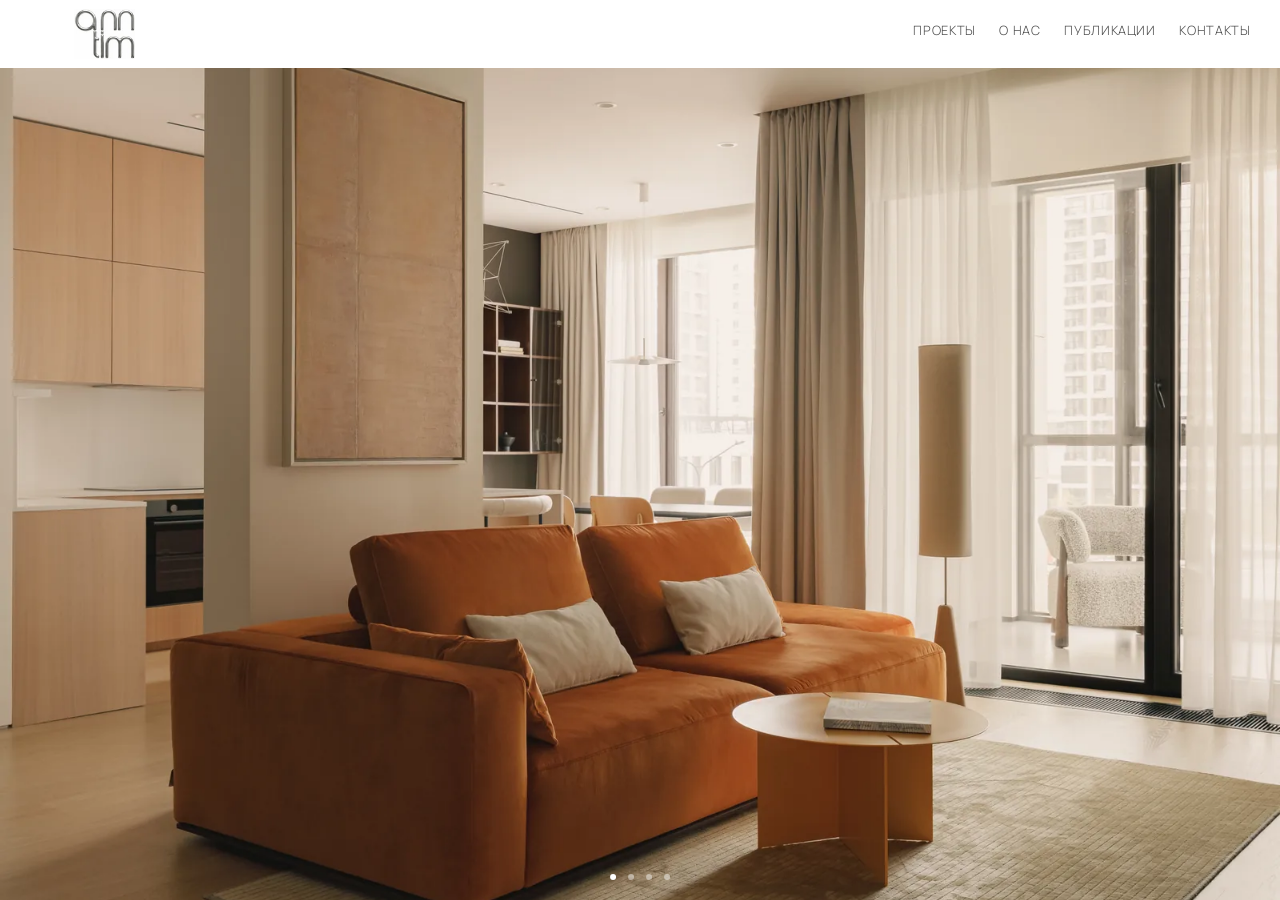
<file: index.html>
<!DOCTYPE html>
<html lang="ru">
<head>
<meta charset="utf-8">
<meta name="viewport" content="width=device-width, initial-scale=1">
<title>ann tim — студия дизайна интерьеров</title>
<meta name="description" content="Студия дизайна интерьеров ann tim: жилые и общественные пространства.">
<meta property="og:title" content="ann tim — студия дизайна интерьеров">
<meta property="og:description" content="Студия дизайна интерьеров ann tim: жилые и общественные пространства.">
<meta property="og:type" content="website">
<meta property="og:site_name" content="ann tim">
<meta property="og:url" content="https://popov-mikhail.github.io/ann-tim-site/">
<meta property="og:image" content="https://popov-mikhail.github.io/ann-tim-site/assets/img/og-cover-v3.jpg">
<meta property="og:image:width" content="1200">
<meta property="og:image:height" content="630">
<meta property="og:image:alt" content="Интерьер и логотип студии ann tim">
<meta name="twitter:card" content="summary_large_image">
<link rel="canonical" href="https://popov-mikhail.github.io/ann-tim-site/">
<link rel="preload" as="image" type="image/webp" media="(max-width: 860px)"
      href="assets/img/mobile/mobile-slide-3-1000.webp"
      imagesrcset="assets/img/mobile/mobile-slide-3-720.webp 720w,
                   assets/img/mobile/mobile-slide-3-1000.webp 1000w,
                   assets/img/mobile/mobile-slide-3-1400.webp 1400w"
      imagesizes="100vw" fetchpriority="high">
<link rel="preload" as="image" type="image/webp" media="(min-width: 861px)"
      href="assets/img/slide-1-1600.webp"
      imagesrcset="assets/img/slide-1-1000.webp 1000w,
                   assets/img/slide-1-1600.webp 1600w,
                   assets/img/slide-1-2400.webp 2400w"
      imagesizes="100vw" fetchpriority="high">
<link rel="icon" href="assets/img/favicon.png" type="image/png">
<link rel="stylesheet" href="assets/css/styles.css?v=19">
</head>
<body>
<a class="skip-link" href="#main">К основному содержанию</a>
<header class="site-header">
  <a class="logo" href="./" aria-label="ann tim — на главную">
    <picture>
      <source type="image/webp"
              srcset="assets/img/logo-100.webp 100w, assets/img/logo-200.webp 200w"
              sizes="(max-width: 860px) 50px, min(4.8vw, 92px)">
      <img src="assets/img/logo.png" alt="ann tim" width="238" height="194"
           fetchpriority="high" decoding="async">
    </picture>
  </a>

  <button class="nav-toggle" type="button" data-nav-toggle
          aria-expanded="false" aria-controls="nav" aria-label="Открыть меню"><span></span></button>

  <nav class="nav" id="nav" data-nav aria-label="Основное меню">
    <ul>
        <li><a href="projects/">ПРОЕКТЫ</a></li>
        <li><a href="about/">О НАС</a></li>
        <li><a href="publications/">ПУБЛИКАЦИИ</a></li>
        <li><a href="contacts/">КОНТАКТЫ</a></li>
    </ul>
  </nav>
</header>

<main class="hero" id="main" data-carousel>
  <h1 class="visually-hidden">ann tim — студия дизайна интерьеров</h1>
  <div class="hero__slides">
      <figure class="slide is-active" aria-hidden="false">
        <picture>
          <source media="(max-width: 860px)" type="image/webp"
                  srcset="assets/img/mobile/mobile-slide-3-720.webp 720w,
                          assets/img/mobile/mobile-slide-3-1000.webp 1000w,
                          assets/img/mobile/mobile-slide-3-1400.webp 1400w"
                  sizes="100vw">
          <source media="(max-width: 860px)" type="image/jpeg"
                  srcset="assets/img/mobile/mobile-slide-3-1000.jpg?v=2 1000w,
                          assets/img/mobile/mobile-slide-3-1400.jpg?v=2 1400w"
                  sizes="100vw">
          <source type="image/webp"
                  srcset="assets/img/slide-1-1000.webp 1000w,
                          assets/img/slide-1-1600.webp 1600w,
                          assets/img/slide-1-2400.webp 2400w"
                  sizes="100vw">
          <img style="--pos:77%" src="assets/img/slide-1-1600.jpg" alt="Интерьер проекта студии ann tim"
               width="1600" height="1200"
               fetchpriority="high"
               decoding="async">
        </picture>
      </figure>
      <figure class="slide" aria-hidden="true">
        <picture>
          <source media="(max-width: 860px)" type="image/webp"
                  srcset="assets/img/mobile/mobile-slide-7-720.webp 720w,
                          assets/img/mobile/mobile-slide-7-1000.webp 1000w,
                          assets/img/mobile/mobile-slide-7-1400.webp 1400w"
                  sizes="100vw">
          <source media="(max-width: 860px)" type="image/jpeg"
                  srcset="assets/img/mobile/mobile-slide-7-1000.jpg?v=2 1000w,
                          assets/img/mobile/mobile-slide-7-1400.jpg?v=2 1400w"
                  sizes="100vw">
          <source type="image/webp"
                  srcset="assets/img/slide-2-1000.webp 1000w,
                          assets/img/slide-2-1600.webp 1600w,
                          assets/img/slide-2-2400.webp 2400w"
                  sizes="100vw">
          <img style="--pos:68%" src="assets/img/slide-2-1600.jpg" alt="Интерьер проекта студии ann tim"
               width="1600" height="1200"
               loading="lazy"
               decoding="async">
        </picture>
      </figure>
      <figure class="slide" aria-hidden="true">
        <picture>
          <source media="(max-width: 860px)" type="image/webp"
                  srcset="assets/img/mobile/mobile-slide-4-720.webp 720w,
                          assets/img/mobile/mobile-slide-4-1000.webp 1000w,
                          assets/img/mobile/mobile-slide-4-1400.webp 1400w"
                  sizes="100vw">
          <source media="(max-width: 860px)" type="image/jpeg"
                  srcset="assets/img/mobile/mobile-slide-4-1000.jpg?v=2 1000w,
                          assets/img/mobile/mobile-slide-4-1400.jpg?v=2 1400w"
                  sizes="100vw">
          <source type="image/webp"
                  srcset="assets/img/slide-3-1000.webp 1000w,
                          assets/img/slide-3-1600.webp 1600w,
                          assets/img/slide-3-2400.webp 2400w"
                  sizes="100vw">
          <img style="--pos:55%" src="assets/img/slide-3-1600.jpg" alt="Интерьер проекта студии ann tim"
               width="1600" height="1200"
               loading="lazy"
               decoding="async">
        </picture>
      </figure>
      <figure class="slide" aria-hidden="true">
        <picture>
          <source media="(max-width: 860px)" type="image/webp"
                  srcset="assets/img/mobile/mobile-slide-6-720.webp 720w,
                          assets/img/mobile/mobile-slide-6-1000.webp 1000w,
                          assets/img/mobile/mobile-slide-6-1400.webp 1400w"
                  sizes="100vw">
          <source media="(max-width: 860px)" type="image/jpeg"
                  srcset="assets/img/mobile/mobile-slide-6-1000.jpg?v=2 1000w,
                          assets/img/mobile/mobile-slide-6-1400.jpg?v=2 1400w"
                  sizes="100vw">
          <source type="image/webp"
                  srcset="assets/img/slide-4-1000.webp 1000w,
                          assets/img/slide-4-1600.webp 1600w,
                          assets/img/slide-4-2400.webp 2400w"
                  sizes="100vw">
          <img style="--pos:65%" src="assets/img/slide-4-1600.jpg" alt="Интерьер проекта студии ann tim"
               width="1600" height="1200"
               loading="lazy"
               decoding="async">
        </picture>
      </figure>
      <figure class="slide" data-mobile-only aria-hidden="true">
        <picture>
          <source media="(max-width: 860px)" type="image/webp"
                  srcset="assets/img/mobile/mobile-slide-2-720.webp 720w,
                          assets/img/mobile/mobile-slide-2-1000.webp 1000w,
                          assets/img/mobile/mobile-slide-2-1400.webp 1400w"
                  sizes="100vw">
          <source media="(max-width: 860px)" type="image/jpeg"
                  srcset="assets/img/mobile/mobile-slide-2-1000.jpg?v=2 1000w,
                          assets/img/mobile/mobile-slide-2-1400.jpg?v=2 1400w"
                  sizes="100vw">
          <img style="--pos:50%" src="assets/img/mobile/mobile-slide-2-1000.jpg?v=2"
               alt="Интерьер проекта студии ann tim"
               width="1000" height="1333"
               loading="lazy"
               decoding="async">
        </picture>
      </figure>
      <figure class="slide" data-mobile-only aria-hidden="true">
        <picture>
          <source media="(max-width: 860px)" type="image/webp"
                  srcset="assets/img/mobile/mobile-slide-1-720.webp 720w,
                          assets/img/mobile/mobile-slide-1-1000.webp 1000w,
                          assets/img/mobile/mobile-slide-1-1400.webp 1400w"
                  sizes="100vw">
          <source media="(max-width: 860px)" type="image/jpeg"
                  srcset="assets/img/mobile/mobile-slide-1-1000.jpg?v=2 1000w,
                          assets/img/mobile/mobile-slide-1-1400.jpg?v=2 1400w"
                  sizes="100vw">
          <img style="--pos:50%" src="assets/img/mobile/mobile-slide-1-1000.jpg?v=2"
               alt="Интерьер проекта студии ann tim"
               width="1000" height="1332"
               loading="lazy"
               decoding="async">
        </picture>
      </figure>
      <figure class="slide" data-mobile-only aria-hidden="true">
        <picture>
          <source media="(max-width: 860px)" type="image/webp"
                  srcset="assets/img/mobile/mobile-slide-5-720.webp 720w,
                          assets/img/mobile/mobile-slide-5-1000.webp 1000w,
                          assets/img/mobile/mobile-slide-5-1400.webp 1400w"
                  sizes="100vw">
          <source media="(max-width: 860px)" type="image/jpeg"
                  srcset="assets/img/mobile/mobile-slide-5-1000.jpg?v=2 1000w,
                          assets/img/mobile/mobile-slide-5-1400.jpg?v=2 1400w"
                  sizes="100vw">
          <img style="--pos:50%" src="assets/img/mobile/mobile-slide-5-1000.jpg?v=2"
               alt="Интерьер проекта студии ann tim"
               width="1000" height="1333"
               loading="lazy"
               decoding="async">
        </picture>
      </figure>
  </div>

  <div class="hero__dots" role="tablist" aria-label="Кадры на главной">
      <button type="button" role="tab" aria-selected="true" tabindex="0" aria-label="Кадр 1 из 4"></button>
      <button type="button" role="tab" aria-selected="false" tabindex="-1" aria-label="Кадр 2 из 4"></button>
      <button type="button" role="tab" aria-selected="false" tabindex="-1" aria-label="Кадр 3 из 4"></button>
      <button type="button" role="tab" aria-selected="false" tabindex="-1" aria-label="Кадр 4 из 4"></button>
      <button type="button" role="tab" data-mobile-only aria-selected="false" tabindex="-1" aria-label="Кадр 5 из 7"></button>
      <button type="button" role="tab" data-mobile-only aria-selected="false" tabindex="-1" aria-label="Кадр 6 из 7"></button>
      <button type="button" role="tab" data-mobile-only aria-selected="false" tabindex="-1" aria-label="Кадр 7 из 7"></button>
  </div>
</main>

<script src="assets/js/main.js?v=6" defer></script>
</body>
</html>
</file>
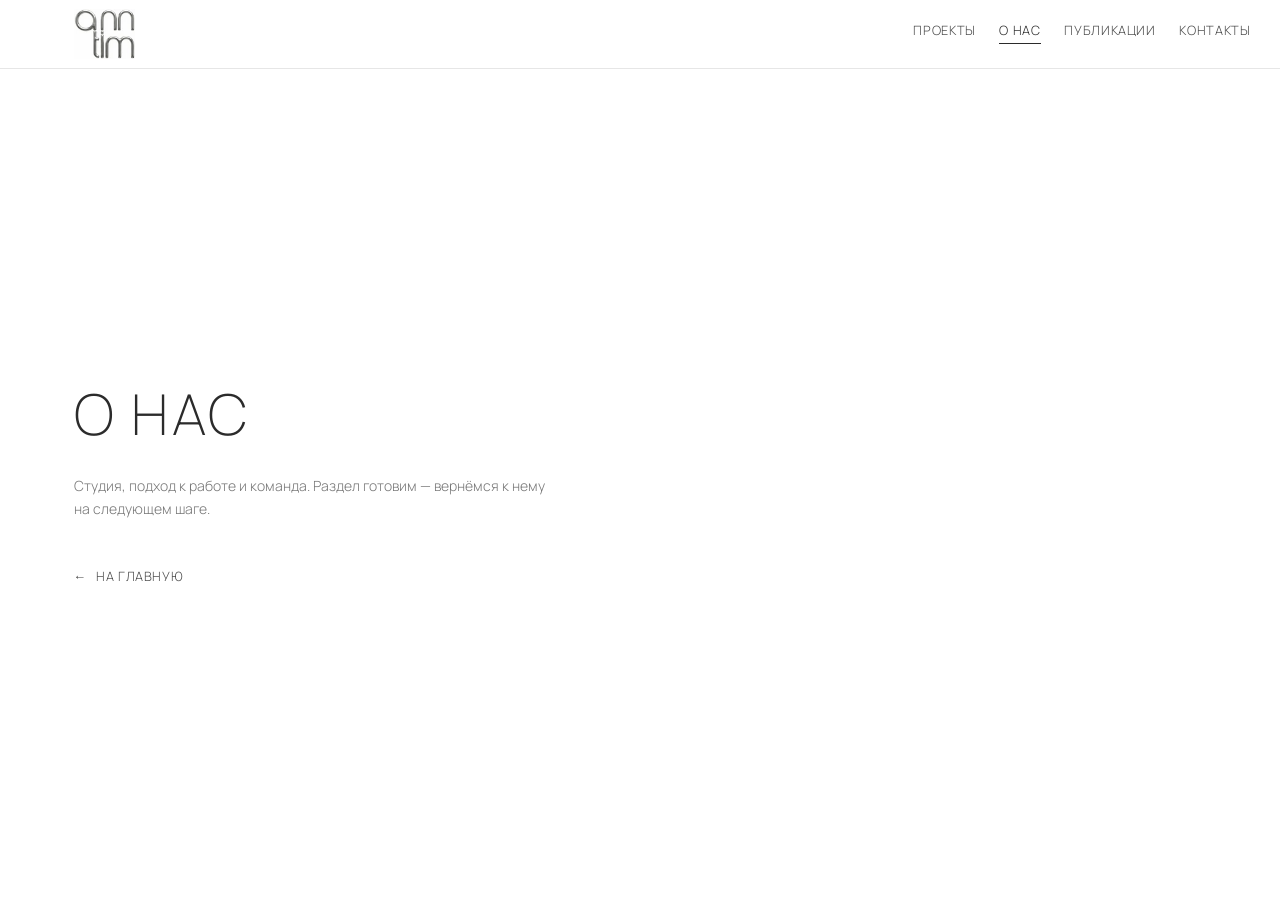
<file: about/index.html>
<!DOCTYPE html>
<html lang="ru">
<head>
<meta charset="utf-8">
<meta name="viewport" content="width=device-width, initial-scale=1">
<title>О нас — ann tim</title>
<meta name="description" content="Студия, подход к работе и команда.">
<meta property="og:title" content="О нас — ann tim">
<meta property="og:description" content="Студия, подход к работе и команда.">
<meta property="og:type" content="website">
<meta property="og:site_name" content="ann tim">
<meta property="og:url" content="https://popov-mikhail.github.io/ann-tim-site/about/">
<meta property="og:image" content="https://popov-mikhail.github.io/ann-tim-site/assets/img/og-cover-v3.jpg">
<meta property="og:image:width" content="1200">
<meta property="og:image:height" content="630">
<meta property="og:image:alt" content="Интерьер и логотип студии ann tim">
<meta name="twitter:card" content="summary_large_image">
<link rel="canonical" href="https://popov-mikhail.github.io/ann-tim-site/about/">
<link rel="icon" href="../assets/img/favicon.png" type="image/png">
<link rel="stylesheet" href="../assets/css/styles.css?v=19">
</head>
<body>
<a class="skip-link" href="#main">К основному содержанию</a>
<header class="site-header">
  <a class="logo" href="../" aria-label="ann tim — на главную">
    <picture>
      <source type="image/webp"
              srcset="../assets/img/logo-100.webp 100w, ../assets/img/logo-200.webp 200w"
              sizes="(max-width: 860px) 50px, min(4.8vw, 92px)">
      <img src="../assets/img/logo.png" alt="ann tim" width="238" height="194"
           decoding="async">
    </picture>
  </a>

  <button class="nav-toggle" type="button" data-nav-toggle
          aria-expanded="false" aria-controls="nav" aria-label="Открыть меню"><span></span></button>

  <nav class="nav" id="nav" data-nav aria-label="Основное меню">
    <ul>
        <li><a href="../projects/">ПРОЕКТЫ</a></li>
        <li><a href="../about/" aria-current="page">О НАС</a></li>
        <li><a href="../publications/">ПУБЛИКАЦИИ</a></li>
        <li><a href="../contacts/">КОНТАКТЫ</a></li>
    </ul>
  </nav>
</header>

<main class="page" id="main">
  <h1 class="page__title">О НАС</h1>
  <p class="page__note">Студия, подход к работе и команда. Раздел готовим — вернёмся к нему на следующем шаге.</p>
  <a class="page__back" href="../">На главную</a>
</main>

<script src="../assets/js/main.js?v=6" defer></script>
</body>
</html>
</file>
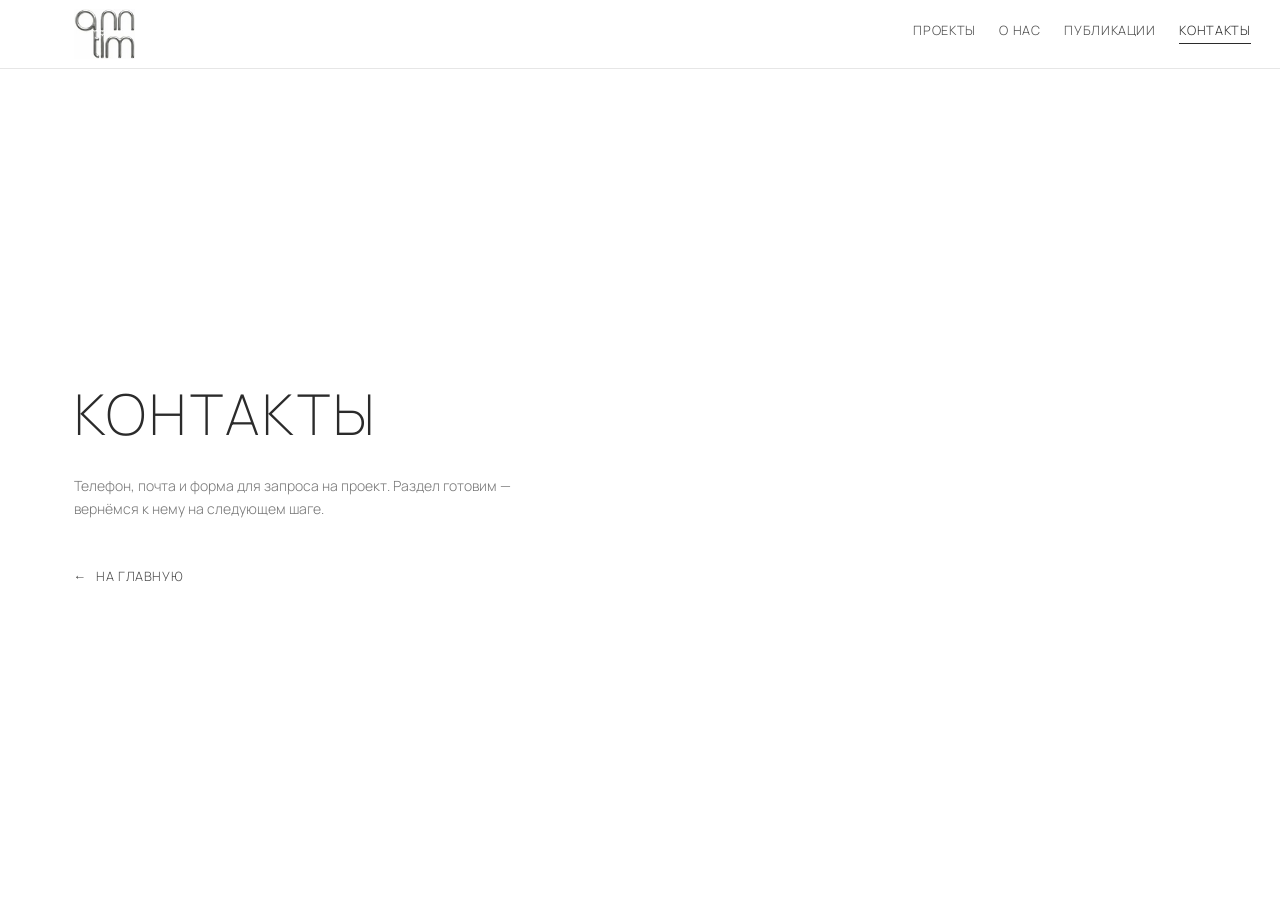
<file: contacts/index.html>
<!DOCTYPE html>
<html lang="ru">
<head>
<meta charset="utf-8">
<meta name="viewport" content="width=device-width, initial-scale=1">
<title>Контакты — ann tim</title>
<meta name="description" content="Телефон, почта и форма для запроса на проект.">
<meta property="og:title" content="Контакты — ann tim">
<meta property="og:description" content="Телефон, почта и форма для запроса на проект.">
<meta property="og:type" content="website">
<meta property="og:site_name" content="ann tim">
<meta property="og:url" content="https://popov-mikhail.github.io/ann-tim-site/contacts/">
<meta property="og:image" content="https://popov-mikhail.github.io/ann-tim-site/assets/img/og-cover-v3.jpg">
<meta property="og:image:width" content="1200">
<meta property="og:image:height" content="630">
<meta property="og:image:alt" content="Интерьер и логотип студии ann tim">
<meta name="twitter:card" content="summary_large_image">
<link rel="canonical" href="https://popov-mikhail.github.io/ann-tim-site/contacts/">
<link rel="icon" href="../assets/img/favicon.png" type="image/png">
<link rel="stylesheet" href="../assets/css/styles.css?v=19">
</head>
<body>
<a class="skip-link" href="#main">К основному содержанию</a>
<header class="site-header">
  <a class="logo" href="../" aria-label="ann tim — на главную">
    <picture>
      <source type="image/webp"
              srcset="../assets/img/logo-100.webp 100w, ../assets/img/logo-200.webp 200w"
              sizes="(max-width: 860px) 50px, min(4.8vw, 92px)">
      <img src="../assets/img/logo.png" alt="ann tim" width="238" height="194"
           decoding="async">
    </picture>
  </a>

  <button class="nav-toggle" type="button" data-nav-toggle
          aria-expanded="false" aria-controls="nav" aria-label="Открыть меню"><span></span></button>

  <nav class="nav" id="nav" data-nav aria-label="Основное меню">
    <ul>
        <li><a href="../projects/">ПРОЕКТЫ</a></li>
        <li><a href="../about/">О НАС</a></li>
        <li><a href="../publications/">ПУБЛИКАЦИИ</a></li>
        <li><a href="../contacts/" aria-current="page">КОНТАКТЫ</a></li>
    </ul>
  </nav>
</header>

<main class="page" id="main">
  <h1 class="page__title">КОНТАКТЫ</h1>
  <p class="page__note">Телефон, почта и форма для запроса на проект. Раздел готовим — вернёмся к нему на следующем шаге.</p>
  <a class="page__back" href="../">На главную</a>
</main>

<script src="../assets/js/main.js?v=6" defer></script>
</body>
</html>
</file>
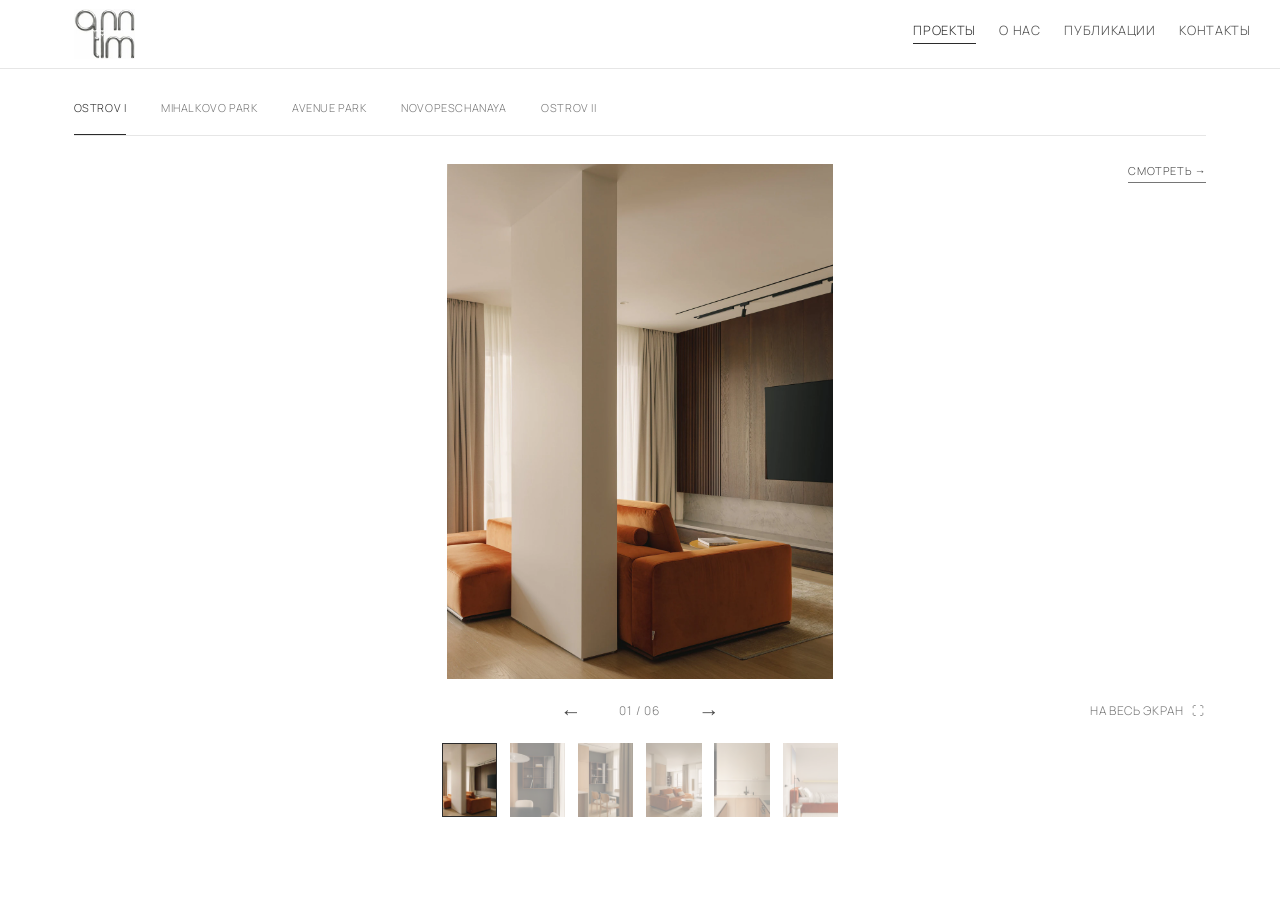
<file: projects/index.html>
<!DOCTYPE html>
<html lang="ru">
<head>
<meta charset="utf-8">
<meta name="viewport" content="width=device-width, initial-scale=1">
<title>Проекты — ann tim</title>
<meta name="description" content="Портфолио студии: реализованные интерьеры квартир, домов и общественных пространств.">
<meta property="og:title" content="Проекты — ann tim">
<meta property="og:description" content="Портфолио студии: реализованные интерьеры квартир, домов и общественных пространств.">
<meta property="og:type" content="website">
<meta property="og:site_name" content="ann tim">
<meta property="og:url" content="https://popov-mikhail.github.io/ann-tim-site/projects/">
<meta property="og:image" content="https://popov-mikhail.github.io/ann-tim-site/assets/img/og-cover-v3.jpg">
<meta property="og:image:width" content="1200">
<meta property="og:image:height" content="630">
<meta property="og:image:alt" content="Интерьер и логотип студии ann tim">
<meta name="twitter:card" content="summary_large_image">
<link rel="canonical" href="https://popov-mikhail.github.io/ann-tim-site/projects/">
<link rel="icon" href="../assets/img/favicon.png" type="image/png">
<link rel="stylesheet" href="../assets/css/styles.css?v=20">
</head>
<body>
<a class="skip-link" href="#main">К основному содержанию</a>
<header class="site-header">
  <a class="logo" href="../" aria-label="ann tim — на главную">
    <picture>
      <source type="image/webp"
              srcset="../assets/img/logo-100.webp 100w, ../assets/img/logo-200.webp 200w"
              sizes="(max-width: 860px) 50px, min(4.8vw, 92px)">
      <img src="../assets/img/logo.png" alt="ann tim" width="238" height="194"
           decoding="async">
    </picture>
  </a>

  <button class="nav-toggle" type="button" data-nav-toggle
          aria-expanded="false" aria-controls="nav" aria-label="Открыть меню"><span></span></button>

  <nav class="nav" id="nav" data-nav aria-label="Основное меню">
    <ul>
        <li><a href="../projects/" aria-current="page">ПРОЕКТЫ</a></li>
        <li><a href="../about/">О НАС</a></li>
        <li><a href="../publications/">ПУБЛИКАЦИИ</a></li>
        <li><a href="../contacts/">КОНТАКТЫ</a></li>
    </ul>
  </nav>
</header>

<main class="projects-gallery" id="main" data-project-gallery>
  <h1 class="visually-hidden">Проекты</h1>

  <div class="project-tabs-wrap">
    <div class="project-tabs" data-project-tabs role="tablist" aria-label="Выберите проект"></div>
  </div>

  <section class="project-viewer" aria-labelledby="project-title">
    <header class="project-viewer__header">
      <h2 class="visually-hidden" id="project-title" data-project-title>OSTROV I</h2>
      <a class="project-viewer__more" data-project-link
         href="./ostrov-i/">Смотреть <span aria-hidden="true">→</span></a>
    </header>

    <div class="project-stage" data-project-stage tabindex="0"
         aria-label="Фотография проекта. Нажмите, чтобы открыть на весь экран; листайте свайпом или стрелками">
      <img class="project-stage__image is-active" data-project-image-layer
           src="../assets/img/projects/ostrov-i/01.webp?v=4"
           alt="Проект OSTROV I, фотография 1 из 6"
           width="960" height="1280"
           loading="eager" fetchpriority="high" decoding="async">
      <img class="project-stage__image" data-project-image-layer
           alt="" aria-hidden="true" loading="eager" decoding="async">
      <span class="project-stage__loading" aria-hidden="true"></span>
    </div>

    <div class="project-viewer__controls">
      <button class="project-viewer__arrow" type="button" data-image-prev aria-label="Предыдущая фотография">
        <span aria-hidden="true">←</span>
      </button>
      <p class="project-viewer__counter" aria-live="polite">
        <span data-image-current>01</span><span aria-hidden="true"> / </span><span>06</span>
      </p>
      <button class="project-viewer__arrow" type="button" data-image-next aria-label="Следующая фотография">
        <span aria-hidden="true">→</span>
      </button>
      <button class="project-viewer__fullscreen" type="button" data-open-lightbox>
        <span class="project-viewer__fullscreen-label">На весь экран</span>
        <span aria-hidden="true">⛶</span>
      </button>
    </div>

    <div class="project-thumbs" data-project-thumbs role="tablist" aria-label="Фотографии выбранного проекта"></div>
  </section>
</main>

<div class="project-lightbox" data-project-lightbox role="dialog" aria-modal="true"
     aria-labelledby="lightbox-title" hidden>
  <header class="project-lightbox__header">
    <p class="project-lightbox__title" id="lightbox-title" data-lightbox-title>OSTROV I</p>
    <button class="project-lightbox__close" type="button" data-close-lightbox aria-label="Закрыть полноэкранный просмотр">
      <span aria-hidden="true"></span>
    </button>
  </header>
  <div class="project-lightbox__stage" data-lightbox-stage>
    <button class="project-lightbox__arrow project-lightbox__arrow--prev" type="button"
            data-lightbox-prev aria-label="Предыдущая фотография"><span aria-hidden="true">←</span></button>
    <div class="project-lightbox__media">
      <img class="project-lightbox__image" data-lightbox-image alt="" decoding="async">
    </div>
    <button class="project-lightbox__arrow project-lightbox__arrow--next" type="button"
            data-lightbox-next aria-label="Следующая фотография"><span aria-hidden="true">→</span></button>
  </div>
  <p class="project-lightbox__counter" aria-live="polite">
    <span data-lightbox-current>01</span><span aria-hidden="true"> / </span><span>06</span>
  </p>
</div>

<script src="../assets/js/main.js?v=6" defer></script>
<script src="../assets/js/projects.js?v=10" defer></script>
</body>
</html>
</file>
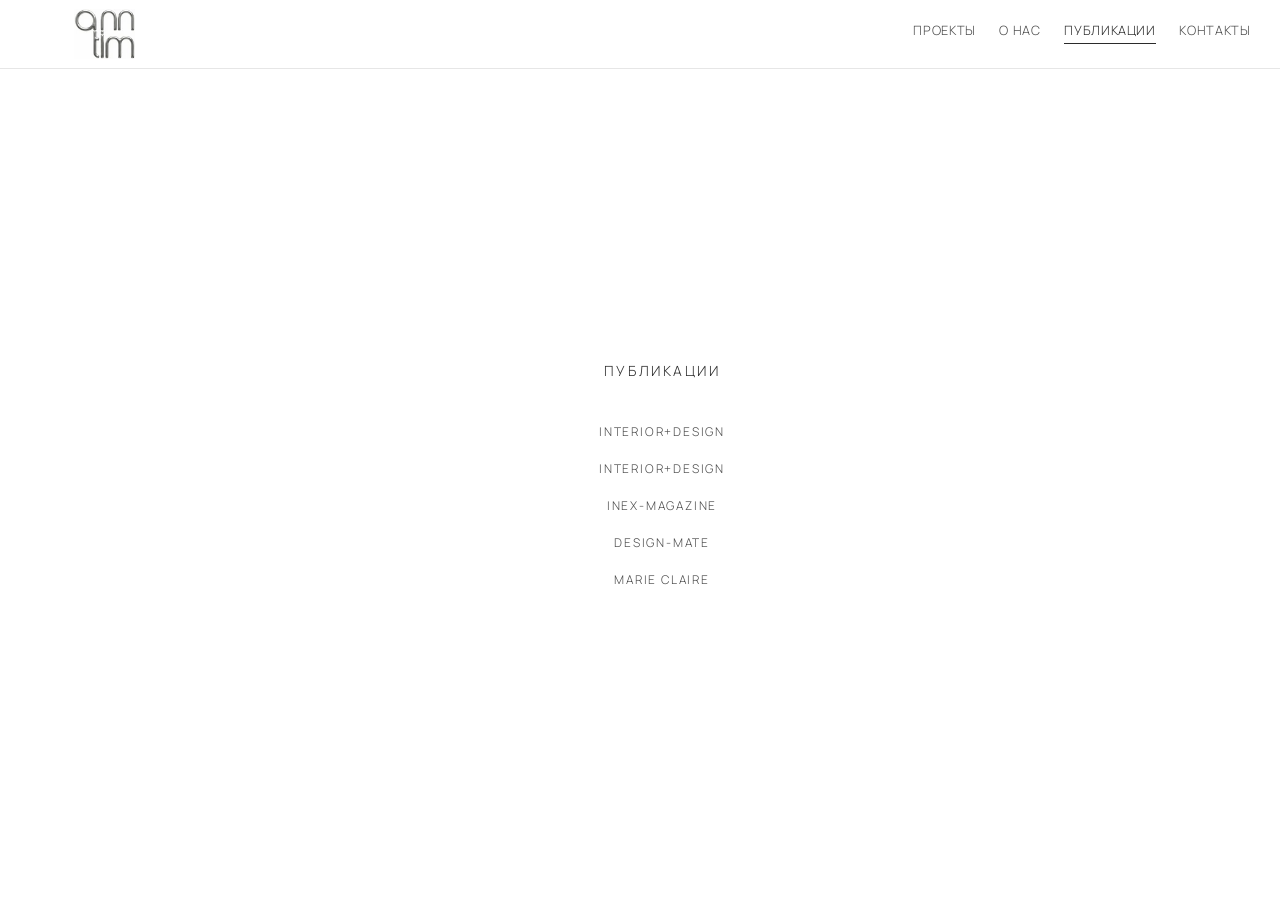
<file: publications/index.html>
<!DOCTYPE html>
<html lang="ru">
<head>
<meta charset="utf-8">
<meta name="viewport" content="width=device-width, initial-scale=1">
<title>Публикации — ann tim</title>
<meta name="description" content="Материалы о проектах студии в журналах и на профильных площадках.">
<meta property="og:title" content="Публикации — ann tim">
<meta property="og:description" content="Материалы о проектах студии в журналах и на профильных площадках.">
<meta property="og:type" content="website">
<meta property="og:site_name" content="ann tim">
<meta property="og:url" content="https://popov-mikhail.github.io/ann-tim-site/publications/">
<meta property="og:image" content="https://popov-mikhail.github.io/ann-tim-site/assets/img/og-cover-v3.jpg">
<meta property="og:image:width" content="1200">
<meta property="og:image:height" content="630">
<meta property="og:image:alt" content="Интерьер и логотип студии ann tim">
<meta name="twitter:card" content="summary_large_image">
<link rel="canonical" href="https://popov-mikhail.github.io/ann-tim-site/publications/">
<link rel="icon" href="../assets/img/favicon.png" type="image/png">
<link rel="stylesheet" href="../assets/css/styles.css?v=21">
</head>
<body>
<a class="skip-link" href="#main">К основному содержанию</a>
<header class="site-header">
  <a class="logo" href="../" aria-label="ann tim — на главную">
    <picture>
      <source type="image/webp"
              srcset="../assets/img/logo-100.webp 100w, ../assets/img/logo-200.webp 200w"
              sizes="(max-width: 860px) 50px, min(4.8vw, 92px)">
      <img src="../assets/img/logo.png" alt="ann tim" width="238" height="194"
           decoding="async">
    </picture>
  </a>

  <button class="nav-toggle" type="button" data-nav-toggle
          aria-expanded="false" aria-controls="nav" aria-label="Открыть меню"><span></span></button>

  <nav class="nav" id="nav" data-nav aria-label="Основное меню">
    <ul>
        <li><a href="../projects/">ПРОЕКТЫ</a></li>
        <li><a href="../about/">О НАС</a></li>
        <li><a href="../publications/" aria-current="page">ПУБЛИКАЦИИ</a></li>
        <li><a href="../contacts/">КОНТАКТЫ</a></li>
    </ul>
  </nav>
</header>

<main class="press-page" id="main">
  <section class="press" aria-labelledby="press-title">
    <h1 class="press__title" id="press-title">ПУБЛИКАЦИИ</h1>
    <ul class="press__list">
      <li>
        <a href="https://www.interior.ru/place/16175-anntimstudio-taunhaus-350-kv-metrov-dlya-molodoi-pari-v-podmoskovie.html"
           target="_blank" rel="noopener"
           aria-label="INTERIOR+DESIGN — публикация о таунхаусе в Подмосковье">INTERIOR+DESIGN</a>
      </li>
      <li>
        <a href="https://www.interior.ru/place/18134-derevyannii-dom-s-sovremennim-interierom-v-podmoskovie-proekt-anntimstudio.html"
           target="_blank" rel="noopener"
           aria-label="INTERIOR+DESIGN — публикация о деревянном доме в Подмосковье">INTERIOR+DESIGN</a>
      </li>
      <li>
        <a href="https://inex-magazine.ru/wp-content/uploads/2024/12/71.pdf"
           target="_blank" rel="noopener">INEX-MAGAZINE</a>
      </li>
      <li>
        <a href="https://design-mate.ru/read/objects/harmonious-and-discreet-house-interior-with-designer-details--project-by-anna-abarina-and-timofey-vorontsov"
           target="_blank" rel="noopener">DESIGN-MATE</a>
      </li>
      <li>
        <a href="https://mcmaison.ru/interior/houses/lakonichnyi-dom-350-m-v-podmoskove/"
           target="_blank" rel="noopener">MARIE CLAIRE</a>
      </li>
    </ul>
  </section>
</main>

<script src="../assets/js/main.js?v=6" defer></script>
</body>
</html>
</file>
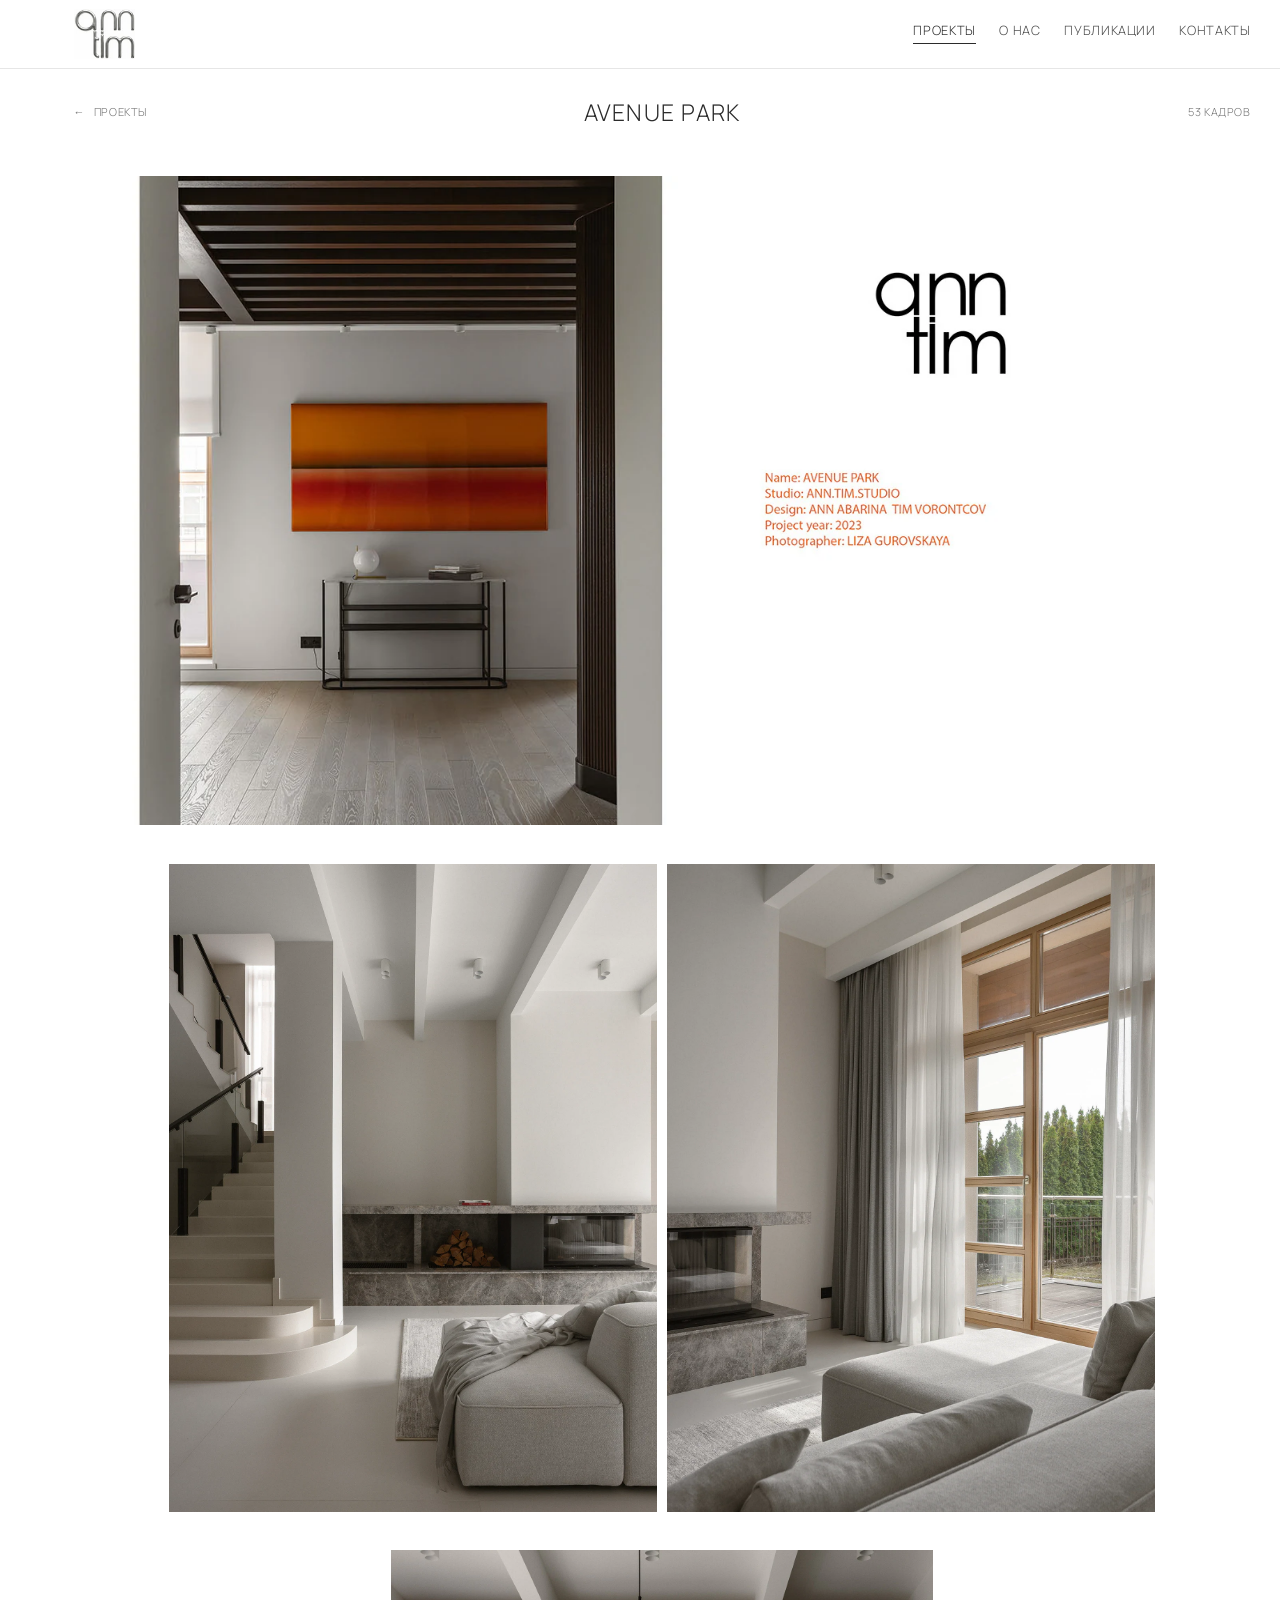
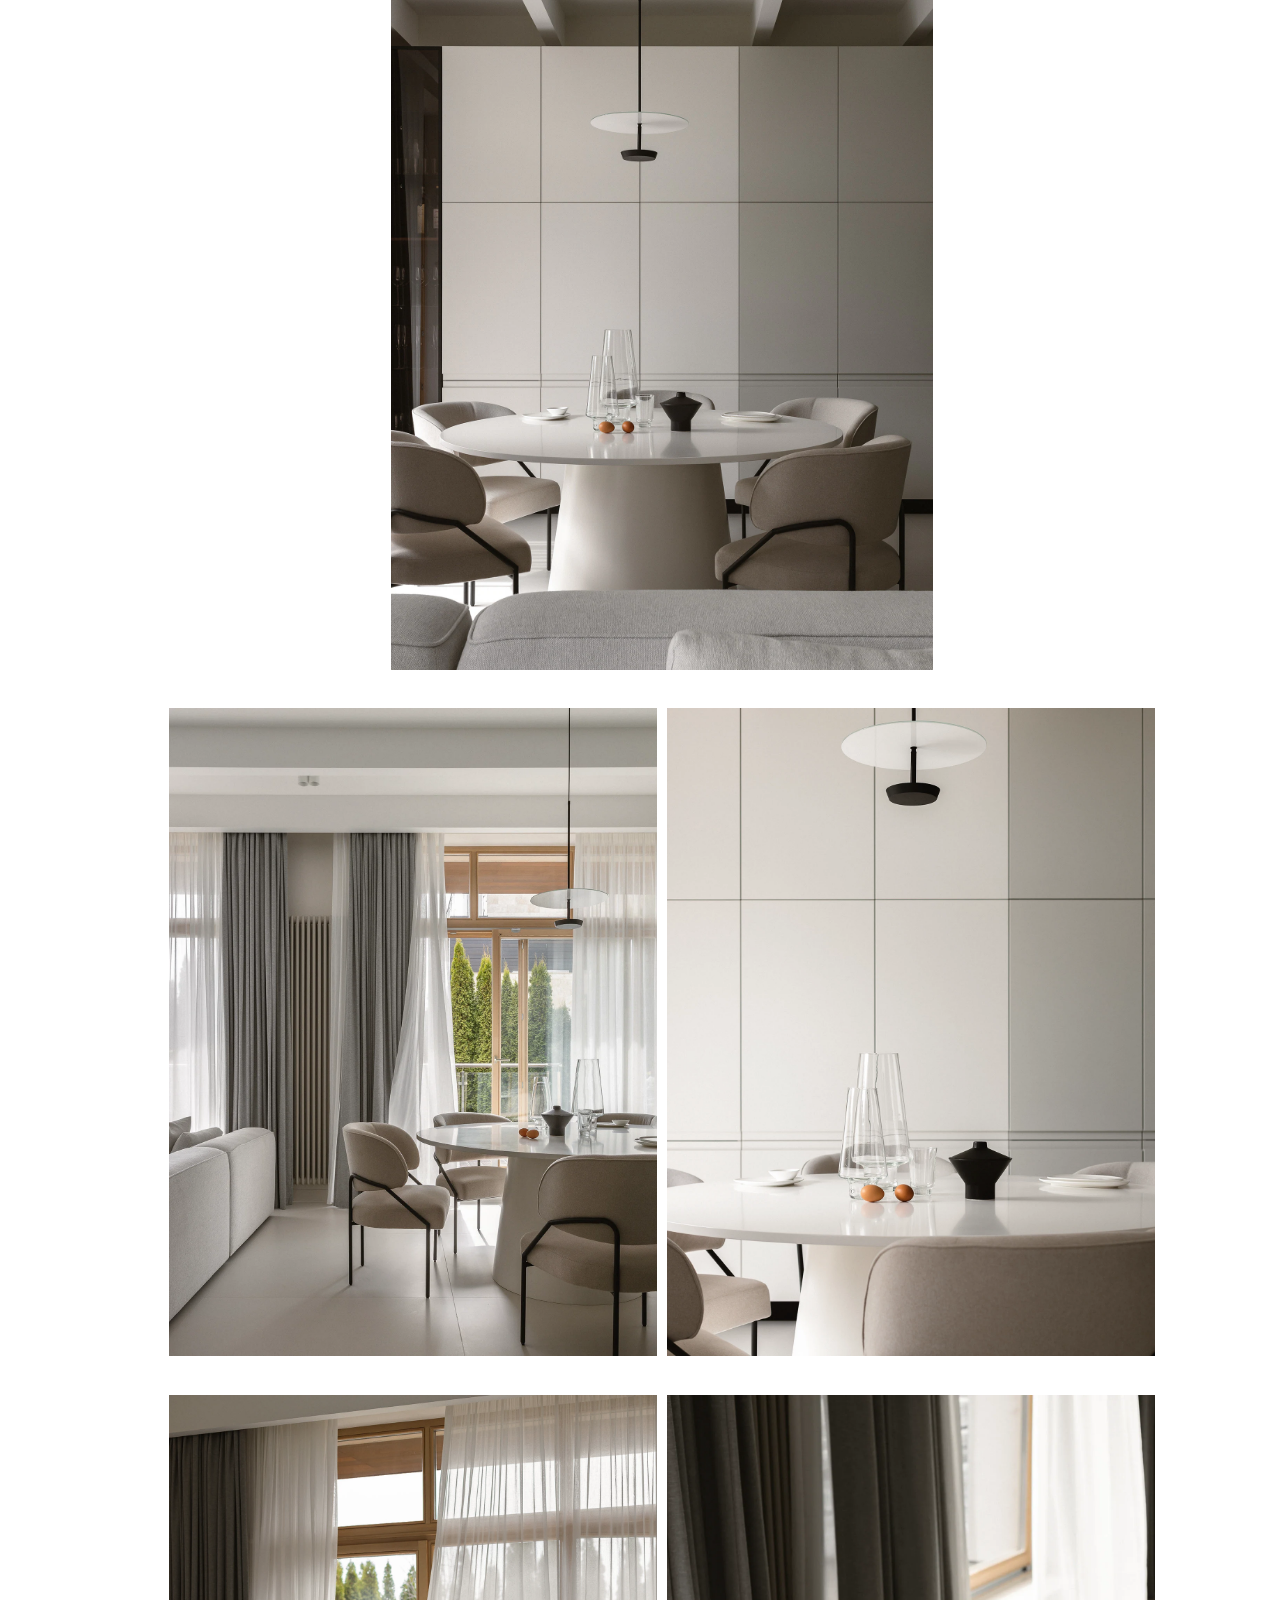
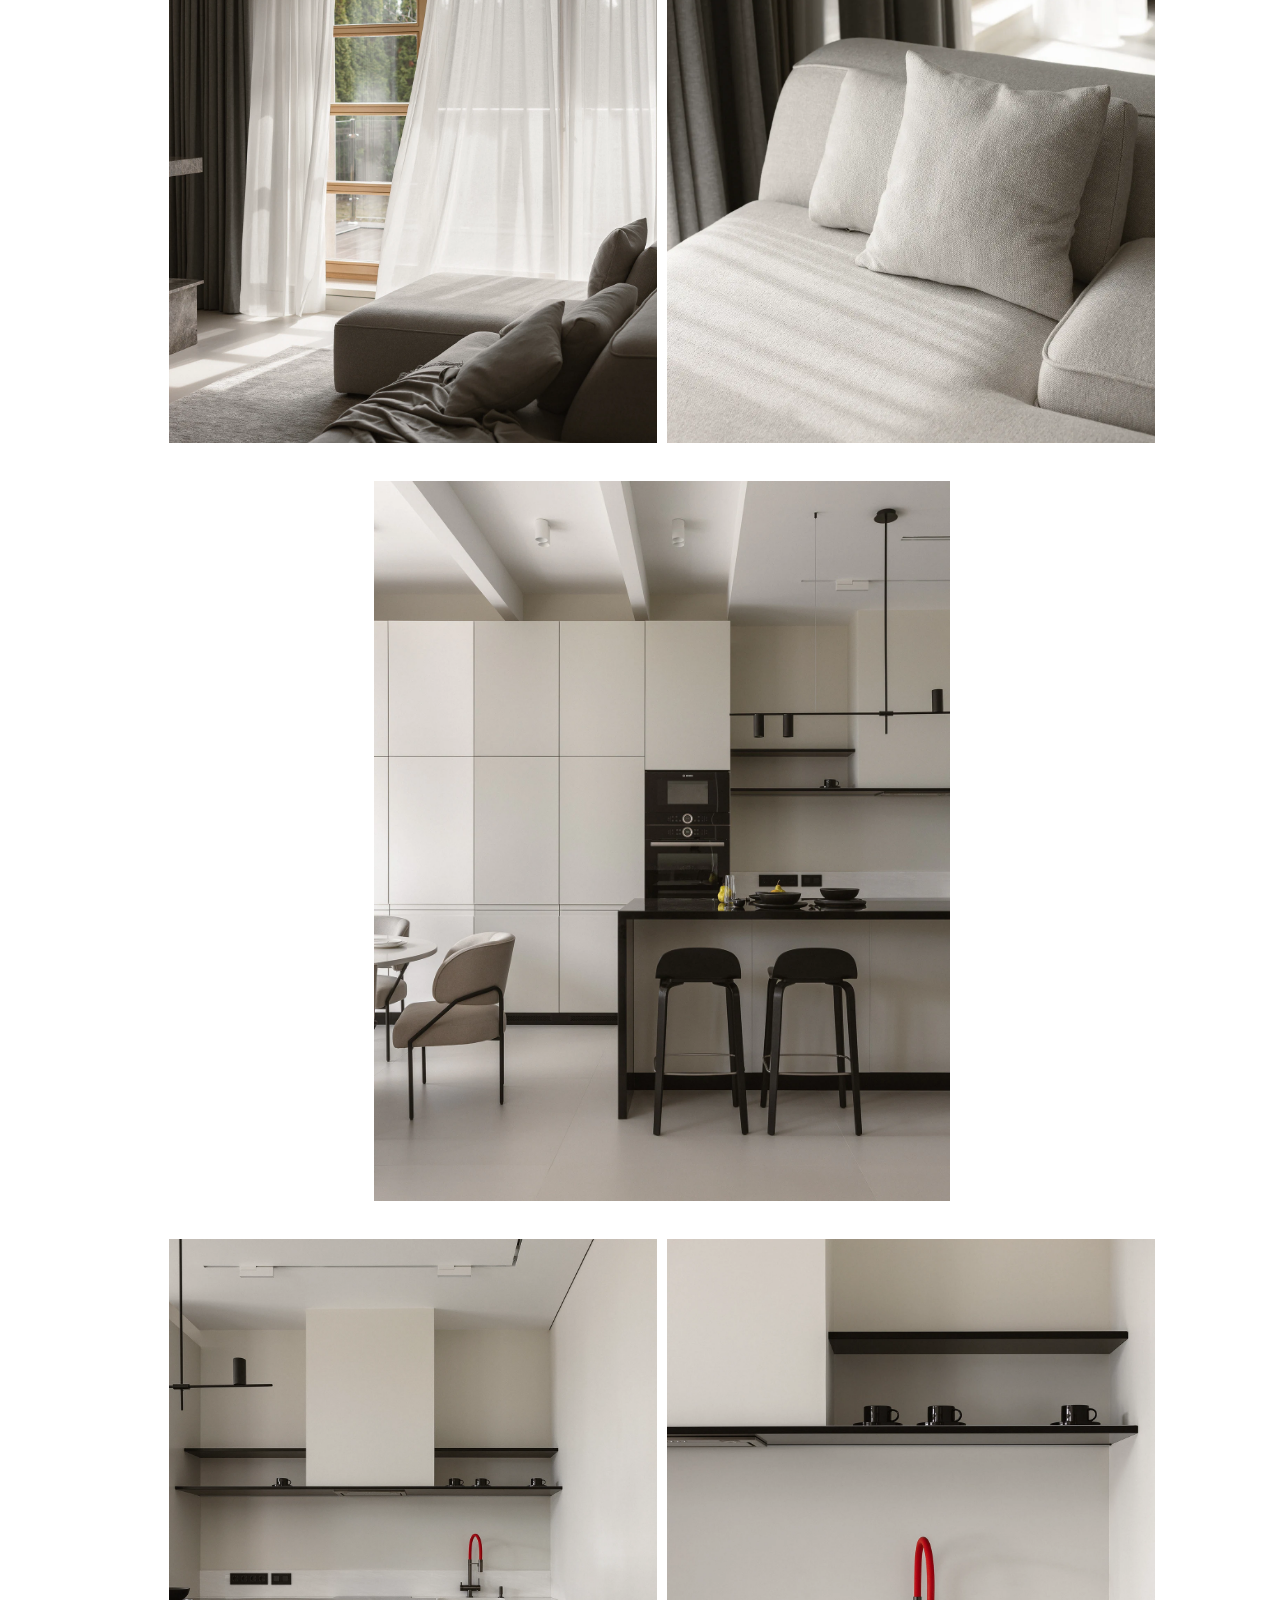
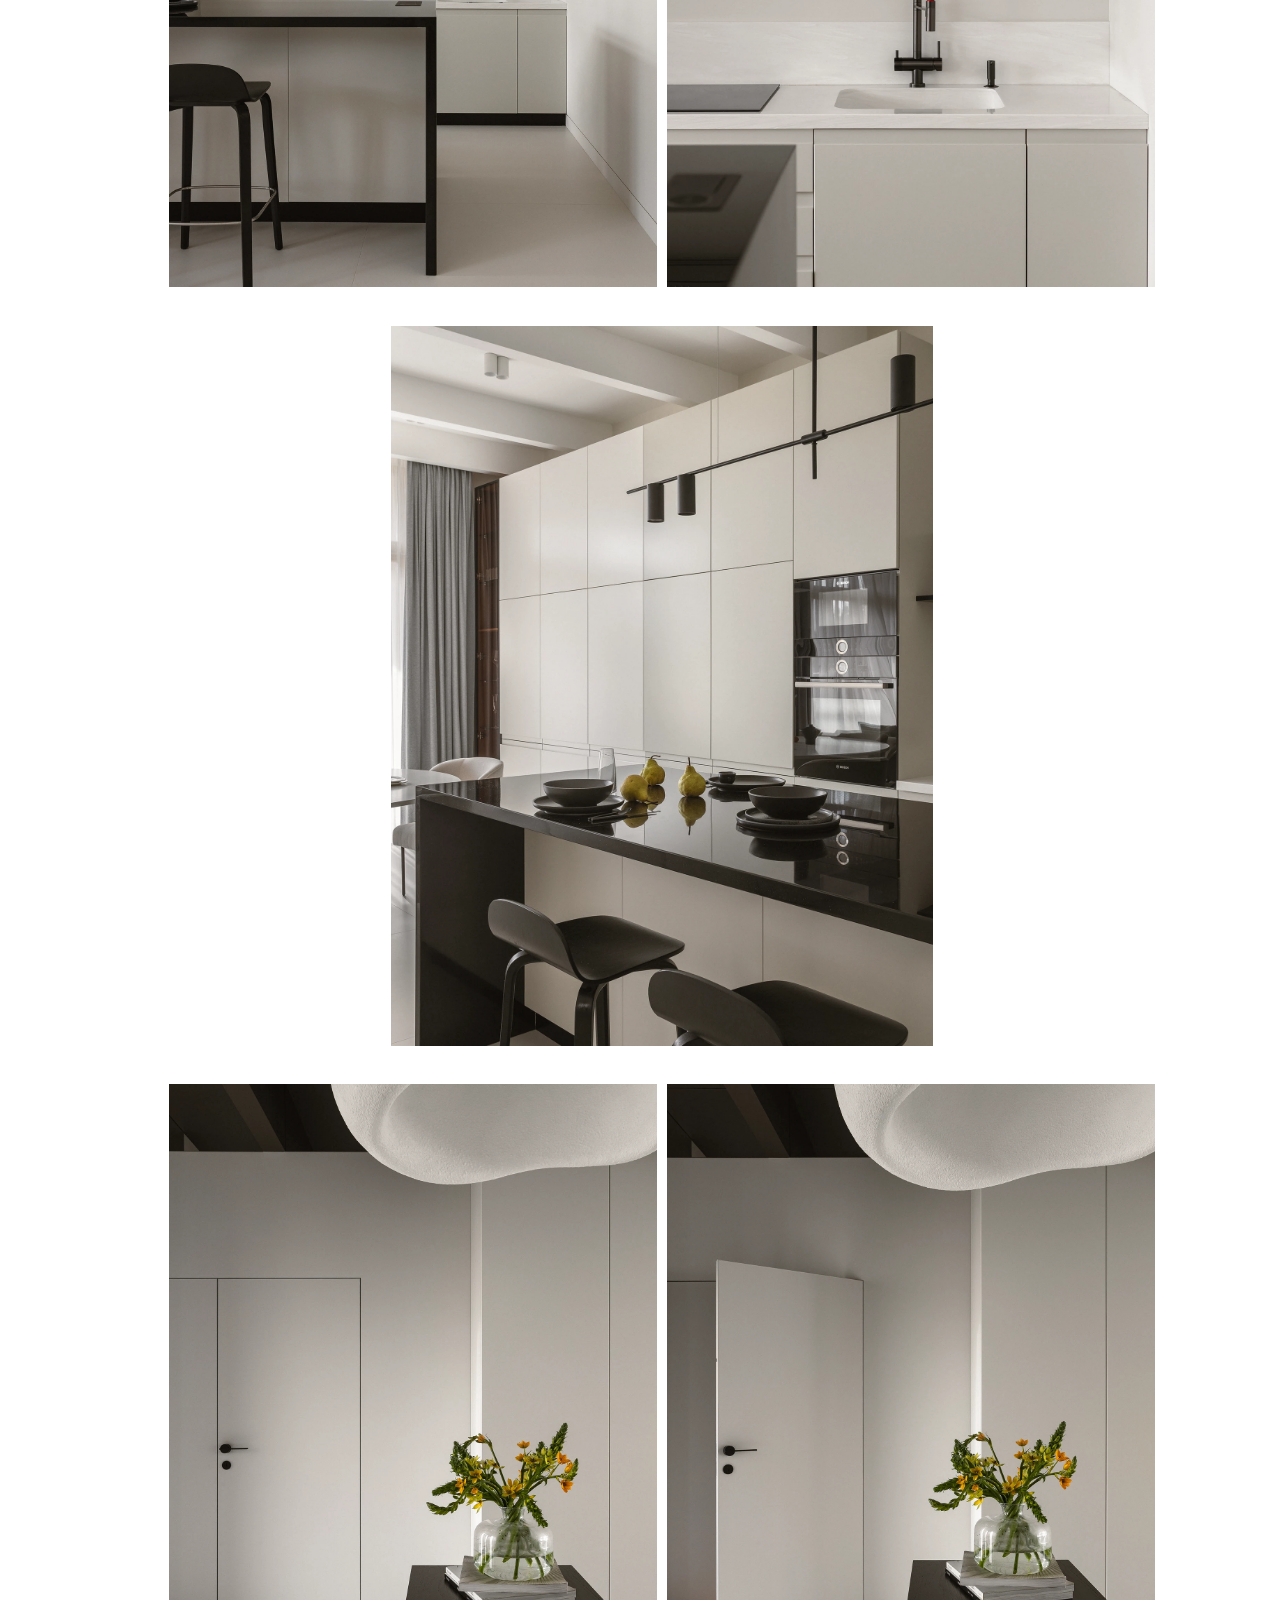
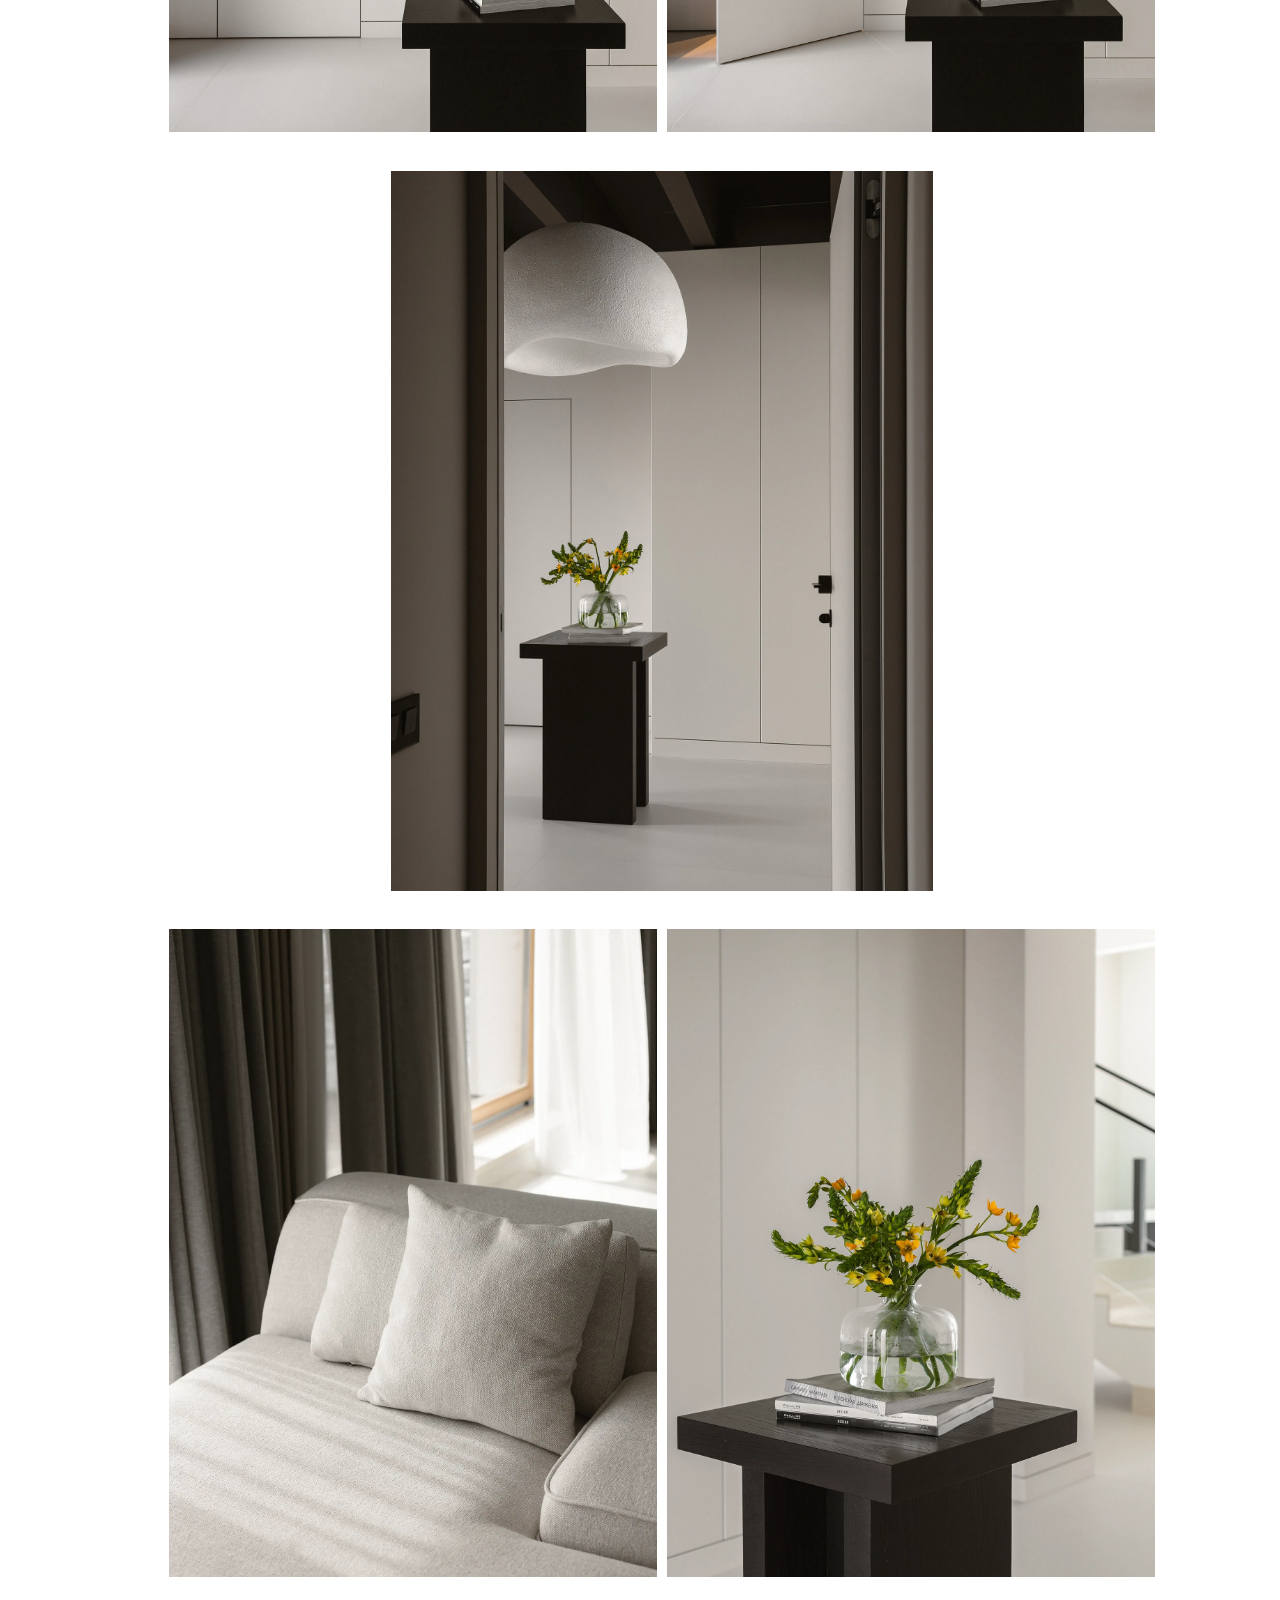
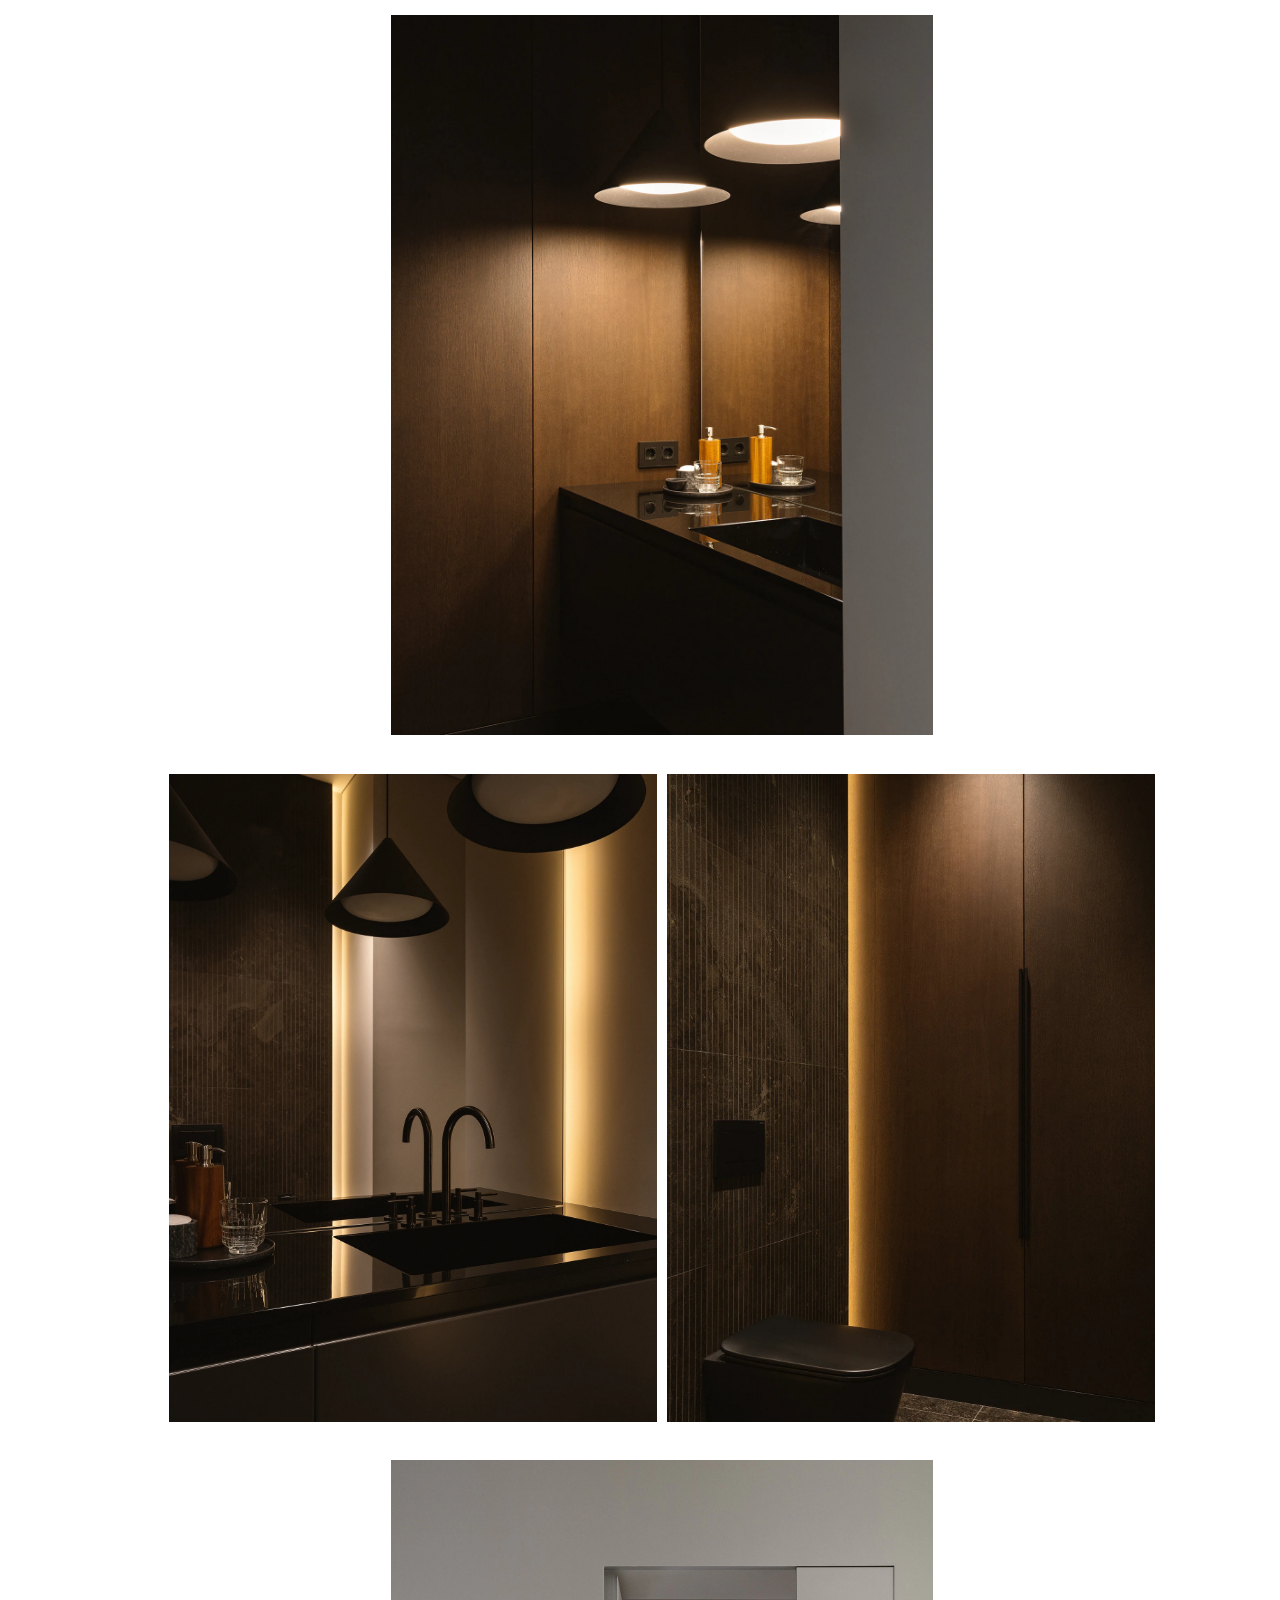
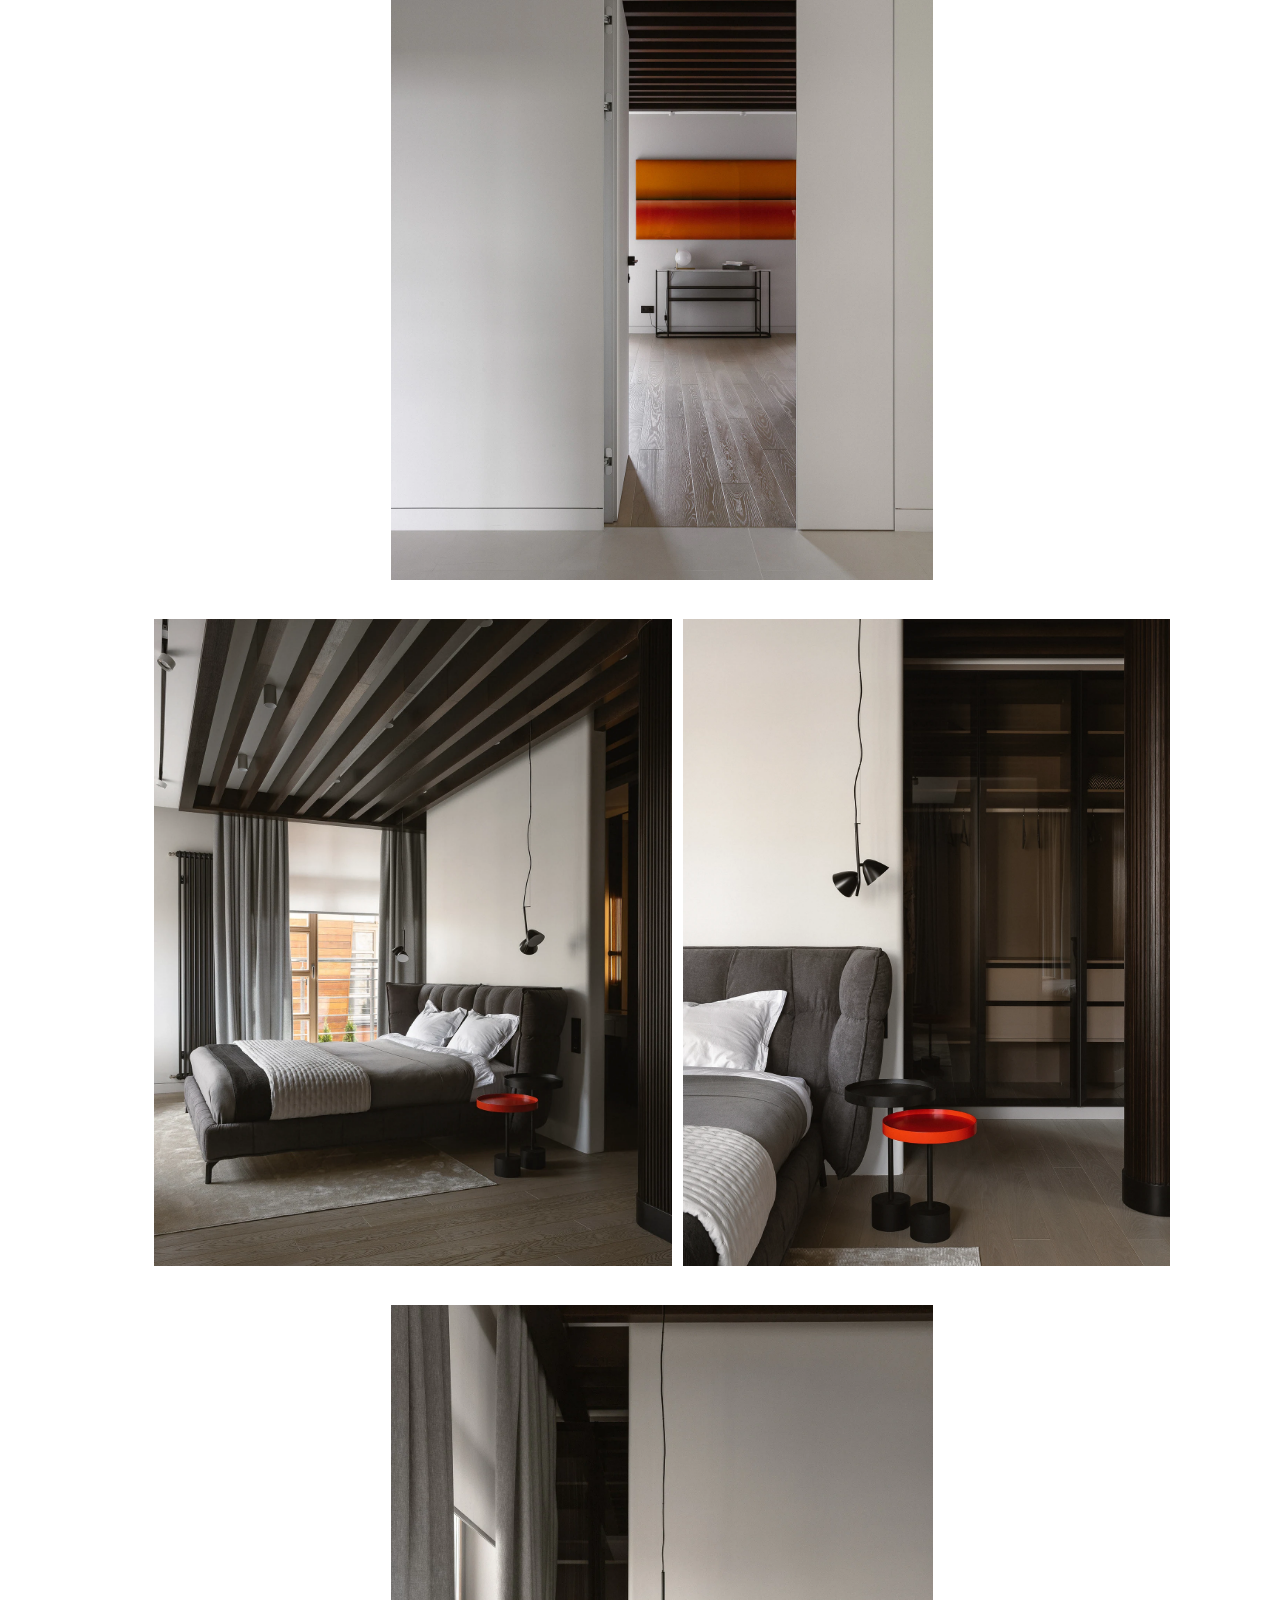
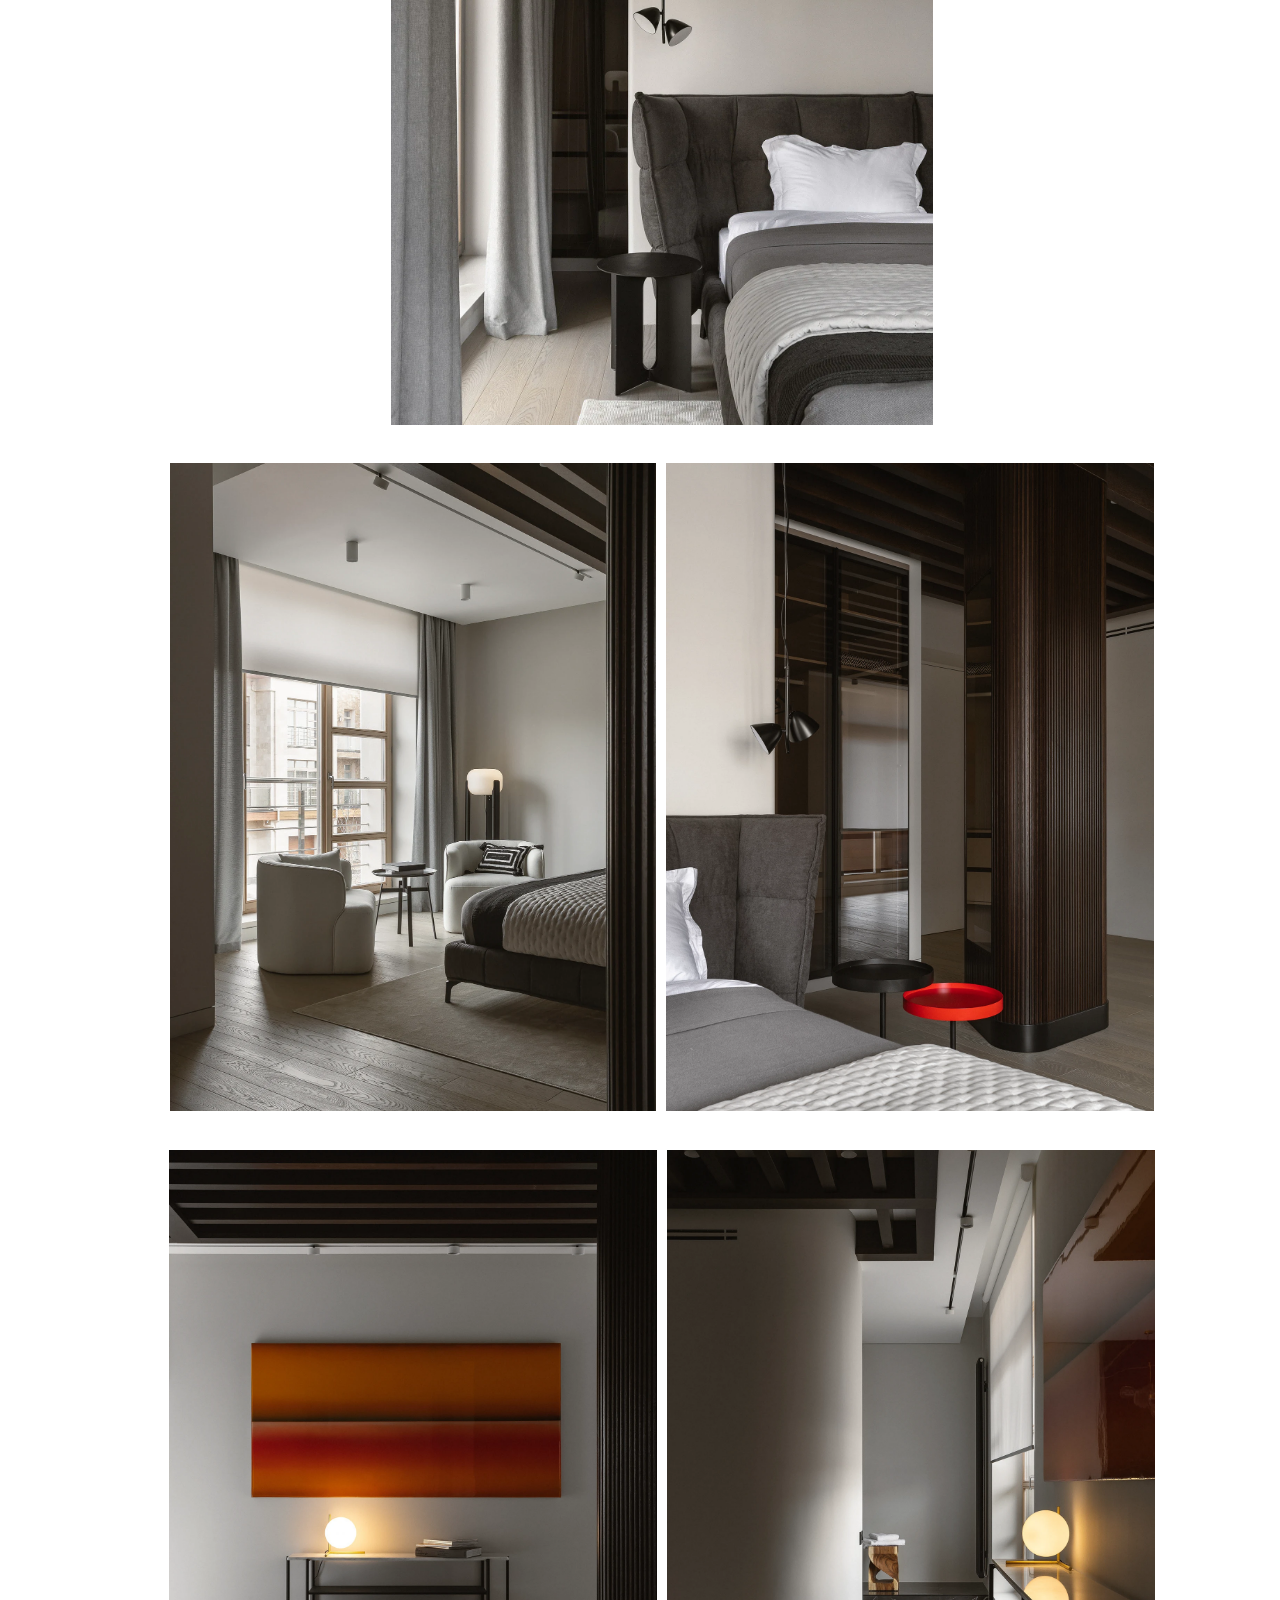
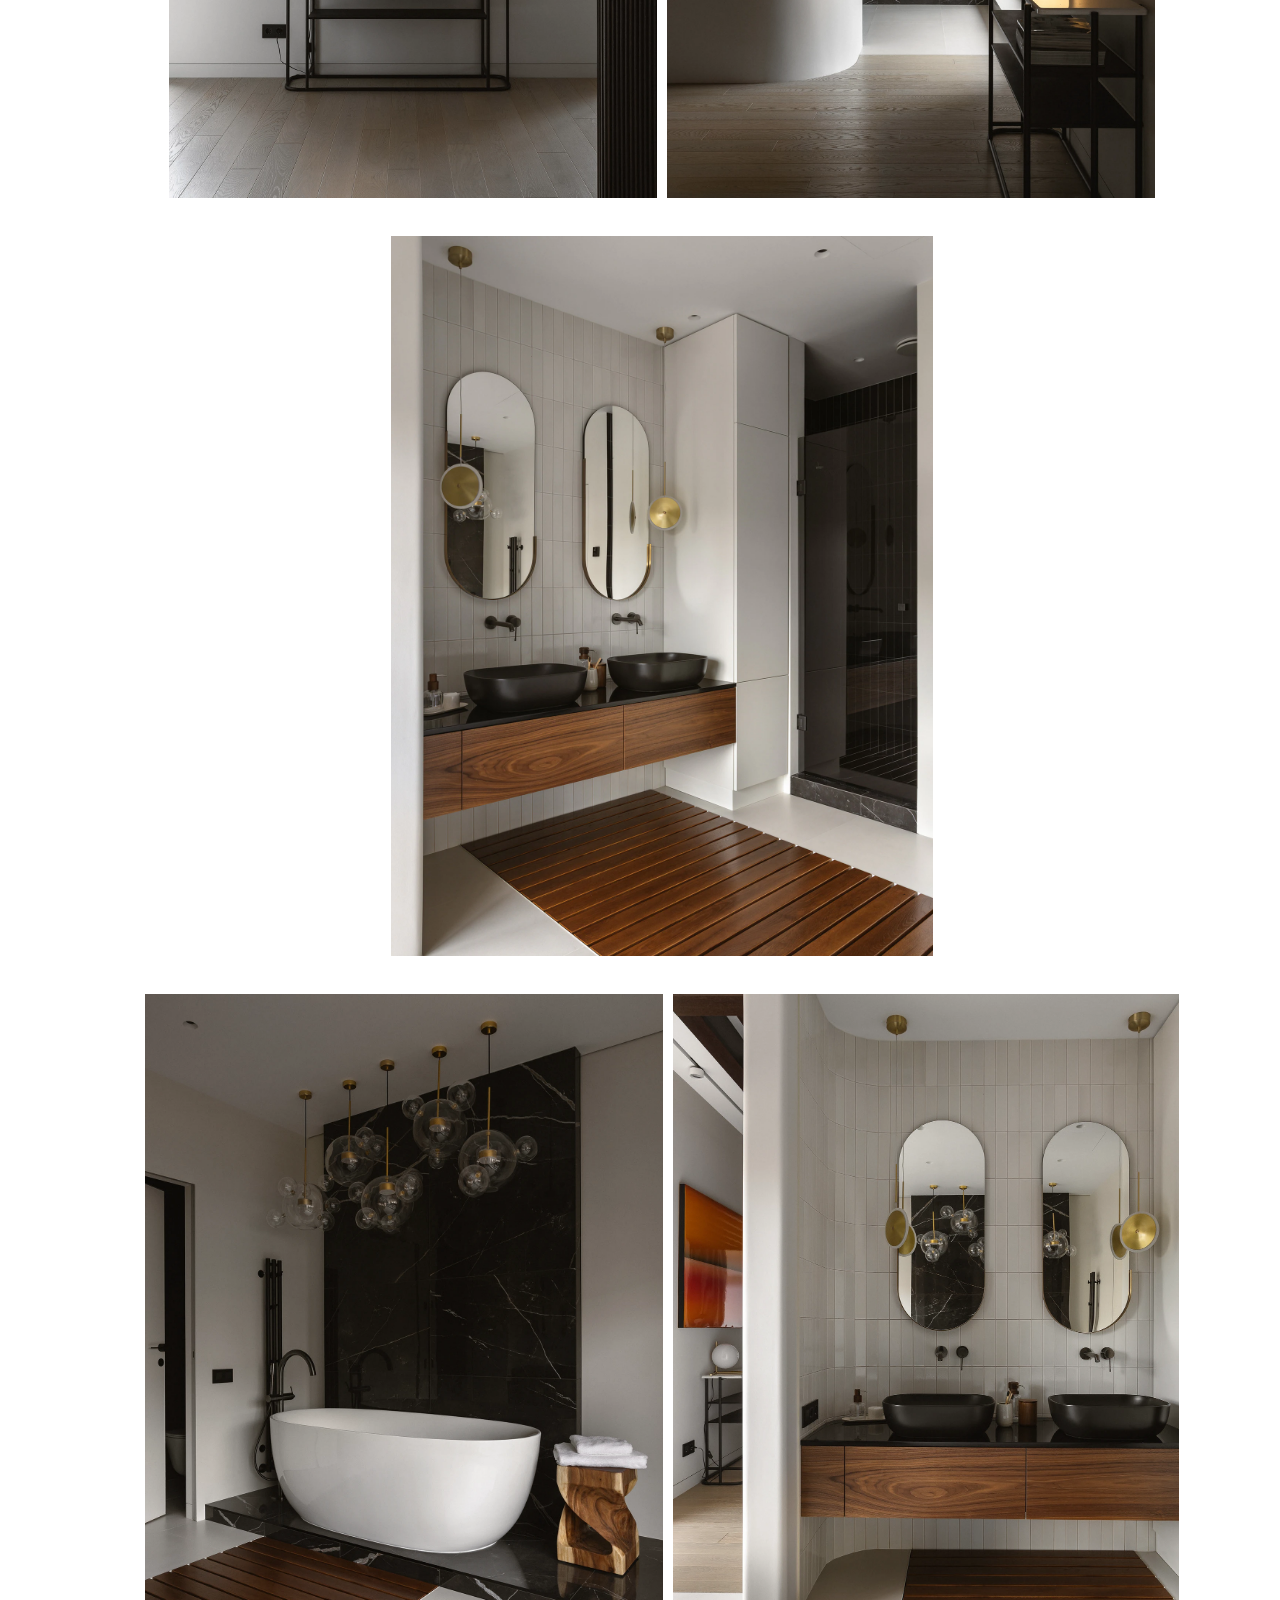
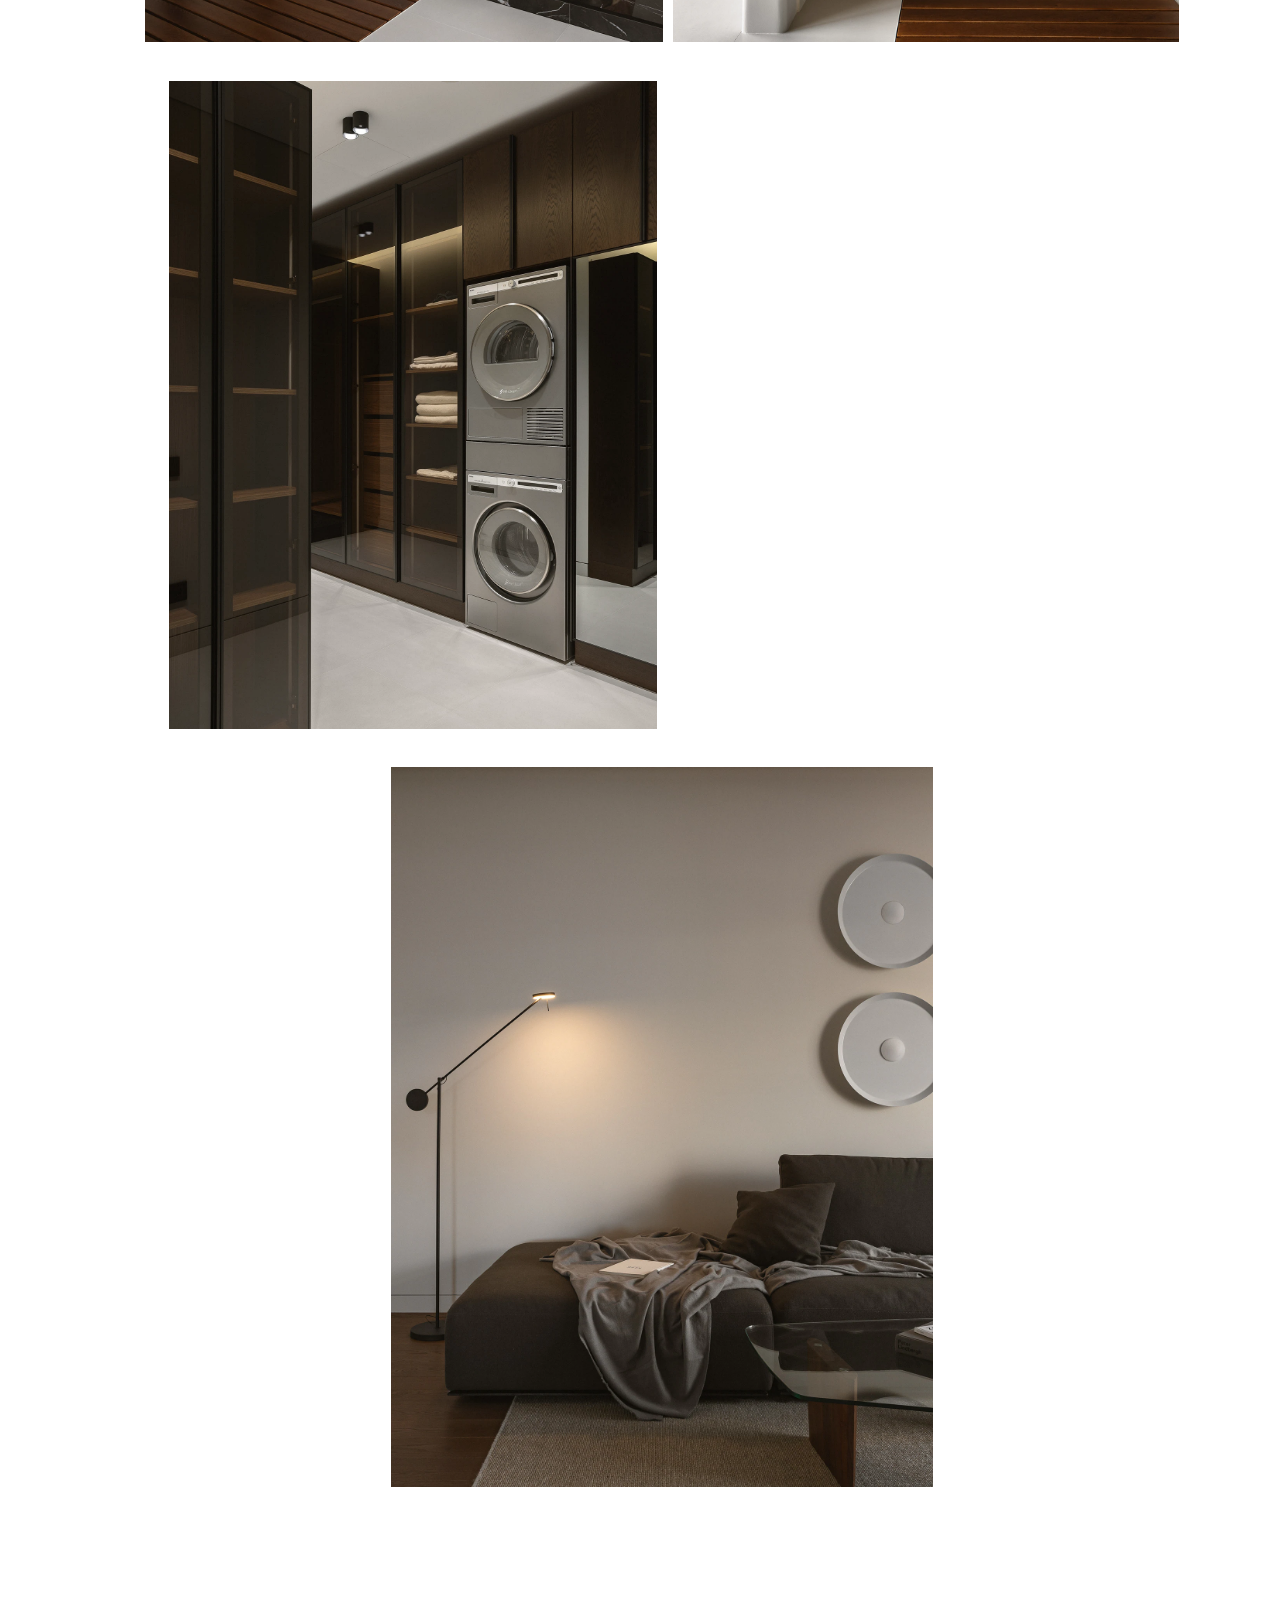
<file: projects/avenue-park/index.html>
<!DOCTYPE html>
<html lang="ru">
<head>
<meta charset="utf-8">
<meta name="viewport" content="width=device-width, initial-scale=1">
<title>AVENUE PARK — проекты ann tim</title>
<meta name="description" content="Фотографии интерьерного проекта AVENUE PARK студии ann tim.">
<meta property="og:title" content="AVENUE PARK — ann tim">
<meta property="og:description" content="Фотографии интерьерного проекта AVENUE PARK студии ann tim.">
<meta property="og:type" content="website">
<meta property="og:site_name" content="ann tim">
<meta property="og:url" content="https://popov-mikhail.github.io/ann-tim-site/projects/avenue-park/">
<meta property="og:image" content="https://popov-mikhail.github.io/ann-tim-site/assets/img/project-details/avenue-park/01.webp">
<meta property="og:image:width" content="1400">
<meta property="og:image:height" content="811">
<meta property="og:image:alt" content="Проект AVENUE PARK студии ann tim">
<meta name="twitter:card" content="summary_large_image">
<link rel="canonical" href="https://popov-mikhail.github.io/ann-tim-site/projects/avenue-park/">
<link rel="icon" href="../../assets/img/favicon.png" type="image/png">
<link rel="stylesheet" href="../../assets/css/styles.css?v=23">
</head>
<body class="project-detail-page">
<a class="skip-link" href="#main">К основному содержанию</a>
<header class="site-header">
  <a class="logo" href="../../" aria-label="ann tim — на главную">
    <picture>
      <source type="image/webp"
              srcset="../../assets/img/logo-100.webp 100w, ../../assets/img/logo-200.webp 200w"
              sizes="(max-width: 860px) 50px, min(4.8vw, 92px)">
      <img src="../../assets/img/logo.png" alt="ann tim" width="238" height="194" decoding="async">
    </picture>
  </a>

  <button class="nav-toggle" type="button" data-nav-toggle
          aria-expanded="false" aria-controls="nav" aria-label="Открыть меню"><span></span></button>

  <nav class="nav" id="nav" data-nav aria-label="Основное меню">
    <ul>
      <li><a href="../" aria-current="page">ПРОЕКТЫ</a></li>
      <li><a href="../../about/">О НАС</a></li>
      <li><a href="../../publications/">ПУБЛИКАЦИИ</a></li>
      <li><a href="../../contacts/">КОНТАКТЫ</a></li>
    </ul>
  </nav>
</header>

<main class="project-detail" id="main" data-project-detail>
  <header class="project-detail__intro">
    <a class="project-detail__back" href="../"><span aria-hidden="true">←</span> Проекты</a>
    <h1 class="project-detail__title">AVENUE PARK</h1>
    <p class="project-detail__count">53 кадров</p>
  </header>

  <div class="project-detail__stream">
    <section class="project-detail__module project-detail__module--single"
             aria-label="Фотографии 1–1">
      <figure class="project-detail__figure">
        <button class="project-detail__open" type="button" data-detail-image
                aria-label="Открыть фотографию 1 из 53 на весь экран">
          <img class="project-detail__image"
             src="../../assets/img/project-details/avenue-park/01.webp"
             alt="Проект AVENUE PARK, фотография 1 из 53"
             width="1400" height="811"
             loading="eager"
             fetchpriority="high" decoding="async">
        </button>
      </figure>
    </section>
    <section class="project-detail__module project-detail__module--pair"
             aria-label="Фотографии 2–3">
      <figure class="project-detail__figure">
        <button class="project-detail__open" type="button" data-detail-image
                aria-label="Открыть фотографию 2 из 53 на весь экран">
          <img class="project-detail__image"
             src="../../assets/img/project-details/avenue-park/02.webp"
             alt="Проект AVENUE PARK, фотография 2 из 53"
             width="1400" height="1860"
             loading="lazy"
             decoding="async">
        </button>
      </figure>
      <figure class="project-detail__figure">
        <button class="project-detail__open" type="button" data-detail-image
                aria-label="Открыть фотографию 3 из 53 на весь экран">
          <img class="project-detail__image"
             src="../../assets/img/project-details/avenue-park/03.webp"
             alt="Проект AVENUE PARK, фотография 3 из 53"
             width="1400" height="1860"
             loading="lazy"
             decoding="async">
        </button>
      </figure>
    </section>
    <section class="project-detail__module project-detail__module--single"
             aria-label="Фотографии 4–4">
      <figure class="project-detail__figure">
        <button class="project-detail__open" type="button" data-detail-image
                aria-label="Открыть фотографию 4 из 53 на весь экран">
          <img class="project-detail__image"
             src="../../assets/img/project-details/avenue-park/04.webp"
             alt="Проект AVENUE PARK, фотография 4 из 53"
             width="1400" height="1860"
             loading="lazy"
             decoding="async">
        </button>
      </figure>
    </section>
    <section class="project-detail__module project-detail__module--pair"
             aria-label="Фотографии 5–6">
      <figure class="project-detail__figure">
        <button class="project-detail__open" type="button" data-detail-image
                aria-label="Открыть фотографию 5 из 53 на весь экран">
          <img class="project-detail__image"
             src="../../assets/img/project-details/avenue-park/05.webp"
             alt="Проект AVENUE PARK, фотография 5 из 53"
             width="1400" height="1860"
             loading="lazy"
             decoding="async">
        </button>
      </figure>
      <figure class="project-detail__figure">
        <button class="project-detail__open" type="button" data-detail-image
                aria-label="Открыть фотографию 6 из 53 на весь экран">
          <img class="project-detail__image"
             src="../../assets/img/project-details/avenue-park/06.webp"
             alt="Проект AVENUE PARK, фотография 6 из 53"
             width="1400" height="1860"
             loading="lazy"
             decoding="async">
        </button>
      </figure>
    </section>
    <section class="project-detail__module project-detail__module--pair"
             aria-label="Фотографии 7–8">
      <figure class="project-detail__figure">
        <button class="project-detail__open" type="button" data-detail-image
                aria-label="Открыть фотографию 7 из 53 на весь экран">
          <img class="project-detail__image"
             src="../../assets/img/project-details/avenue-park/07.webp"
             alt="Проект AVENUE PARK, фотография 7 из 53"
             width="1400" height="1860"
             loading="lazy"
             decoding="async">
        </button>
      </figure>
      <figure class="project-detail__figure">
        <button class="project-detail__open" type="button" data-detail-image
                aria-label="Открыть фотографию 8 из 53 на весь экран">
          <img class="project-detail__image"
             src="../../assets/img/project-details/avenue-park/08.webp"
             alt="Проект AVENUE PARK, фотография 8 из 53"
             width="1400" height="1860"
             loading="lazy"
             decoding="async">
        </button>
      </figure>
    </section>
    <section class="project-detail__module project-detail__module--single"
             aria-label="Фотографии 9–9">
      <figure class="project-detail__figure">
        <button class="project-detail__open" type="button" data-detail-image
                aria-label="Открыть фотографию 9 из 53 на весь экран">
          <img class="project-detail__image"
             src="../../assets/img/project-details/avenue-park/09.webp"
             alt="Проект AVENUE PARK, фотография 9 из 53"
             width="1400" height="1750"
             loading="lazy"
             decoding="async">
        </button>
      </figure>
    </section>
    <section class="project-detail__module project-detail__module--pair"
             aria-label="Фотографии 10–11">
      <figure class="project-detail__figure">
        <button class="project-detail__open" type="button" data-detail-image
                aria-label="Открыть фотографию 10 из 53 на весь экран">
          <img class="project-detail__image"
             src="../../assets/img/project-details/avenue-park/10.webp"
             alt="Проект AVENUE PARK, фотография 10 из 53"
             width="1400" height="1860"
             loading="lazy"
             decoding="async">
        </button>
      </figure>
      <figure class="project-detail__figure">
        <button class="project-detail__open" type="button" data-detail-image
                aria-label="Открыть фотографию 11 из 53 на весь экран">
          <img class="project-detail__image"
             src="../../assets/img/project-details/avenue-park/11.webp"
             alt="Проект AVENUE PARK, фотография 11 из 53"
             width="1400" height="1860"
             loading="lazy"
             decoding="async">
        </button>
      </figure>
    </section>
    <section class="project-detail__module project-detail__module--single"
             aria-label="Фотографии 12–12">
      <figure class="project-detail__figure">
        <button class="project-detail__open" type="button" data-detail-image
                aria-label="Открыть фотографию 12 из 53 на весь экран">
          <img class="project-detail__image"
             src="../../assets/img/project-details/avenue-park/12.webp"
             alt="Проект AVENUE PARK, фотография 12 из 53"
             width="1400" height="1860"
             loading="lazy"
             decoding="async">
        </button>
      </figure>
    </section>
    <section class="project-detail__module project-detail__module--pair"
             aria-label="Фотографии 13–14">
      <figure class="project-detail__figure">
        <button class="project-detail__open" type="button" data-detail-image
                aria-label="Открыть фотографию 13 из 53 на весь экран">
          <img class="project-detail__image"
             src="../../assets/img/project-details/avenue-park/13.webp"
             alt="Проект AVENUE PARK, фотография 13 из 53"
             width="1400" height="1860"
             loading="lazy"
             decoding="async">
        </button>
      </figure>
      <figure class="project-detail__figure">
        <button class="project-detail__open" type="button" data-detail-image
                aria-label="Открыть фотографию 14 из 53 на весь экран">
          <img class="project-detail__image"
             src="../../assets/img/project-details/avenue-park/14.webp"
             alt="Проект AVENUE PARK, фотография 14 из 53"
             width="1400" height="1860"
             loading="lazy"
             decoding="async">
        </button>
      </figure>
    </section>
    <section class="project-detail__module project-detail__module--single"
             aria-label="Фотографии 15–15">
      <figure class="project-detail__figure">
        <button class="project-detail__open" type="button" data-detail-image
                aria-label="Открыть фотографию 15 из 53 на весь экран">
          <img class="project-detail__image"
             src="../../assets/img/project-details/avenue-park/15.webp"
             alt="Проект AVENUE PARK, фотография 15 из 53"
             width="1400" height="1860"
             loading="lazy"
             decoding="async">
        </button>
      </figure>
    </section>
    <section class="project-detail__module project-detail__module--pair"
             aria-label="Фотографии 16–17">
      <figure class="project-detail__figure">
        <button class="project-detail__open" type="button" data-detail-image
                aria-label="Открыть фотографию 16 из 53 на весь экран">
          <img class="project-detail__image"
             src="../../assets/img/project-details/avenue-park/16.webp"
             alt="Проект AVENUE PARK, фотография 16 из 53"
             width="1400" height="1860"
             loading="lazy"
             decoding="async">
        </button>
      </figure>
      <figure class="project-detail__figure">
        <button class="project-detail__open" type="button" data-detail-image
                aria-label="Открыть фотографию 17 из 53 на весь экран">
          <img class="project-detail__image"
             src="../../assets/img/project-details/avenue-park/17.webp"
             alt="Проект AVENUE PARK, фотография 17 из 53"
             width="1400" height="1860"
             loading="lazy"
             decoding="async">
        </button>
      </figure>
    </section>
    <section class="project-detail__module project-detail__module--single"
             aria-label="Фотографии 18–18">
      <figure class="project-detail__figure">
        <button class="project-detail__open" type="button" data-detail-image
                aria-label="Открыть фотографию 18 из 53 на весь экран">
          <img class="project-detail__image"
             src="../../assets/img/project-details/avenue-park/18.webp"
             alt="Проект AVENUE PARK, фотография 18 из 53"
             width="1200" height="1594"
             loading="lazy"
             decoding="async">
        </button>
      </figure>
    </section>
    <section class="project-detail__module project-detail__module--pair"
             aria-label="Фотографии 19–20">
      <figure class="project-detail__figure">
        <button class="project-detail__open" type="button" data-detail-image
                aria-label="Открыть фотографию 19 из 53 на весь экран">
          <img class="project-detail__image"
             src="../../assets/img/project-details/avenue-park/19.webp"
             alt="Проект AVENUE PARK, фотография 19 из 53"
             width="1400" height="1860"
             loading="lazy"
             decoding="async">
        </button>
      </figure>
      <figure class="project-detail__figure">
        <button class="project-detail__open" type="button" data-detail-image
                aria-label="Открыть фотографию 20 из 53 на весь экран">
          <img class="project-detail__image"
             src="../../assets/img/project-details/avenue-park/20.webp"
             alt="Проект AVENUE PARK, фотография 20 из 53"
             width="1400" height="1860"
             loading="lazy"
             decoding="async">
        </button>
      </figure>
    </section>
    <section class="project-detail__module project-detail__module--single"
             aria-label="Фотографии 21–21">
      <figure class="project-detail__figure">
        <button class="project-detail__open" type="button" data-detail-image
                aria-label="Открыть фотографию 21 из 53 на весь экран">
          <img class="project-detail__image"
             src="../../assets/img/project-details/avenue-park/21.webp"
             alt="Проект AVENUE PARK, фотография 21 из 53"
             width="1400" height="1860"
             loading="lazy"
             decoding="async">
        </button>
      </figure>
    </section>
    <section class="project-detail__module project-detail__module--pair"
             aria-label="Фотографии 22–23">
      <figure class="project-detail__figure">
        <button class="project-detail__open" type="button" data-detail-image
                aria-label="Открыть фотографию 22 из 53 на весь экран">
          <img class="project-detail__image"
             src="../../assets/img/project-details/avenue-park/22.webp"
             alt="Проект AVENUE PARK, фотография 22 из 53"
             width="1400" height="1750"
             loading="lazy"
             decoding="async">
        </button>
      </figure>
      <figure class="project-detail__figure">
        <button class="project-detail__open" type="button" data-detail-image
                aria-label="Открыть фотографию 23 из 53 на весь экран">
          <img class="project-detail__image"
             src="../../assets/img/project-details/avenue-park/23.webp"
             alt="Проект AVENUE PARK, фотография 23 из 53"
             width="1400" height="1860"
             loading="lazy"
             decoding="async">
        </button>
      </figure>
    </section>
    <section class="project-detail__module project-detail__module--single"
             aria-label="Фотографии 24–24">
      <figure class="project-detail__figure">
        <button class="project-detail__open" type="button" data-detail-image
                aria-label="Открыть фотографию 24 из 53 на весь экран">
          <img class="project-detail__image"
             src="../../assets/img/project-details/avenue-park/24.webp"
             alt="Проект AVENUE PARK, фотография 24 из 53"
             width="1400" height="1860"
             loading="lazy"
             decoding="async">
        </button>
      </figure>
    </section>
    <section class="project-detail__module project-detail__module--pair"
             aria-label="Фотографии 25–26">
      <figure class="project-detail__figure">
        <button class="project-detail__open" type="button" data-detail-image
                aria-label="Открыть фотографию 25 из 53 на весь экран">
          <img class="project-detail__image"
             src="../../assets/img/project-details/avenue-park/25.webp"
             alt="Проект AVENUE PARK, фотография 25 из 53"
             width="1400" height="1867"
             loading="lazy"
             decoding="async">
        </button>
      </figure>
      <figure class="project-detail__figure">
        <button class="project-detail__open" type="button" data-detail-image
                aria-label="Открыть фотографию 26 из 53 на весь экран">
          <img class="project-detail__image"
             src="../../assets/img/project-details/avenue-park/26.webp"
             alt="Проект AVENUE PARK, фотография 26 из 53"
             width="1400" height="1860"
             loading="lazy"
             decoding="async">
        </button>
      </figure>
    </section>
    <section class="project-detail__module project-detail__module--pair"
             aria-label="Фотографии 27–28">
      <figure class="project-detail__figure">
        <button class="project-detail__open" type="button" data-detail-image
                aria-label="Открыть фотографию 27 из 53 на весь экран">
          <img class="project-detail__image"
             src="../../assets/img/project-details/avenue-park/27.webp"
             alt="Проект AVENUE PARK, фотография 27 из 53"
             width="1400" height="1860"
             loading="lazy"
             decoding="async">
        </button>
      </figure>
      <figure class="project-detail__figure">
        <button class="project-detail__open" type="button" data-detail-image
                aria-label="Открыть фотографию 28 из 53 на весь экран">
          <img class="project-detail__image"
             src="../../assets/img/project-details/avenue-park/28.webp"
             alt="Проект AVENUE PARK, фотография 28 из 53"
             width="1400" height="1860"
             loading="lazy"
             decoding="async">
        </button>
      </figure>
    </section>
    <section class="project-detail__module project-detail__module--single"
             aria-label="Фотографии 29–29">
      <figure class="project-detail__figure">
        <button class="project-detail__open" type="button" data-detail-image
                aria-label="Открыть фотографию 29 из 53 на весь экран">
          <img class="project-detail__image"
             src="../../assets/img/project-details/avenue-park/29.webp"
             alt="Проект AVENUE PARK, фотография 29 из 53"
             width="1400" height="1860"
             loading="lazy"
             decoding="async">
        </button>
      </figure>
    </section>
    <section class="project-detail__module project-detail__module--pair"
             aria-label="Фотографии 30–31">
      <figure class="project-detail__figure">
        <button class="project-detail__open" type="button" data-detail-image
                aria-label="Открыть фотографию 30 из 53 на весь экран">
          <img class="project-detail__image"
             src="../../assets/img/project-details/avenue-park/30.webp"
             alt="Проект AVENUE PARK, фотография 30 из 53"
             width="1400" height="1750"
             loading="lazy"
             decoding="async">
        </button>
      </figure>
      <figure class="project-detail__figure">
        <button class="project-detail__open" type="button" data-detail-image
                aria-label="Открыть фотографию 31 из 53 на весь экран">
          <img class="project-detail__image"
             src="../../assets/img/project-details/avenue-park/31.webp"
             alt="Проект AVENUE PARK, фотография 31 из 53"
             width="1400" height="1793"
             loading="lazy"
             decoding="async">
        </button>
      </figure>
    </section>
    <section class="project-detail__module project-detail__module--pair"
             aria-label="Фотографии 32–33">
      <figure class="project-detail__figure">
        <button class="project-detail__open" type="button" data-detail-image
                aria-label="Открыть фотографию 32 из 53 на весь экран">
          <img class="project-detail__image"
             src="../../assets/img/project-details/avenue-park/32.webp"
             alt="Проект AVENUE PARK, фотография 32 из 53"
             width="1400" height="1860"
             loading="lazy"
             decoding="async">
        </button>
      </figure>
      <figure class="project-detail__figure">
        <button class="project-detail__open" type="button" data-detail-image
                aria-label="Открыть фотографию 33 из 53 на весь экран">
          <img class="project-detail__image"
             src="../../assets/img/project-details/avenue-park/33.webp"
             alt="Проект AVENUE PARK, фотография 33 из 53"
             width="1400" height="1860"
             loading="lazy"
             decoding="async">
        </button>
      </figure>
    </section>
    <section class="project-detail__module project-detail__module--single"
             aria-label="Фотографии 34–34">
      <figure class="project-detail__figure">
        <button class="project-detail__open" type="button" data-detail-image
                aria-label="Открыть фотографию 34 из 53 на весь экран">
          <img class="project-detail__image"
             src="../../assets/img/project-details/avenue-park/34.webp"
             alt="Проект AVENUE PARK, фотография 34 из 53"
             width="1400" height="1860"
             loading="lazy"
             decoding="async">
        </button>
      </figure>
    </section>
    <section class="project-detail__module project-detail__module--pair"
             aria-label="Фотографии 35–36">
      <figure class="project-detail__figure">
        <button class="project-detail__open" type="button" data-detail-image
                aria-label="Открыть фотографию 35 из 53 на весь экран">
          <img class="project-detail__image"
             src="../../assets/img/project-details/avenue-park/35.webp"
             alt="Проект AVENUE PARK, фотография 35 из 53"
             width="1400" height="1860"
             loading="lazy"
             decoding="async">
        </button>
      </figure>
      <figure class="project-detail__figure">
        <button class="project-detail__open" type="button" data-detail-image
                aria-label="Открыть фотографию 36 из 53 на весь экран">
          <img class="project-detail__image"
             src="../../assets/img/project-details/avenue-park/36.webp"
             alt="Проект AVENUE PARK, фотография 36 из 53"
             width="1400" height="1867"
             loading="lazy"
             decoding="async">
        </button>
      </figure>
    </section>
    <section class="project-detail__module project-detail__module--single"
             aria-label="Фотографии 37–37">
      <figure class="project-detail__figure">
        <button class="project-detail__open" type="button" data-detail-image
                aria-label="Открыть фотографию 37 из 53 на весь экран">
          <img class="project-detail__image"
             src="../../assets/img/project-details/avenue-park/37.webp"
             alt="Проект AVENUE PARK, фотография 37 из 53"
             width="1400" height="1783"
             loading="lazy"
             decoding="async">
        </button>
      </figure>
    </section>
    <section class="project-detail__module project-detail__module--pair"
             aria-label="Фотографии 38–39">
      <figure class="project-detail__figure">
        <button class="project-detail__open" type="button" data-detail-image
                aria-label="Открыть фотографию 38 из 53 на весь экран">
          <img class="project-detail__image"
             src="../../assets/img/project-details/avenue-park/38.webp"
             alt="Проект AVENUE PARK, фотография 38 из 53"
             width="1400" height="1867"
             loading="lazy"
             decoding="async">
        </button>
      </figure>
      <figure class="project-detail__figure">
        <button class="project-detail__open" type="button" data-detail-image
                aria-label="Открыть фотографию 39 из 53 на весь экран">
          <img class="project-detail__image"
             src="../../assets/img/project-details/avenue-park/39.webp"
             alt="Проект AVENUE PARK, фотография 39 из 53"
             width="1400" height="1860"
             loading="lazy"
             decoding="async">
        </button>
      </figure>
    </section>
    <section class="project-detail__module project-detail__module--single"
             aria-label="Фотографии 40–40">
      <figure class="project-detail__figure">
        <button class="project-detail__open" type="button" data-detail-image
                aria-label="Открыть фотографию 40 из 53 на весь экран">
          <img class="project-detail__image"
             src="../../assets/img/project-details/avenue-park/40.webp"
             alt="Проект AVENUE PARK, фотография 40 из 53"
             width="1400" height="1860"
             loading="lazy"
             decoding="async">
        </button>
      </figure>
    </section>
    <section class="project-detail__module project-detail__module--pair"
             aria-label="Фотографии 41–42">
      <figure class="project-detail__figure">
        <button class="project-detail__open" type="button" data-detail-image
                aria-label="Открыть фотографию 41 из 53 на весь экран">
          <img class="project-detail__image"
             src="../../assets/img/project-details/avenue-park/41.webp"
             alt="Проект AVENUE PARK, фотография 41 из 53"
             width="1400" height="1860"
             loading="lazy"
             decoding="async">
        </button>
      </figure>
      <figure class="project-detail__figure">
        <button class="project-detail__open" type="button" data-detail-image
                aria-label="Открыть фотографию 42 из 53 на весь экран">
          <img class="project-detail__image"
             src="../../assets/img/project-details/avenue-park/42.webp"
             alt="Проект AVENUE PARK, фотография 42 из 53"
             width="1400" height="1860"
             loading="lazy"
             decoding="async">
        </button>
      </figure>
    </section>
    <section class="project-detail__module project-detail__module--single"
             aria-label="Фотографии 43–43">
      <figure class="project-detail__figure">
        <button class="project-detail__open" type="button" data-detail-image
                aria-label="Открыть фотографию 43 из 53 на весь экран">
          <img class="project-detail__image"
             src="../../assets/img/project-details/avenue-park/43.webp"
             alt="Проект AVENUE PARK, фотография 43 из 53"
             width="1400" height="1860"
             loading="lazy"
             decoding="async">
        </button>
      </figure>
    </section>
    <section class="project-detail__module project-detail__module--pair"
             aria-label="Фотографии 44–45">
      <figure class="project-detail__figure">
        <button class="project-detail__open" type="button" data-detail-image
                aria-label="Открыть фотографию 44 из 53 на весь экран">
          <img class="project-detail__image"
             src="../../assets/img/project-details/avenue-park/44.webp"
             alt="Проект AVENUE PARK, фотография 44 из 53"
             width="1400" height="1860"
             loading="lazy"
             decoding="async">
        </button>
      </figure>
      <figure class="project-detail__figure">
        <button class="project-detail__open" type="button" data-detail-image
                aria-label="Открыть фотографию 45 из 53 на весь экран">
          <img class="project-detail__image"
             src="../../assets/img/project-details/avenue-park/45.webp"
             alt="Проект AVENUE PARK, фотография 45 из 53"
             width="1400" height="1867"
             loading="lazy"
             decoding="async">
        </button>
      </figure>
    </section>
    <section class="project-detail__module project-detail__module--single"
             aria-label="Фотографии 46–46">
      <figure class="project-detail__figure">
        <button class="project-detail__open" type="button" data-detail-image
                aria-label="Открыть фотографию 46 из 53 на весь экран">
          <img class="project-detail__image"
             src="../../assets/img/project-details/avenue-park/46.webp"
             alt="Проект AVENUE PARK, фотография 46 из 53"
             width="1400" height="1860"
             loading="lazy"
             decoding="async">
        </button>
      </figure>
    </section>
    <section class="project-detail__module project-detail__module--pair"
             aria-label="Фотографии 47–48">
      <figure class="project-detail__figure">
        <button class="project-detail__open" type="button" data-detail-image
                aria-label="Открыть фотографию 47 из 53 на весь экран">
          <img class="project-detail__image"
             src="../../assets/img/project-details/avenue-park/47.webp"
             alt="Проект AVENUE PARK, фотография 47 из 53"
             width="1400" height="1860"
             loading="lazy"
             decoding="async">
        </button>
      </figure>
      <figure class="project-detail__figure">
        <button class="project-detail__open" type="button" data-detail-image
                aria-label="Открыть фотографию 48 из 53 на весь экран">
          <img class="project-detail__image"
             src="../../assets/img/project-details/avenue-park/48.webp"
             alt="Проект AVENUE PARK, фотография 48 из 53"
             width="1400" height="1860"
             loading="lazy"
             decoding="async">
        </button>
      </figure>
    </section>
    <section class="project-detail__module project-detail__module--single"
             aria-label="Фотографии 49–49">
      <figure class="project-detail__figure">
        <button class="project-detail__open" type="button" data-detail-image
                aria-label="Открыть фотографию 49 из 53 на весь экран">
          <img class="project-detail__image"
             src="../../assets/img/project-details/avenue-park/49.webp"
             alt="Проект AVENUE PARK, фотография 49 из 53"
             width="1400" height="1860"
             loading="lazy"
             decoding="async">
        </button>
      </figure>
    </section>
    <section class="project-detail__module project-detail__module--pair"
             aria-label="Фотографии 50–51">
      <figure class="project-detail__figure">
        <button class="project-detail__open" type="button" data-detail-image
                aria-label="Открыть фотографию 50 из 53 на весь экран">
          <img class="project-detail__image"
             src="../../assets/img/project-details/avenue-park/50.webp"
             alt="Проект AVENUE PARK, фотография 50 из 53"
             width="1400" height="1860"
             loading="lazy"
             decoding="async">
        </button>
      </figure>
      <figure class="project-detail__figure">
        <button class="project-detail__open" type="button" data-detail-image
                aria-label="Открыть фотографию 51 из 53 на весь экран">
          <img class="project-detail__image"
             src="../../assets/img/project-details/avenue-park/51.webp"
             alt="Проект AVENUE PARK, фотография 51 из 53"
             width="1400" height="1860"
             loading="lazy"
             decoding="async">
        </button>
      </figure>
    </section>
    <section class="project-detail__module project-detail__module--pair"
             aria-label="Фотографии 52–53">
      <figure class="project-detail__figure">
        <button class="project-detail__open" type="button" data-detail-image
                aria-label="Открыть фотографию 52 из 53 на весь экран">
          <img class="project-detail__image"
             src="../../assets/img/project-details/avenue-park/52.webp"
             alt="Проект AVENUE PARK, фотография 52 из 53"
             width="1400" height="1860"
             loading="lazy"
             decoding="async">
        </button>
      </figure>
      <figure class="project-detail__figure">
        <button class="project-detail__open" type="button" data-detail-image
                aria-label="Открыть фотографию 53 из 53 на весь экран">
          <img class="project-detail__image"
             src="../../assets/img/project-details/avenue-park/53.webp"
             alt="Проект AVENUE PARK, фотография 53 из 53"
             width="1400" height="1860"
             loading="lazy"
             decoding="async">
        </button>
      </figure>
    </section>
  </div>

  <nav class="project-detail__navigation" aria-label="Навигация между проектами">
    <a href="../"><span aria-hidden="true">←</span> Все проекты</a>
    <a href="../novopeshchanaya/">Следующий: NOVOPESCHANAYA <span aria-hidden="true">→</span></a>
  </nav>
</main>

<div class="project-lightbox" data-detail-lightbox role="dialog" aria-modal="true"
     aria-labelledby="project-detail-lightbox-title" hidden>
  <header class="project-lightbox__header">
    <p class="project-lightbox__title" id="project-detail-lightbox-title">AVENUE PARK</p>
    <button class="project-lightbox__close" type="button" data-close-detail-lightbox
            aria-label="Закрыть полноэкранный просмотр"><span aria-hidden="true"></span></button>
  </header>
  <div class="project-lightbox__stage" data-detail-lightbox-stage>
    <button class="project-lightbox__arrow project-lightbox__arrow--prev" type="button"
            data-detail-lightbox-prev aria-label="Предыдущая фотография"><span aria-hidden="true">←</span></button>
    <div class="project-lightbox__media">
      <img class="project-lightbox__image" data-detail-lightbox-image alt="" decoding="async">
    </div>
    <button class="project-lightbox__arrow project-lightbox__arrow--next" type="button"
            data-detail-lightbox-next aria-label="Следующая фотография"><span aria-hidden="true">→</span></button>
  </div>
  <p class="project-lightbox__counter" aria-live="polite">
    <span data-detail-lightbox-current>01</span><span aria-hidden="true"> / </span><span>53</span>
  </p>
</div>

<script src="../../assets/js/main.js?v=6" defer></script>
<script src="../../assets/js/project-detail.js?v=1" defer></script>
</body>
</html>
</file>
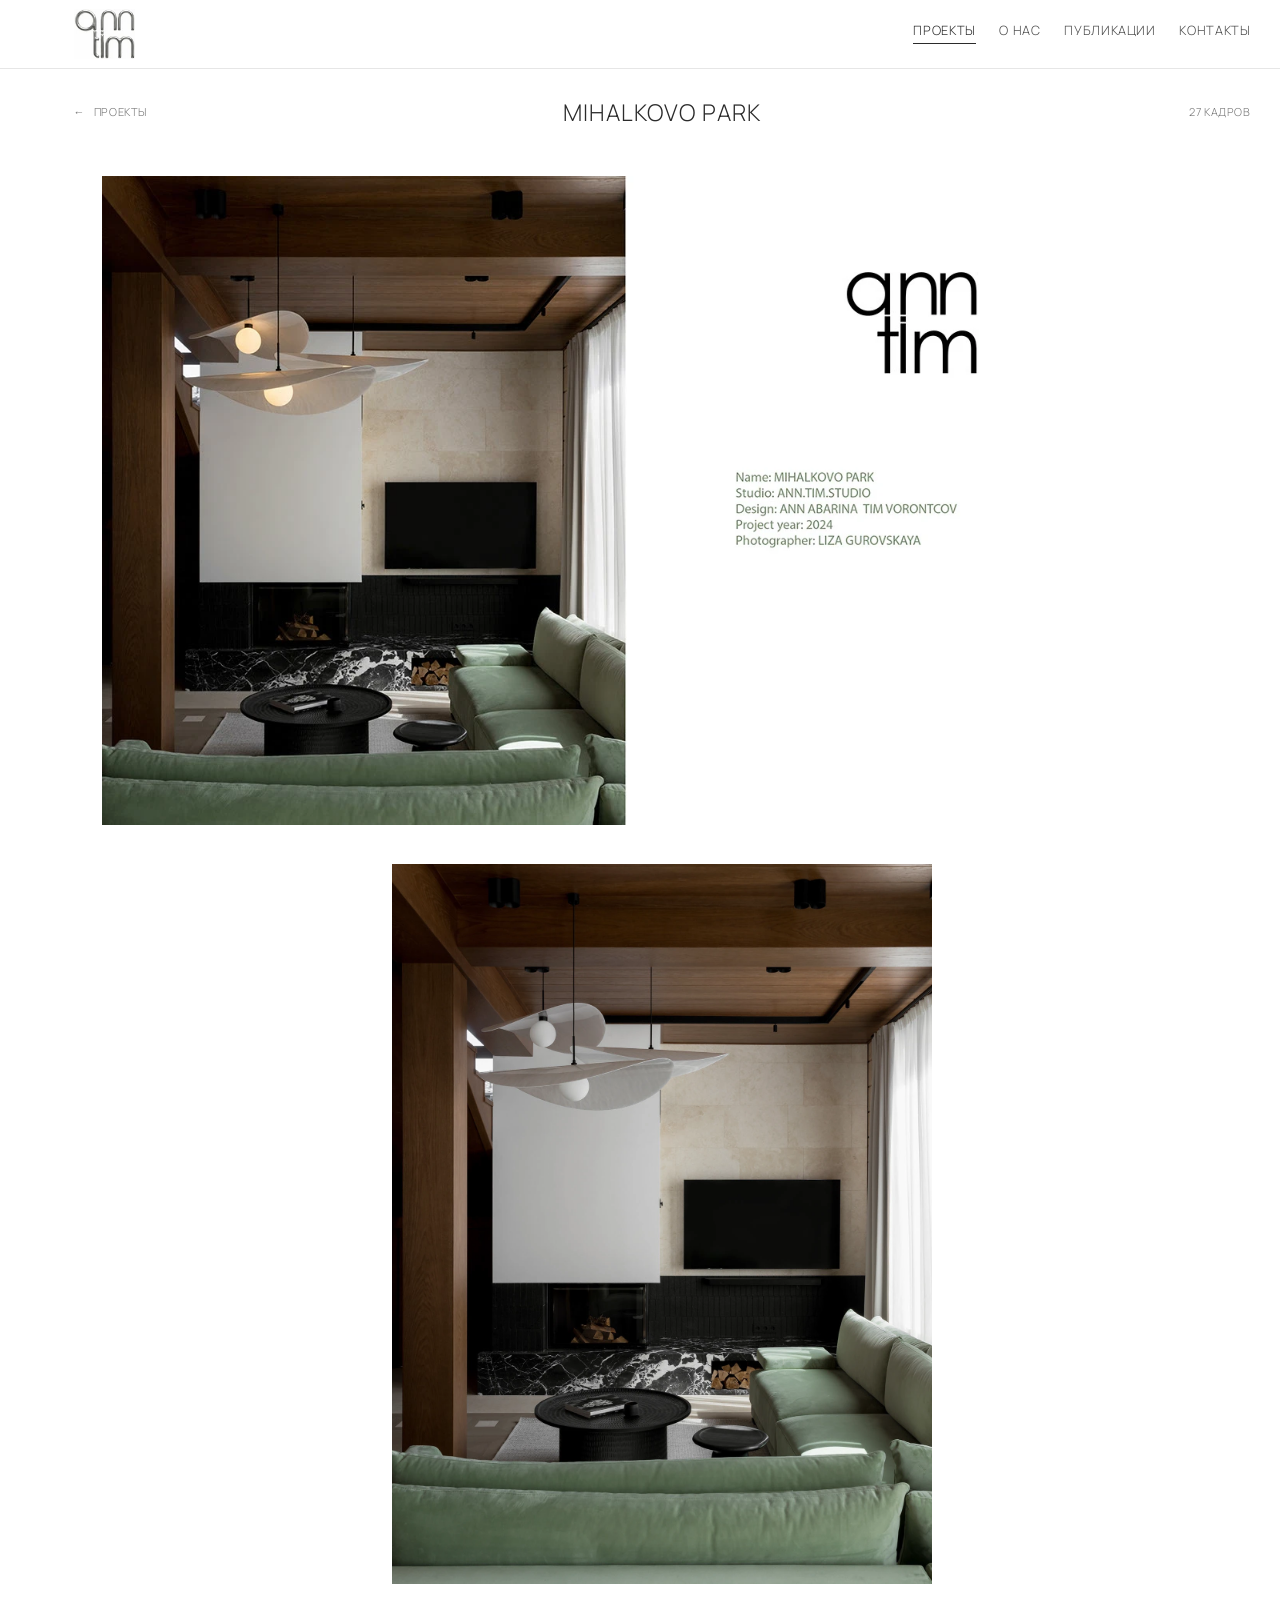
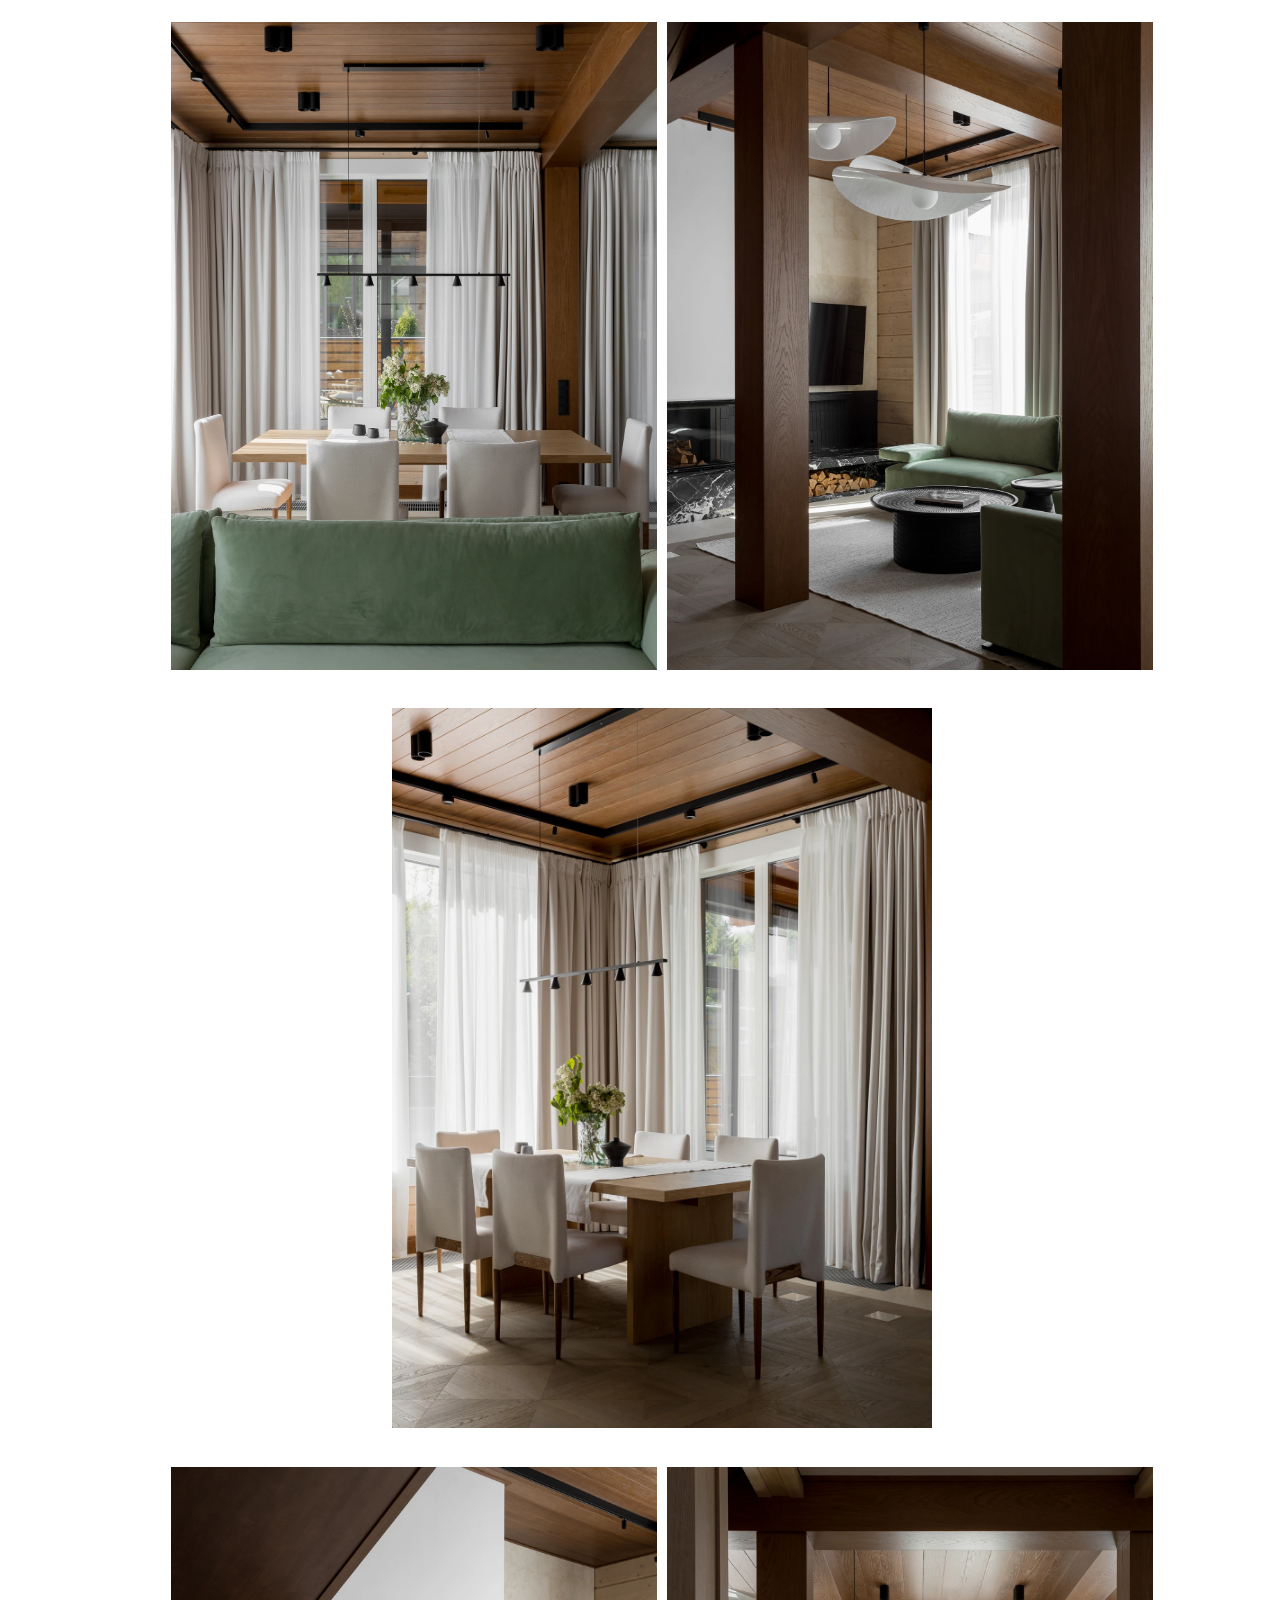
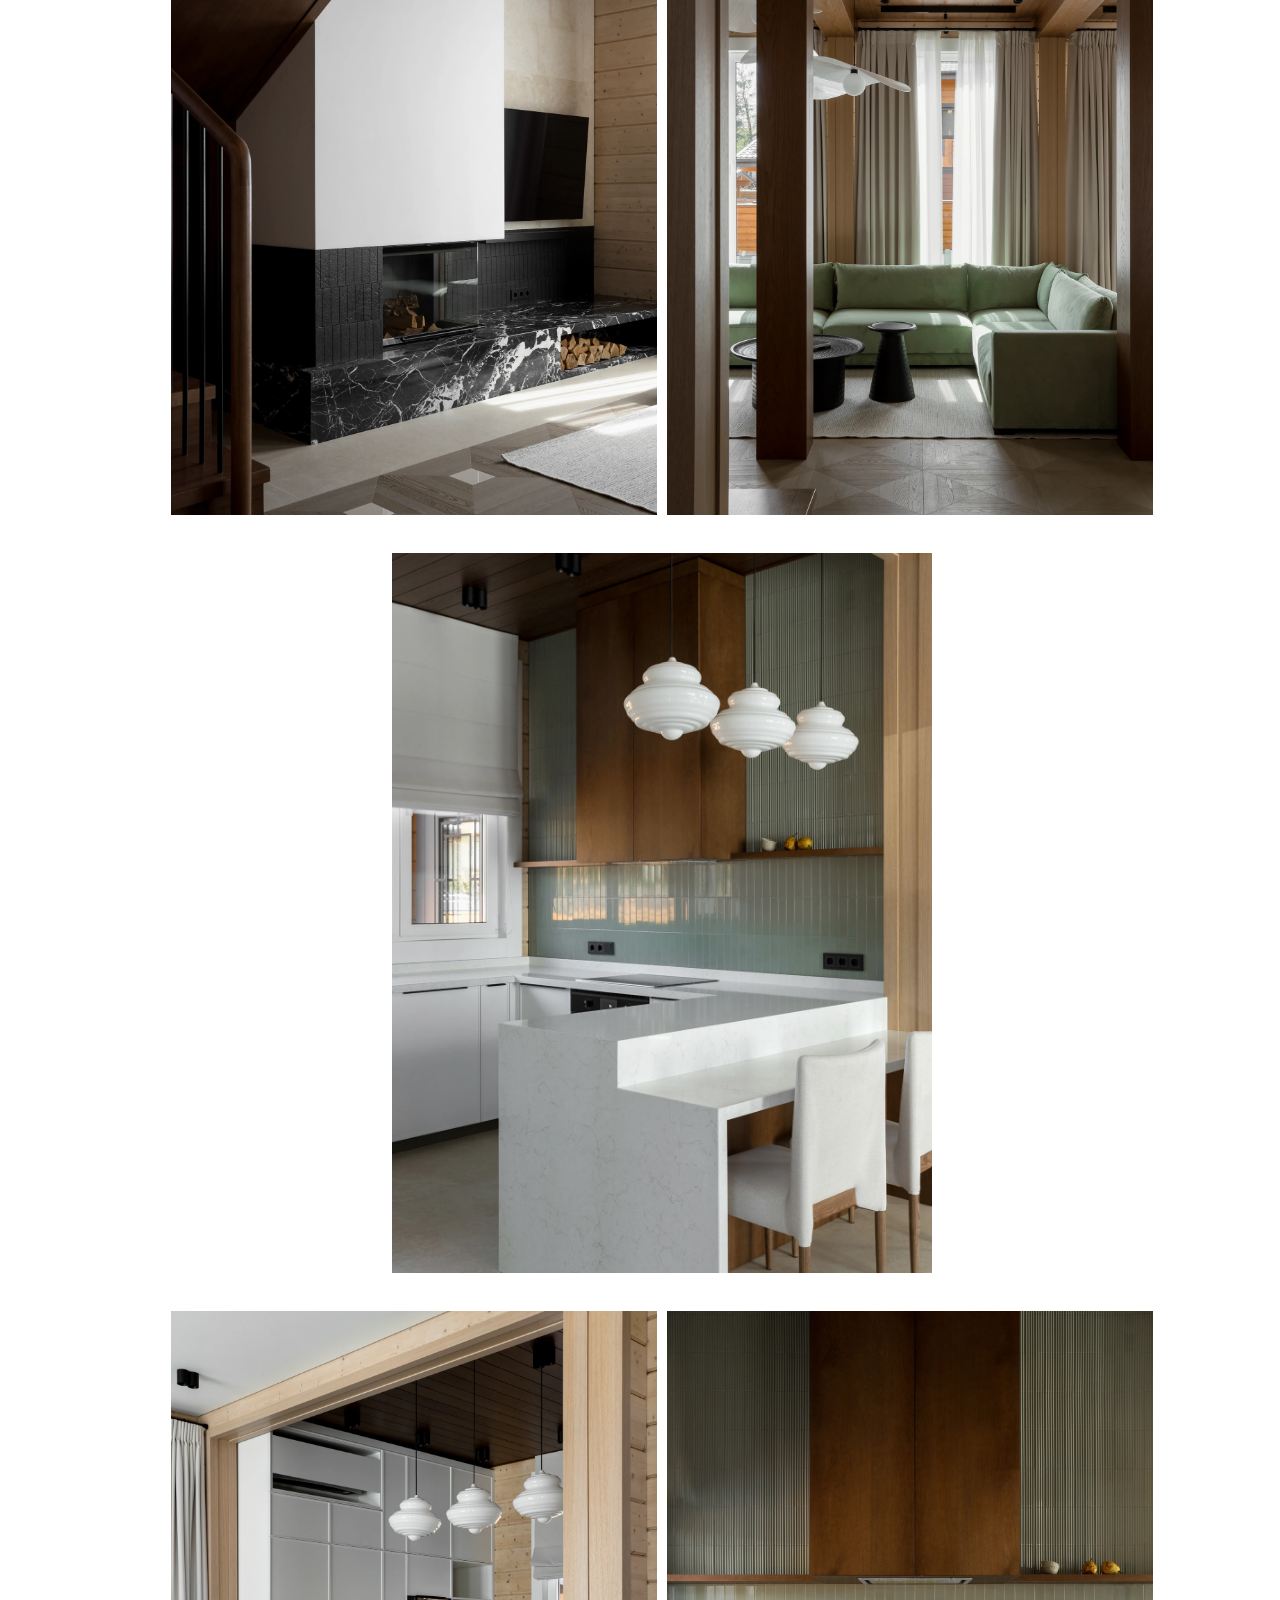
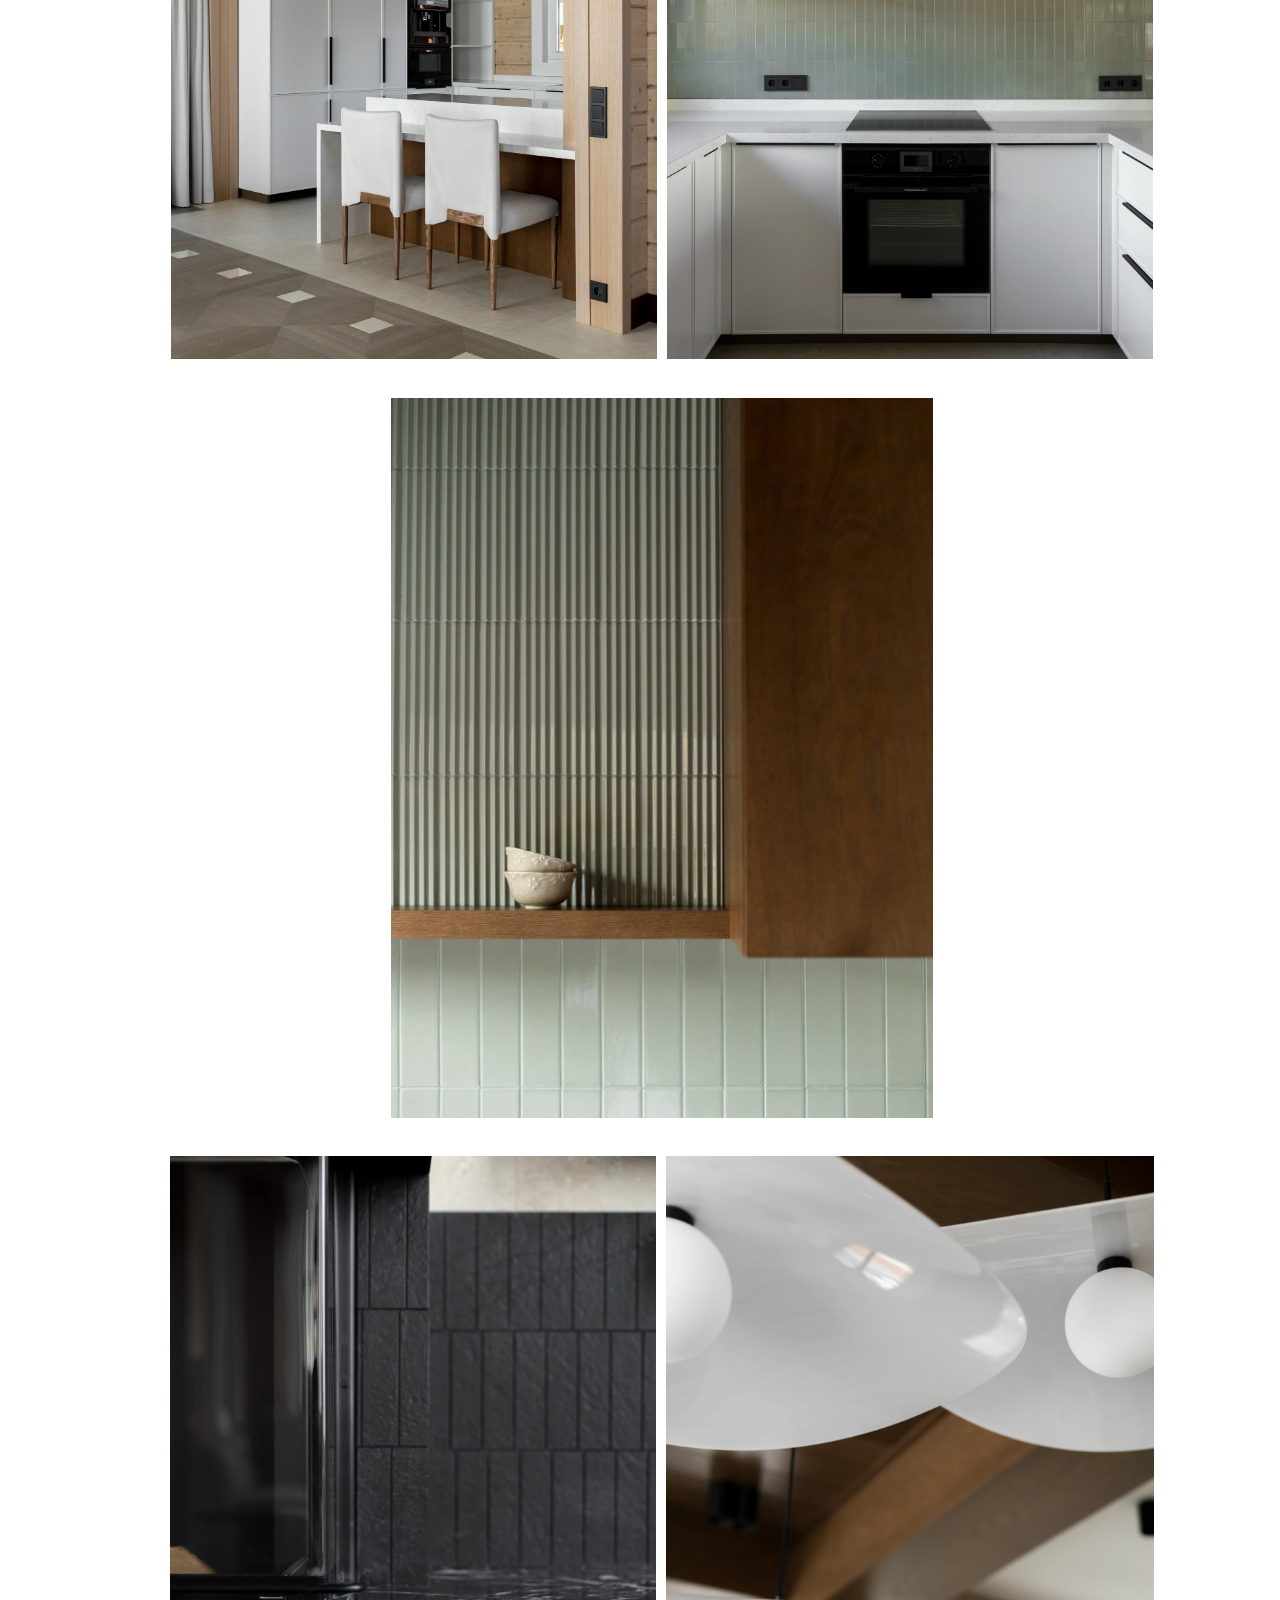
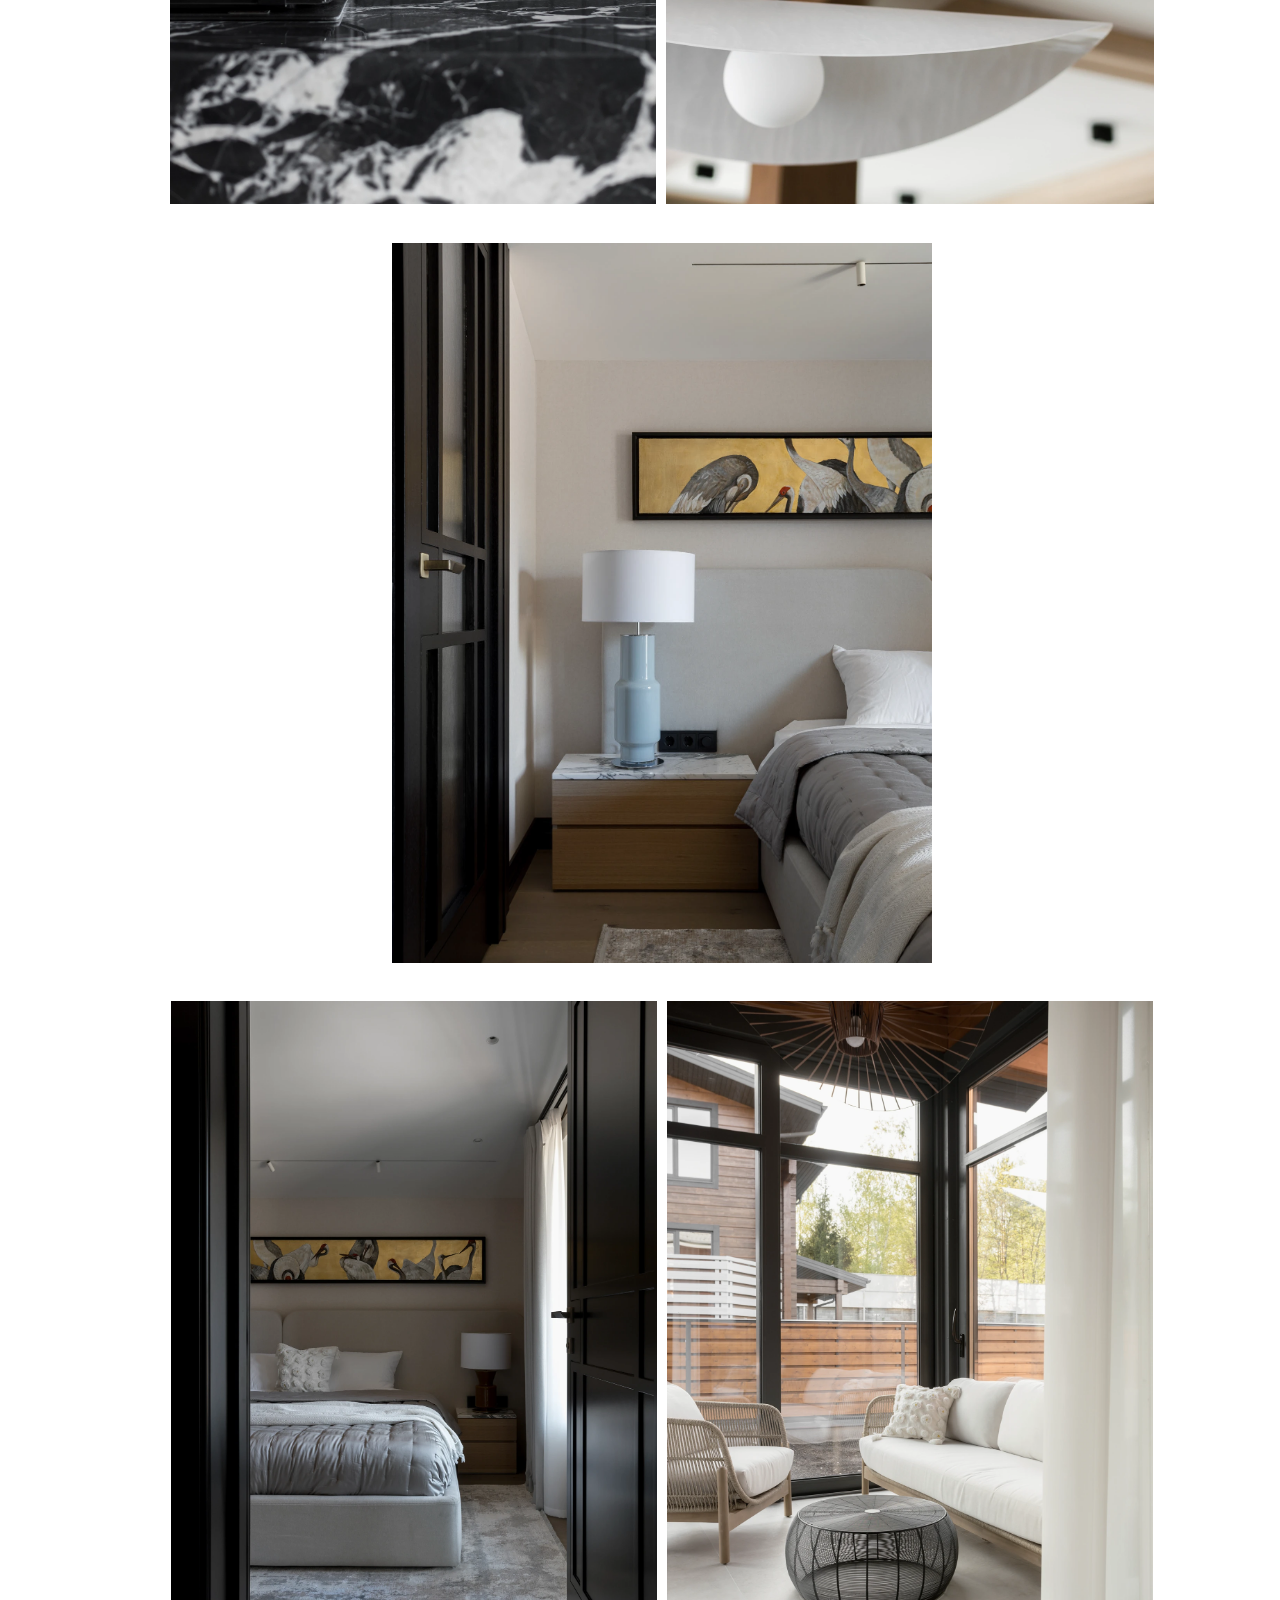
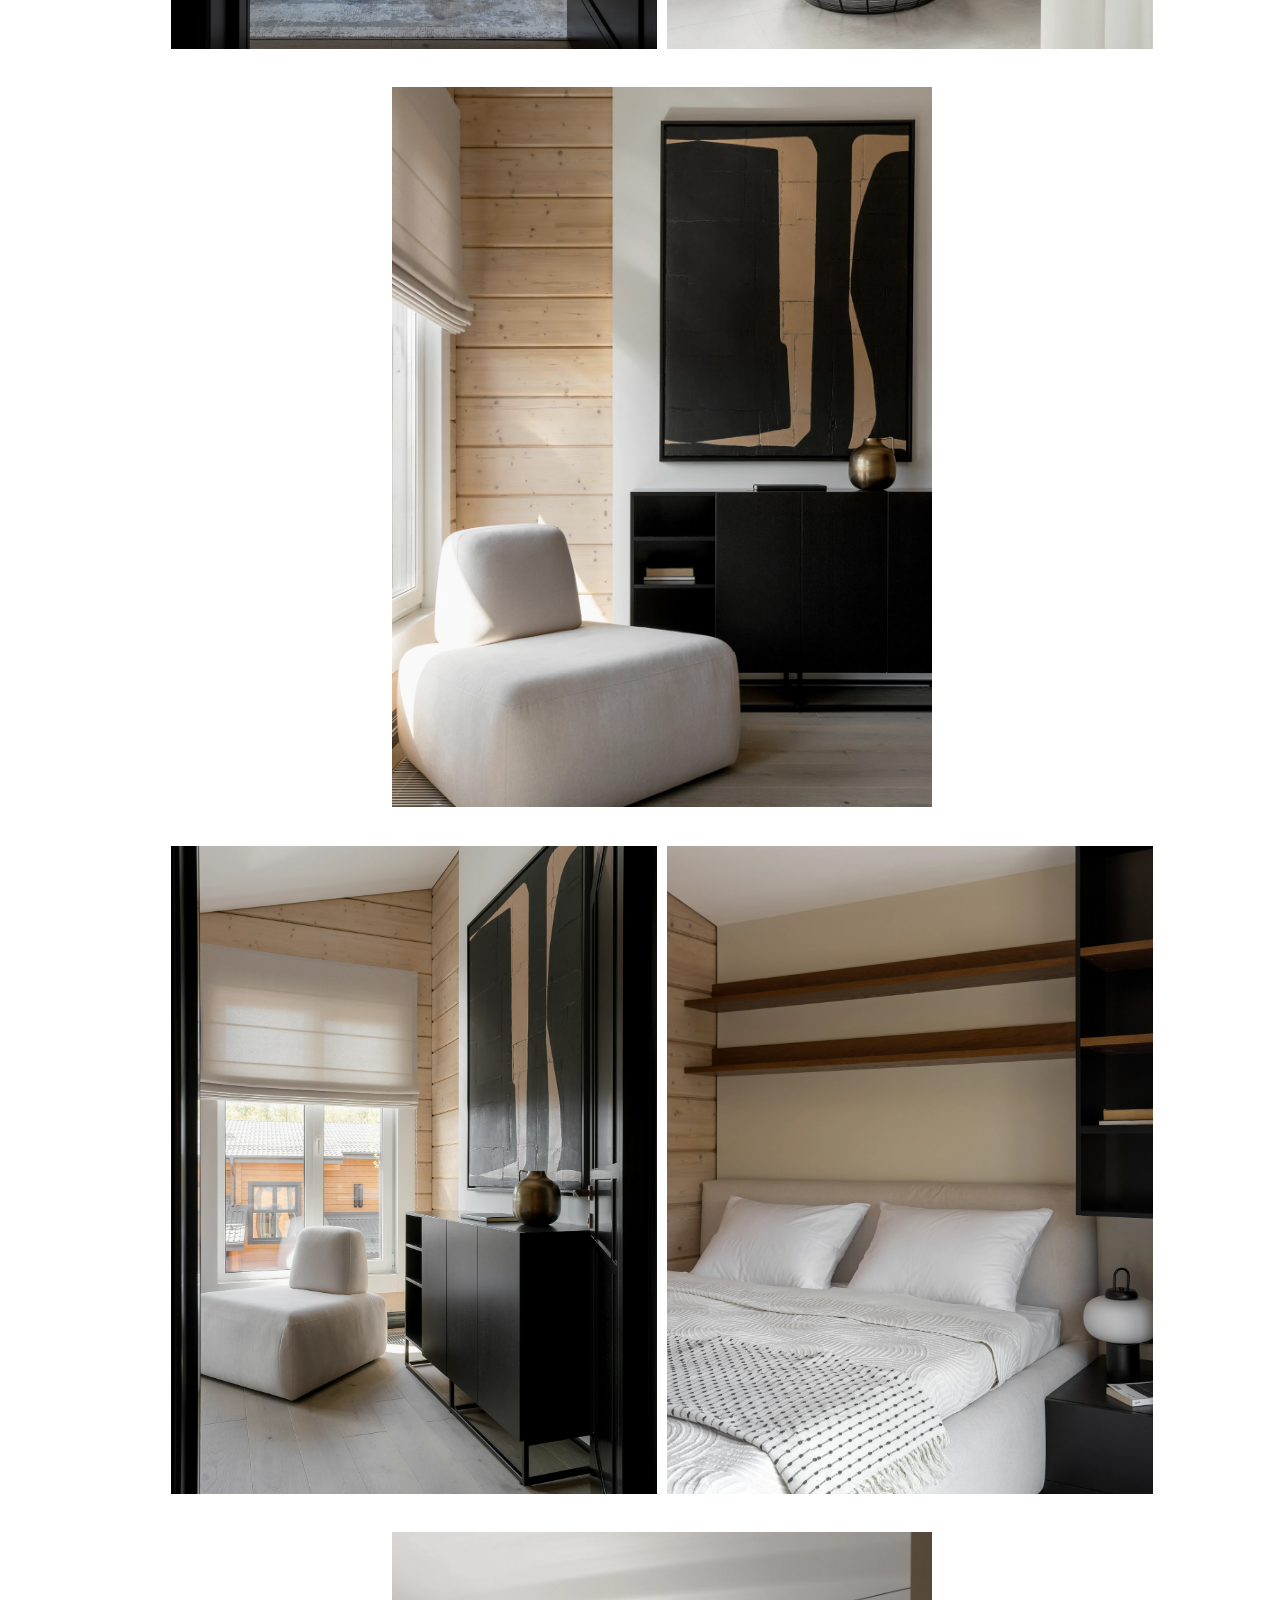
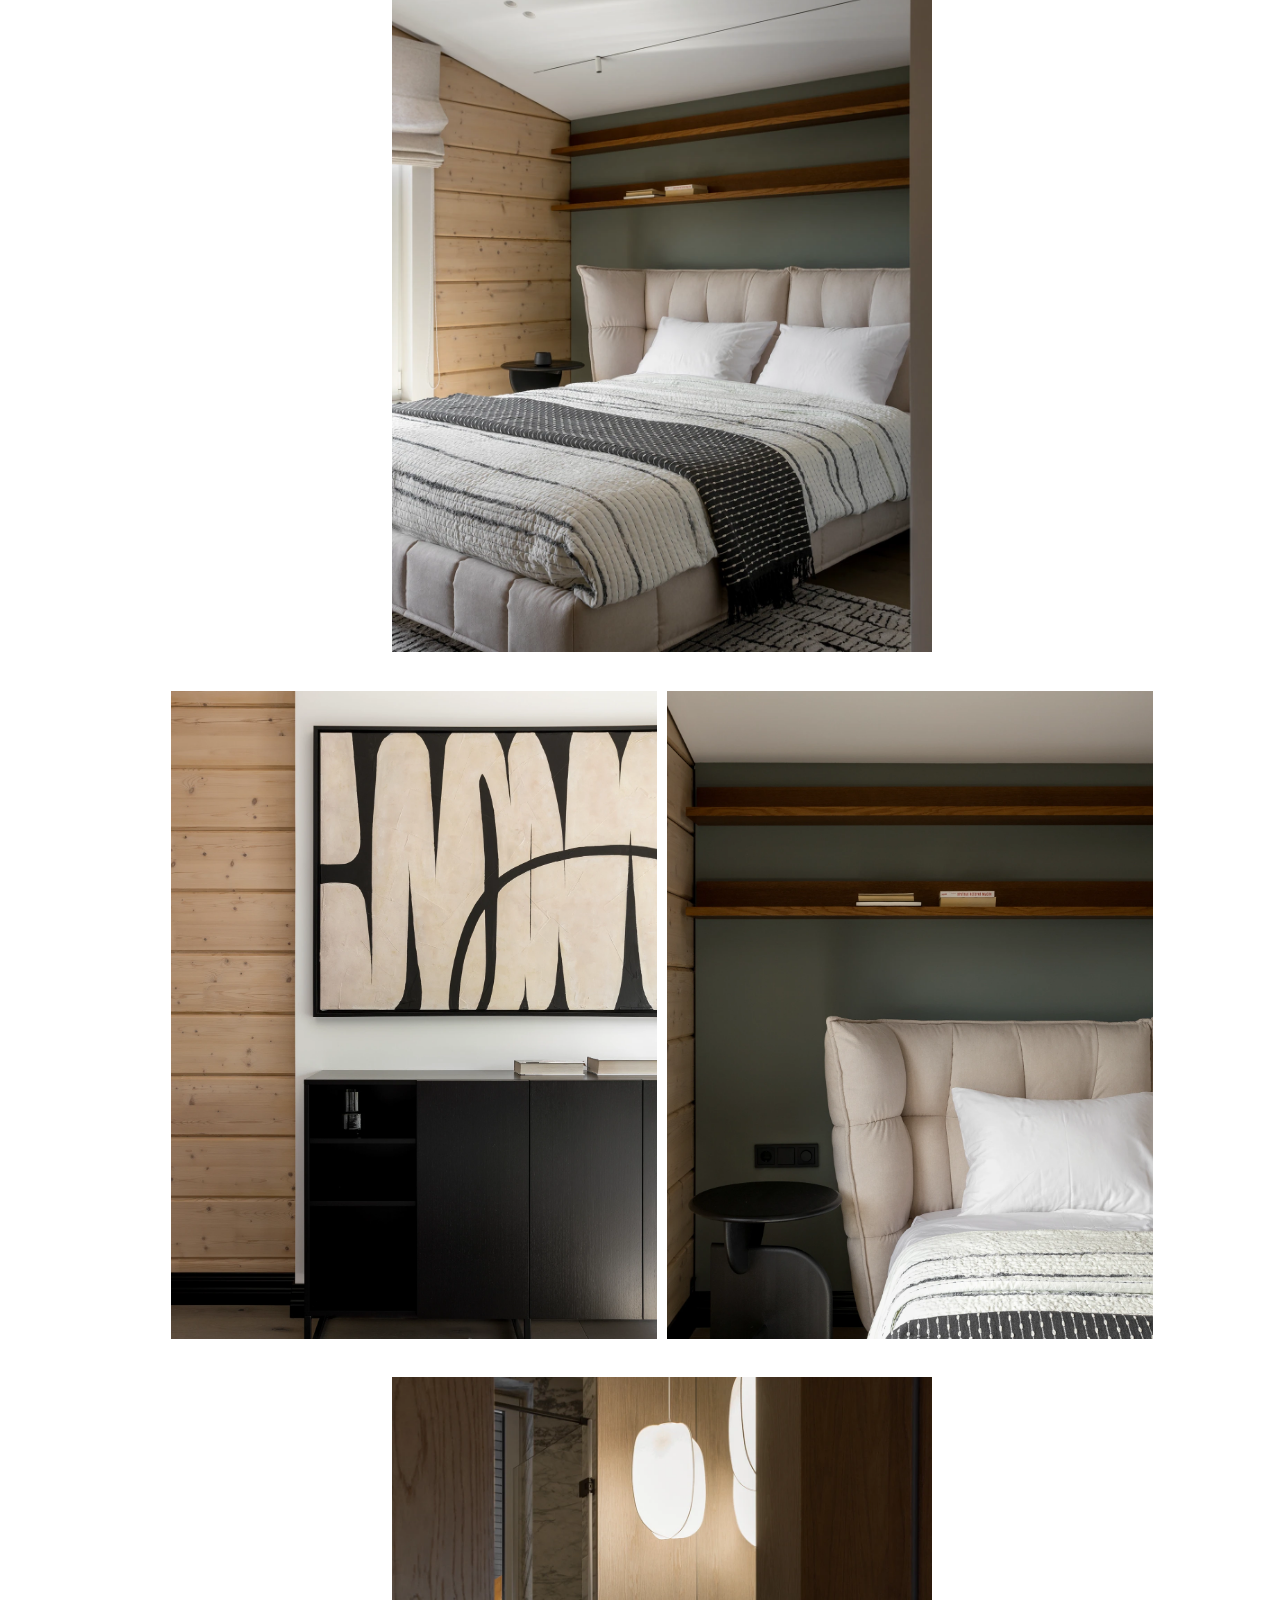
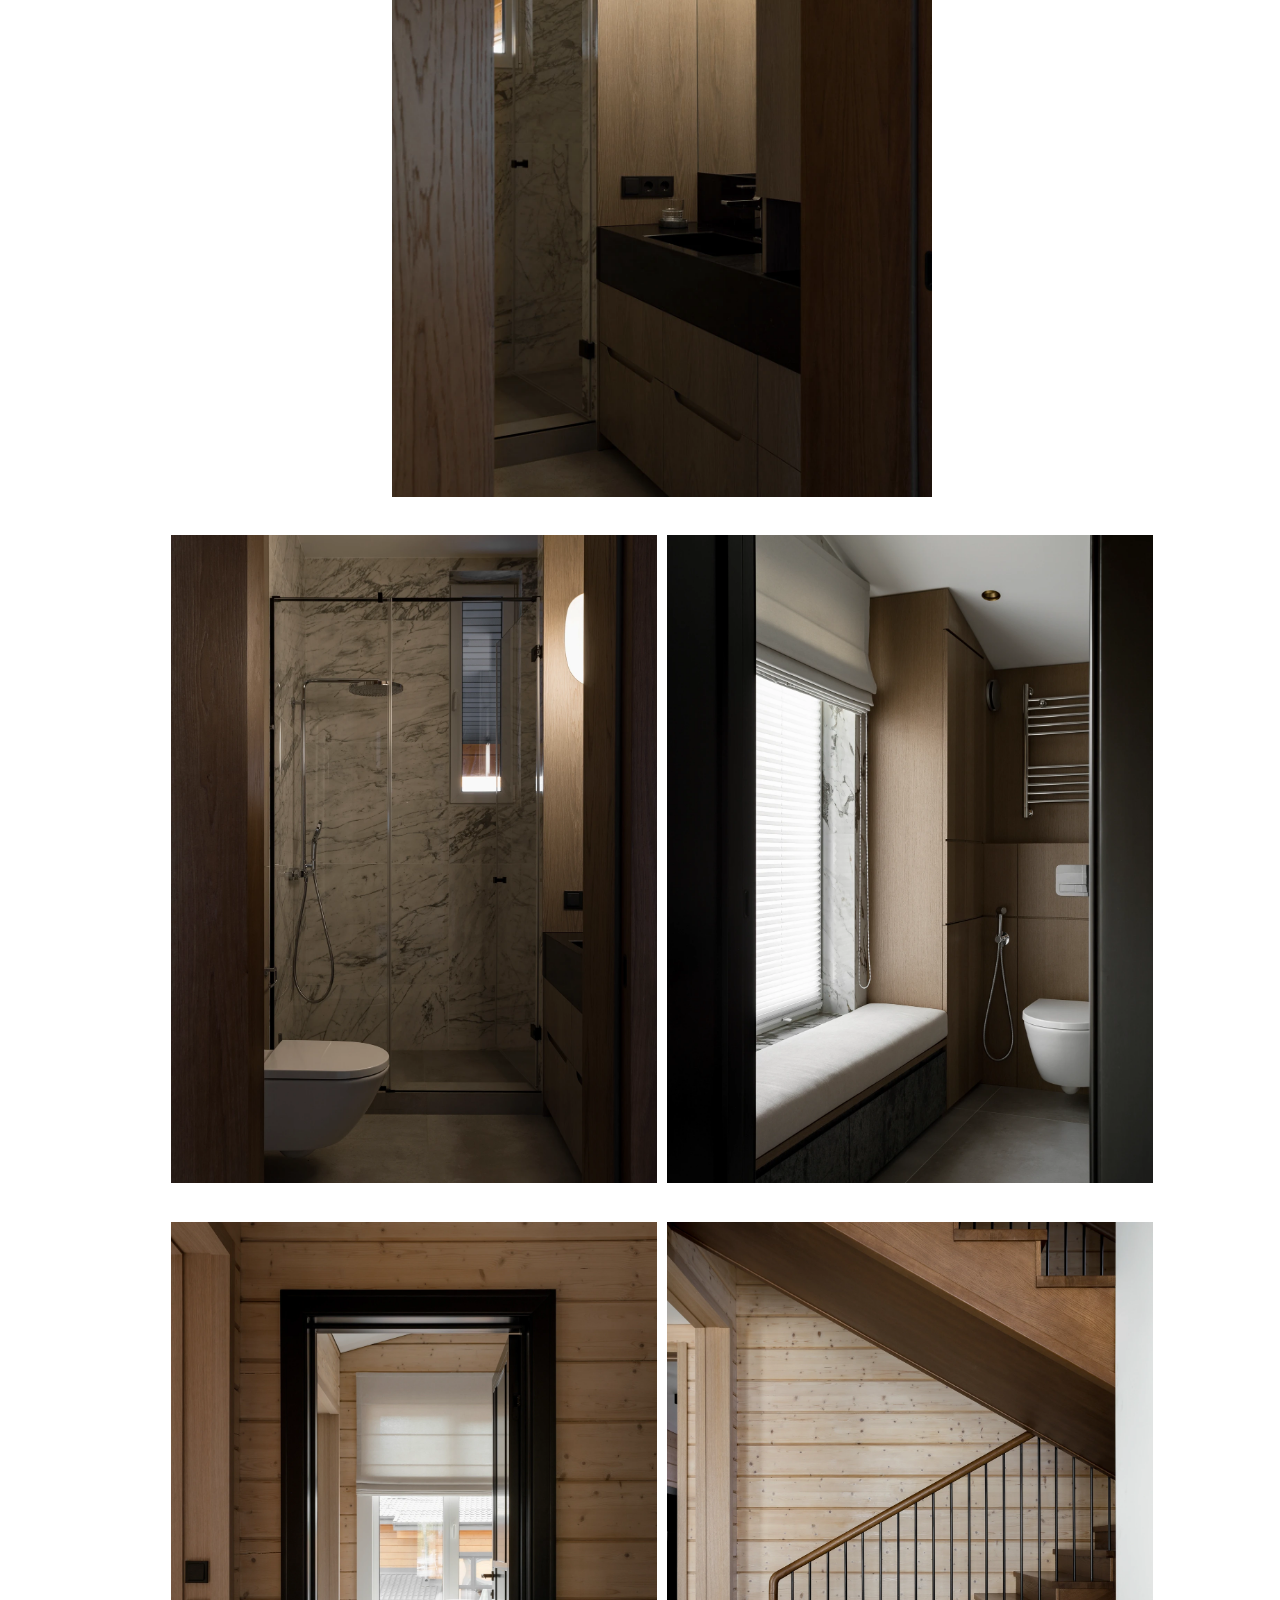
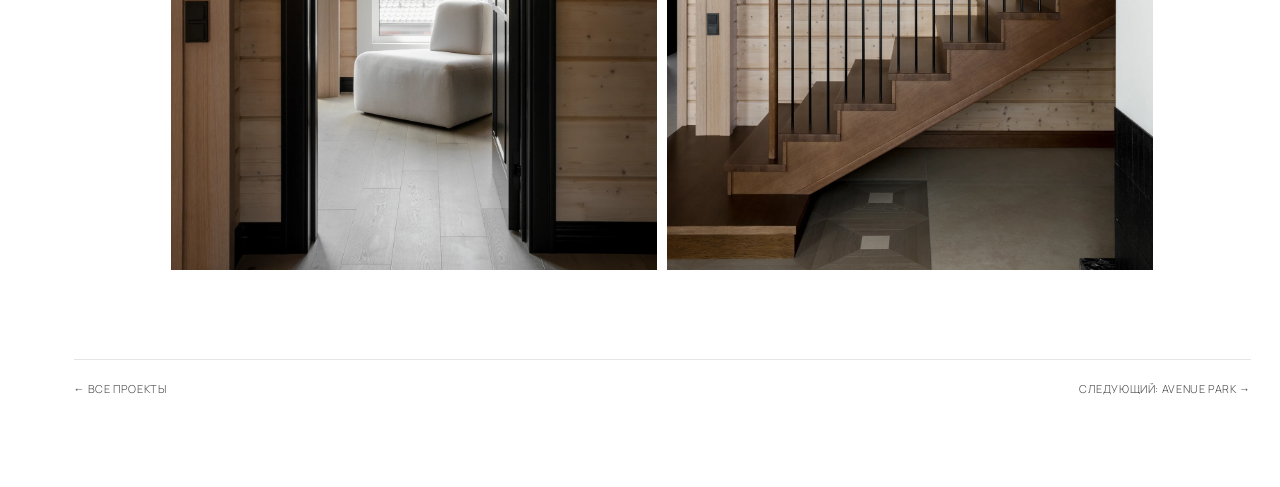
<file: projects/mihalkovo-park/index.html>
<!DOCTYPE html>
<html lang="ru">
<head>
<meta charset="utf-8">
<meta name="viewport" content="width=device-width, initial-scale=1">
<title>MIHALKOVO PARK — проекты ann tim</title>
<meta name="description" content="Фотографии интерьерного проекта MIHALKOVO PARK студии ann tim.">
<meta property="og:title" content="MIHALKOVO PARK — ann tim">
<meta property="og:description" content="Фотографии интерьерного проекта MIHALKOVO PARK студии ann tim.">
<meta property="og:type" content="website">
<meta property="og:site_name" content="ann tim">
<meta property="og:url" content="https://popov-mikhail.github.io/ann-tim-site/projects/mihalkovo-park/">
<meta property="og:image" content="https://popov-mikhail.github.io/ann-tim-site/assets/img/project-details/mihalkovo-park/01.webp">
<meta property="og:image:width" content="1400">
<meta property="og:image:height" content="811">
<meta property="og:image:alt" content="Проект MIHALKOVO PARK студии ann tim">
<meta name="twitter:card" content="summary_large_image">
<link rel="canonical" href="https://popov-mikhail.github.io/ann-tim-site/projects/mihalkovo-park/">
<link rel="icon" href="../../assets/img/favicon.png" type="image/png">
<link rel="stylesheet" href="../../assets/css/styles.css?v=23">
</head>
<body class="project-detail-page">
<a class="skip-link" href="#main">К основному содержанию</a>
<header class="site-header">
  <a class="logo" href="../../" aria-label="ann tim — на главную">
    <picture>
      <source type="image/webp"
              srcset="../../assets/img/logo-100.webp 100w, ../../assets/img/logo-200.webp 200w"
              sizes="(max-width: 860px) 50px, min(4.8vw, 92px)">
      <img src="../../assets/img/logo.png" alt="ann tim" width="238" height="194" decoding="async">
    </picture>
  </a>

  <button class="nav-toggle" type="button" data-nav-toggle
          aria-expanded="false" aria-controls="nav" aria-label="Открыть меню"><span></span></button>

  <nav class="nav" id="nav" data-nav aria-label="Основное меню">
    <ul>
      <li><a href="../" aria-current="page">ПРОЕКТЫ</a></li>
      <li><a href="../../about/">О НАС</a></li>
      <li><a href="../../publications/">ПУБЛИКАЦИИ</a></li>
      <li><a href="../../contacts/">КОНТАКТЫ</a></li>
    </ul>
  </nav>
</header>

<main class="project-detail" id="main" data-project-detail>
  <header class="project-detail__intro">
    <a class="project-detail__back" href="../"><span aria-hidden="true">←</span> Проекты</a>
    <h1 class="project-detail__title">MIHALKOVO PARK</h1>
    <p class="project-detail__count">27 кадров</p>
  </header>

  <div class="project-detail__stream">
    <section class="project-detail__module project-detail__module--single"
             aria-label="Фотографии 1–1">
      <figure class="project-detail__figure">
        <button class="project-detail__open" type="button" data-detail-image
                aria-label="Открыть фотографию 1 из 27 на весь экран">
          <img class="project-detail__image"
             src="../../assets/img/project-details/mihalkovo-park/01.webp"
             alt="Проект MIHALKOVO PARK, фотография 1 из 27"
             width="1400" height="811"
             loading="eager"
             fetchpriority="high" decoding="async">
        </button>
      </figure>
    </section>
    <section class="project-detail__module project-detail__module--single"
             aria-label="Фотографии 2–2">
      <figure class="project-detail__figure">
        <button class="project-detail__open" type="button" data-detail-image
                aria-label="Открыть фотографию 2 из 27 на весь экран">
          <img class="project-detail__image"
             src="../../assets/img/project-details/mihalkovo-park/02.webp"
             alt="Проект MIHALKOVO PARK, фотография 2 из 27"
             width="1400" height="1867"
             loading="lazy"
             decoding="async">
        </button>
      </figure>
    </section>
    <section class="project-detail__module project-detail__module--pair"
             aria-label="Фотографии 3–4">
      <figure class="project-detail__figure">
        <button class="project-detail__open" type="button" data-detail-image
                aria-label="Открыть фотографию 3 из 27 на весь экран">
          <img class="project-detail__image"
             src="../../assets/img/project-details/mihalkovo-park/03.webp"
             alt="Проект MIHALKOVO PARK, фотография 3 из 27"
             width="1400" height="1867"
             loading="lazy"
             decoding="async">
        </button>
      </figure>
      <figure class="project-detail__figure">
        <button class="project-detail__open" type="button" data-detail-image
                aria-label="Открыть фотографию 4 из 27 на весь экран">
          <img class="project-detail__image"
             src="../../assets/img/project-details/mihalkovo-park/04.webp"
             alt="Проект MIHALKOVO PARK, фотография 4 из 27"
             width="1400" height="1867"
             loading="lazy"
             decoding="async">
        </button>
      </figure>
    </section>
    <section class="project-detail__module project-detail__module--single"
             aria-label="Фотографии 5–5">
      <figure class="project-detail__figure">
        <button class="project-detail__open" type="button" data-detail-image
                aria-label="Открыть фотографию 5 из 27 на весь экран">
          <img class="project-detail__image"
             src="../../assets/img/project-details/mihalkovo-park/05.webp"
             alt="Проект MIHALKOVO PARK, фотография 5 из 27"
             width="1200" height="1600"
             loading="lazy"
             decoding="async">
        </button>
      </figure>
    </section>
    <section class="project-detail__module project-detail__module--pair"
             aria-label="Фотографии 6–7">
      <figure class="project-detail__figure">
        <button class="project-detail__open" type="button" data-detail-image
                aria-label="Открыть фотографию 6 из 27 на весь экран">
          <img class="project-detail__image"
             src="../../assets/img/project-details/mihalkovo-park/06.webp"
             alt="Проект MIHALKOVO PARK, фотография 6 из 27"
             width="1400" height="1867"
             loading="lazy"
             decoding="async">
        </button>
      </figure>
      <figure class="project-detail__figure">
        <button class="project-detail__open" type="button" data-detail-image
                aria-label="Открыть фотографию 7 из 27 на весь экран">
          <img class="project-detail__image"
             src="../../assets/img/project-details/mihalkovo-park/07.webp"
             alt="Проект MIHALKOVO PARK, фотография 7 из 27"
             width="1400" height="1867"
             loading="lazy"
             decoding="async">
        </button>
      </figure>
    </section>
    <section class="project-detail__module project-detail__module--single"
             aria-label="Фотографии 8–8">
      <figure class="project-detail__figure">
        <button class="project-detail__open" type="button" data-detail-image
                aria-label="Открыть фотографию 8 из 27 на весь экран">
          <img class="project-detail__image"
             src="../../assets/img/project-details/mihalkovo-park/08.webp"
             alt="Проект MIHALKOVO PARK, фотография 8 из 27"
             width="1200" height="1600"
             loading="lazy"
             decoding="async">
        </button>
      </figure>
    </section>
    <section class="project-detail__module project-detail__module--pair"
             aria-label="Фотографии 9–10">
      <figure class="project-detail__figure">
        <button class="project-detail__open" type="button" data-detail-image
                aria-label="Открыть фотографию 9 из 27 на весь экран">
          <img class="project-detail__image"
             src="../../assets/img/project-details/mihalkovo-park/09.webp"
             alt="Проект MIHALKOVO PARK, фотография 9 из 27"
             width="1400" height="1867"
             loading="lazy"
             decoding="async">
        </button>
      </figure>
      <figure class="project-detail__figure">
        <button class="project-detail__open" type="button" data-detail-image
                aria-label="Открыть фотографию 10 из 27 на весь экран">
          <img class="project-detail__image"
             src="../../assets/img/project-details/mihalkovo-park/10.webp"
             alt="Проект MIHALKOVO PARK, фотография 10 из 27"
             width="1400" height="1867"
             loading="lazy"
             decoding="async">
        </button>
      </figure>
    </section>
    <section class="project-detail__module project-detail__module--single"
             aria-label="Фотографии 11–11">
      <figure class="project-detail__figure">
        <button class="project-detail__open" type="button" data-detail-image
                aria-label="Открыть фотографию 11 из 27 на весь экран">
          <img class="project-detail__image"
             src="../../assets/img/project-details/mihalkovo-park/11.webp"
             alt="Проект MIHALKOVO PARK, фотография 11 из 27"
             width="1200" height="1595"
             loading="lazy"
             decoding="async">
        </button>
      </figure>
    </section>
    <section class="project-detail__module project-detail__module--pair"
             aria-label="Фотографии 12–13">
      <figure class="project-detail__figure">
        <button class="project-detail__open" type="button" data-detail-image
                aria-label="Открыть фотографию 12 из 27 на весь экран">
          <img class="project-detail__image"
             src="../../assets/img/project-details/mihalkovo-park/12.webp"
             alt="Проект MIHALKOVO PARK, фотография 12 из 27"
             width="1400" height="1867"
             loading="lazy"
             decoding="async">
        </button>
      </figure>
      <figure class="project-detail__figure">
        <button class="project-detail__open" type="button" data-detail-image
                aria-label="Открыть фотографию 13 из 27 на весь экран">
          <img class="project-detail__image"
             src="../../assets/img/project-details/mihalkovo-park/13.webp"
             alt="Проект MIHALKOVO PARK, фотография 13 из 27"
             width="1400" height="1860"
             loading="lazy"
             decoding="async">
        </button>
      </figure>
    </section>
    <section class="project-detail__module project-detail__module--single"
             aria-label="Фотографии 14–14">
      <figure class="project-detail__figure">
        <button class="project-detail__open" type="button" data-detail-image
                aria-label="Открыть фотографию 14 из 27 на весь экран">
          <img class="project-detail__image"
             src="../../assets/img/project-details/mihalkovo-park/14.webp"
             alt="Проект MIHALKOVO PARK, фотография 14 из 27"
             width="1400" height="1867"
             loading="lazy"
             decoding="async">
        </button>
      </figure>
    </section>
    <section class="project-detail__module project-detail__module--pair"
             aria-label="Фотографии 15–16">
      <figure class="project-detail__figure">
        <button class="project-detail__open" type="button" data-detail-image
                aria-label="Открыть фотографию 15 из 27 на весь экран">
          <img class="project-detail__image"
             src="../../assets/img/project-details/mihalkovo-park/15.webp"
             alt="Проект MIHALKOVO PARK, фотография 15 из 27"
             width="1400" height="1867"
             loading="lazy"
             decoding="async">
        </button>
      </figure>
      <figure class="project-detail__figure">
        <button class="project-detail__open" type="button" data-detail-image
                aria-label="Открыть фотографию 16 из 27 на весь экран">
          <img class="project-detail__image"
             src="../../assets/img/project-details/mihalkovo-park/16.webp"
             alt="Проект MIHALKOVO PARK, фотография 16 из 27"
             width="1400" height="1867"
             loading="lazy"
             decoding="async">
        </button>
      </figure>
    </section>
    <section class="project-detail__module project-detail__module--single"
             aria-label="Фотографии 17–17">
      <figure class="project-detail__figure">
        <button class="project-detail__open" type="button" data-detail-image
                aria-label="Открыть фотографию 17 из 27 на весь экран">
          <img class="project-detail__image"
             src="../../assets/img/project-details/mihalkovo-park/17.webp"
             alt="Проект MIHALKOVO PARK, фотография 17 из 27"
             width="1200" height="1600"
             loading="lazy"
             decoding="async">
        </button>
      </figure>
    </section>
    <section class="project-detail__module project-detail__module--pair"
             aria-label="Фотографии 18–19">
      <figure class="project-detail__figure">
        <button class="project-detail__open" type="button" data-detail-image
                aria-label="Открыть фотографию 18 из 27 на весь экран">
          <img class="project-detail__image"
             src="../../assets/img/project-details/mihalkovo-park/18.webp"
             alt="Проект MIHALKOVO PARK, фотография 18 из 27"
             width="1400" height="1867"
             loading="lazy"
             decoding="async">
        </button>
      </figure>
      <figure class="project-detail__figure">
        <button class="project-detail__open" type="button" data-detail-image
                aria-label="Открыть фотографию 19 из 27 на весь экран">
          <img class="project-detail__image"
             src="../../assets/img/project-details/mihalkovo-park/19.webp"
             alt="Проект MIHALKOVO PARK, фотография 19 из 27"
             width="1400" height="1867"
             loading="lazy"
             decoding="async">
        </button>
      </figure>
    </section>
    <section class="project-detail__module project-detail__module--single"
             aria-label="Фотографии 20–20">
      <figure class="project-detail__figure">
        <button class="project-detail__open" type="button" data-detail-image
                aria-label="Открыть фотографию 20 из 27 на весь экран">
          <img class="project-detail__image"
             src="../../assets/img/project-details/mihalkovo-park/20.webp"
             alt="Проект MIHALKOVO PARK, фотография 20 из 27"
             width="1200" height="1600"
             loading="lazy"
             decoding="async">
        </button>
      </figure>
    </section>
    <section class="project-detail__module project-detail__module--pair"
             aria-label="Фотографии 21–22">
      <figure class="project-detail__figure">
        <button class="project-detail__open" type="button" data-detail-image
                aria-label="Открыть фотографию 21 из 27 на весь экран">
          <img class="project-detail__image"
             src="../../assets/img/project-details/mihalkovo-park/21.webp"
             alt="Проект MIHALKOVO PARK, фотография 21 из 27"
             width="1400" height="1867"
             loading="lazy"
             decoding="async">
        </button>
      </figure>
      <figure class="project-detail__figure">
        <button class="project-detail__open" type="button" data-detail-image
                aria-label="Открыть фотографию 22 из 27 на весь экран">
          <img class="project-detail__image"
             src="../../assets/img/project-details/mihalkovo-park/22.webp"
             alt="Проект MIHALKOVO PARK, фотография 22 из 27"
             width="1400" height="1867"
             loading="lazy"
             decoding="async">
        </button>
      </figure>
    </section>
    <section class="project-detail__module project-detail__module--single"
             aria-label="Фотографии 23–23">
      <figure class="project-detail__figure">
        <button class="project-detail__open" type="button" data-detail-image
                aria-label="Открыть фотографию 23 из 27 на весь экран">
          <img class="project-detail__image"
             src="../../assets/img/project-details/mihalkovo-park/23.webp"
             alt="Проект MIHALKOVO PARK, фотография 23 из 27"
             width="1200" height="1600"
             loading="lazy"
             decoding="async">
        </button>
      </figure>
    </section>
    <section class="project-detail__module project-detail__module--pair"
             aria-label="Фотографии 24–25">
      <figure class="project-detail__figure">
        <button class="project-detail__open" type="button" data-detail-image
                aria-label="Открыть фотографию 24 из 27 на весь экран">
          <img class="project-detail__image"
             src="../../assets/img/project-details/mihalkovo-park/24.webp"
             alt="Проект MIHALKOVO PARK, фотография 24 из 27"
             width="1400" height="1867"
             loading="lazy"
             decoding="async">
        </button>
      </figure>
      <figure class="project-detail__figure">
        <button class="project-detail__open" type="button" data-detail-image
                aria-label="Открыть фотографию 25 из 27 на весь экран">
          <img class="project-detail__image"
             src="../../assets/img/project-details/mihalkovo-park/25.webp"
             alt="Проект MIHALKOVO PARK, фотография 25 из 27"
             width="1400" height="1867"
             loading="lazy"
             decoding="async">
        </button>
      </figure>
    </section>
    <section class="project-detail__module project-detail__module--pair"
             aria-label="Фотографии 26–27">
      <figure class="project-detail__figure">
        <button class="project-detail__open" type="button" data-detail-image
                aria-label="Открыть фотографию 26 из 27 на весь экран">
          <img class="project-detail__image"
             src="../../assets/img/project-details/mihalkovo-park/26.webp"
             alt="Проект MIHALKOVO PARK, фотография 26 из 27"
             width="1400" height="1867"
             loading="lazy"
             decoding="async">
        </button>
      </figure>
      <figure class="project-detail__figure">
        <button class="project-detail__open" type="button" data-detail-image
                aria-label="Открыть фотографию 27 из 27 на весь экран">
          <img class="project-detail__image"
             src="../../assets/img/project-details/mihalkovo-park/27.webp"
             alt="Проект MIHALKOVO PARK, фотография 27 из 27"
             width="1400" height="1867"
             loading="lazy"
             decoding="async">
        </button>
      </figure>
    </section>
  </div>

  <nav class="project-detail__navigation" aria-label="Навигация между проектами">
    <a href="../"><span aria-hidden="true">←</span> Все проекты</a>
    <a href="../avenue-park/">Следующий: AVENUE PARK <span aria-hidden="true">→</span></a>
  </nav>
</main>

<div class="project-lightbox" data-detail-lightbox role="dialog" aria-modal="true"
     aria-labelledby="project-detail-lightbox-title" hidden>
  <header class="project-lightbox__header">
    <p class="project-lightbox__title" id="project-detail-lightbox-title">MIHALKOVO PARK</p>
    <button class="project-lightbox__close" type="button" data-close-detail-lightbox
            aria-label="Закрыть полноэкранный просмотр"><span aria-hidden="true"></span></button>
  </header>
  <div class="project-lightbox__stage" data-detail-lightbox-stage>
    <button class="project-lightbox__arrow project-lightbox__arrow--prev" type="button"
            data-detail-lightbox-prev aria-label="Предыдущая фотография"><span aria-hidden="true">←</span></button>
    <div class="project-lightbox__media">
      <img class="project-lightbox__image" data-detail-lightbox-image alt="" decoding="async">
    </div>
    <button class="project-lightbox__arrow project-lightbox__arrow--next" type="button"
            data-detail-lightbox-next aria-label="Следующая фотография"><span aria-hidden="true">→</span></button>
  </div>
  <p class="project-lightbox__counter" aria-live="polite">
    <span data-detail-lightbox-current>01</span><span aria-hidden="true"> / </span><span>27</span>
  </p>
</div>

<script src="../../assets/js/main.js?v=6" defer></script>
<script src="../../assets/js/project-detail.js?v=1" defer></script>
</body>
</html>
</file>
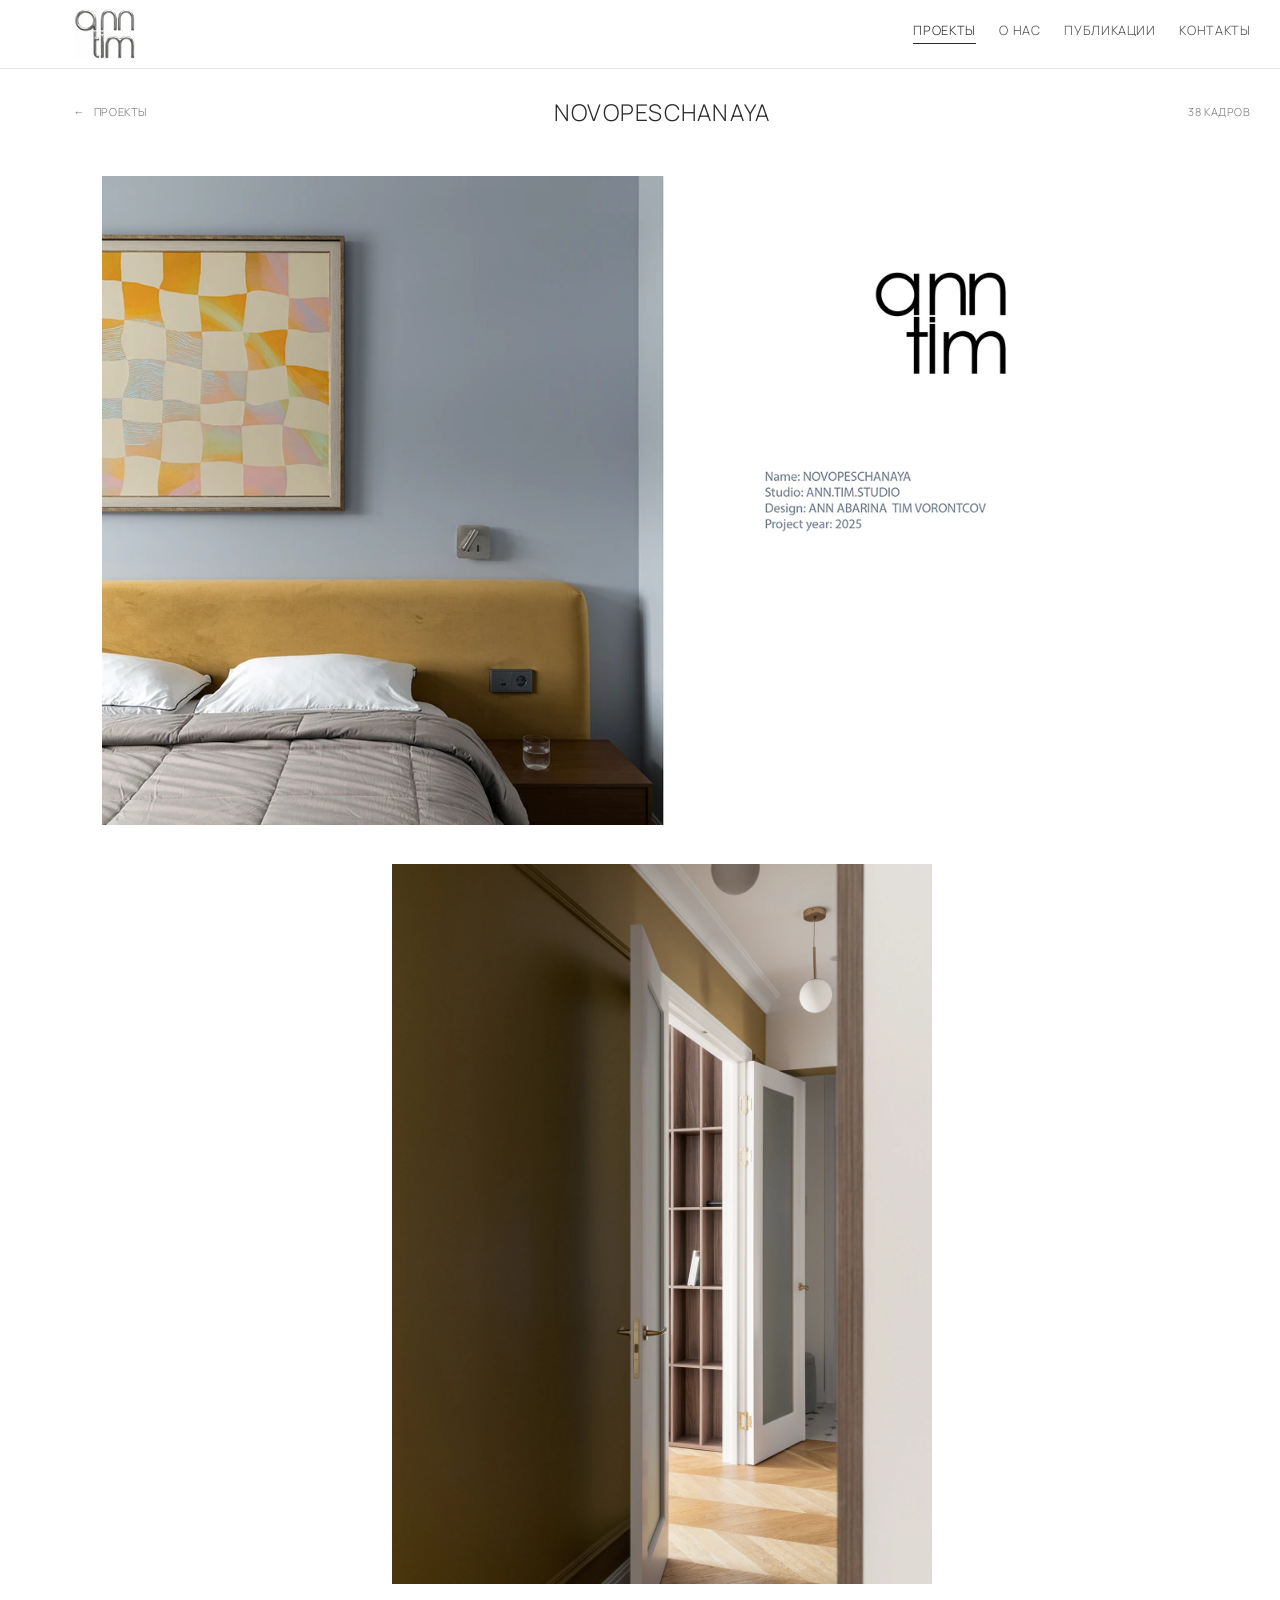
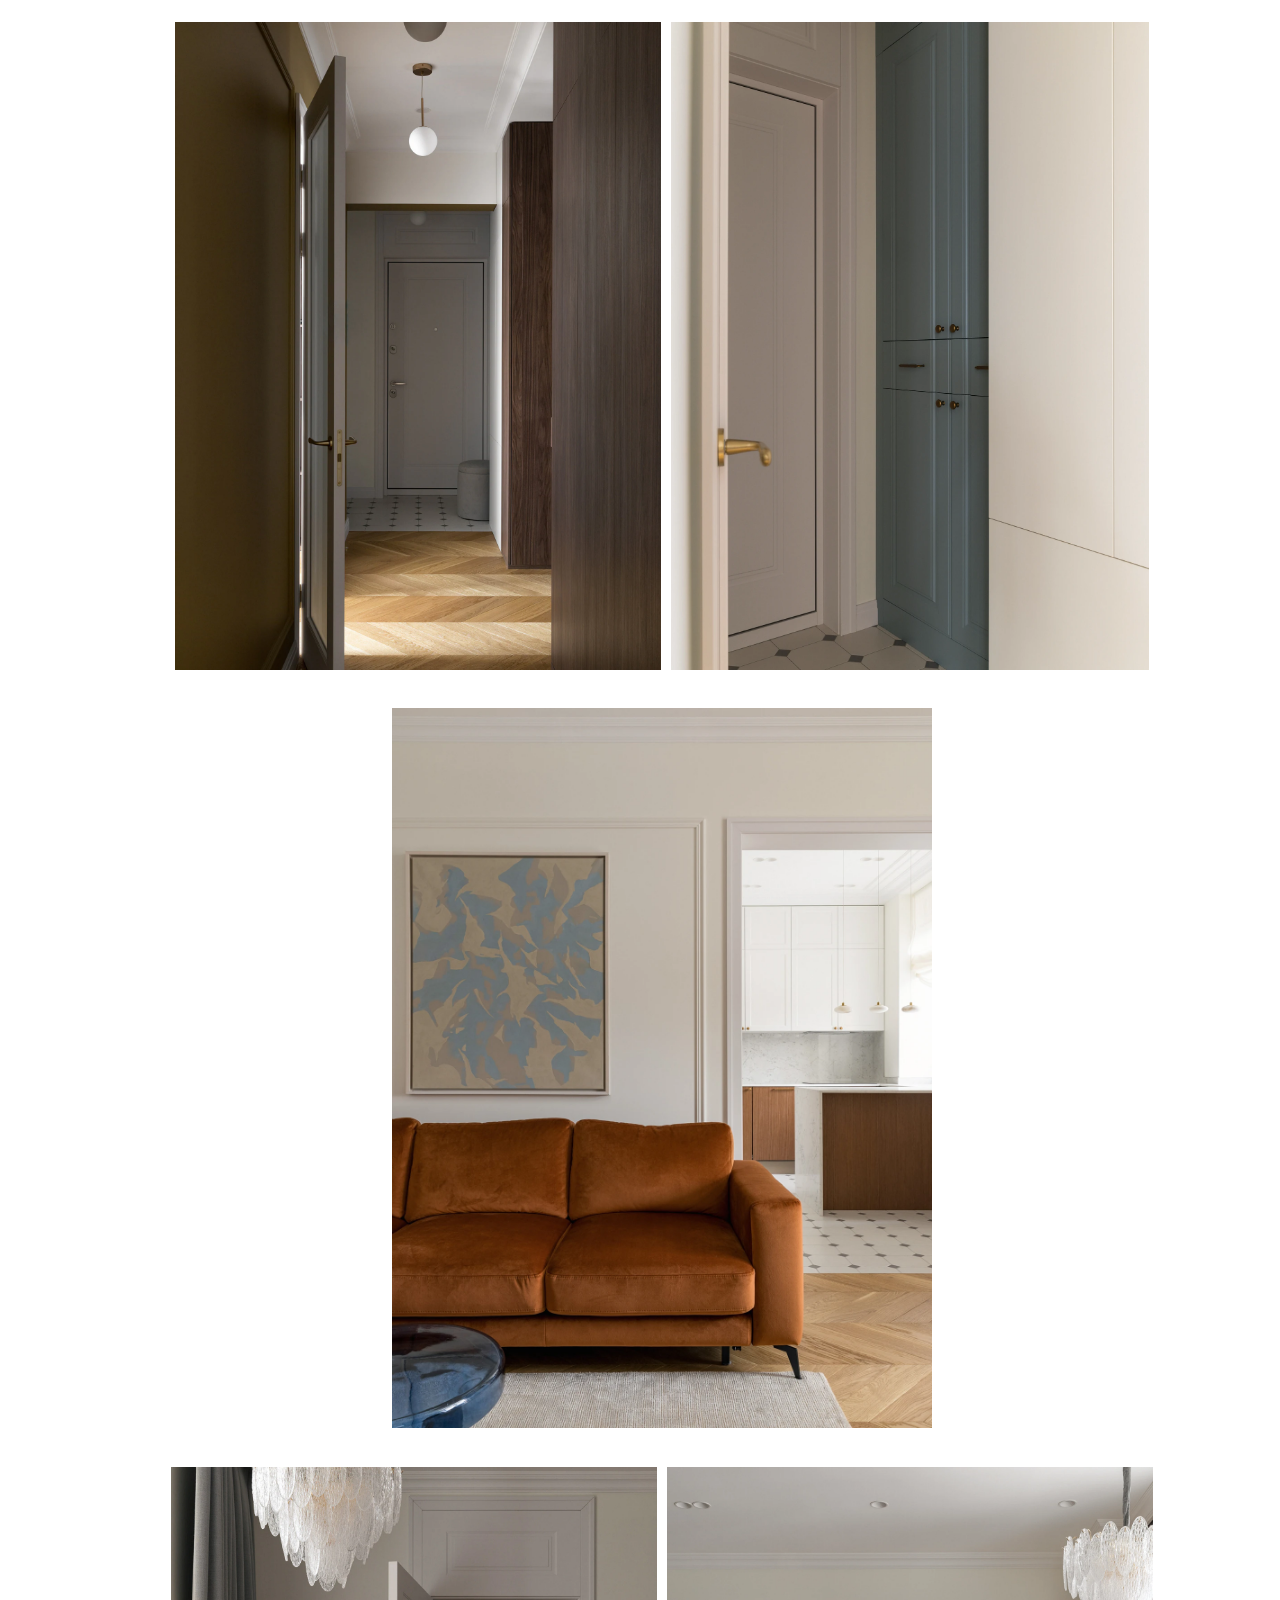
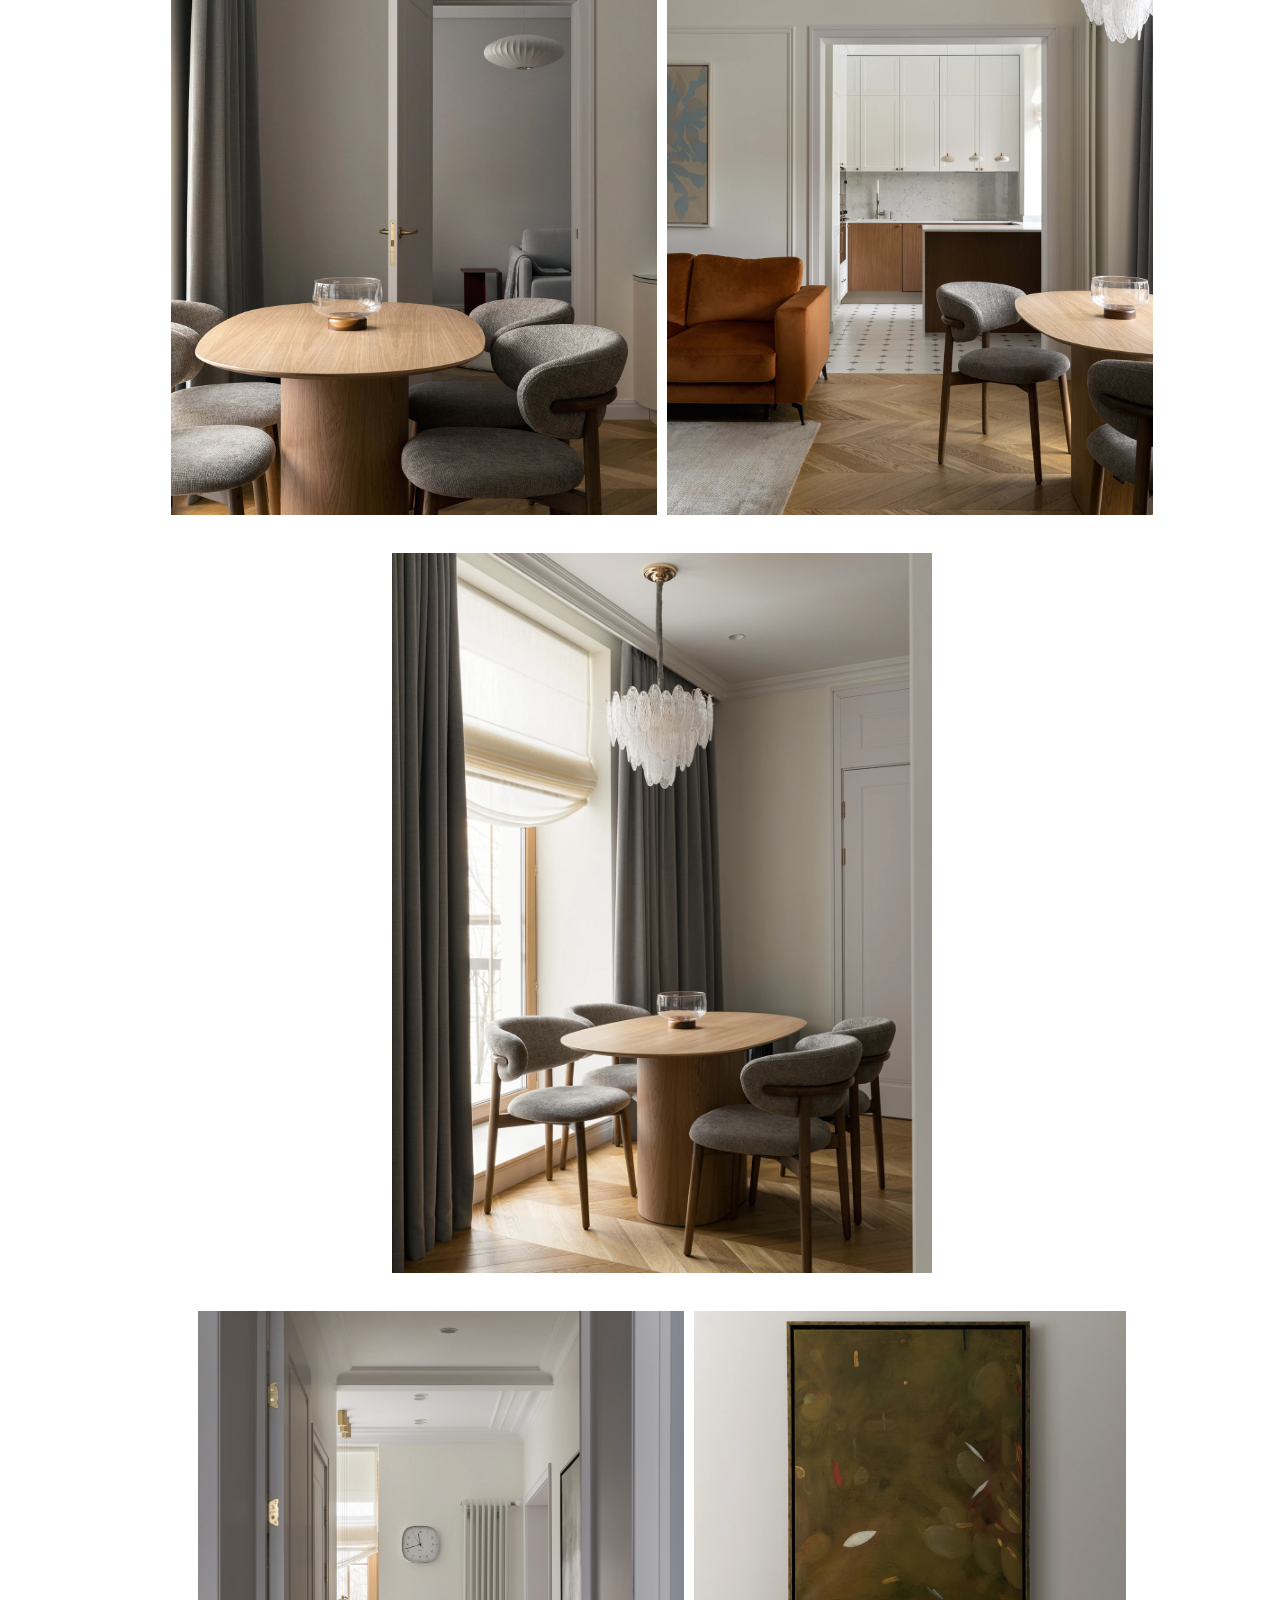
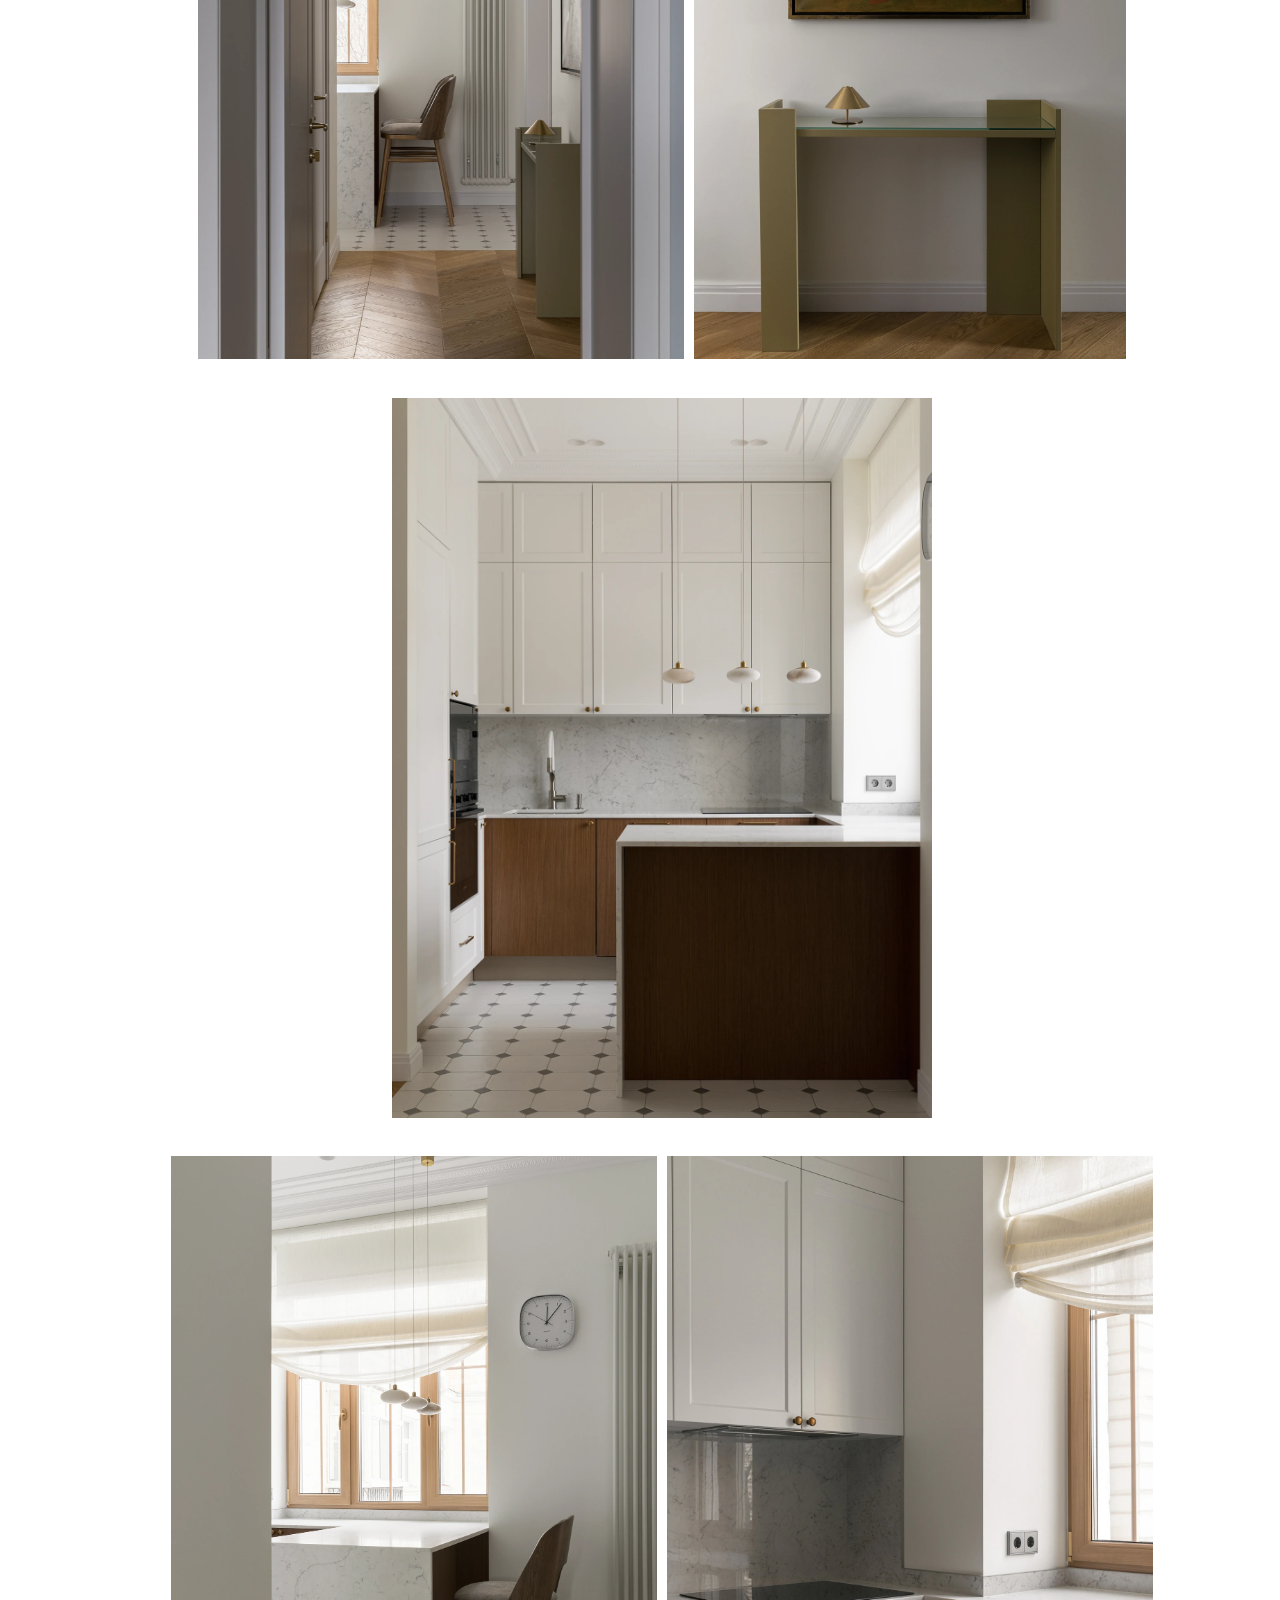
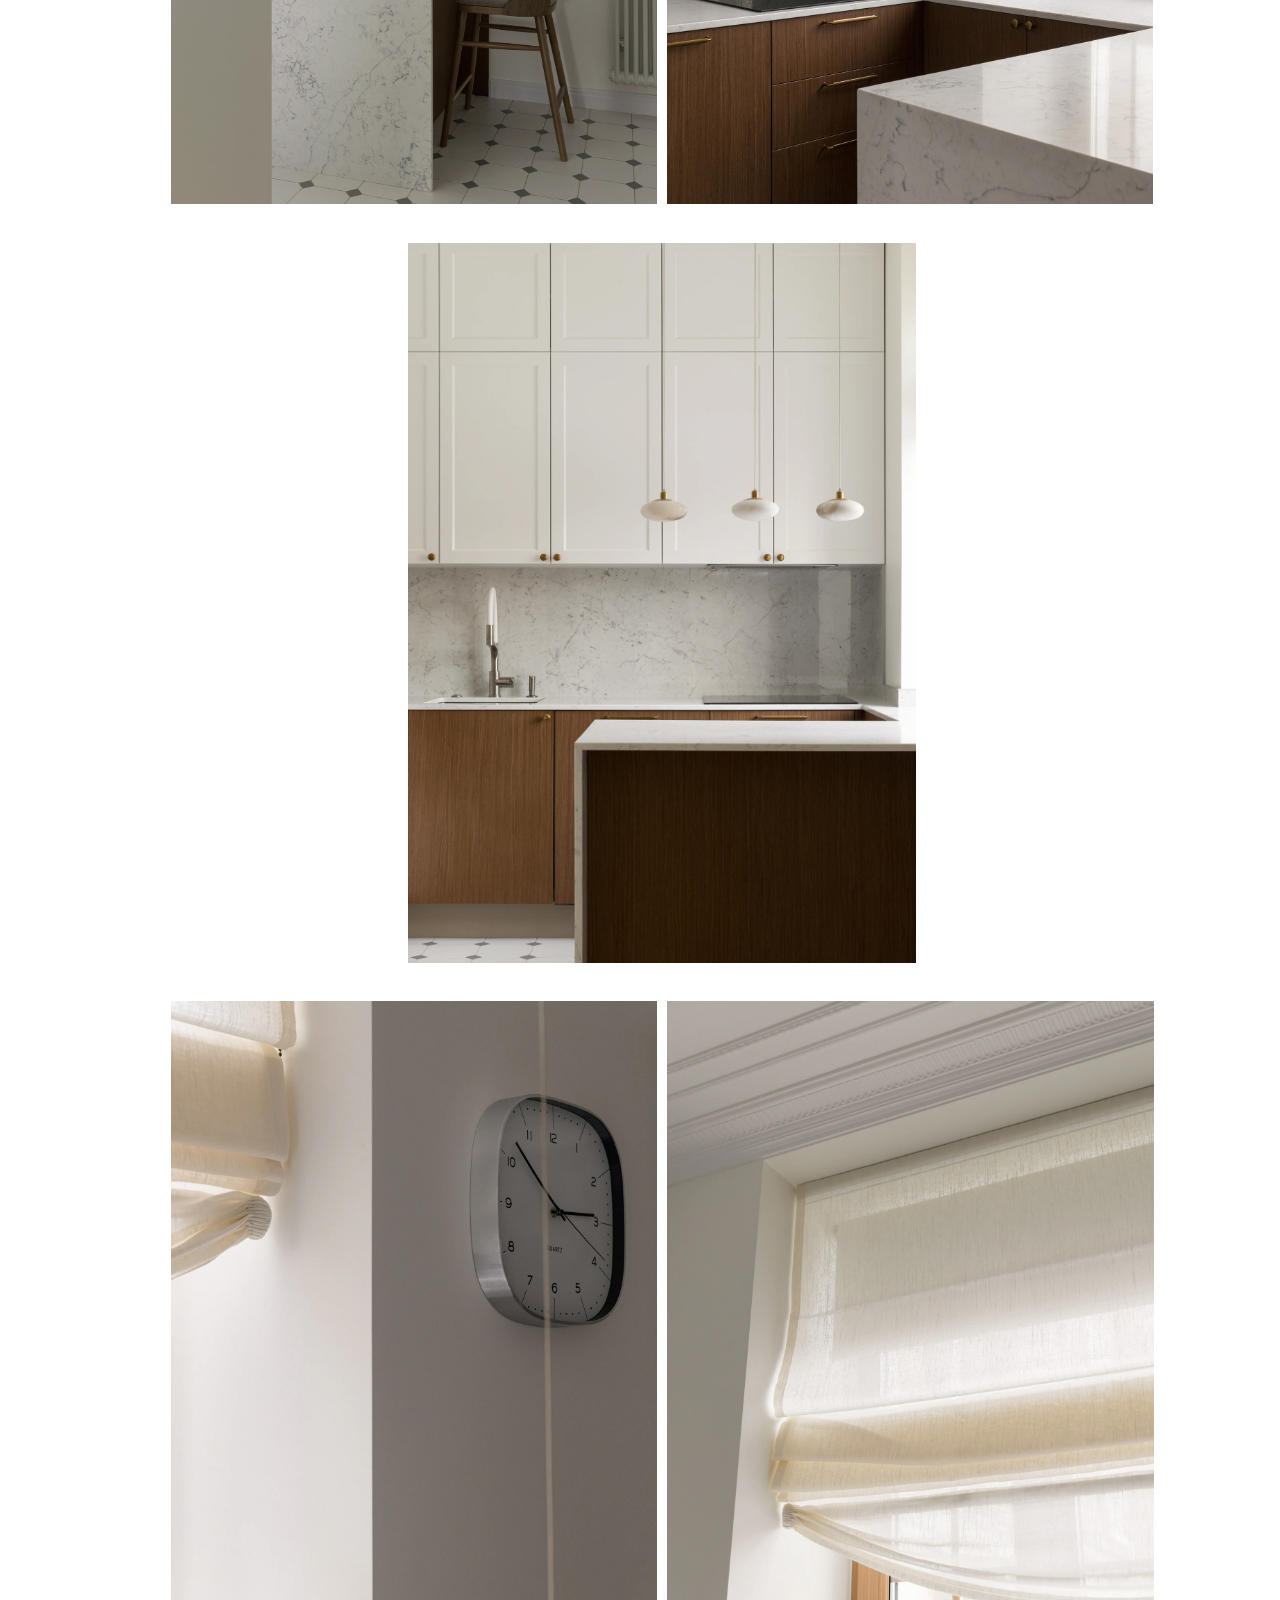
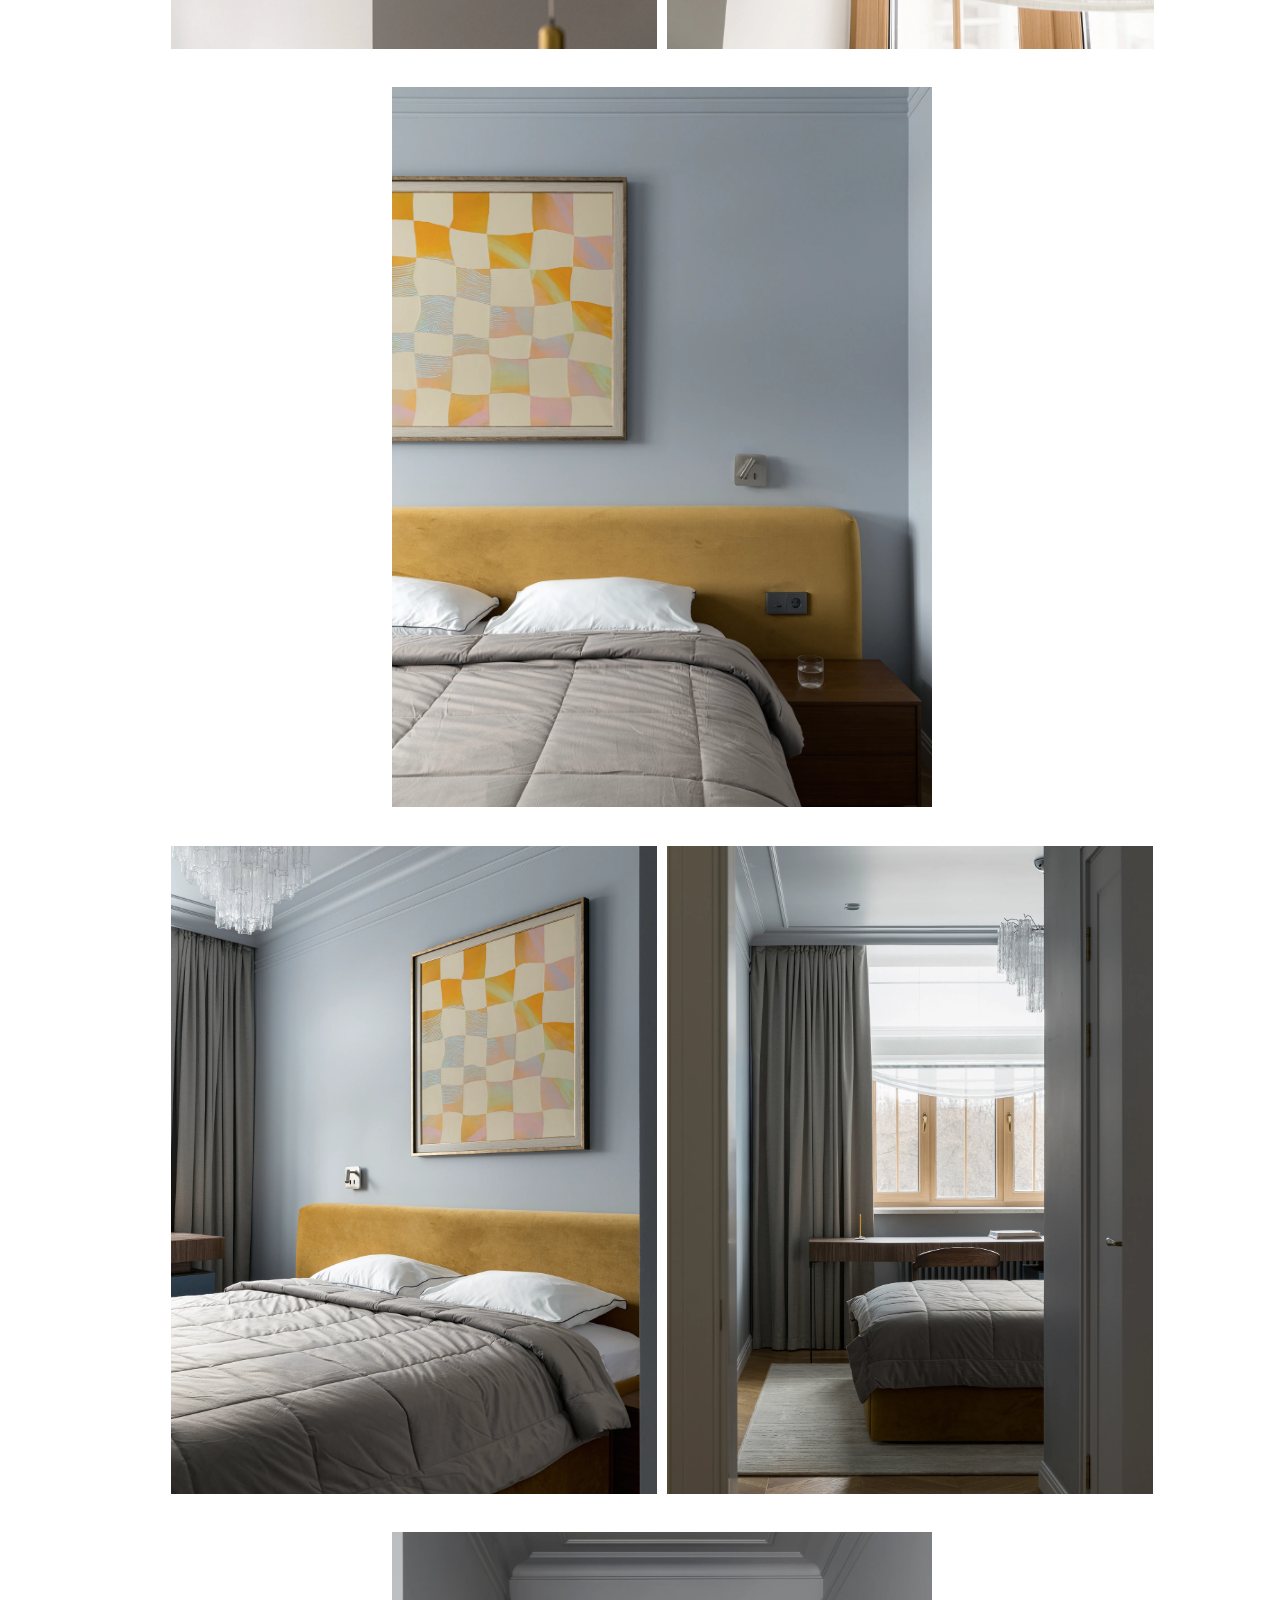
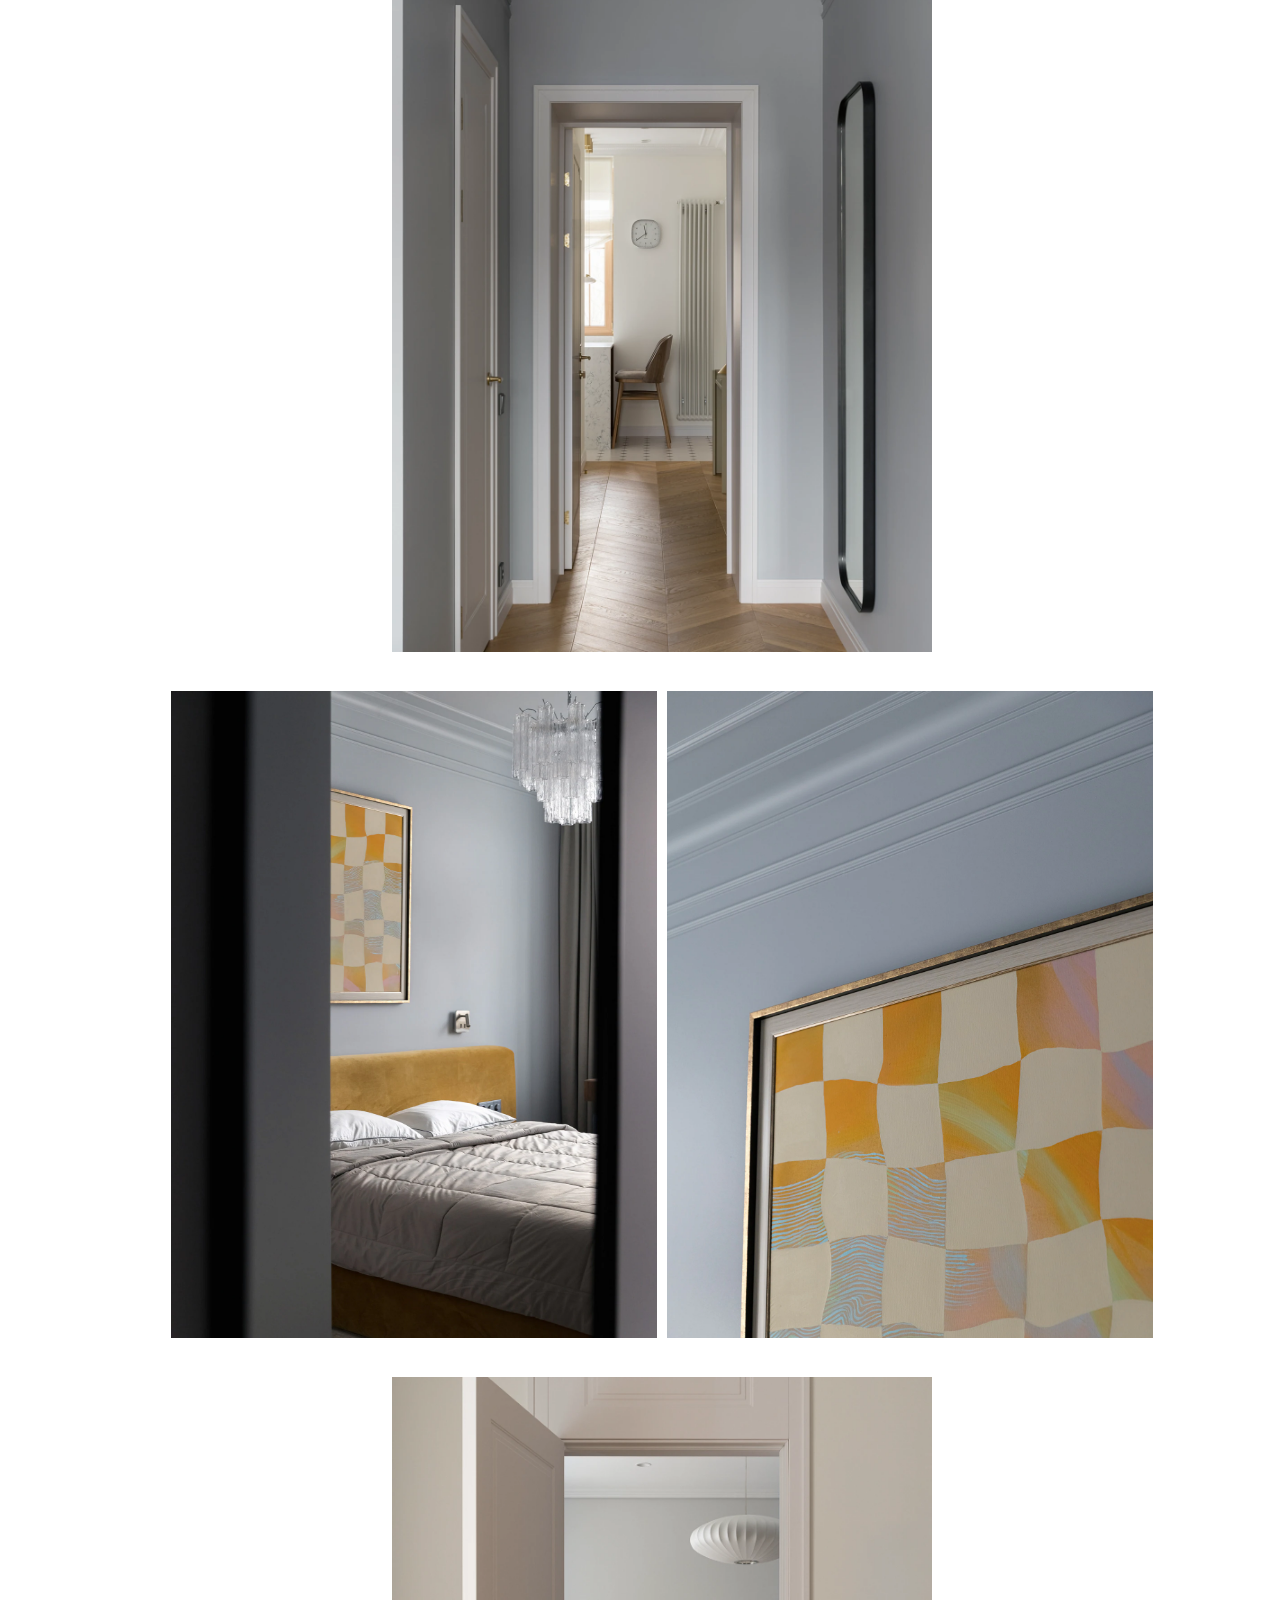
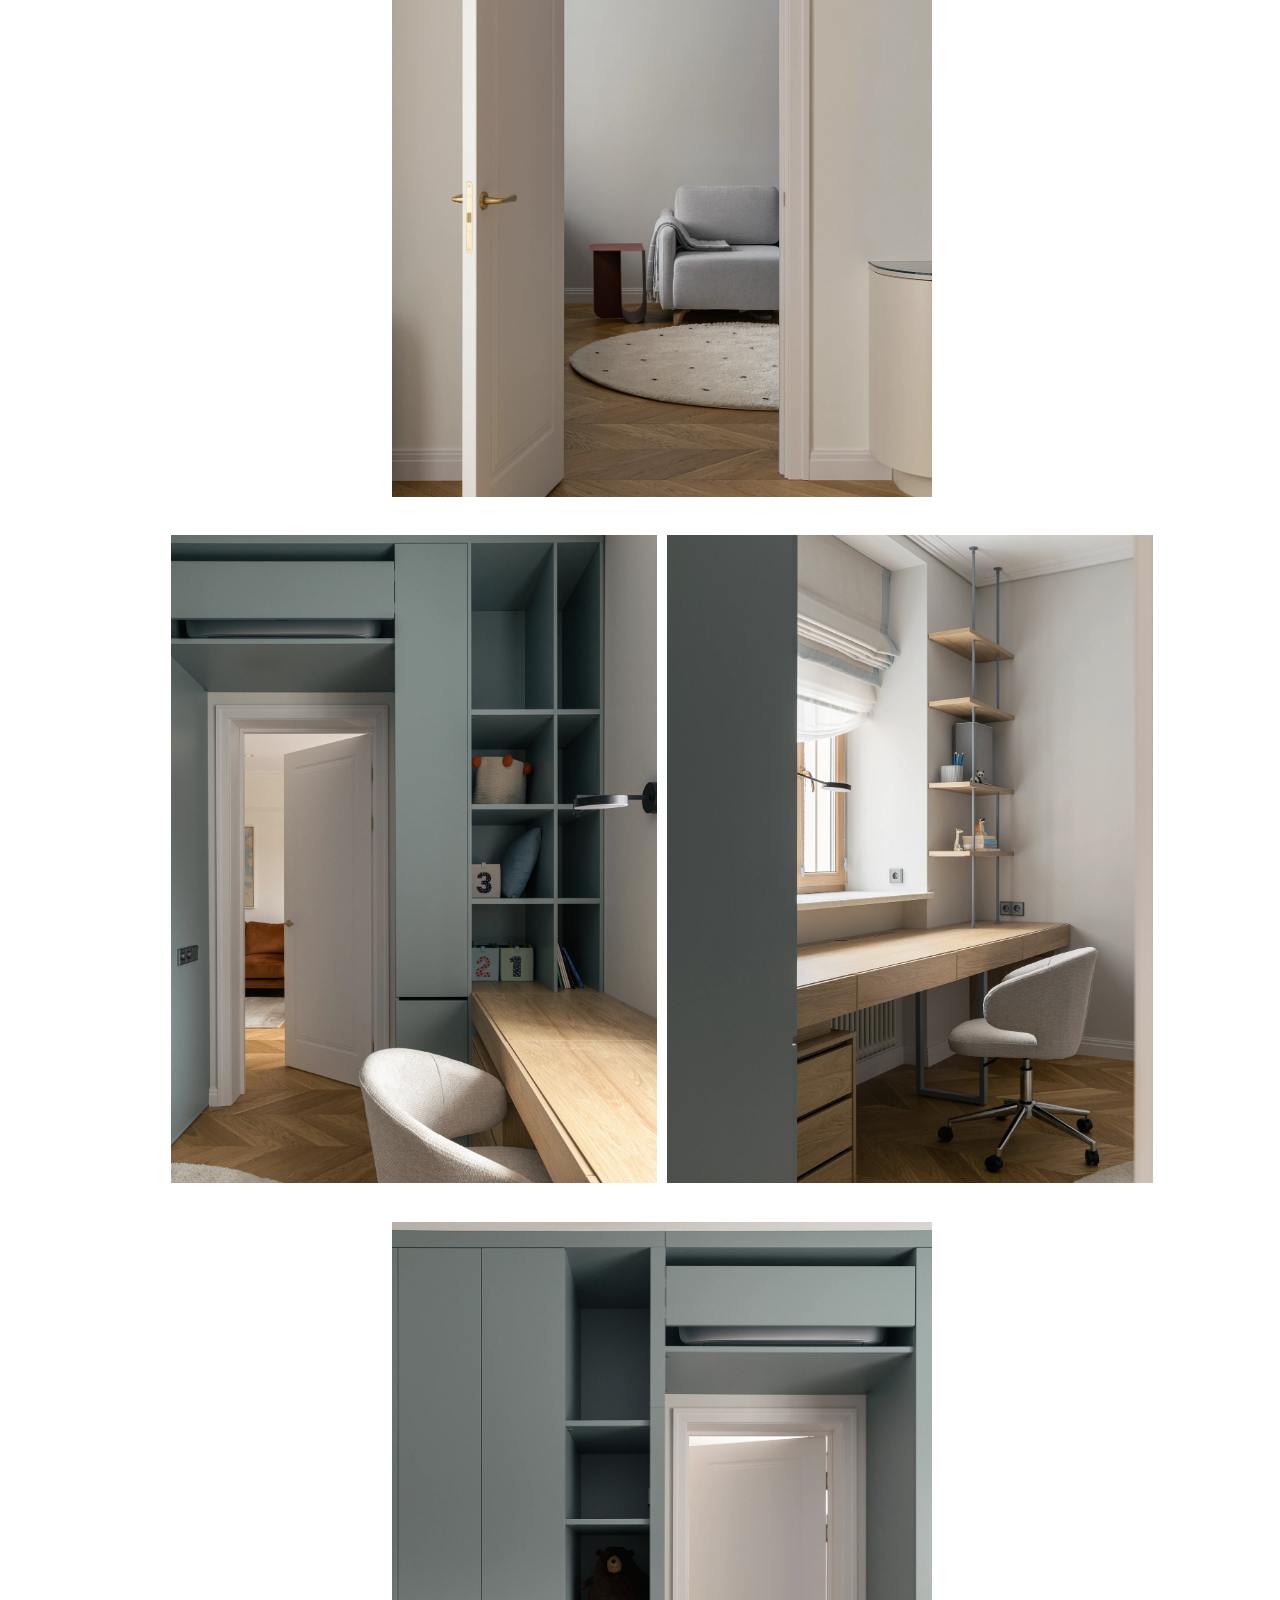
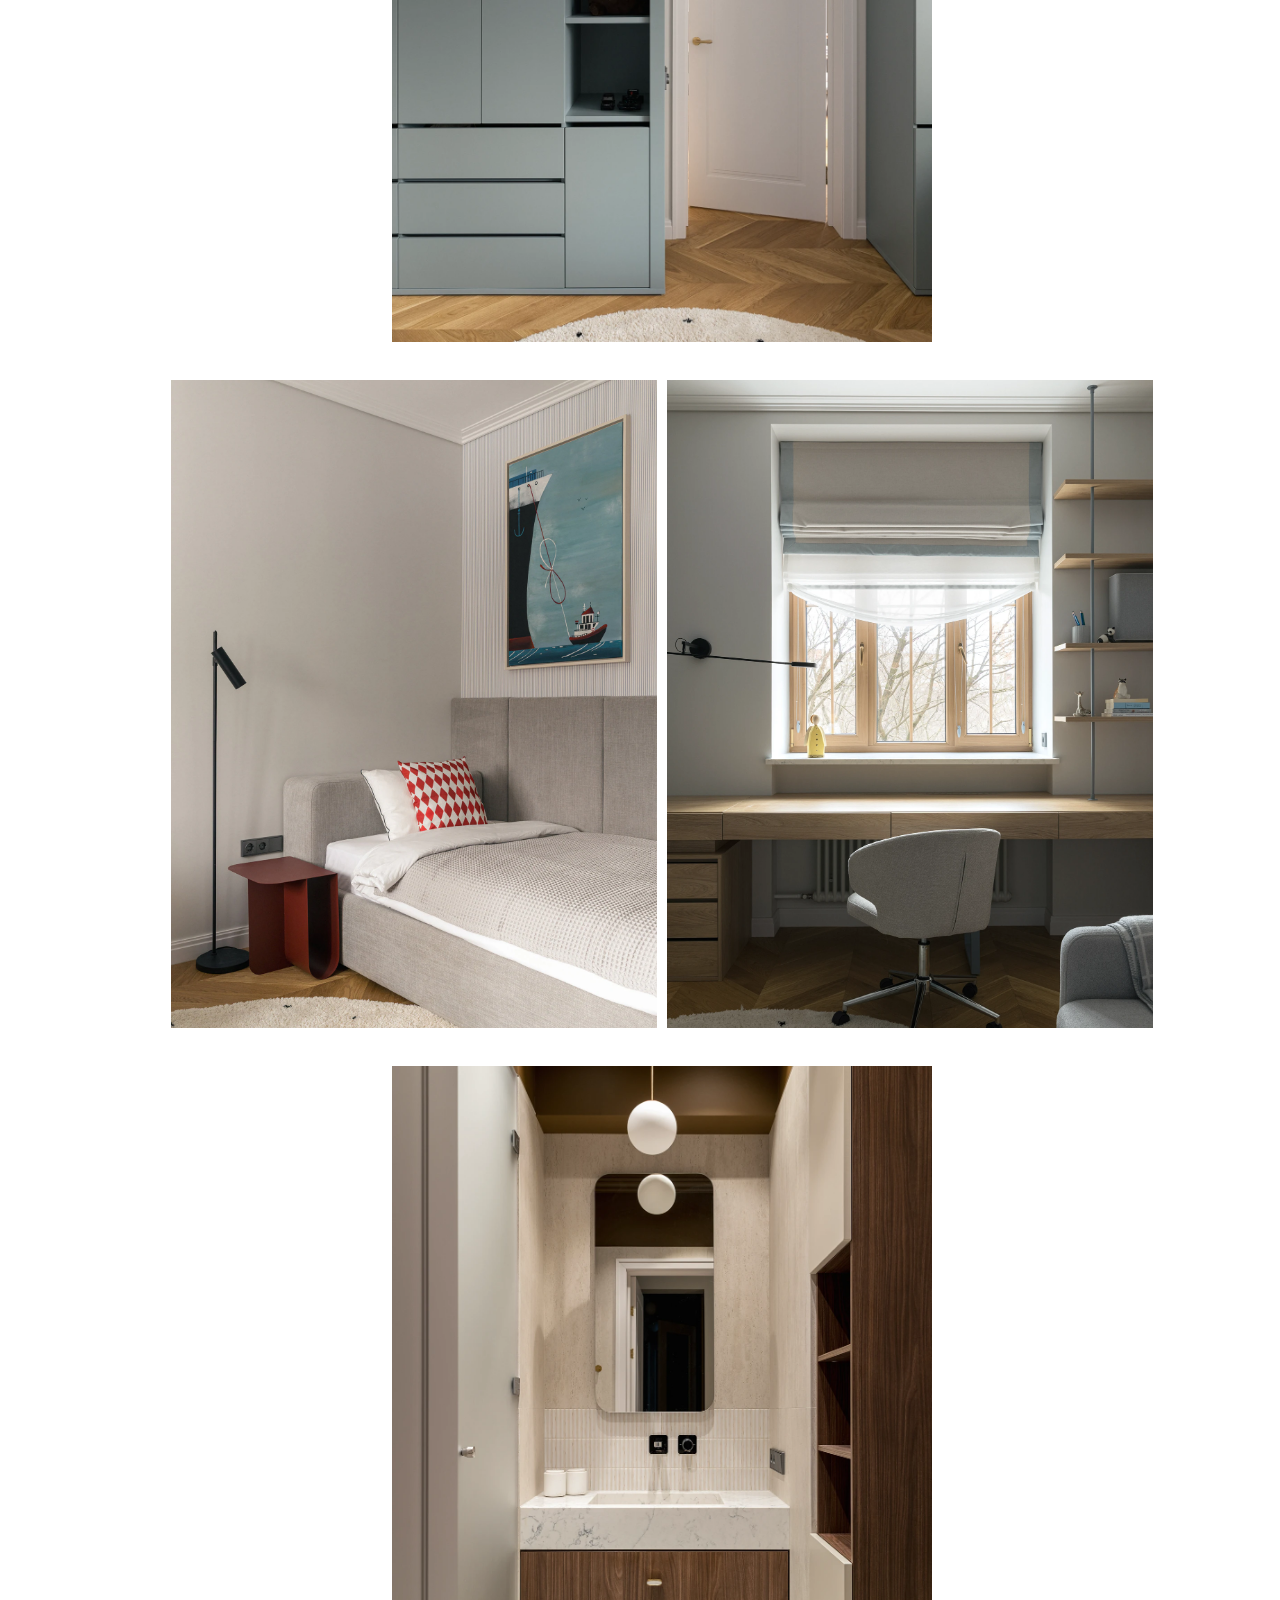
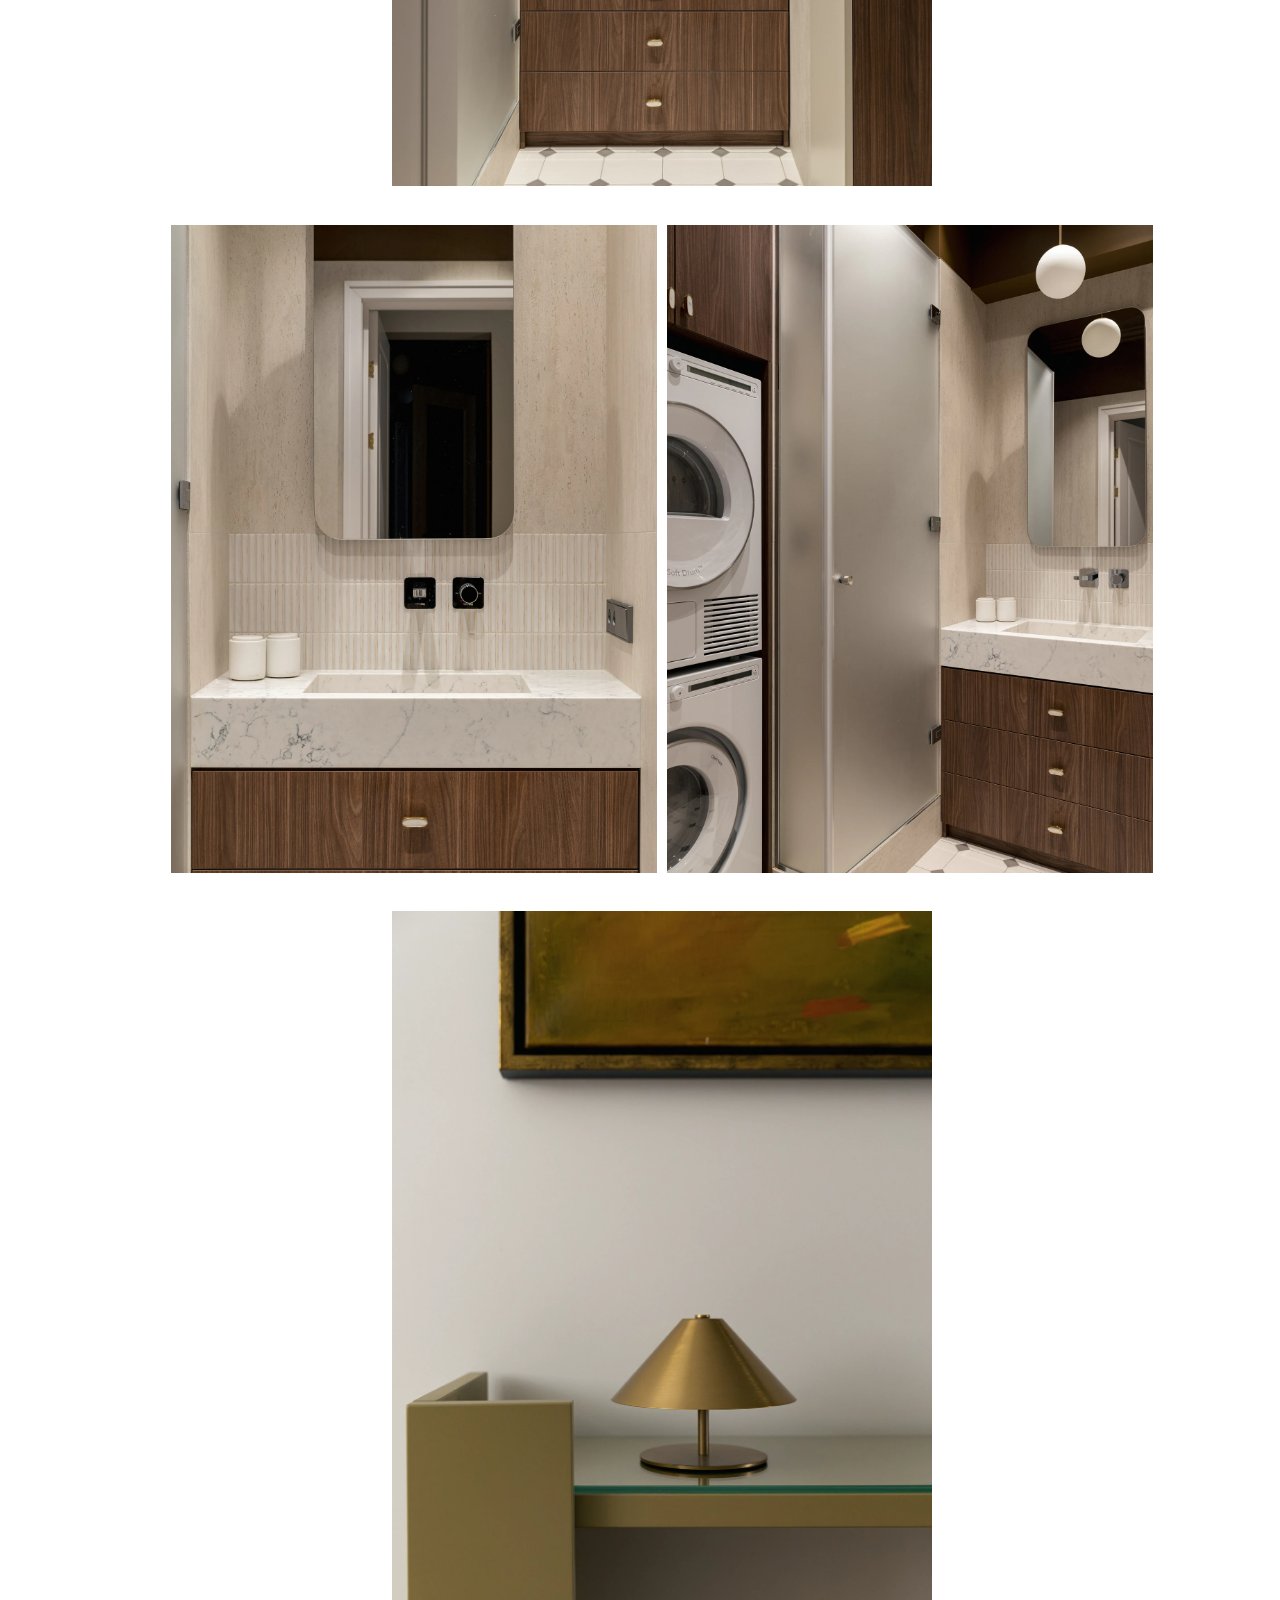
<file: projects/novopeshchanaya/index.html>
<!DOCTYPE html>
<html lang="ru">
<head>
<meta charset="utf-8">
<meta name="viewport" content="width=device-width, initial-scale=1">
<title>NOVOPESCHANAYA — проекты ann tim</title>
<meta name="description" content="Фотографии интерьерного проекта NOVOPESCHANAYA студии ann tim.">
<meta property="og:title" content="NOVOPESCHANAYA — ann tim">
<meta property="og:description" content="Фотографии интерьерного проекта NOVOPESCHANAYA студии ann tim.">
<meta property="og:type" content="website">
<meta property="og:site_name" content="ann tim">
<meta property="og:url" content="https://popov-mikhail.github.io/ann-tim-site/projects/novopeshchanaya/">
<meta property="og:image" content="https://popov-mikhail.github.io/ann-tim-site/assets/img/project-details/novopeshchanaya/01.webp">
<meta property="og:image:width" content="1400">
<meta property="og:image:height" content="811">
<meta property="og:image:alt" content="Проект NOVOPESCHANAYA студии ann tim">
<meta name="twitter:card" content="summary_large_image">
<link rel="canonical" href="https://popov-mikhail.github.io/ann-tim-site/projects/novopeshchanaya/">
<link rel="icon" href="../../assets/img/favicon.png" type="image/png">
<link rel="stylesheet" href="../../assets/css/styles.css?v=23">
</head>
<body class="project-detail-page">
<a class="skip-link" href="#main">К основному содержанию</a>
<header class="site-header">
  <a class="logo" href="../../" aria-label="ann tim — на главную">
    <picture>
      <source type="image/webp"
              srcset="../../assets/img/logo-100.webp 100w, ../../assets/img/logo-200.webp 200w"
              sizes="(max-width: 860px) 50px, min(4.8vw, 92px)">
      <img src="../../assets/img/logo.png" alt="ann tim" width="238" height="194" decoding="async">
    </picture>
  </a>

  <button class="nav-toggle" type="button" data-nav-toggle
          aria-expanded="false" aria-controls="nav" aria-label="Открыть меню"><span></span></button>

  <nav class="nav" id="nav" data-nav aria-label="Основное меню">
    <ul>
      <li><a href="../" aria-current="page">ПРОЕКТЫ</a></li>
      <li><a href="../../about/">О НАС</a></li>
      <li><a href="../../publications/">ПУБЛИКАЦИИ</a></li>
      <li><a href="../../contacts/">КОНТАКТЫ</a></li>
    </ul>
  </nav>
</header>

<main class="project-detail" id="main" data-project-detail>
  <header class="project-detail__intro">
    <a class="project-detail__back" href="../"><span aria-hidden="true">←</span> Проекты</a>
    <h1 class="project-detail__title">NOVOPESCHANAYA</h1>
    <p class="project-detail__count">38 кадров</p>
  </header>

  <div class="project-detail__stream">
    <section class="project-detail__module project-detail__module--single"
             aria-label="Фотографии 1–1">
      <figure class="project-detail__figure">
        <button class="project-detail__open" type="button" data-detail-image
                aria-label="Открыть фотографию 1 из 38 на весь экран">
          <img class="project-detail__image"
             src="../../assets/img/project-details/novopeshchanaya/01.webp"
             alt="Проект NOVOPESCHANAYA, фотография 1 из 38"
             width="1400" height="811"
             loading="eager"
             fetchpriority="high" decoding="async">
        </button>
      </figure>
    </section>
    <section class="project-detail__module project-detail__module--single"
             aria-label="Фотографии 2–2">
      <figure class="project-detail__figure">
        <button class="project-detail__open" type="button" data-detail-image
                aria-label="Открыть фотографию 2 из 38 на весь экран">
          <img class="project-detail__image"
             src="../../assets/img/project-details/novopeshchanaya/02.webp"
             alt="Проект NOVOPESCHANAYA, фотография 2 из 38"
             width="1200" height="1600"
             loading="lazy"
             decoding="async">
        </button>
      </figure>
    </section>
    <section class="project-detail__module project-detail__module--pair"
             aria-label="Фотографии 3–4">
      <figure class="project-detail__figure">
        <button class="project-detail__open" type="button" data-detail-image
                aria-label="Открыть фотографию 3 из 38 на весь экран">
          <img class="project-detail__image"
             src="../../assets/img/project-details/novopeshchanaya/03.webp"
             alt="Проект NOVOPESCHANAYA, фотография 3 из 38"
             width="1400" height="1866"
             loading="lazy"
             decoding="async">
        </button>
      </figure>
      <figure class="project-detail__figure">
        <button class="project-detail__open" type="button" data-detail-image
                aria-label="Открыть фотографию 4 из 38 на весь экран">
          <img class="project-detail__image"
             src="../../assets/img/project-details/novopeshchanaya/04.webp"
             alt="Проект NOVOPESCHANAYA, фотография 4 из 38"
             width="1400" height="1899"
             loading="lazy"
             decoding="async">
        </button>
      </figure>
    </section>
    <section class="project-detail__module project-detail__module--single"
             aria-label="Фотографии 5–5">
      <figure class="project-detail__figure">
        <button class="project-detail__open" type="button" data-detail-image
                aria-label="Открыть фотографию 5 из 38 на весь экран">
          <img class="project-detail__image"
             src="../../assets/img/project-details/novopeshchanaya/05.webp"
             alt="Проект NOVOPESCHANAYA, фотография 5 из 38"
             width="1200" height="1600"
             loading="lazy"
             decoding="async">
        </button>
      </figure>
    </section>
    <section class="project-detail__module project-detail__module--pair"
             aria-label="Фотографии 6–7">
      <figure class="project-detail__figure">
        <button class="project-detail__open" type="button" data-detail-image
                aria-label="Открыть фотографию 6 из 38 на весь экран">
          <img class="project-detail__image"
             src="../../assets/img/project-details/novopeshchanaya/06.webp"
             alt="Проект NOVOPESCHANAYA, фотография 6 из 38"
             width="1400" height="1866"
             loading="lazy"
             decoding="async">
        </button>
      </figure>
      <figure class="project-detail__figure">
        <button class="project-detail__open" type="button" data-detail-image
                aria-label="Открыть фотографию 7 из 38 на весь экран">
          <img class="project-detail__image"
             src="../../assets/img/project-details/novopeshchanaya/07.webp"
             alt="Проект NOVOPESCHANAYA, фотография 7 из 38"
             width="1400" height="1866"
             loading="lazy"
             decoding="async">
        </button>
      </figure>
    </section>
    <section class="project-detail__module project-detail__module--single"
             aria-label="Фотографии 8–8">
      <figure class="project-detail__figure">
        <button class="project-detail__open" type="button" data-detail-image
                aria-label="Открыть фотографию 8 из 38 на весь экран">
          <img class="project-detail__image"
             src="../../assets/img/project-details/novopeshchanaya/08.webp"
             alt="Проект NOVOPESCHANAYA, фотография 8 из 38"
             width="1200" height="1600"
             loading="lazy"
             decoding="async">
        </button>
      </figure>
    </section>
    <section class="project-detail__module project-detail__module--pair"
             aria-label="Фотографии 9–10">
      <figure class="project-detail__figure">
        <button class="project-detail__open" type="button" data-detail-image
                aria-label="Открыть фотографию 9 из 38 на весь экран">
          <img class="project-detail__image"
             src="../../assets/img/project-details/novopeshchanaya/09.webp"
             alt="Проект NOVOPESCHANAYA, фотография 9 из 38"
             width="1400" height="1867"
             loading="lazy"
             decoding="async">
        </button>
      </figure>
      <figure class="project-detail__figure">
        <button class="project-detail__open" type="button" data-detail-image
                aria-label="Открыть фотографию 10 из 38 на весь экран">
          <img class="project-detail__image"
             src="../../assets/img/project-details/novopeshchanaya/10.webp"
             alt="Проект NOVOPESCHANAYA, фотография 10 из 38"
             width="1400" height="2098"
             loading="lazy"
             decoding="async">
        </button>
      </figure>
    </section>
    <section class="project-detail__module project-detail__module--single"
             aria-label="Фотографии 11–11">
      <figure class="project-detail__figure">
        <button class="project-detail__open" type="button" data-detail-image
                aria-label="Открыть фотографию 11 из 38 на весь экран">
          <img class="project-detail__image"
             src="../../assets/img/project-details/novopeshchanaya/11.webp"
             alt="Проект NOVOPESCHANAYA, фотография 11 из 38"
             width="1200" height="1600"
             loading="lazy"
             decoding="async">
        </button>
      </figure>
    </section>
    <section class="project-detail__module project-detail__module--pair"
             aria-label="Фотографии 12–13">
      <figure class="project-detail__figure">
        <button class="project-detail__open" type="button" data-detail-image
                aria-label="Открыть фотографию 12 из 38 на весь экран">
          <img class="project-detail__image"
             src="../../assets/img/project-details/novopeshchanaya/12.webp"
             alt="Проект NOVOPESCHANAYA, фотография 12 из 38"
             width="1400" height="1867"
             loading="lazy"
             decoding="async">
        </button>
      </figure>
      <figure class="project-detail__figure">
        <button class="project-detail__open" type="button" data-detail-image
                aria-label="Открыть фотографию 13 из 38 на весь экран">
          <img class="project-detail__image"
             src="../../assets/img/project-details/novopeshchanaya/13.webp"
             alt="Проект NOVOPESCHANAYA, фотография 13 из 38"
             width="1400" height="1866"
             loading="lazy"
             decoding="async">
        </button>
      </figure>
    </section>
    <section class="project-detail__module project-detail__module--single"
             aria-label="Фотографии 14–14">
      <figure class="project-detail__figure">
        <button class="project-detail__open" type="button" data-detail-image
                aria-label="Открыть фотографию 14 из 38 на весь экран">
          <img class="project-detail__image"
             src="../../assets/img/project-details/novopeshchanaya/14.webp"
             alt="Проект NOVOPESCHANAYA, фотография 14 из 38"
             width="1200" height="1700"
             loading="lazy"
             decoding="async">
        </button>
      </figure>
    </section>
    <section class="project-detail__module project-detail__module--pair"
             aria-label="Фотографии 15–16">
      <figure class="project-detail__figure">
        <button class="project-detail__open" type="button" data-detail-image
                aria-label="Открыть фотографию 15 из 38 на весь экран">
          <img class="project-detail__image"
             src="../../assets/img/project-details/novopeshchanaya/15.webp"
             alt="Проект NOVOPESCHANAYA, фотография 15 из 38"
             width="1400" height="1865"
             loading="lazy"
             decoding="async">
        </button>
      </figure>
      <figure class="project-detail__figure">
        <button class="project-detail__open" type="button" data-detail-image
                aria-label="Открыть фотографию 16 из 38 на весь экран">
          <img class="project-detail__image"
             src="../../assets/img/project-details/novopeshchanaya/16.webp"
             alt="Проект NOVOPESCHANAYA, фотография 16 из 38"
             width="1400" height="1865"
             loading="lazy"
             decoding="async">
        </button>
      </figure>
    </section>
    <section class="project-detail__module project-detail__module--single"
             aria-label="Фотографии 17–17">
      <figure class="project-detail__figure">
        <button class="project-detail__open" type="button" data-detail-image
                aria-label="Открыть фотографию 17 из 38 на весь экран">
          <img class="project-detail__image"
             src="../../assets/img/project-details/novopeshchanaya/17.webp"
             alt="Проект NOVOPESCHANAYA, фотография 17 из 38"
             width="1200" height="1599"
             loading="lazy"
             decoding="async">
        </button>
      </figure>
    </section>
    <section class="project-detail__module project-detail__module--pair"
             aria-label="Фотографии 18–19">
      <figure class="project-detail__figure">
        <button class="project-detail__open" type="button" data-detail-image
                aria-label="Открыть фотографию 18 из 38 на весь экран">
          <img class="project-detail__image"
             src="../../assets/img/project-details/novopeshchanaya/18.webp"
             alt="Проект NOVOPESCHANAYA, фотография 18 из 38"
             width="1400" height="1866"
             loading="lazy"
             decoding="async">
        </button>
      </figure>
      <figure class="project-detail__figure">
        <button class="project-detail__open" type="button" data-detail-image
                aria-label="Открыть фотографию 19 из 38 на весь экран">
          <img class="project-detail__image"
             src="../../assets/img/project-details/novopeshchanaya/19.webp"
             alt="Проект NOVOPESCHANAYA, фотография 19 из 38"
             width="1400" height="1867"
             loading="lazy"
             decoding="async">
        </button>
      </figure>
    </section>
    <section class="project-detail__module project-detail__module--single"
             aria-label="Фотографии 20–20">
      <figure class="project-detail__figure">
        <button class="project-detail__open" type="button" data-detail-image
                aria-label="Открыть фотографию 20 из 38 на весь экран">
          <img class="project-detail__image"
             src="../../assets/img/project-details/novopeshchanaya/20.webp"
             alt="Проект NOVOPESCHANAYA, фотография 20 из 38"
             width="1200" height="1600"
             loading="lazy"
             decoding="async">
        </button>
      </figure>
    </section>
    <section class="project-detail__module project-detail__module--pair"
             aria-label="Фотографии 21–22">
      <figure class="project-detail__figure">
        <button class="project-detail__open" type="button" data-detail-image
                aria-label="Открыть фотографию 21 из 38 на весь экран">
          <img class="project-detail__image"
             src="../../assets/img/project-details/novopeshchanaya/21.webp"
             alt="Проект NOVOPESCHANAYA, фотография 21 из 38"
             width="1400" height="1866"
             loading="lazy"
             decoding="async">
        </button>
      </figure>
      <figure class="project-detail__figure">
        <button class="project-detail__open" type="button" data-detail-image
                aria-label="Открыть фотографию 22 из 38 на весь экран">
          <img class="project-detail__image"
             src="../../assets/img/project-details/novopeshchanaya/22.webp"
             alt="Проект NOVOPESCHANAYA, фотография 22 из 38"
             width="1400" height="1866"
             loading="lazy"
             decoding="async">
        </button>
      </figure>
    </section>
    <section class="project-detail__module project-detail__module--single"
             aria-label="Фотографии 23–23">
      <figure class="project-detail__figure">
        <button class="project-detail__open" type="button" data-detail-image
                aria-label="Открыть фотографию 23 из 38 на весь экран">
          <img class="project-detail__image"
             src="../../assets/img/project-details/novopeshchanaya/23.webp"
             alt="Проект NOVOPESCHANAYA, фотография 23 из 38"
             width="1200" height="1599"
             loading="lazy"
             decoding="async">
        </button>
      </figure>
    </section>
    <section class="project-detail__module project-detail__module--pair"
             aria-label="Фотографии 24–25">
      <figure class="project-detail__figure">
        <button class="project-detail__open" type="button" data-detail-image
                aria-label="Открыть фотографию 24 из 38 на весь экран">
          <img class="project-detail__image"
             src="../../assets/img/project-details/novopeshchanaya/24.webp"
             alt="Проект NOVOPESCHANAYA, фотография 24 из 38"
             width="1400" height="1866"
             loading="lazy"
             decoding="async">
        </button>
      </figure>
      <figure class="project-detail__figure">
        <button class="project-detail__open" type="button" data-detail-image
                aria-label="Открыть фотографию 25 из 38 на весь экран">
          <img class="project-detail__image"
             src="../../assets/img/project-details/novopeshchanaya/25.webp"
             alt="Проект NOVOPESCHANAYA, фотография 25 из 38"
             width="1400" height="1867"
             loading="lazy"
             decoding="async">
        </button>
      </figure>
    </section>
    <section class="project-detail__module project-detail__module--single"
             aria-label="Фотографии 26–26">
      <figure class="project-detail__figure">
        <button class="project-detail__open" type="button" data-detail-image
                aria-label="Открыть фотографию 26 из 38 на весь экран">
          <img class="project-detail__image"
             src="../../assets/img/project-details/novopeshchanaya/26.webp"
             alt="Проект NOVOPESCHANAYA, фотография 26 из 38"
             width="1200" height="1599"
             loading="lazy"
             decoding="async">
        </button>
      </figure>
    </section>
    <section class="project-detail__module project-detail__module--pair"
             aria-label="Фотографии 27–28">
      <figure class="project-detail__figure">
        <button class="project-detail__open" type="button" data-detail-image
                aria-label="Открыть фотографию 27 из 38 на весь экран">
          <img class="project-detail__image"
             src="../../assets/img/project-details/novopeshchanaya/27.webp"
             alt="Проект NOVOPESCHANAYA, фотография 27 из 38"
             width="1400" height="1866"
             loading="lazy"
             decoding="async">
        </button>
      </figure>
      <figure class="project-detail__figure">
        <button class="project-detail__open" type="button" data-detail-image
                aria-label="Открыть фотографию 28 из 38 на весь экран">
          <img class="project-detail__image"
             src="../../assets/img/project-details/novopeshchanaya/28.webp"
             alt="Проект NOVOPESCHANAYA, фотография 28 из 38"
             width="1400" height="1867"
             loading="lazy"
             decoding="async">
        </button>
      </figure>
    </section>
    <section class="project-detail__module project-detail__module--single"
             aria-label="Фотографии 29–29">
      <figure class="project-detail__figure">
        <button class="project-detail__open" type="button" data-detail-image
                aria-label="Открыть фотографию 29 из 38 на весь экран">
          <img class="project-detail__image"
             src="../../assets/img/project-details/novopeshchanaya/29.webp"
             alt="Проект NOVOPESCHANAYA, фотография 29 из 38"
             width="1200" height="1599"
             loading="lazy"
             decoding="async">
        </button>
      </figure>
    </section>
    <section class="project-detail__module project-detail__module--pair"
             aria-label="Фотографии 30–31">
      <figure class="project-detail__figure">
        <button class="project-detail__open" type="button" data-detail-image
                aria-label="Открыть фотографию 30 из 38 на весь экран">
          <img class="project-detail__image"
             src="../../assets/img/project-details/novopeshchanaya/30.webp"
             alt="Проект NOVOPESCHANAYA, фотография 30 из 38"
             width="1400" height="1866"
             loading="lazy"
             decoding="async">
        </button>
      </figure>
      <figure class="project-detail__figure">
        <button class="project-detail__open" type="button" data-detail-image
                aria-label="Открыть фотографию 31 из 38 на весь экран">
          <img class="project-detail__image"
             src="../../assets/img/project-details/novopeshchanaya/31.webp"
             alt="Проект NOVOPESCHANAYA, фотография 31 из 38"
             width="1400" height="1866"
             loading="lazy"
             decoding="async">
        </button>
      </figure>
    </section>
    <section class="project-detail__module project-detail__module--single"
             aria-label="Фотографии 32–32">
      <figure class="project-detail__figure">
        <button class="project-detail__open" type="button" data-detail-image
                aria-label="Открыть фотографию 32 из 38 на весь экран">
          <img class="project-detail__image"
             src="../../assets/img/project-details/novopeshchanaya/32.webp"
             alt="Проект NOVOPESCHANAYA, фотография 32 из 38"
             width="1200" height="1599"
             loading="lazy"
             decoding="async">
        </button>
      </figure>
    </section>
    <section class="project-detail__module project-detail__module--pair"
             aria-label="Фотографии 33–34">
      <figure class="project-detail__figure">
        <button class="project-detail__open" type="button" data-detail-image
                aria-label="Открыть фотографию 33 из 38 на весь экран">
          <img class="project-detail__image"
             src="../../assets/img/project-details/novopeshchanaya/33.webp"
             alt="Проект NOVOPESCHANAYA, фотография 33 из 38"
             width="1400" height="1866"
             loading="lazy"
             decoding="async">
        </button>
      </figure>
      <figure class="project-detail__figure">
        <button class="project-detail__open" type="button" data-detail-image
                aria-label="Открыть фотографию 34 из 38 на весь экран">
          <img class="project-detail__image"
             src="../../assets/img/project-details/novopeshchanaya/34.webp"
             alt="Проект NOVOPESCHANAYA, фотография 34 из 38"
             width="1400" height="1866"
             loading="lazy"
             decoding="async">
        </button>
      </figure>
    </section>
    <section class="project-detail__module project-detail__module--pair"
             aria-label="Фотографии 35–36">
      <figure class="project-detail__figure">
        <button class="project-detail__open" type="button" data-detail-image
                aria-label="Открыть фотографию 35 из 38 на весь экран">
          <img class="project-detail__image"
             src="../../assets/img/project-details/novopeshchanaya/35.webp"
             alt="Проект NOVOPESCHANAYA, фотография 35 из 38"
             width="1400" height="1866"
             loading="lazy"
             decoding="async">
        </button>
      </figure>
      <figure class="project-detail__figure">
        <button class="project-detail__open" type="button" data-detail-image
                aria-label="Открыть фотографию 36 из 38 на весь экран">
          <img class="project-detail__image"
             src="../../assets/img/project-details/novopeshchanaya/36.webp"
             alt="Проект NOVOPESCHANAYA, фотография 36 из 38"
             width="1400" height="1866"
             loading="lazy"
             decoding="async">
        </button>
      </figure>
    </section>
    <section class="project-detail__module project-detail__module--pair"
             aria-label="Фотографии 37–38">
      <figure class="project-detail__figure">
        <button class="project-detail__open" type="button" data-detail-image
                aria-label="Открыть фотографию 37 из 38 на весь экран">
          <img class="project-detail__image"
             src="../../assets/img/project-details/novopeshchanaya/37.webp"
             alt="Проект NOVOPESCHANAYA, фотография 37 из 38"
             width="1400" height="1866"
             loading="lazy"
             decoding="async">
        </button>
      </figure>
      <figure class="project-detail__figure">
        <button class="project-detail__open" type="button" data-detail-image
                aria-label="Открыть фотографию 38 из 38 на весь экран">
          <img class="project-detail__image"
             src="../../assets/img/project-details/novopeshchanaya/38.webp"
             alt="Проект NOVOPESCHANAYA, фотография 38 из 38"
             width="1400" height="1866"
             loading="lazy"
             decoding="async">
        </button>
      </figure>
    </section>
  </div>

  <nav class="project-detail__navigation" aria-label="Навигация между проектами">
    <a href="../"><span aria-hidden="true">←</span> Все проекты</a>
    <a href="../ostrov-ii/">Следующий: OSTROV II <span aria-hidden="true">→</span></a>
  </nav>
</main>

<div class="project-lightbox" data-detail-lightbox role="dialog" aria-modal="true"
     aria-labelledby="project-detail-lightbox-title" hidden>
  <header class="project-lightbox__header">
    <p class="project-lightbox__title" id="project-detail-lightbox-title">NOVOPESCHANAYA</p>
    <button class="project-lightbox__close" type="button" data-close-detail-lightbox
            aria-label="Закрыть полноэкранный просмотр"><span aria-hidden="true"></span></button>
  </header>
  <div class="project-lightbox__stage" data-detail-lightbox-stage>
    <button class="project-lightbox__arrow project-lightbox__arrow--prev" type="button"
            data-detail-lightbox-prev aria-label="Предыдущая фотография"><span aria-hidden="true">←</span></button>
    <div class="project-lightbox__media">
      <img class="project-lightbox__image" data-detail-lightbox-image alt="" decoding="async">
    </div>
    <button class="project-lightbox__arrow project-lightbox__arrow--next" type="button"
            data-detail-lightbox-next aria-label="Следующая фотография"><span aria-hidden="true">→</span></button>
  </div>
  <p class="project-lightbox__counter" aria-live="polite">
    <span data-detail-lightbox-current>01</span><span aria-hidden="true"> / </span><span>38</span>
  </p>
</div>

<script src="../../assets/js/main.js?v=6" defer></script>
<script src="../../assets/js/project-detail.js?v=1" defer></script>
</body>
</html>
</file>
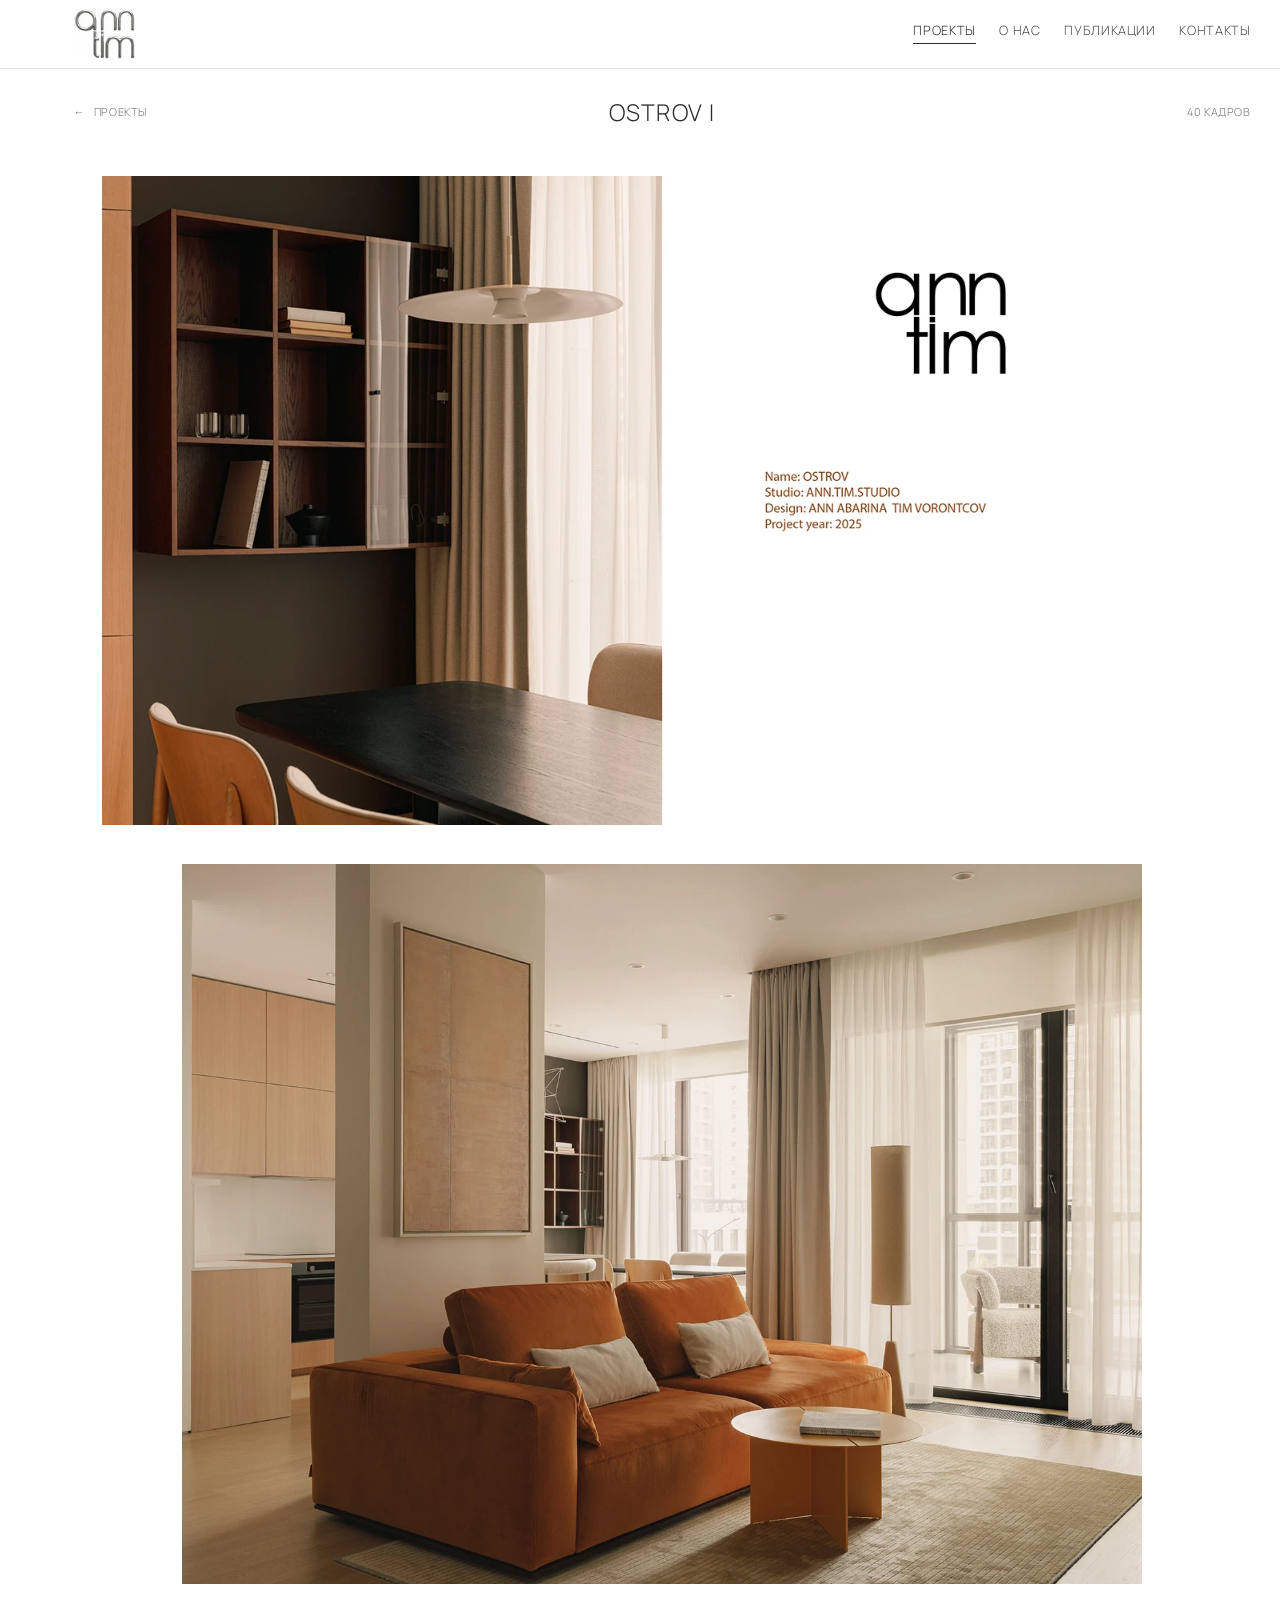
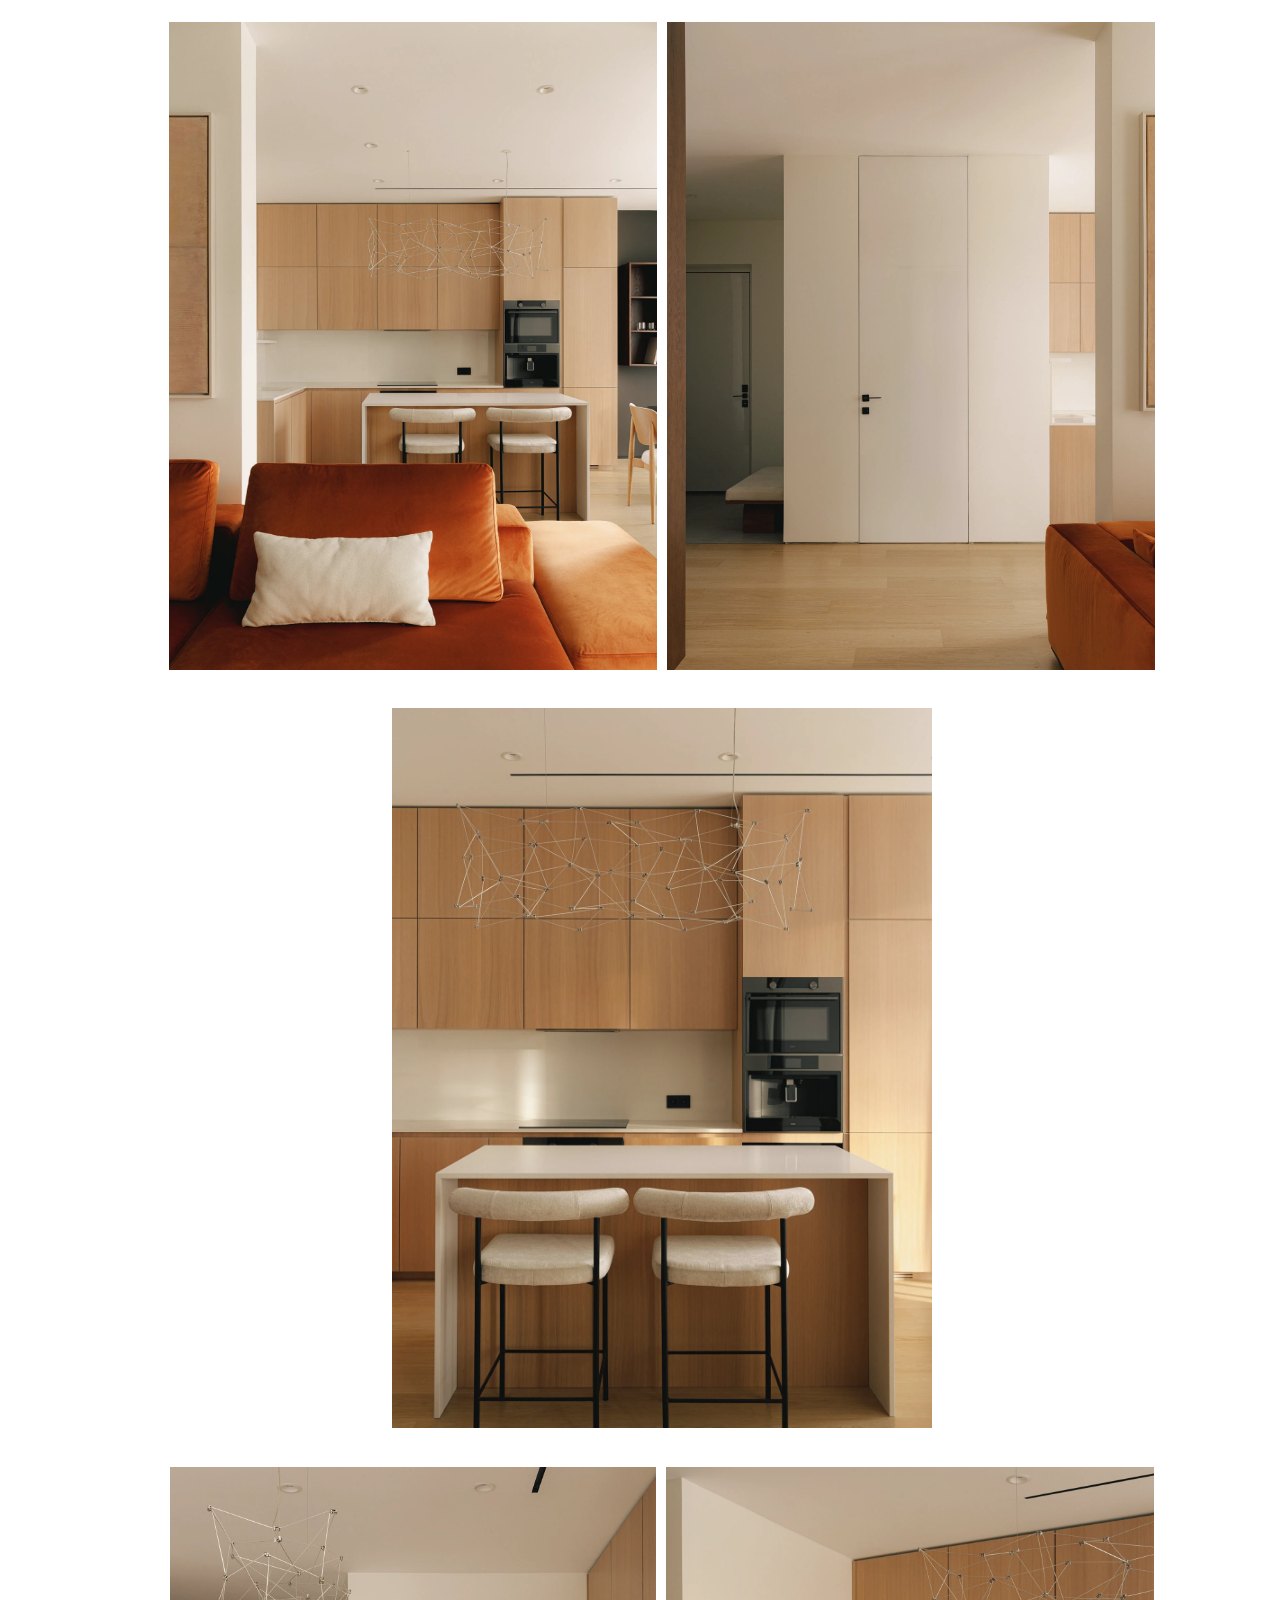
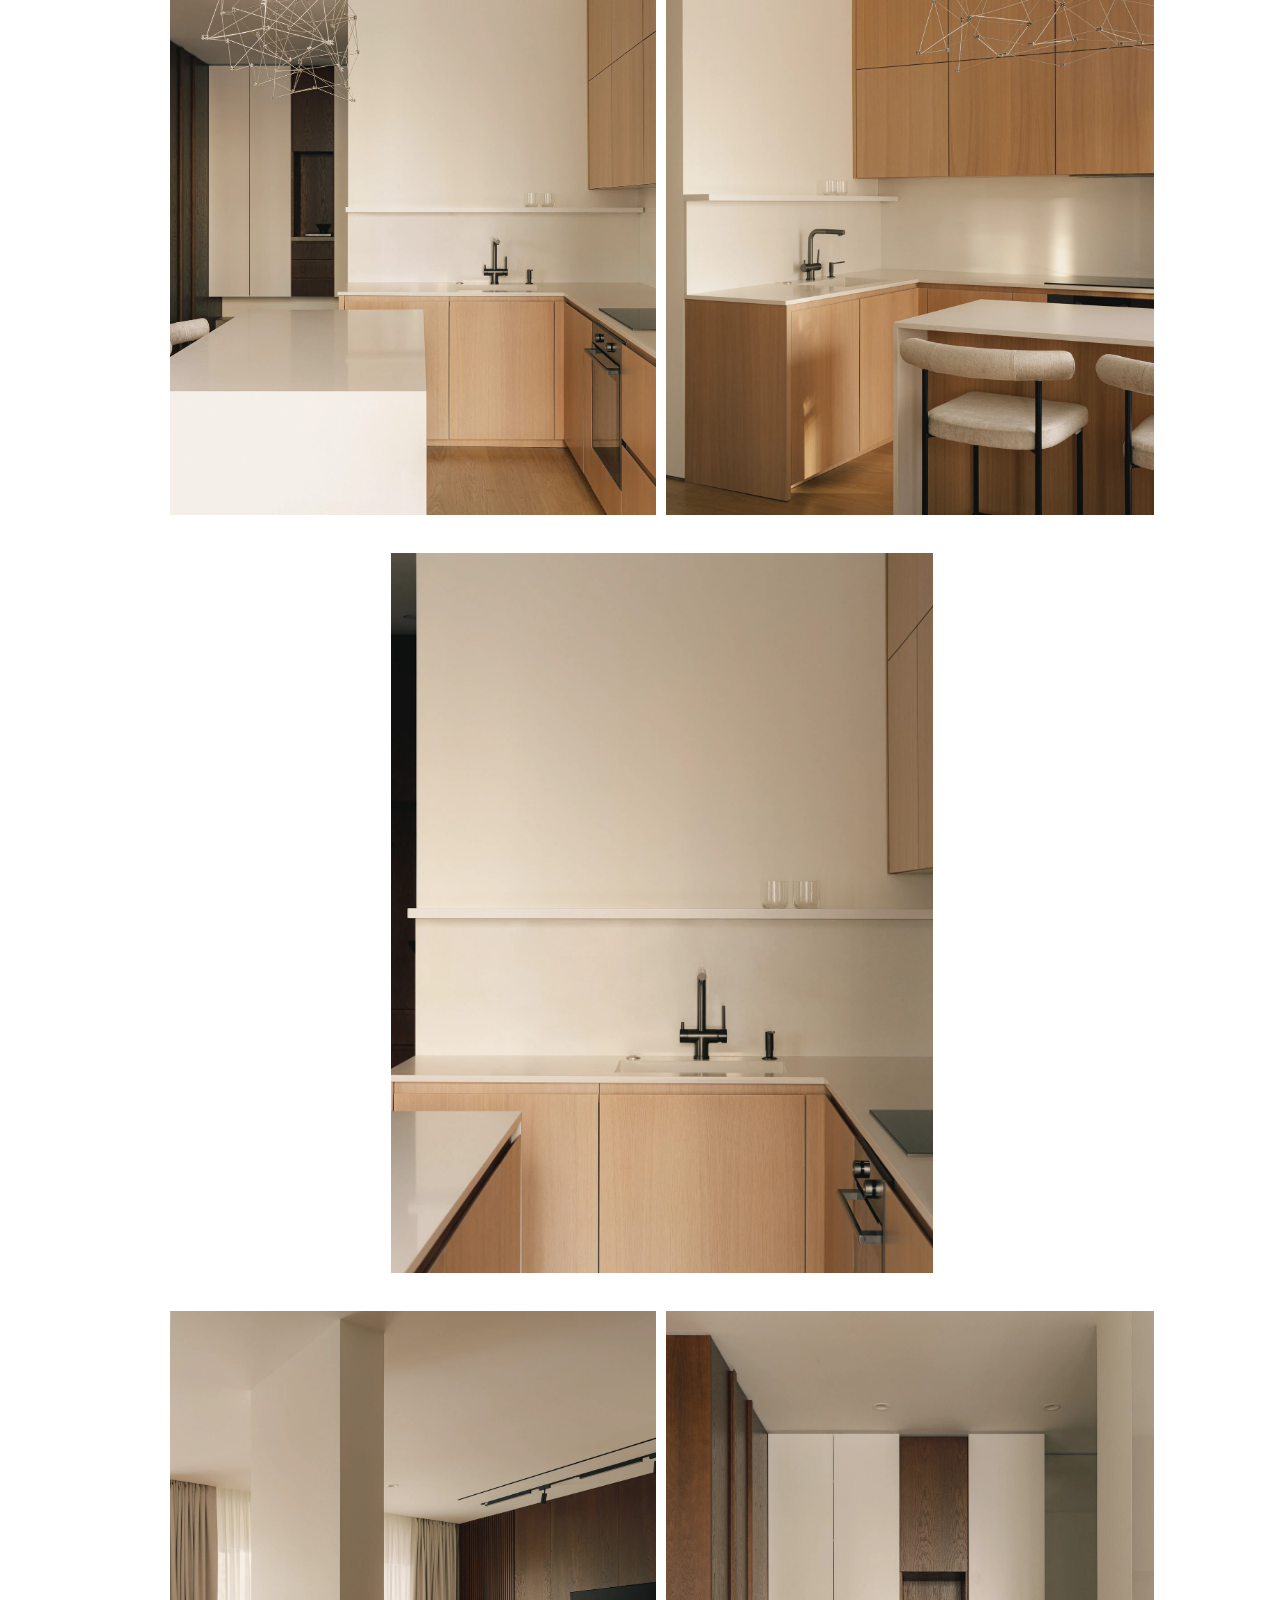
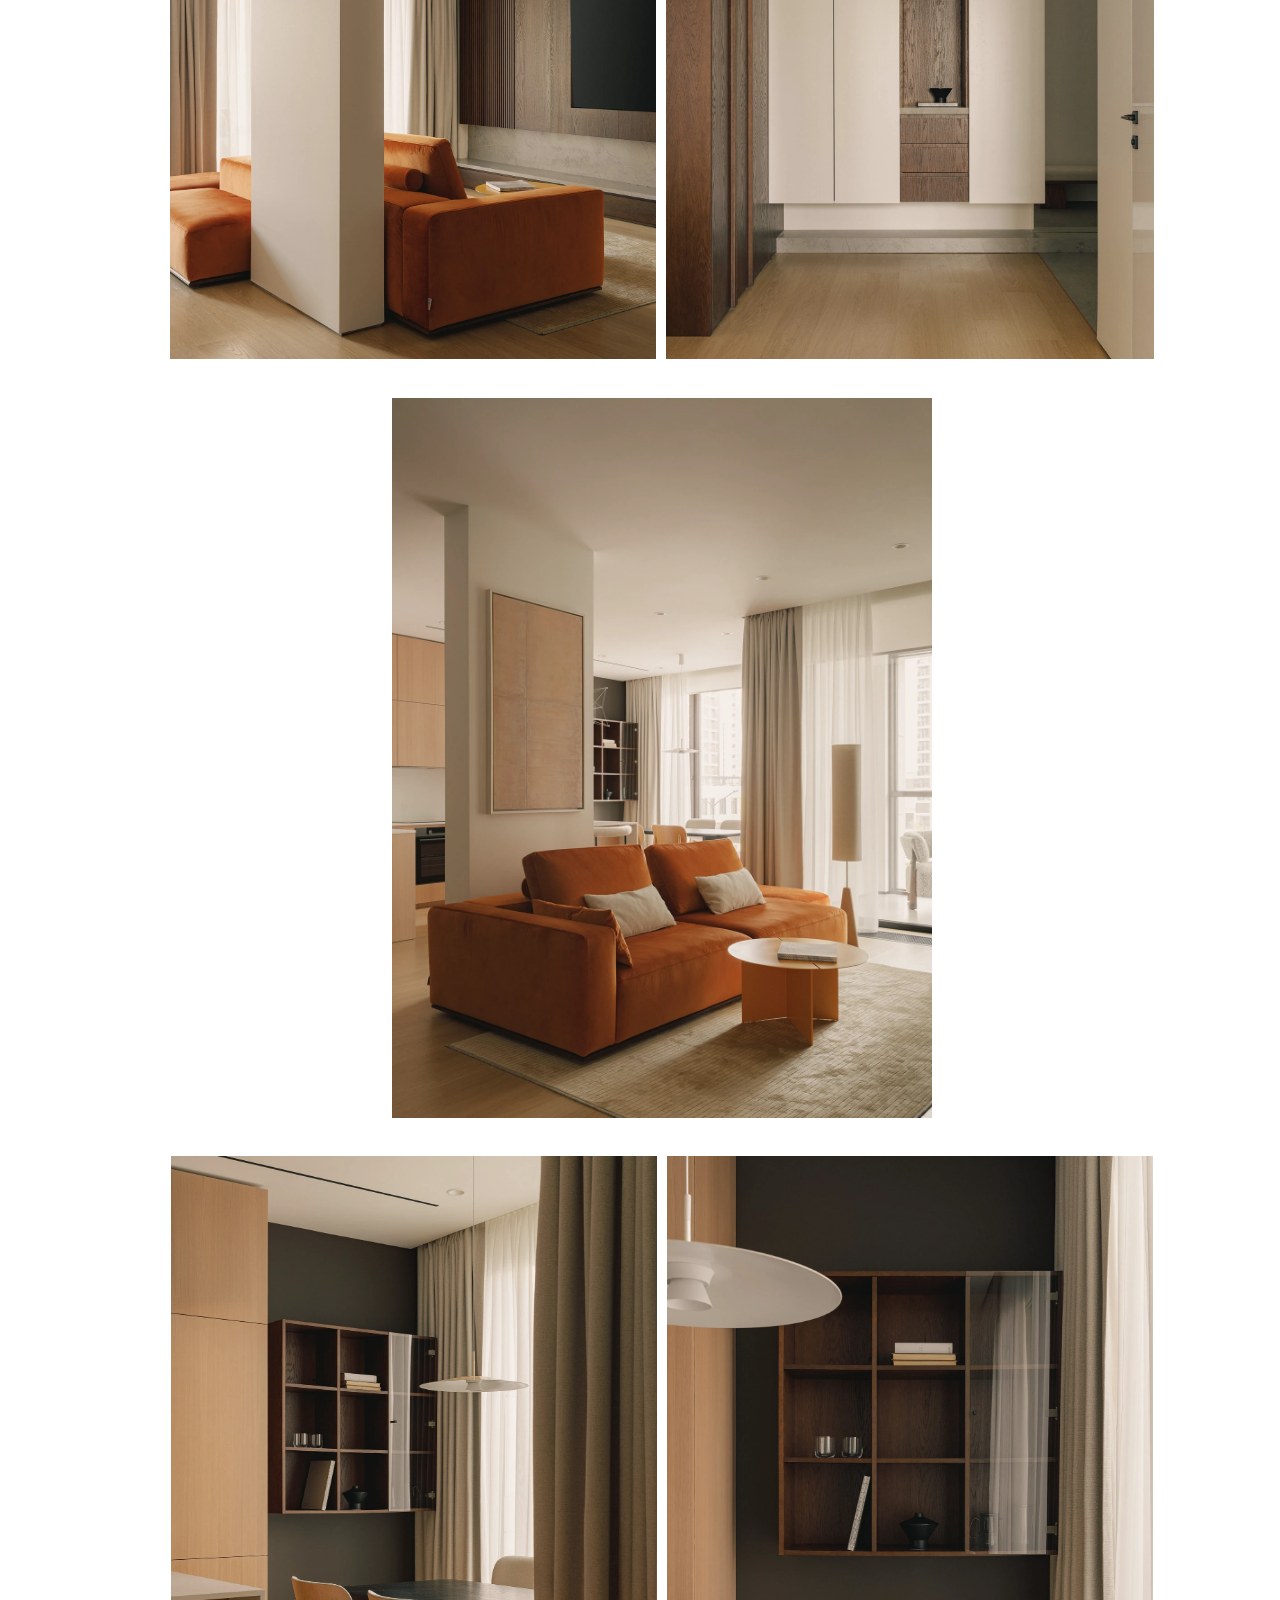
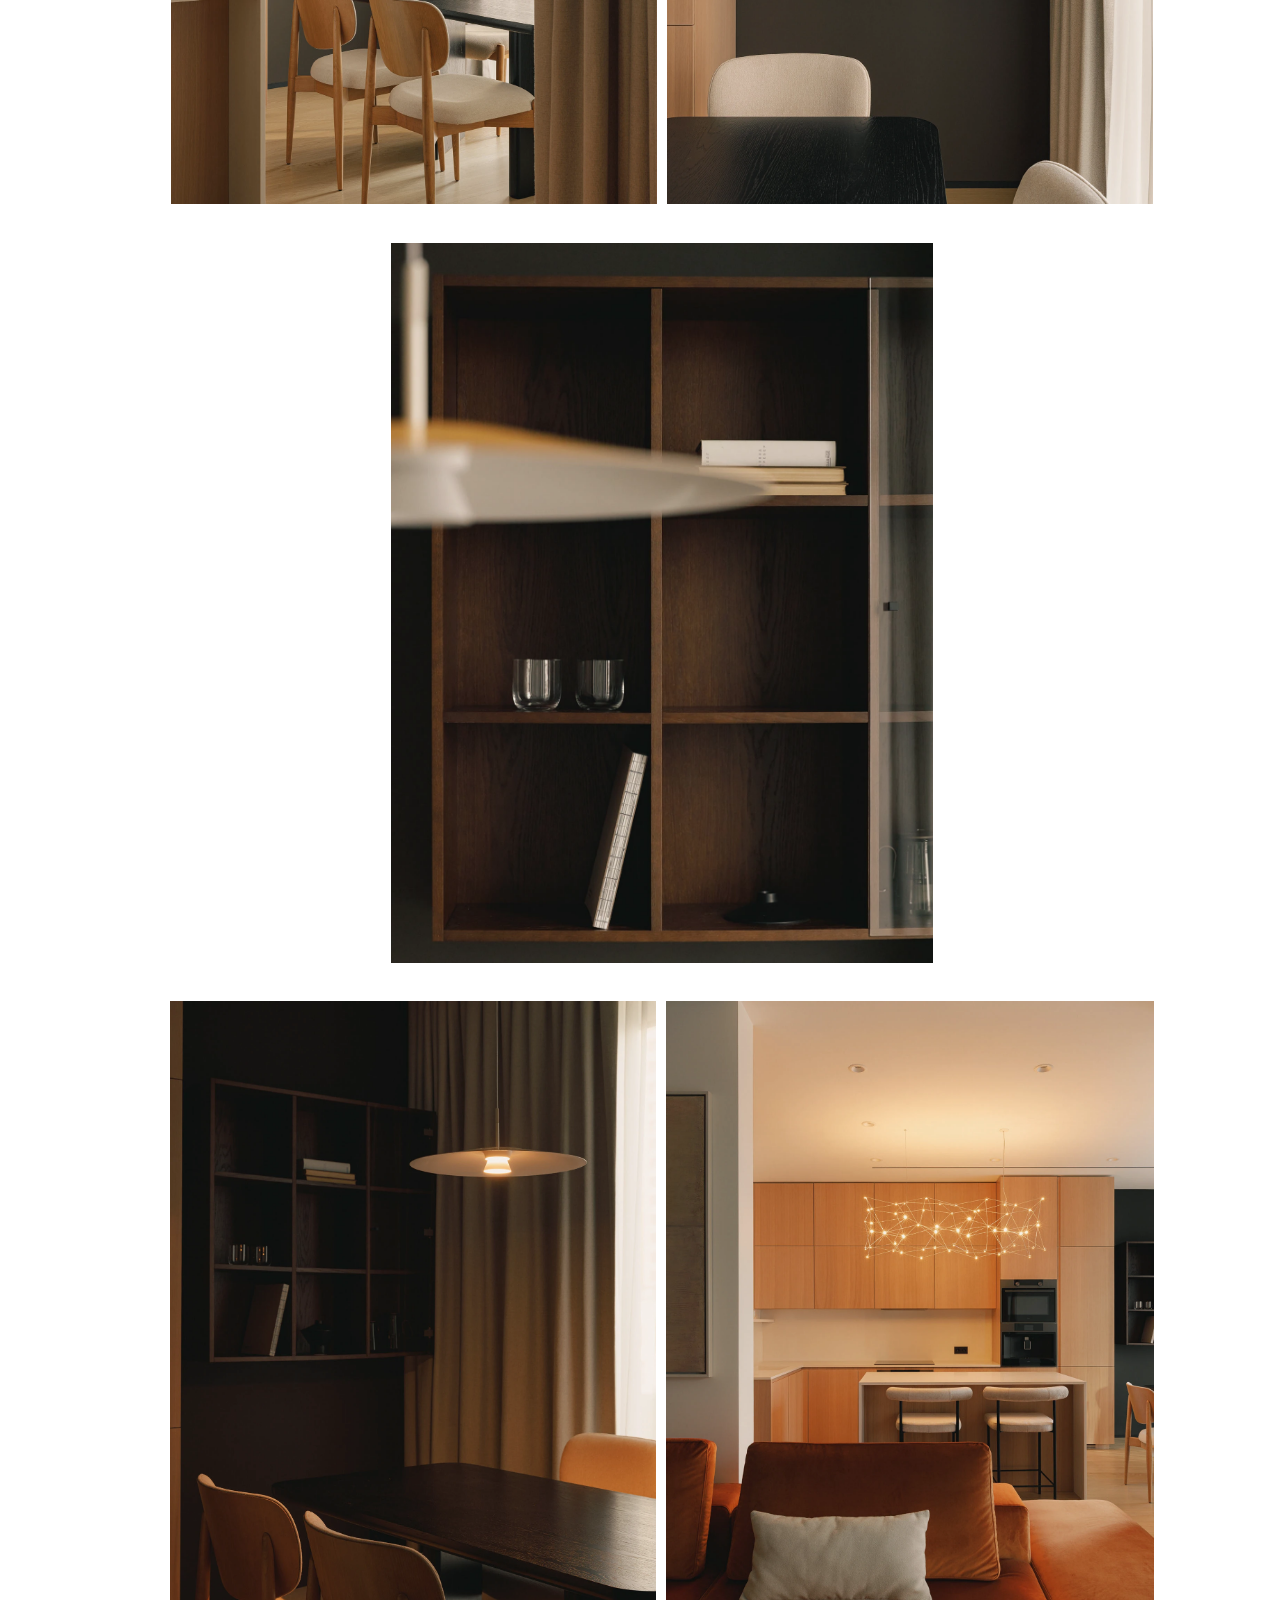
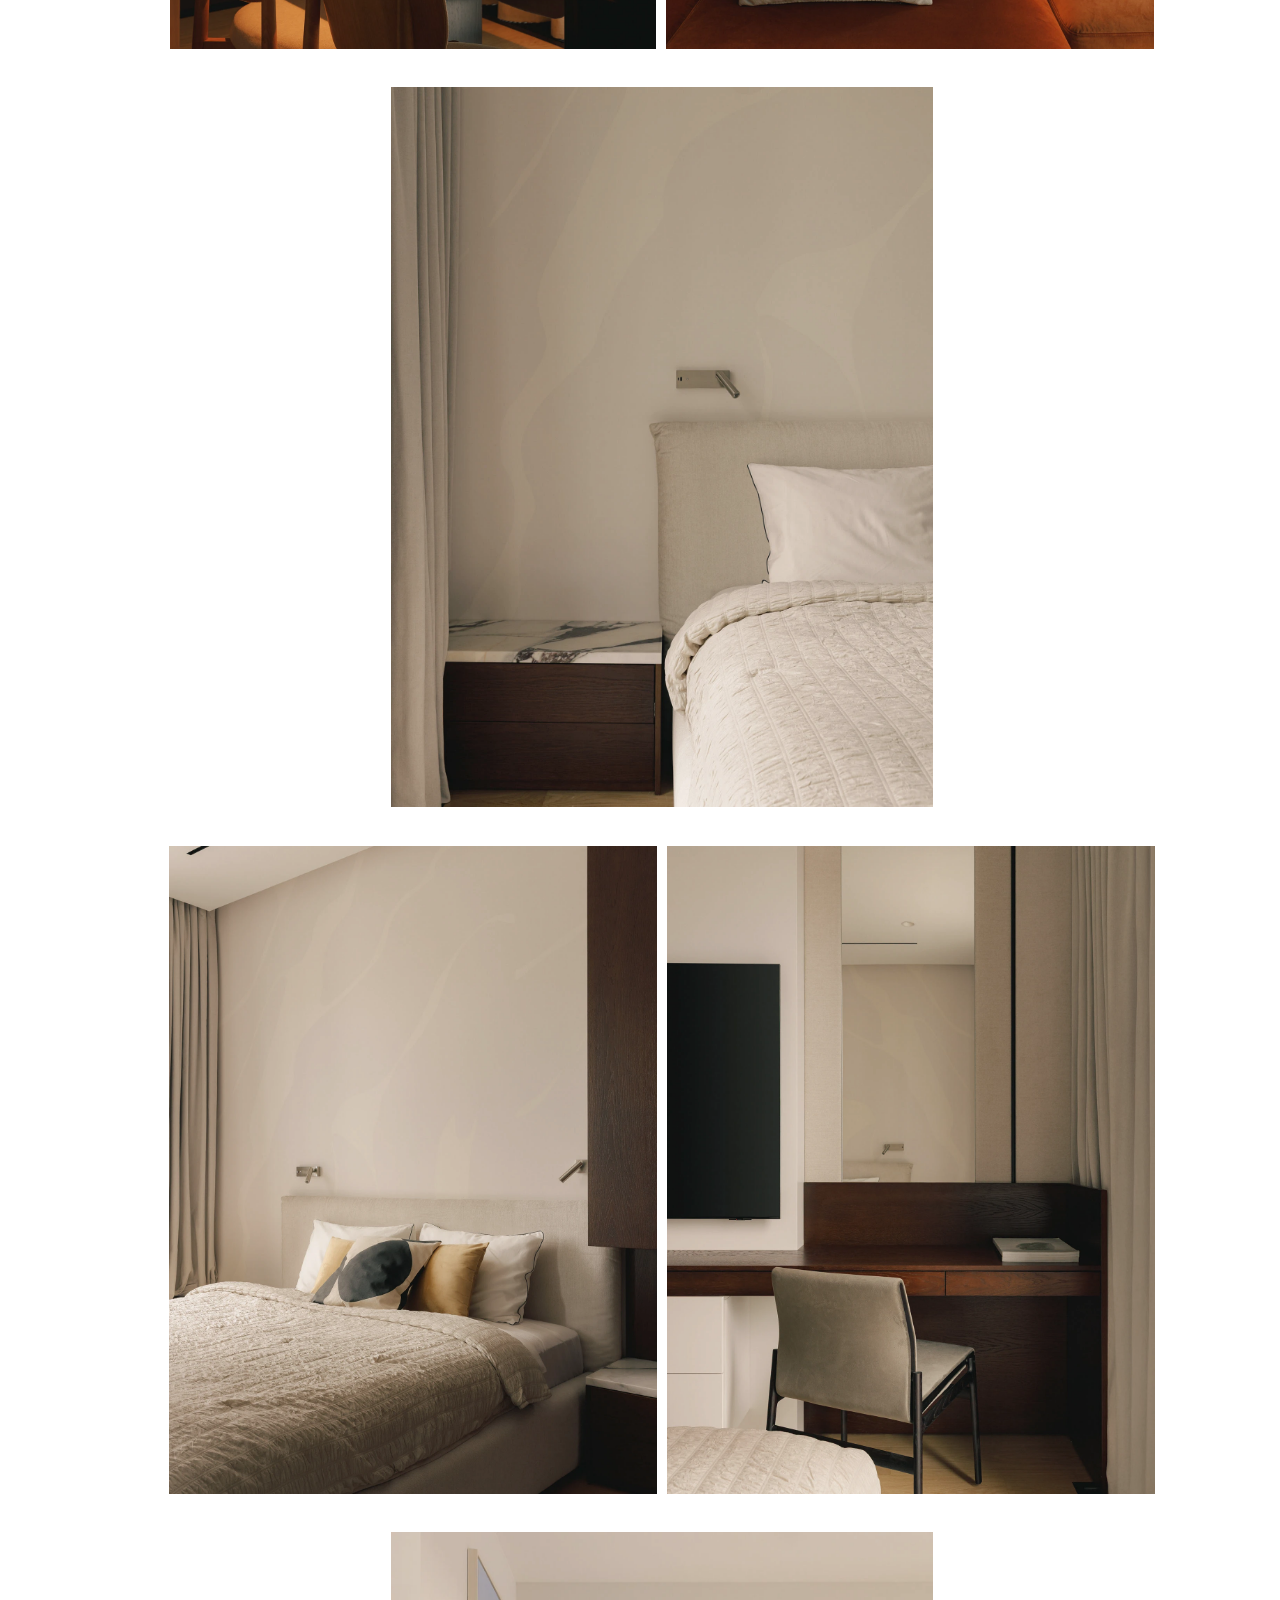
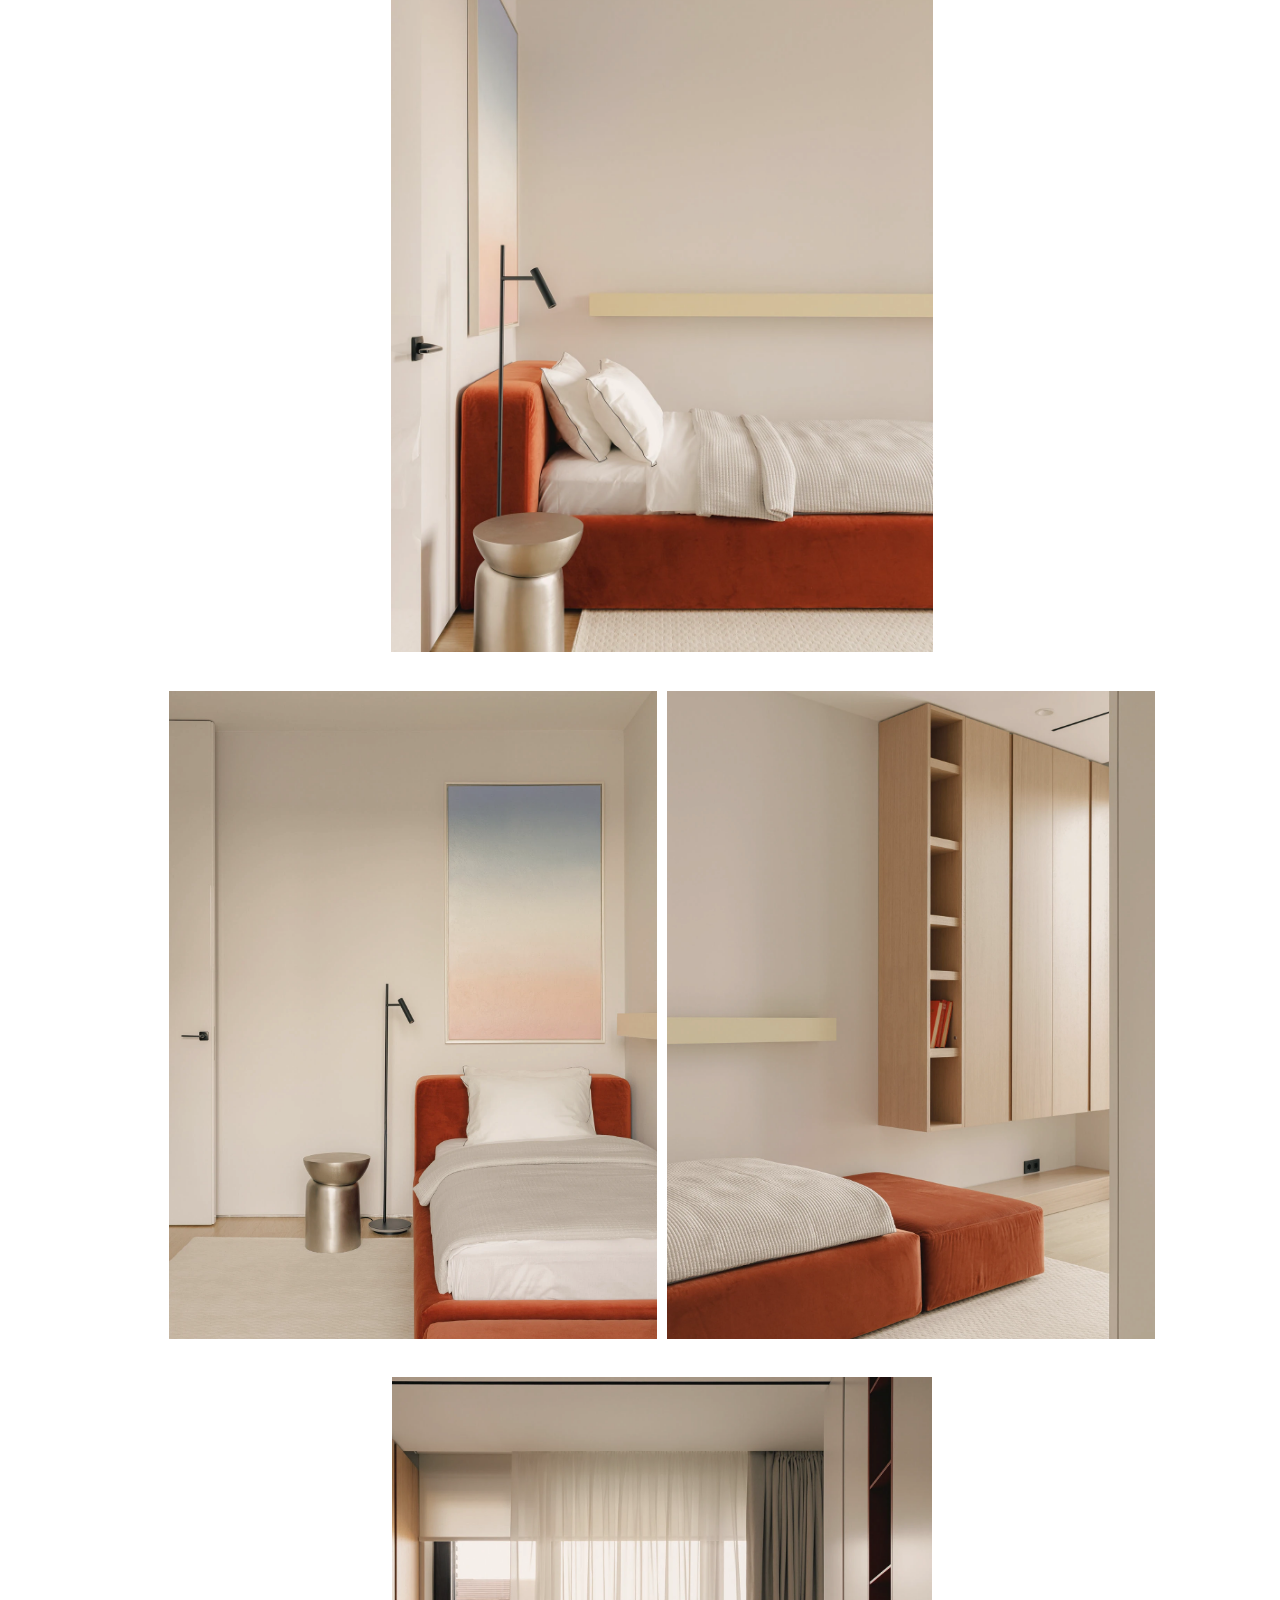
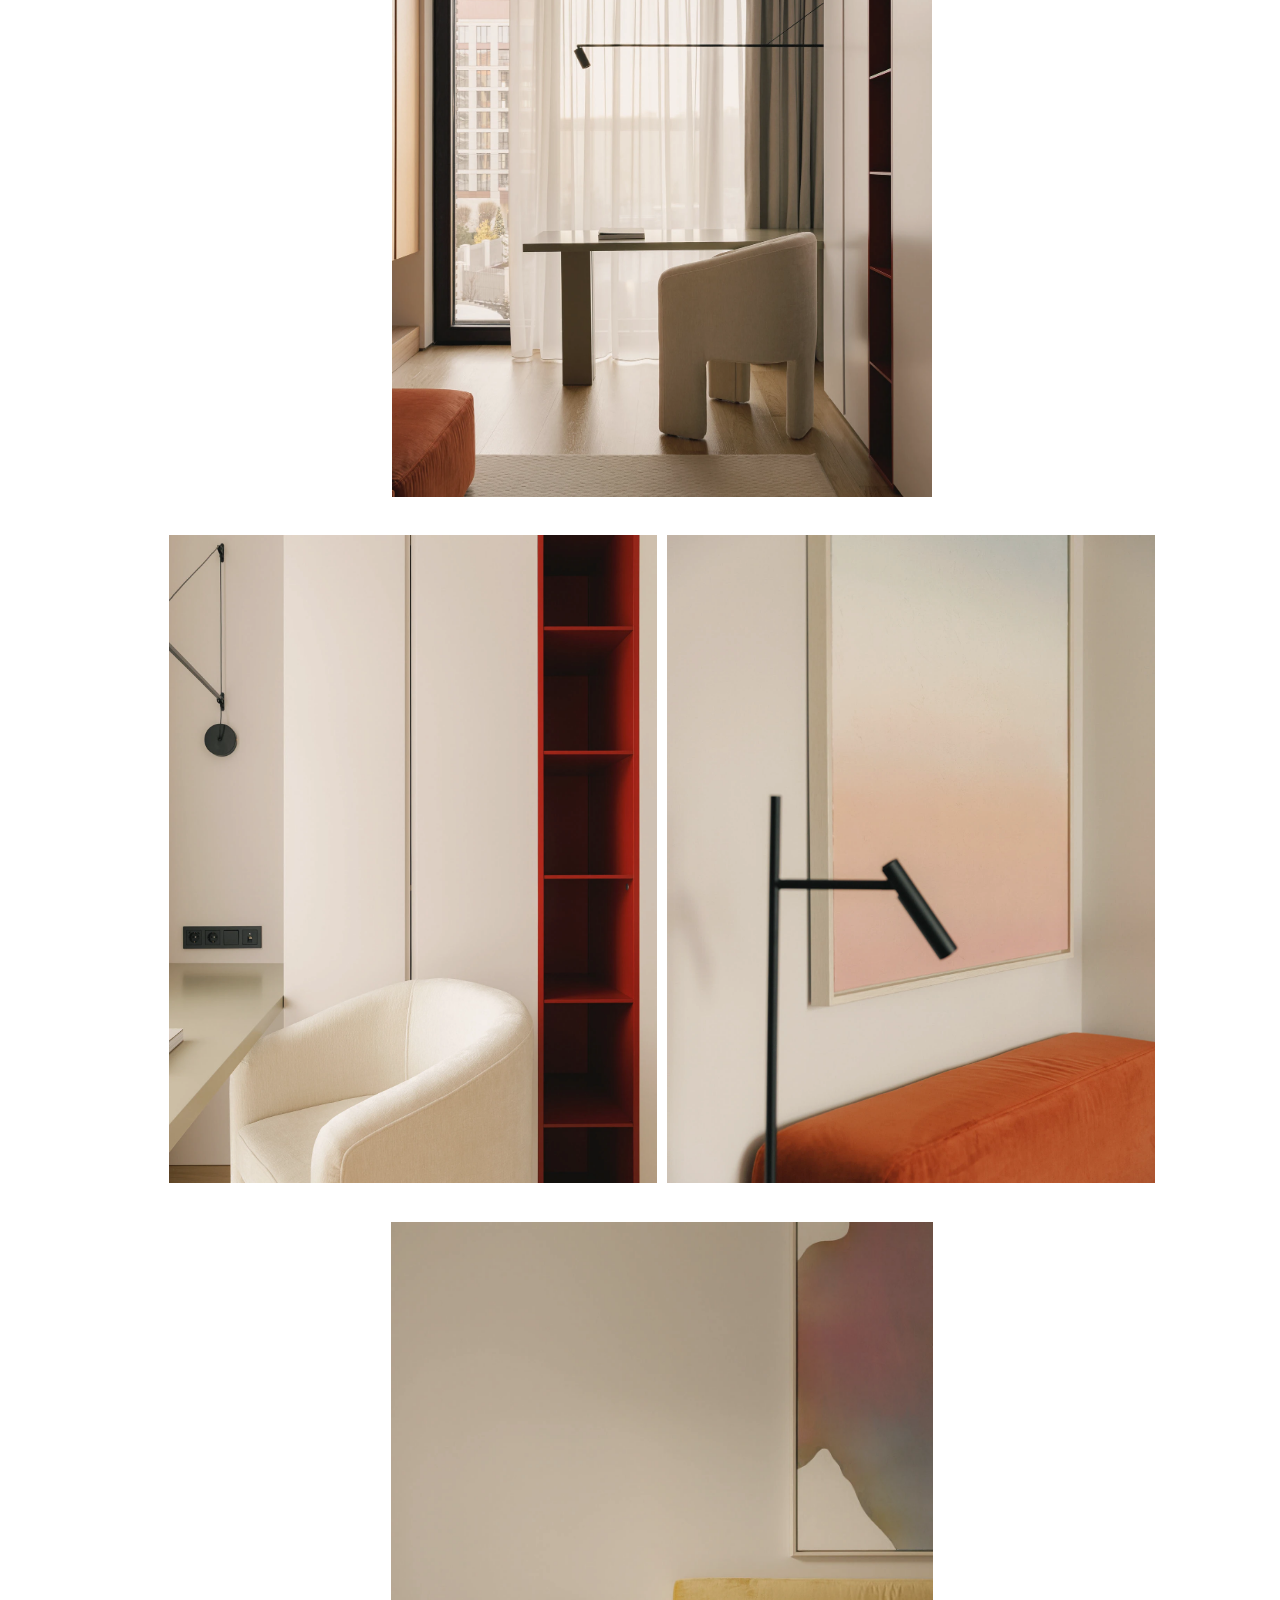
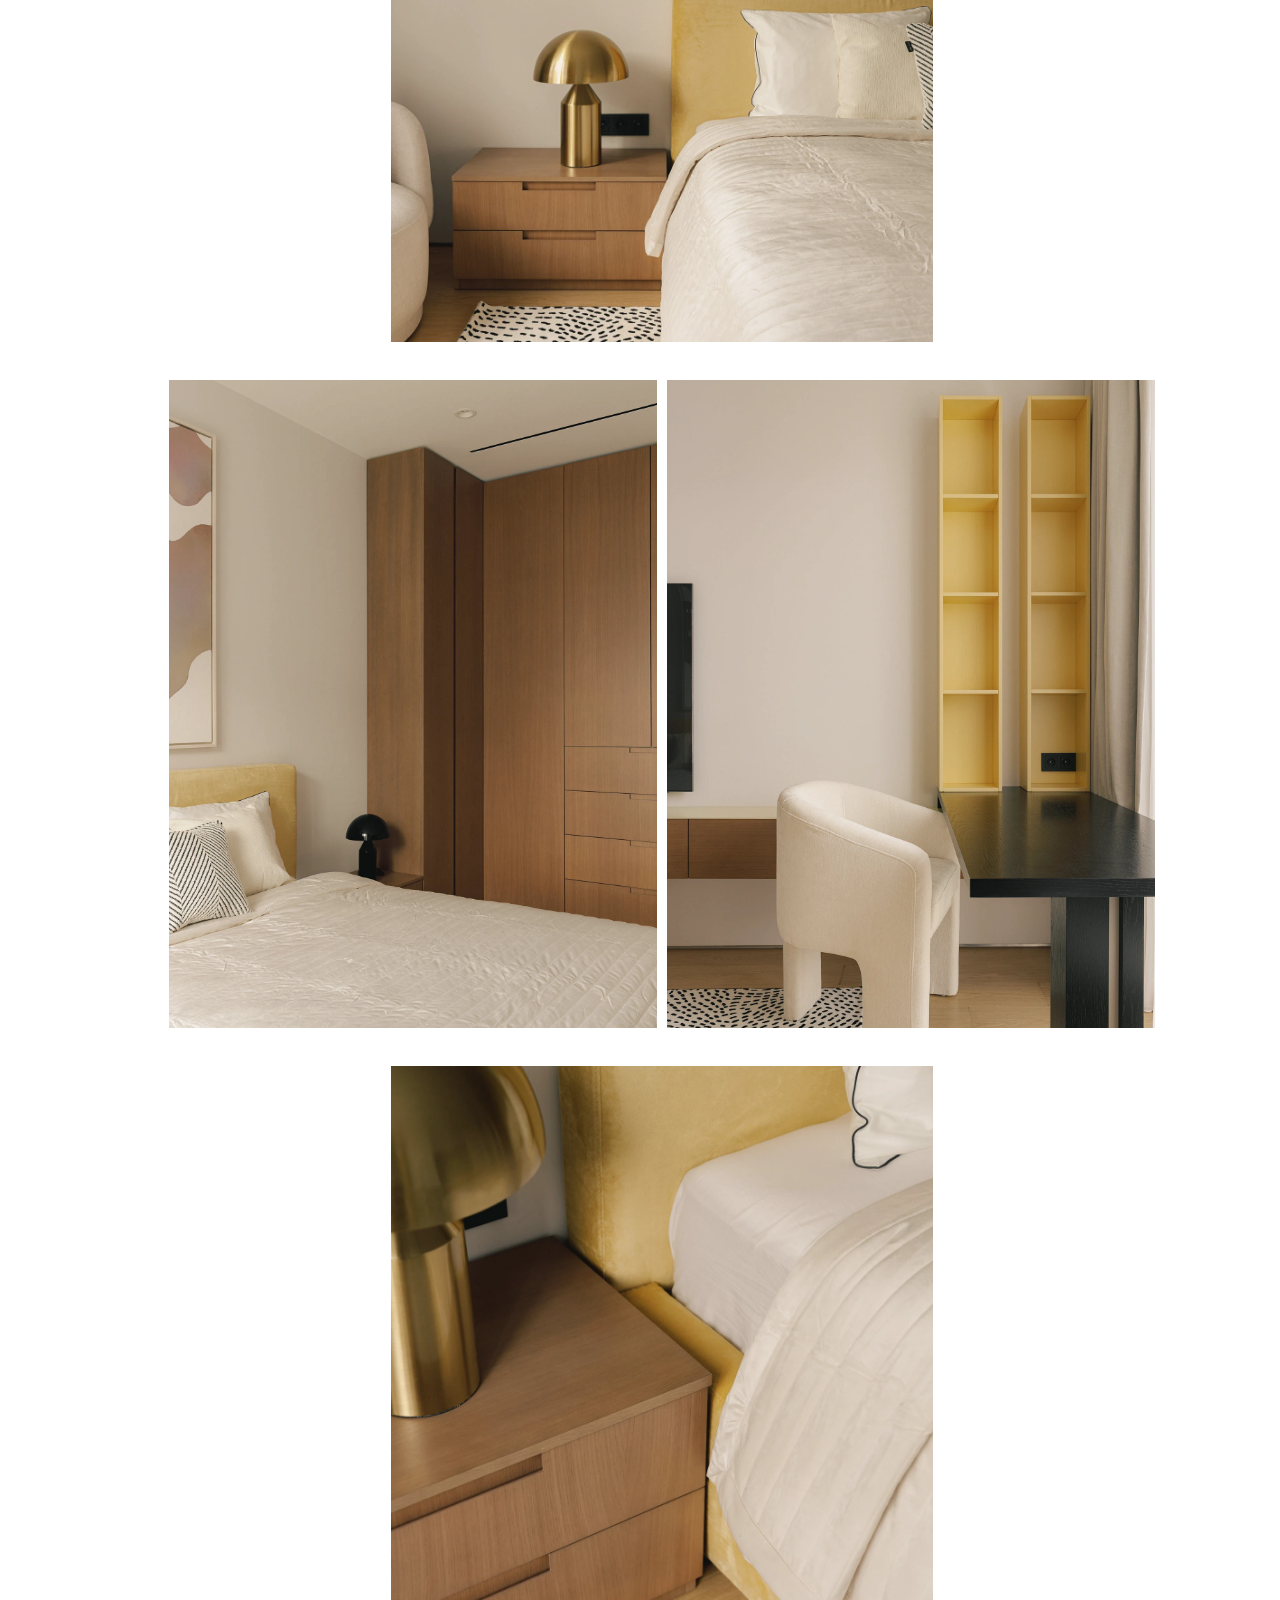
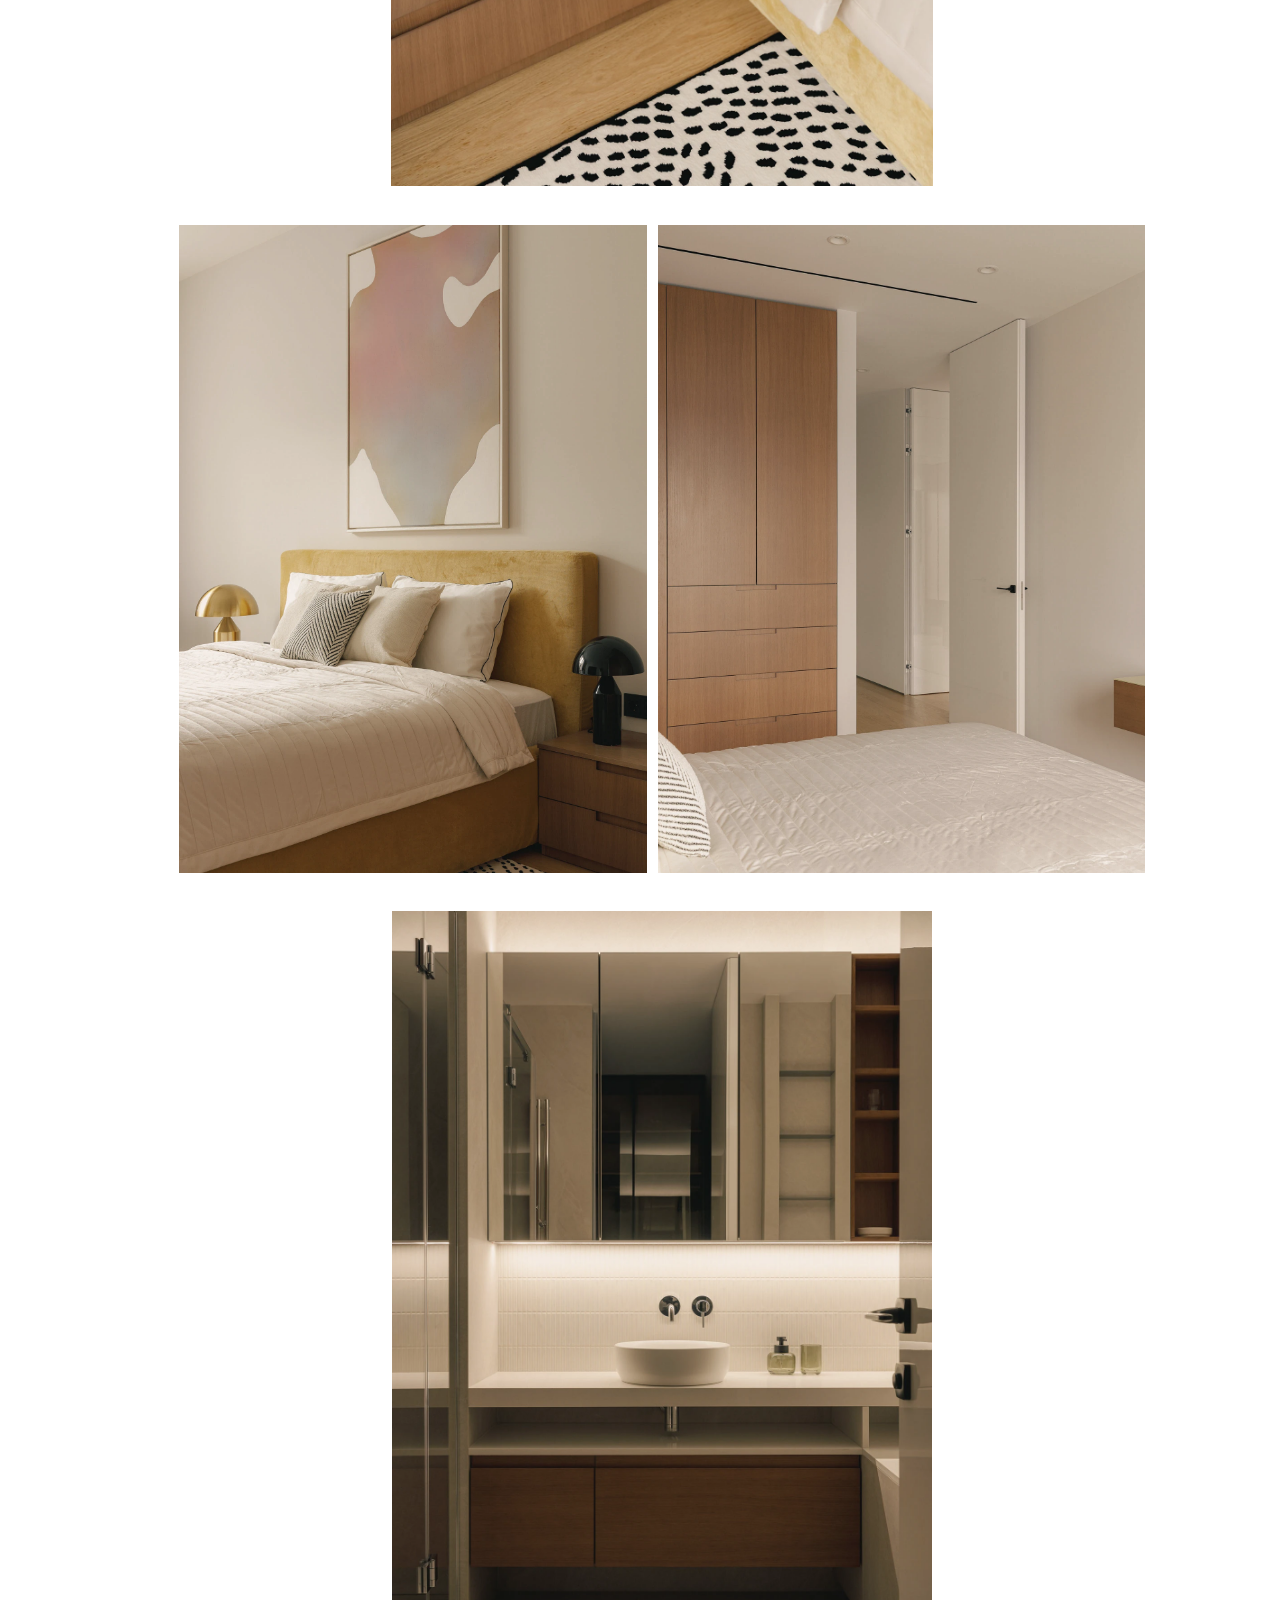
<file: projects/ostrov-i/index.html>
<!DOCTYPE html>
<html lang="ru">
<head>
<meta charset="utf-8">
<meta name="viewport" content="width=device-width, initial-scale=1">
<title>OSTROV I — проекты ann tim</title>
<meta name="description" content="Фотографии интерьерного проекта OSTROV I студии ann tim.">
<meta property="og:title" content="OSTROV I — ann tim">
<meta property="og:description" content="Фотографии интерьерного проекта OSTROV I студии ann tim.">
<meta property="og:type" content="website">
<meta property="og:site_name" content="ann tim">
<meta property="og:url" content="https://popov-mikhail.github.io/ann-tim-site/projects/ostrov-i/">
<meta property="og:image" content="https://popov-mikhail.github.io/ann-tim-site/assets/img/project-details/ostrov-i/01.webp">
<meta property="og:image:width" content="1400">
<meta property="og:image:height" content="811">
<meta property="og:image:alt" content="Проект OSTROV I студии ann tim">
<meta name="twitter:card" content="summary_large_image">
<link rel="canonical" href="https://popov-mikhail.github.io/ann-tim-site/projects/ostrov-i/">
<link rel="icon" href="../../assets/img/favicon.png" type="image/png">
<link rel="stylesheet" href="../../assets/css/styles.css?v=23">
</head>
<body class="project-detail-page">
<a class="skip-link" href="#main">К основному содержанию</a>
<header class="site-header">
  <a class="logo" href="../../" aria-label="ann tim — на главную">
    <picture>
      <source type="image/webp"
              srcset="../../assets/img/logo-100.webp 100w, ../../assets/img/logo-200.webp 200w"
              sizes="(max-width: 860px) 50px, min(4.8vw, 92px)">
      <img src="../../assets/img/logo.png" alt="ann tim" width="238" height="194" decoding="async">
    </picture>
  </a>

  <button class="nav-toggle" type="button" data-nav-toggle
          aria-expanded="false" aria-controls="nav" aria-label="Открыть меню"><span></span></button>

  <nav class="nav" id="nav" data-nav aria-label="Основное меню">
    <ul>
      <li><a href="../" aria-current="page">ПРОЕКТЫ</a></li>
      <li><a href="../../about/">О НАС</a></li>
      <li><a href="../../publications/">ПУБЛИКАЦИИ</a></li>
      <li><a href="../../contacts/">КОНТАКТЫ</a></li>
    </ul>
  </nav>
</header>

<main class="project-detail" id="main" data-project-detail>
  <header class="project-detail__intro">
    <a class="project-detail__back" href="../"><span aria-hidden="true">←</span> Проекты</a>
    <h1 class="project-detail__title">OSTROV I</h1>
    <p class="project-detail__count">40 кадров</p>
  </header>

  <div class="project-detail__stream">
    <section class="project-detail__module project-detail__module--single"
             aria-label="Фотографии 1–1">
      <figure class="project-detail__figure">
        <button class="project-detail__open" type="button" data-detail-image
                aria-label="Открыть фотографию 1 из 40 на весь экран">
          <img class="project-detail__image"
             src="../../assets/img/project-details/ostrov-i/01.webp"
             alt="Проект OSTROV I, фотография 1 из 40"
             width="1400" height="811"
             loading="eager"
             fetchpriority="high" decoding="async">
        </button>
      </figure>
    </section>
    <section class="project-detail__module project-detail__module--single"
             aria-label="Фотографии 2–2">
      <figure class="project-detail__figure">
        <button class="project-detail__open" type="button" data-detail-image
                aria-label="Открыть фотографию 2 из 40 на весь экран">
          <img class="project-detail__image"
             src="../../assets/img/project-details/ostrov-i/02.webp"
             alt="Проект OSTROV I, фотография 2 из 40"
             width="1400" height="1050"
             loading="lazy"
             decoding="async">
        </button>
      </figure>
    </section>
    <section class="project-detail__module project-detail__module--pair"
             aria-label="Фотографии 3–4">
      <figure class="project-detail__figure">
        <button class="project-detail__open" type="button" data-detail-image
                aria-label="Открыть фотографию 3 из 40 на весь экран">
          <img class="project-detail__image"
             src="../../assets/img/project-details/ostrov-i/03.webp"
             alt="Проект OSTROV I, фотография 3 из 40"
             width="1400" height="1860"
             loading="lazy"
             decoding="async">
        </button>
      </figure>
      <figure class="project-detail__figure">
        <button class="project-detail__open" type="button" data-detail-image
                aria-label="Открыть фотографию 4 из 40 на весь экран">
          <img class="project-detail__image"
             src="../../assets/img/project-details/ostrov-i/04.webp"
             alt="Проект OSTROV I, фотография 4 из 40"
             width="1400" height="1860"
             loading="lazy"
             decoding="async">
        </button>
      </figure>
    </section>
    <section class="project-detail__module project-detail__module--single"
             aria-label="Фотографии 5–5">
      <figure class="project-detail__figure">
        <button class="project-detail__open" type="button" data-detail-image
                aria-label="Открыть фотографию 5 из 40 на весь экран">
          <img class="project-detail__image"
             src="../../assets/img/project-details/ostrov-i/05.webp"
             alt="Проект OSTROV I, фотография 5 из 40"
             width="1200" height="1600"
             loading="lazy"
             decoding="async">
        </button>
      </figure>
    </section>
    <section class="project-detail__module project-detail__module--pair"
             aria-label="Фотографии 6–7">
      <figure class="project-detail__figure">
        <button class="project-detail__open" type="button" data-detail-image
                aria-label="Открыть фотографию 6 из 40 на весь экран">
          <img class="project-detail__image"
             src="../../assets/img/project-details/ostrov-i/06.webp"
             alt="Проект OSTROV I, фотография 6 из 40"
             width="1400" height="1867"
             loading="lazy"
             decoding="async">
        </button>
      </figure>
      <figure class="project-detail__figure">
        <button class="project-detail__open" type="button" data-detail-image
                aria-label="Открыть фотографию 7 из 40 на весь экран">
          <img class="project-detail__image"
             src="../../assets/img/project-details/ostrov-i/07.webp"
             alt="Проект OSTROV I, фотография 7 из 40"
             width="1400" height="1860"
             loading="lazy"
             decoding="async">
        </button>
      </figure>
    </section>
    <section class="project-detail__module project-detail__module--single"
             aria-label="Фотографии 8–8">
      <figure class="project-detail__figure">
        <button class="project-detail__open" type="button" data-detail-image
                aria-label="Открыть фотографию 8 из 40 на весь экран">
          <img class="project-detail__image"
             src="../../assets/img/project-details/ostrov-i/08.webp"
             alt="Проект OSTROV I, фотография 8 из 40"
             width="1200" height="1594"
             loading="lazy"
             decoding="async">
        </button>
      </figure>
    </section>
    <section class="project-detail__module project-detail__module--pair"
             aria-label="Фотографии 9–10">
      <figure class="project-detail__figure">
        <button class="project-detail__open" type="button" data-detail-image
                aria-label="Открыть фотографию 9 из 40 на весь экран">
          <img class="project-detail__image"
             src="../../assets/img/project-details/ostrov-i/09.webp"
             alt="Проект OSTROV I, фотография 9 из 40"
             width="1400" height="1867"
             loading="lazy"
             decoding="async">
        </button>
      </figure>
      <figure class="project-detail__figure">
        <button class="project-detail__open" type="button" data-detail-image
                aria-label="Открыть фотографию 10 из 40 на весь экран">
          <img class="project-detail__image"
             src="../../assets/img/project-details/ostrov-i/10.webp"
             alt="Проект OSTROV I, фотография 10 из 40"
             width="1400" height="1860"
             loading="lazy"
             decoding="async">
        </button>
      </figure>
    </section>
    <section class="project-detail__module project-detail__module--single"
             aria-label="Фотографии 11–11">
      <figure class="project-detail__figure">
        <button class="project-detail__open" type="button" data-detail-image
                aria-label="Открыть фотографию 11 из 40 на весь экран">
          <img class="project-detail__image"
             src="../../assets/img/project-details/ostrov-i/11.webp"
             alt="Проект OSTROV I, фотография 11 из 40"
             width="1200" height="1600"
             loading="lazy"
             decoding="async">
        </button>
      </figure>
    </section>
    <section class="project-detail__module project-detail__module--pair"
             aria-label="Фотографии 12–13">
      <figure class="project-detail__figure">
        <button class="project-detail__open" type="button" data-detail-image
                aria-label="Открыть фотографию 12 из 40 на весь экран">
          <img class="project-detail__image"
             src="../../assets/img/project-details/ostrov-i/12.webp"
             alt="Проект OSTROV I, фотография 12 из 40"
             width="1400" height="1867"
             loading="lazy"
             decoding="async">
        </button>
      </figure>
      <figure class="project-detail__figure">
        <button class="project-detail__open" type="button" data-detail-image
                aria-label="Открыть фотографию 13 из 40 на весь экран">
          <img class="project-detail__image"
             src="../../assets/img/project-details/ostrov-i/13.webp"
             alt="Проект OSTROV I, фотография 13 из 40"
             width="1400" height="1867"
             loading="lazy"
             decoding="async">
        </button>
      </figure>
    </section>
    <section class="project-detail__module project-detail__module--single"
             aria-label="Фотографии 14–14">
      <figure class="project-detail__figure">
        <button class="project-detail__open" type="button" data-detail-image
                aria-label="Открыть фотографию 14 из 40 на весь экран">
          <img class="project-detail__image"
             src="../../assets/img/project-details/ostrov-i/14.webp"
             alt="Проект OSTROV I, фотография 14 из 40"
             width="1200" height="1594"
             loading="lazy"
             decoding="async">
        </button>
      </figure>
    </section>
    <section class="project-detail__module project-detail__module--pair"
             aria-label="Фотографии 15–16">
      <figure class="project-detail__figure">
        <button class="project-detail__open" type="button" data-detail-image
                aria-label="Открыть фотографию 15 из 40 на весь экран">
          <img class="project-detail__image"
             src="../../assets/img/project-details/ostrov-i/15.webp"
             alt="Проект OSTROV I, фотография 15 из 40"
             width="1400" height="1867"
             loading="lazy"
             decoding="async">
        </button>
      </figure>
      <figure class="project-detail__figure">
        <button class="project-detail__open" type="button" data-detail-image
                aria-label="Открыть фотографию 16 из 40 на весь экран">
          <img class="project-detail__image"
             src="../../assets/img/project-details/ostrov-i/16.webp"
             alt="Проект OSTROV I, фотография 16 из 40"
             width="1400" height="1860"
             loading="lazy"
             decoding="async">
        </button>
      </figure>
    </section>
    <section class="project-detail__module project-detail__module--single"
             aria-label="Фотографии 17–17">
      <figure class="project-detail__figure">
        <button class="project-detail__open" type="button" data-detail-image
                aria-label="Открыть фотографию 17 из 40 на весь экран">
          <img class="project-detail__image"
             src="../../assets/img/project-details/ostrov-i/17.webp"
             alt="Проект OSTROV I, фотография 17 из 40"
             width="1400" height="1860"
             loading="lazy"
             decoding="async">
        </button>
      </figure>
    </section>
    <section class="project-detail__module project-detail__module--pair"
             aria-label="Фотографии 18–19">
      <figure class="project-detail__figure">
        <button class="project-detail__open" type="button" data-detail-image
                aria-label="Открыть фотографию 18 из 40 на весь экран">
          <img class="project-detail__image"
             src="../../assets/img/project-details/ostrov-i/18.webp"
             alt="Проект OSTROV I, фотография 18 из 40"
             width="1400" height="1860"
             loading="lazy"
             decoding="async">
        </button>
      </figure>
      <figure class="project-detail__figure">
        <button class="project-detail__open" type="button" data-detail-image
                aria-label="Открыть фотографию 19 из 40 на весь экран">
          <img class="project-detail__image"
             src="../../assets/img/project-details/ostrov-i/19.webp"
             alt="Проект OSTROV I, фотография 19 из 40"
             width="1400" height="1862"
             loading="lazy"
             decoding="async">
        </button>
      </figure>
    </section>
    <section class="project-detail__module project-detail__module--single"
             aria-label="Фотографии 20–20">
      <figure class="project-detail__figure">
        <button class="project-detail__open" type="button" data-detail-image
                aria-label="Открыть фотографию 20 из 40 на весь экран">
          <img class="project-detail__image"
             src="../../assets/img/project-details/ostrov-i/20.webp"
             alt="Проект OSTROV I, фотография 20 из 40"
             width="1200" height="1594"
             loading="lazy"
             decoding="async">
        </button>
      </figure>
    </section>
    <section class="project-detail__module project-detail__module--pair"
             aria-label="Фотографии 21–22">
      <figure class="project-detail__figure">
        <button class="project-detail__open" type="button" data-detail-image
                aria-label="Открыть фотографию 21 из 40 на весь экран">
          <img class="project-detail__image"
             src="../../assets/img/project-details/ostrov-i/21.webp"
             alt="Проект OSTROV I, фотография 21 из 40"
             width="1400" height="1860"
             loading="lazy"
             decoding="async">
        </button>
      </figure>
      <figure class="project-detail__figure">
        <button class="project-detail__open" type="button" data-detail-image
                aria-label="Открыть фотографию 22 из 40 на весь экран">
          <img class="project-detail__image"
             src="../../assets/img/project-details/ostrov-i/22.webp"
             alt="Проект OSTROV I, фотография 22 из 40"
             width="1400" height="1860"
             loading="lazy"
             decoding="async">
        </button>
      </figure>
    </section>
    <section class="project-detail__module project-detail__module--single"
             aria-label="Фотографии 23–23">
      <figure class="project-detail__figure">
        <button class="project-detail__open" type="button" data-detail-image
                aria-label="Открыть фотографию 23 из 40 на весь экран">
          <img class="project-detail__image"
             src="../../assets/img/project-details/ostrov-i/23.webp"
             alt="Проект OSTROV I, фотография 23 из 40"
             width="1400" height="1867"
             loading="lazy"
             decoding="async">
        </button>
      </figure>
    </section>
    <section class="project-detail__module project-detail__module--pair"
             aria-label="Фотографии 24–25">
      <figure class="project-detail__figure">
        <button class="project-detail__open" type="button" data-detail-image
                aria-label="Открыть фотографию 24 из 40 на весь экран">
          <img class="project-detail__image"
             src="../../assets/img/project-details/ostrov-i/24.webp"
             alt="Проект OSTROV I, фотография 24 из 40"
             width="1400" height="1860"
             loading="lazy"
             decoding="async">
        </button>
      </figure>
      <figure class="project-detail__figure">
        <button class="project-detail__open" type="button" data-detail-image
                aria-label="Открыть фотографию 25 из 40 на весь экран">
          <img class="project-detail__image"
             src="../../assets/img/project-details/ostrov-i/25.webp"
             alt="Проект OSTROV I, фотография 25 из 40"
             width="1400" height="1860"
             loading="lazy"
             decoding="async">
        </button>
      </figure>
    </section>
    <section class="project-detail__module project-detail__module--single"
             aria-label="Фотографии 26–26">
      <figure class="project-detail__figure">
        <button class="project-detail__open" type="button" data-detail-image
                aria-label="Открыть фотографию 26 из 40 на весь экран">
          <img class="project-detail__image"
             src="../../assets/img/project-details/ostrov-i/26.webp"
             alt="Проект OSTROV I, фотография 26 из 40"
             width="1200" height="1594"
             loading="lazy"
             decoding="async">
        </button>
      </figure>
    </section>
    <section class="project-detail__module project-detail__module--pair"
             aria-label="Фотографии 27–28">
      <figure class="project-detail__figure">
        <button class="project-detail__open" type="button" data-detail-image
                aria-label="Открыть фотографию 27 из 40 на весь экран">
          <img class="project-detail__image"
             src="../../assets/img/project-details/ostrov-i/27.webp"
             alt="Проект OSTROV I, фотография 27 из 40"
             width="1400" height="1860"
             loading="lazy"
             decoding="async">
        </button>
      </figure>
      <figure class="project-detail__figure">
        <button class="project-detail__open" type="button" data-detail-image
                aria-label="Открыть фотографию 28 из 40 на весь экран">
          <img class="project-detail__image"
             src="../../assets/img/project-details/ostrov-i/28.webp"
             alt="Проект OSTROV I, фотография 28 из 40"
             width="1400" height="1860"
             loading="lazy"
             decoding="async">
        </button>
      </figure>
    </section>
    <section class="project-detail__module project-detail__module--single"
             aria-label="Фотографии 29–29">
      <figure class="project-detail__figure">
        <button class="project-detail__open" type="button" data-detail-image
                aria-label="Открыть фотографию 29 из 40 на весь экран">
          <img class="project-detail__image"
             src="../../assets/img/project-details/ostrov-i/29.webp"
             alt="Проект OSTROV I, фотография 29 из 40"
             width="1200" height="1594"
             loading="lazy"
             decoding="async">
        </button>
      </figure>
    </section>
    <section class="project-detail__module project-detail__module--pair"
             aria-label="Фотографии 30–31">
      <figure class="project-detail__figure">
        <button class="project-detail__open" type="button" data-detail-image
                aria-label="Открыть фотографию 30 из 40 на весь экран">
          <img class="project-detail__image"
             src="../../assets/img/project-details/ostrov-i/30.webp"
             alt="Проект OSTROV I, фотография 30 из 40"
             width="1400" height="1936"
             loading="lazy"
             decoding="async">
        </button>
      </figure>
      <figure class="project-detail__figure">
        <button class="project-detail__open" type="button" data-detail-image
                aria-label="Открыть фотографию 31 из 40 на весь экран">
          <img class="project-detail__image"
             src="../../assets/img/project-details/ostrov-i/31.webp"
             alt="Проект OSTROV I, фотография 31 из 40"
             width="1400" height="1860"
             loading="lazy"
             decoding="async">
        </button>
      </figure>
    </section>
    <section class="project-detail__module project-detail__module--single"
             aria-label="Фотографии 32–32">
      <figure class="project-detail__figure">
        <button class="project-detail__open" type="button" data-detail-image
                aria-label="Открыть фотографию 32 из 40 на весь экран">
          <img class="project-detail__image"
             src="../../assets/img/project-details/ostrov-i/32.webp"
             alt="Проект OSTROV I, фотография 32 из 40"
             width="1200" height="1600"
             loading="lazy"
             decoding="async">
        </button>
      </figure>
    </section>
    <section class="project-detail__module project-detail__module--pair"
             aria-label="Фотографии 33–34">
      <figure class="project-detail__figure">
        <button class="project-detail__open" type="button" data-detail-image
                aria-label="Открыть фотографию 33 из 40 на весь экран">
          <img class="project-detail__image"
             src="../../assets/img/project-details/ostrov-i/33.webp"
             alt="Проект OSTROV I, фотография 33 из 40"
             width="1400" height="1860"
             loading="lazy"
             decoding="async">
        </button>
      </figure>
      <figure class="project-detail__figure">
        <button class="project-detail__open" type="button" data-detail-image
                aria-label="Открыть фотографию 34 из 40 на весь экран">
          <img class="project-detail__image"
             src="../../assets/img/project-details/ostrov-i/34.webp"
             alt="Проект OSTROV I, фотография 34 из 40"
             width="1400" height="1867"
             loading="lazy"
             decoding="async">
        </button>
      </figure>
    </section>
    <section class="project-detail__module project-detail__module--single"
             aria-label="Фотографии 35–35">
      <figure class="project-detail__figure">
        <button class="project-detail__open" type="button" data-detail-image
                aria-label="Открыть фотографию 35 из 40 на весь экран">
          <img class="project-detail__image"
             src="../../assets/img/project-details/ostrov-i/35.webp"
             alt="Проект OSTROV I, фотография 35 из 40"
             width="1200" height="1680"
             loading="lazy"
             decoding="async">
        </button>
      </figure>
    </section>
    <section class="project-detail__module project-detail__module--pair"
             aria-label="Фотографии 36–37">
      <figure class="project-detail__figure">
        <button class="project-detail__open" type="button" data-detail-image
                aria-label="Открыть фотографию 36 из 40 на весь экран">
          <img class="project-detail__image"
             src="../../assets/img/project-details/ostrov-i/36.webp"
             alt="Проект OSTROV I, фотография 36 из 40"
             width="1400" height="1960"
             loading="lazy"
             decoding="async">
        </button>
      </figure>
      <figure class="project-detail__figure">
        <button class="project-detail__open" type="button" data-detail-image
                aria-label="Открыть фотографию 37 из 40 на весь экран">
          <img class="project-detail__image"
             src="../../assets/img/project-details/ostrov-i/37.webp"
             alt="Проект OSTROV I, фотография 37 из 40"
             width="1400" height="1960"
             loading="lazy"
             decoding="async">
        </button>
      </figure>
    </section>
    <section class="project-detail__module project-detail__module--single"
             aria-label="Фотографии 38–38">
      <figure class="project-detail__figure">
        <button class="project-detail__open" type="button" data-detail-image
                aria-label="Открыть фотографию 38 из 40 на весь экран">
          <img class="project-detail__image"
             src="../../assets/img/project-details/ostrov-i/38.webp"
             alt="Проект OSTROV I, фотография 38 из 40"
             width="1200" height="1594"
             loading="lazy"
             decoding="async">
        </button>
      </figure>
    </section>
    <section class="project-detail__module project-detail__module--pair"
             aria-label="Фотографии 39–40">
      <figure class="project-detail__figure">
        <button class="project-detail__open" type="button" data-detail-image
                aria-label="Открыть фотографию 39 из 40 на весь экран">
          <img class="project-detail__image"
             src="../../assets/img/project-details/ostrov-i/39.webp"
             alt="Проект OSTROV I, фотография 39 из 40"
             width="1400" height="1860"
             loading="lazy"
             decoding="async">
        </button>
      </figure>
      <figure class="project-detail__figure">
        <button class="project-detail__open" type="button" data-detail-image
                aria-label="Открыть фотографию 40 из 40 на весь экран">
          <img class="project-detail__image"
             src="../../assets/img/project-details/ostrov-i/40.webp"
             alt="Проект OSTROV I, фотография 40 из 40"
             width="1400" height="1867"
             loading="lazy"
             decoding="async">
        </button>
      </figure>
    </section>
  </div>

  <nav class="project-detail__navigation" aria-label="Навигация между проектами">
    <a href="../"><span aria-hidden="true">←</span> Все проекты</a>
    <a href="../mihalkovo-park/">Следующий: MIHALKOVO PARK <span aria-hidden="true">→</span></a>
  </nav>
</main>

<div class="project-lightbox" data-detail-lightbox role="dialog" aria-modal="true"
     aria-labelledby="project-detail-lightbox-title" hidden>
  <header class="project-lightbox__header">
    <p class="project-lightbox__title" id="project-detail-lightbox-title">OSTROV I</p>
    <button class="project-lightbox__close" type="button" data-close-detail-lightbox
            aria-label="Закрыть полноэкранный просмотр"><span aria-hidden="true"></span></button>
  </header>
  <div class="project-lightbox__stage" data-detail-lightbox-stage>
    <button class="project-lightbox__arrow project-lightbox__arrow--prev" type="button"
            data-detail-lightbox-prev aria-label="Предыдущая фотография"><span aria-hidden="true">←</span></button>
    <div class="project-lightbox__media">
      <img class="project-lightbox__image" data-detail-lightbox-image alt="" decoding="async">
    </div>
    <button class="project-lightbox__arrow project-lightbox__arrow--next" type="button"
            data-detail-lightbox-next aria-label="Следующая фотография"><span aria-hidden="true">→</span></button>
  </div>
  <p class="project-lightbox__counter" aria-live="polite">
    <span data-detail-lightbox-current>01</span><span aria-hidden="true"> / </span><span>40</span>
  </p>
</div>

<script src="../../assets/js/main.js?v=6" defer></script>
<script src="../../assets/js/project-detail.js?v=1" defer></script>
</body>
</html>
</file>
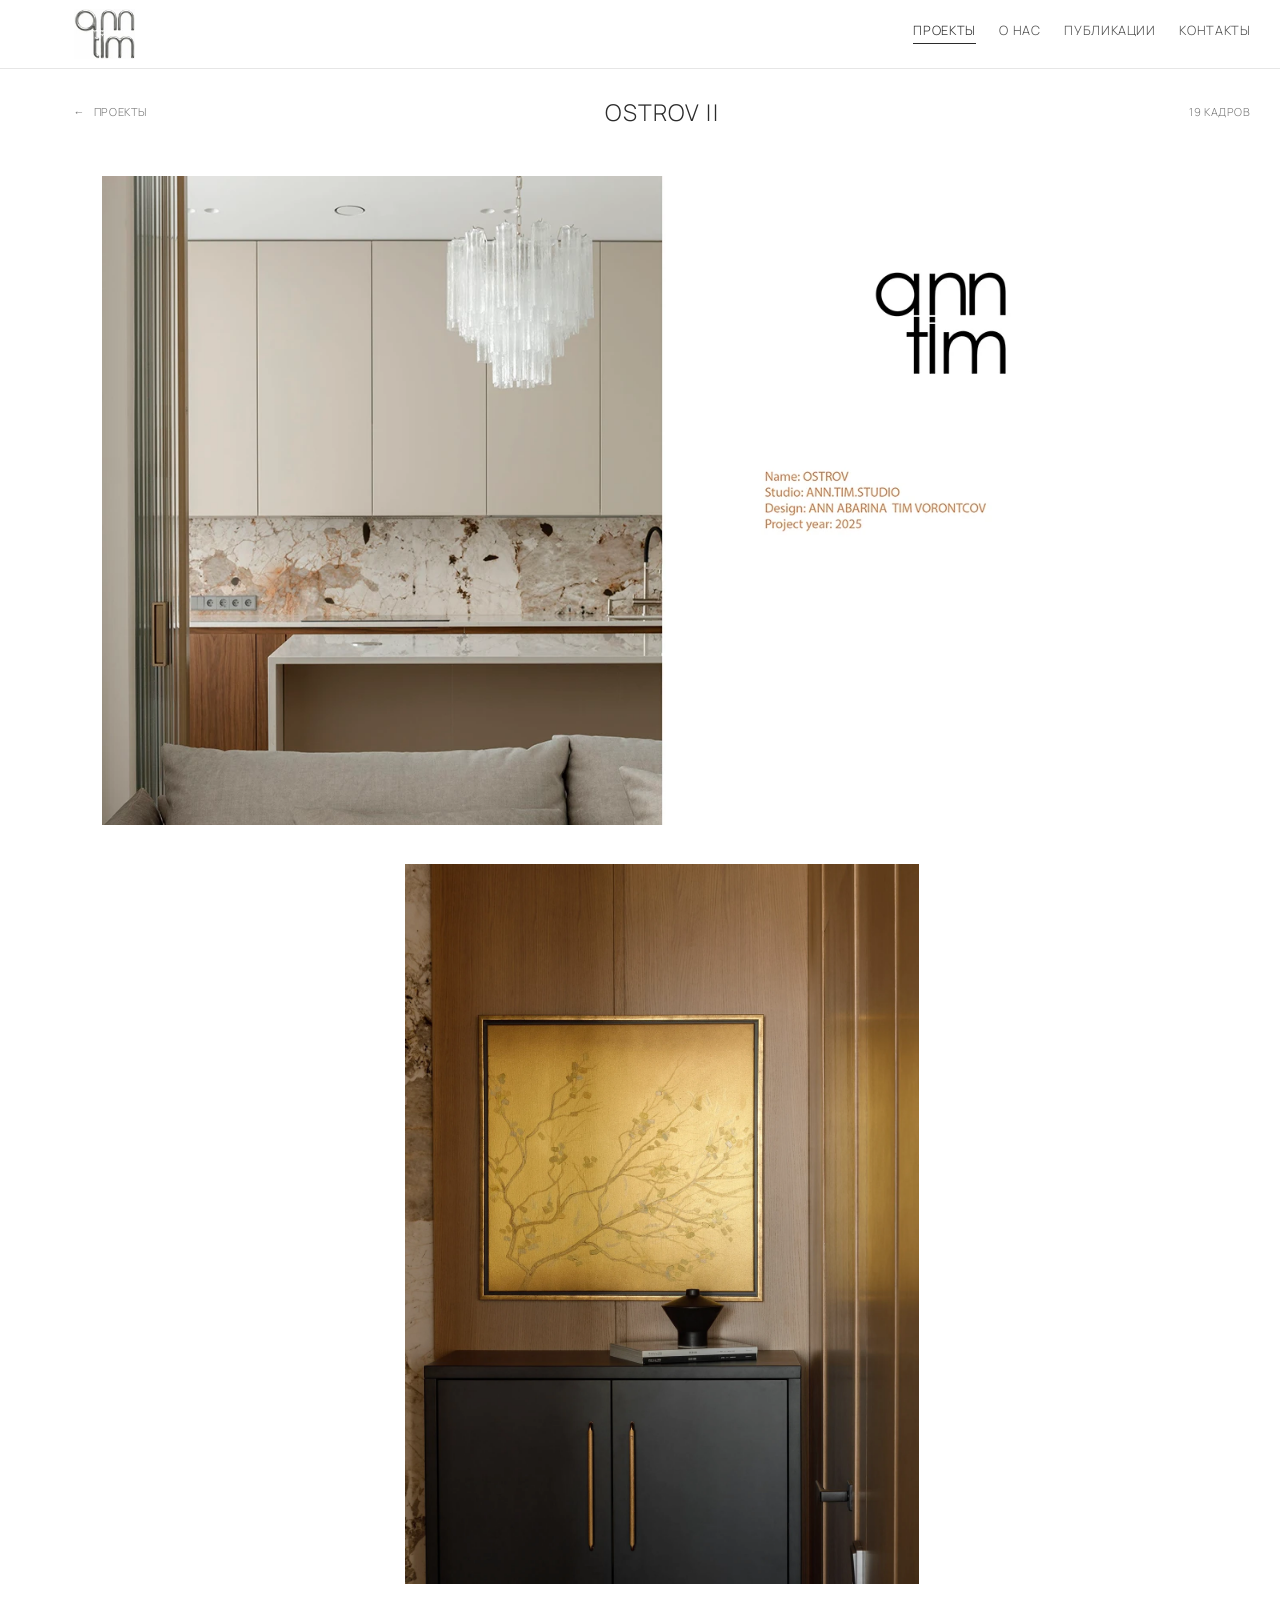
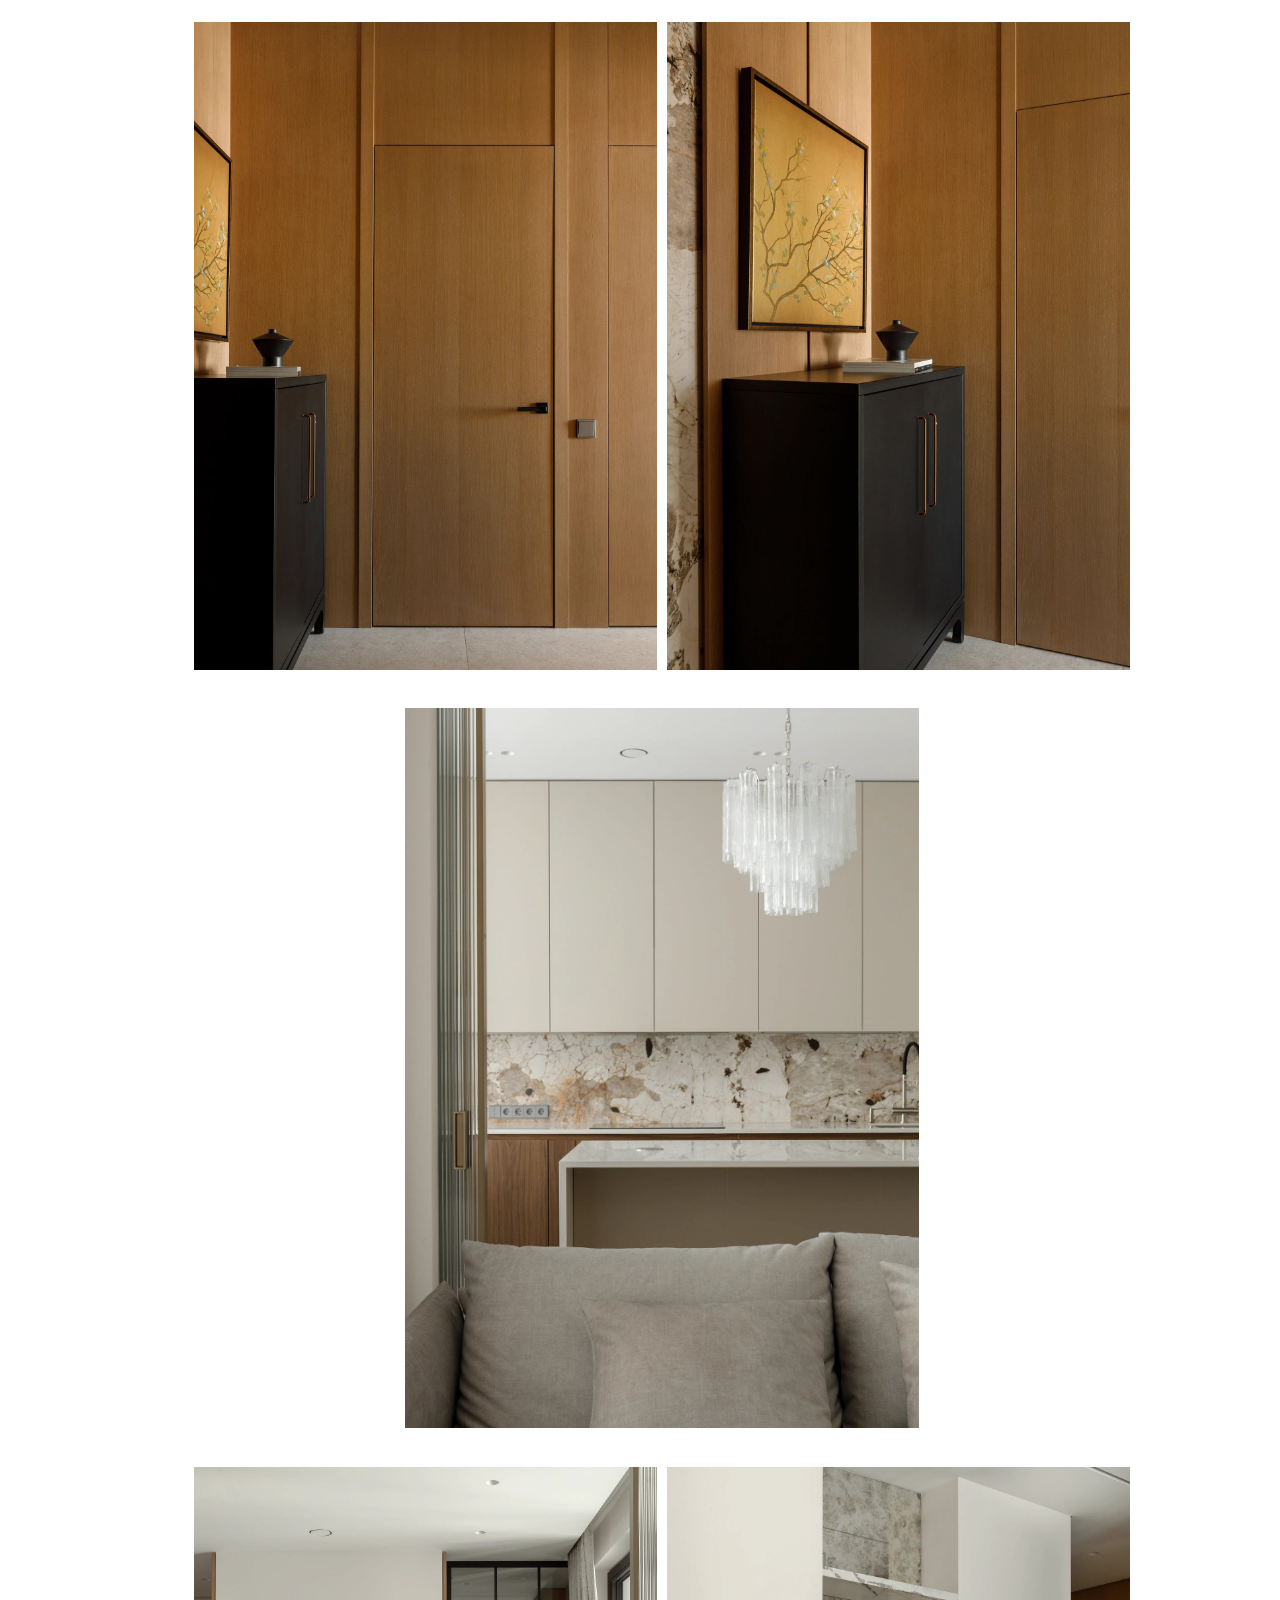
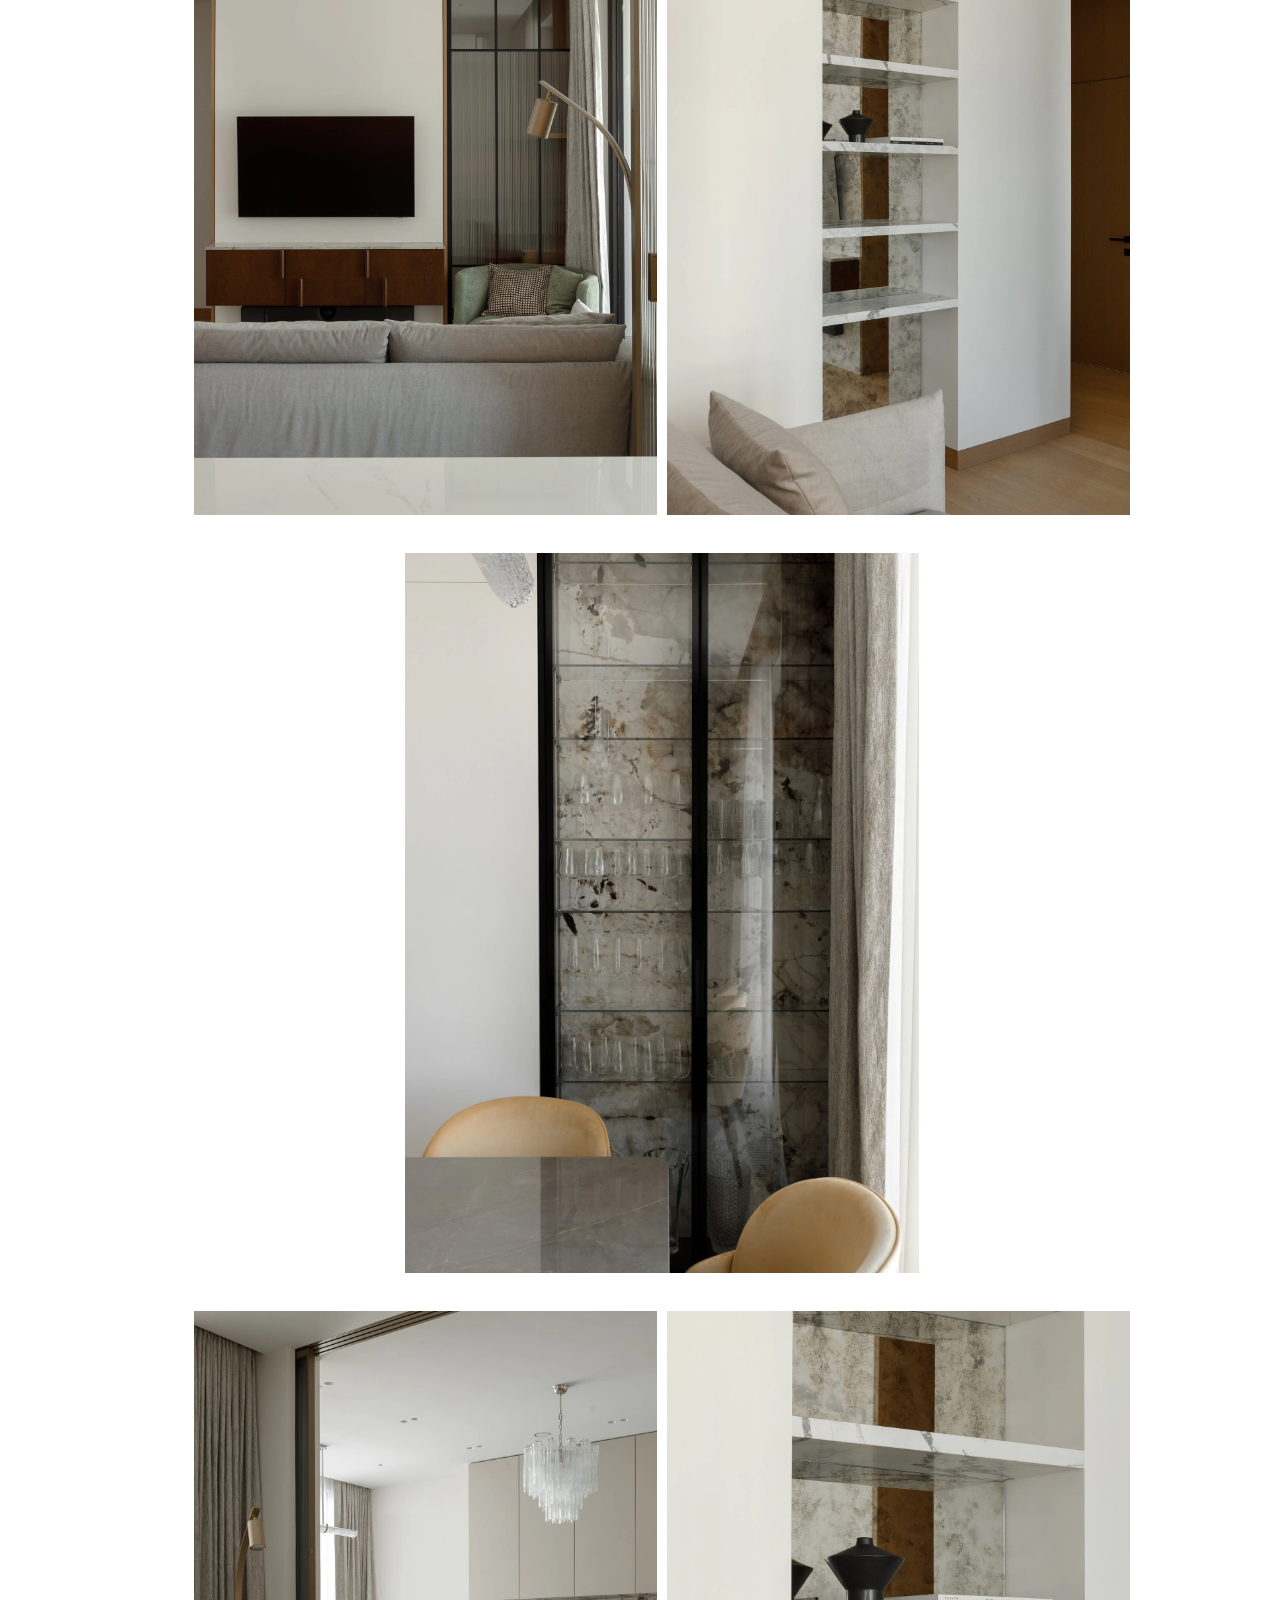
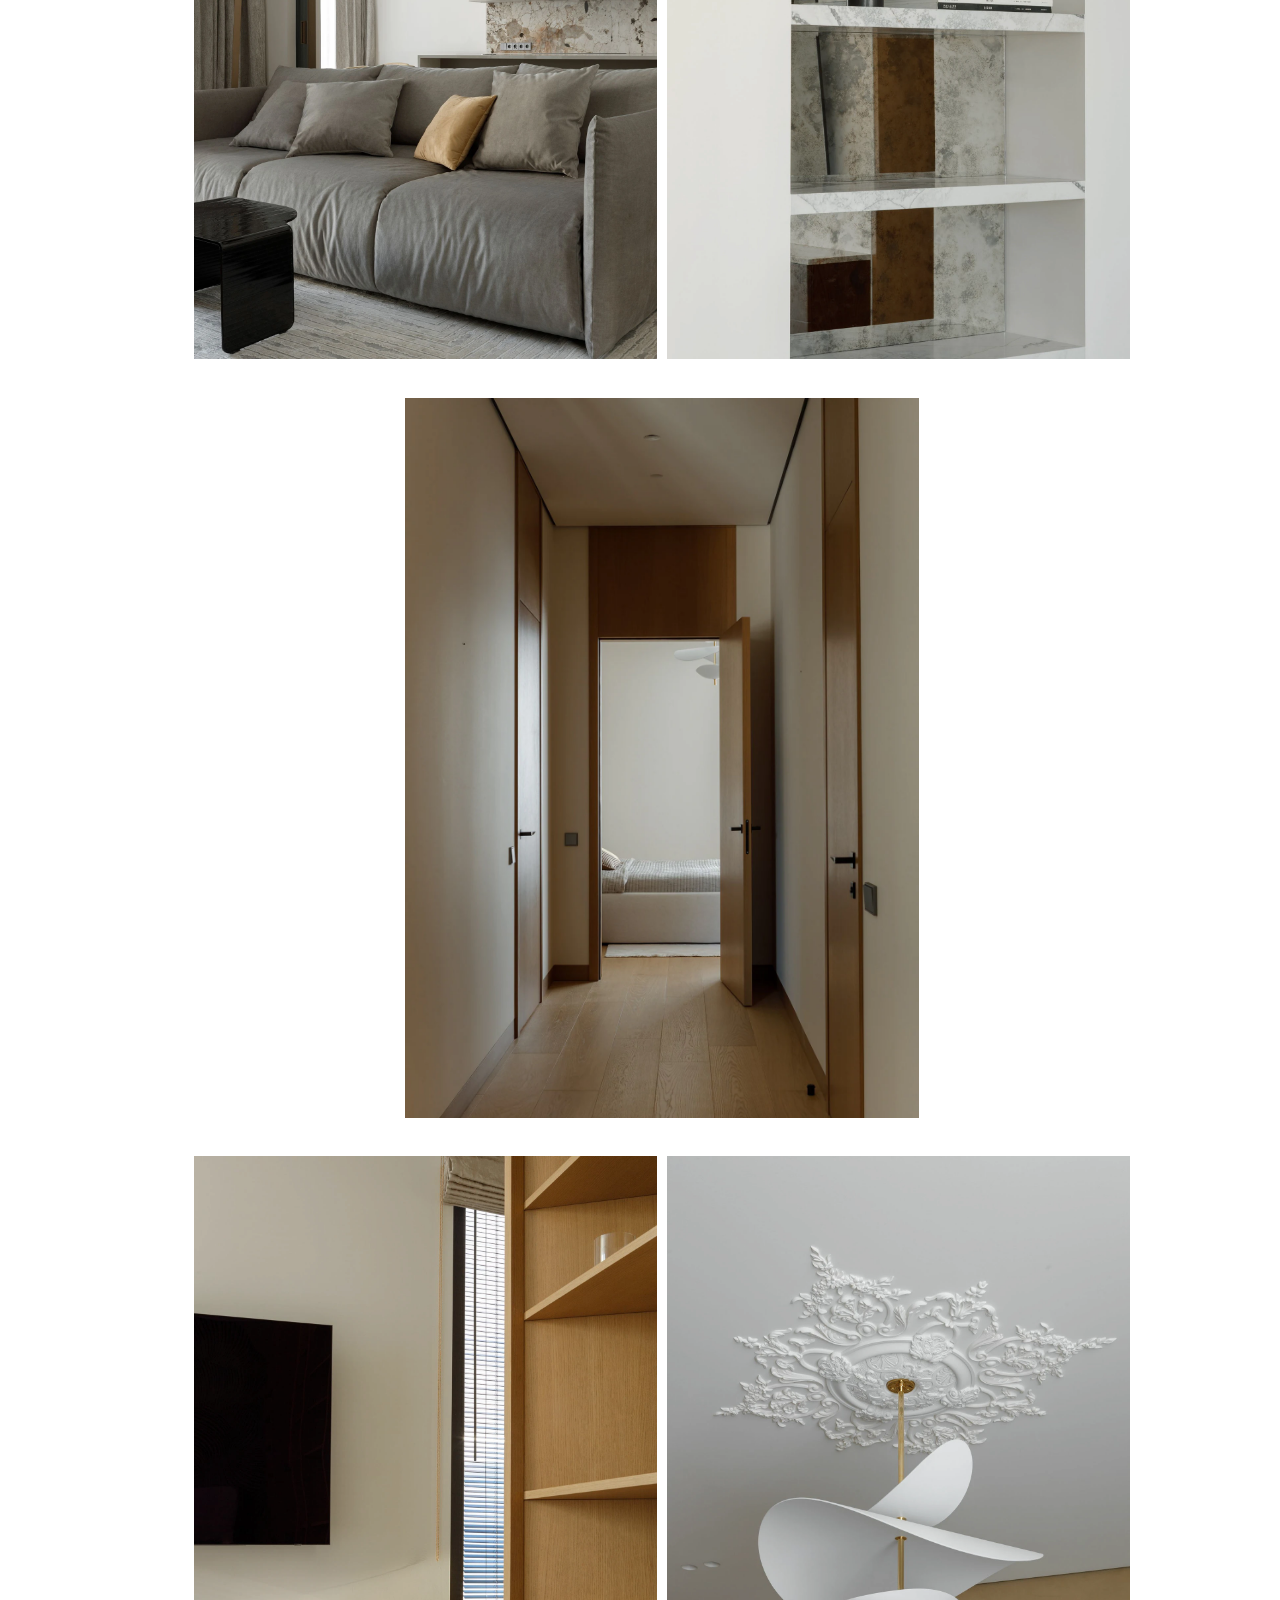
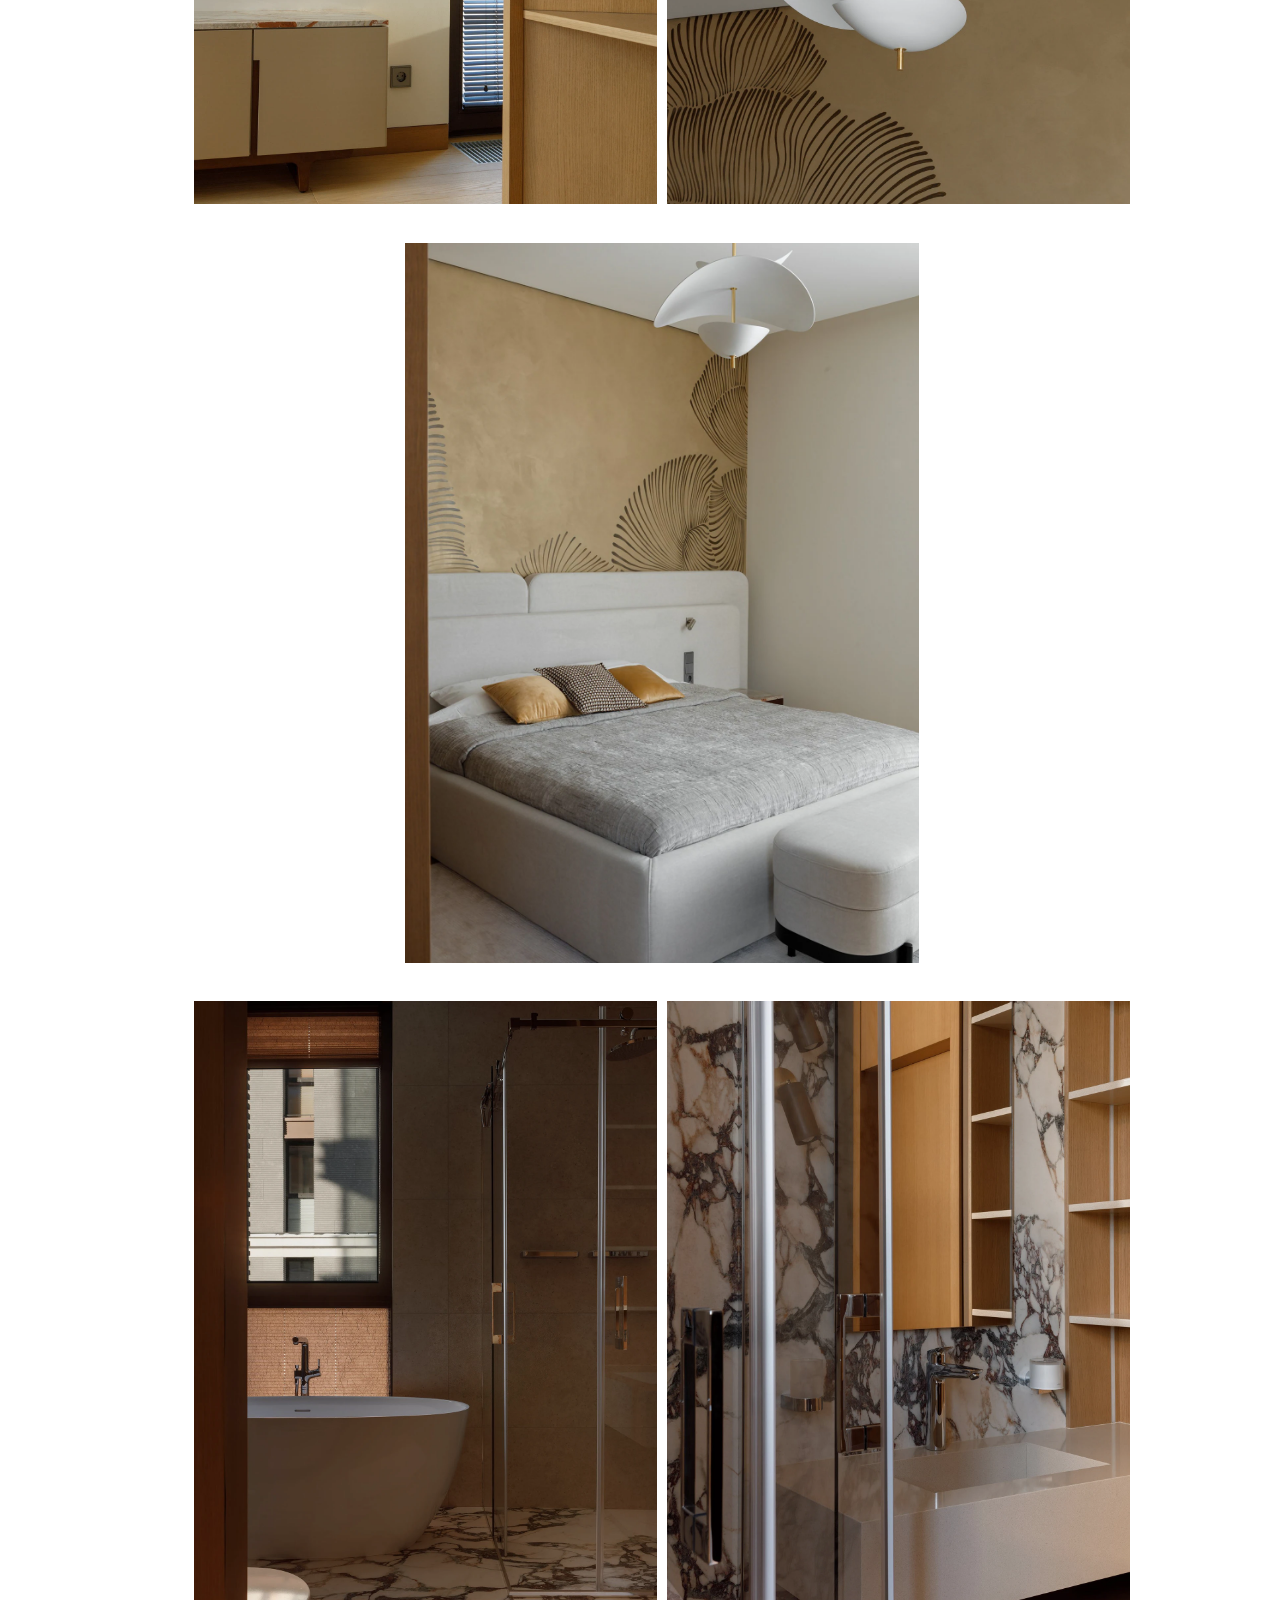
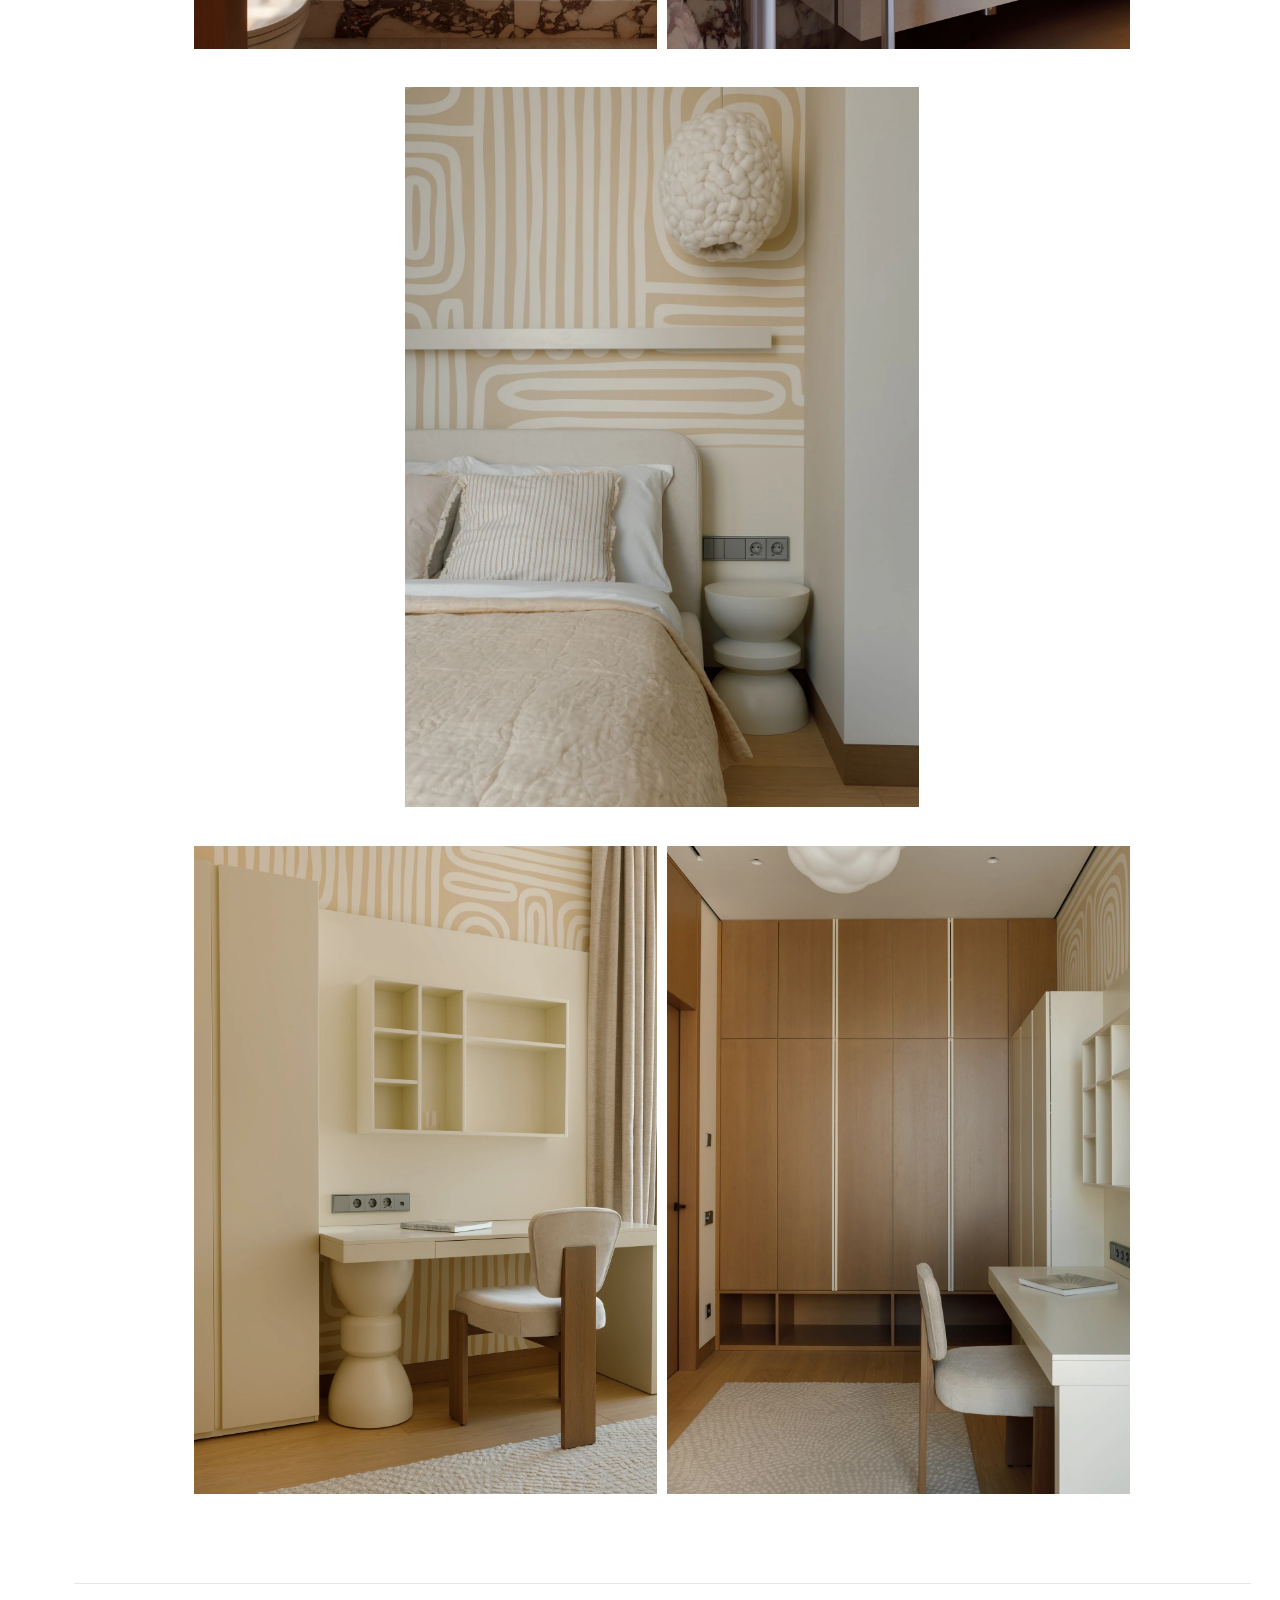
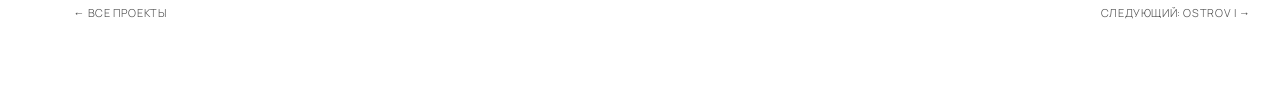
<file: projects/ostrov-ii/index.html>
<!DOCTYPE html>
<html lang="ru">
<head>
<meta charset="utf-8">
<meta name="viewport" content="width=device-width, initial-scale=1">
<title>OSTROV II — проекты ann tim</title>
<meta name="description" content="Фотографии интерьерного проекта OSTROV II студии ann tim.">
<meta property="og:title" content="OSTROV II — ann tim">
<meta property="og:description" content="Фотографии интерьерного проекта OSTROV II студии ann tim.">
<meta property="og:type" content="website">
<meta property="og:site_name" content="ann tim">
<meta property="og:url" content="https://popov-mikhail.github.io/ann-tim-site/projects/ostrov-ii/">
<meta property="og:image" content="https://popov-mikhail.github.io/ann-tim-site/assets/img/project-details/ostrov-ii/01.webp">
<meta property="og:image:width" content="1400">
<meta property="og:image:height" content="811">
<meta property="og:image:alt" content="Проект OSTROV II студии ann tim">
<meta name="twitter:card" content="summary_large_image">
<link rel="canonical" href="https://popov-mikhail.github.io/ann-tim-site/projects/ostrov-ii/">
<link rel="icon" href="../../assets/img/favicon.png" type="image/png">
<link rel="stylesheet" href="../../assets/css/styles.css?v=23">
</head>
<body class="project-detail-page">
<a class="skip-link" href="#main">К основному содержанию</a>
<header class="site-header">
  <a class="logo" href="../../" aria-label="ann tim — на главную">
    <picture>
      <source type="image/webp"
              srcset="../../assets/img/logo-100.webp 100w, ../../assets/img/logo-200.webp 200w"
              sizes="(max-width: 860px) 50px, min(4.8vw, 92px)">
      <img src="../../assets/img/logo.png" alt="ann tim" width="238" height="194" decoding="async">
    </picture>
  </a>

  <button class="nav-toggle" type="button" data-nav-toggle
          aria-expanded="false" aria-controls="nav" aria-label="Открыть меню"><span></span></button>

  <nav class="nav" id="nav" data-nav aria-label="Основное меню">
    <ul>
      <li><a href="../" aria-current="page">ПРОЕКТЫ</a></li>
      <li><a href="../../about/">О НАС</a></li>
      <li><a href="../../publications/">ПУБЛИКАЦИИ</a></li>
      <li><a href="../../contacts/">КОНТАКТЫ</a></li>
    </ul>
  </nav>
</header>

<main class="project-detail" id="main" data-project-detail>
  <header class="project-detail__intro">
    <a class="project-detail__back" href="../"><span aria-hidden="true">←</span> Проекты</a>
    <h1 class="project-detail__title">OSTROV II</h1>
    <p class="project-detail__count">19 кадров</p>
  </header>

  <div class="project-detail__stream">
    <section class="project-detail__module project-detail__module--single"
             aria-label="Фотографии 1–1">
      <figure class="project-detail__figure">
        <button class="project-detail__open" type="button" data-detail-image
                aria-label="Открыть фотографию 1 из 19 на весь экран">
          <img class="project-detail__image"
             src="../../assets/img/project-details/ostrov-ii/01.webp"
             alt="Проект OSTROV II, фотография 1 из 19"
             width="1400" height="811"
             loading="eager"
             fetchpriority="high" decoding="async">
        </button>
      </figure>
    </section>
    <section class="project-detail__module project-detail__module--single"
             aria-label="Фотографии 2–2">
      <figure class="project-detail__figure">
        <button class="project-detail__open" type="button" data-detail-image
                aria-label="Открыть фотографию 2 из 19 на весь экран">
          <img class="project-detail__image"
             src="../../assets/img/project-details/ostrov-ii/02.webp"
             alt="Проект OSTROV II, фотография 2 из 19"
             width="1200" height="1680"
             loading="lazy"
             decoding="async">
        </button>
      </figure>
    </section>
    <section class="project-detail__module project-detail__module--pair"
             aria-label="Фотографии 3–4">
      <figure class="project-detail__figure">
        <button class="project-detail__open" type="button" data-detail-image
                aria-label="Открыть фотографию 3 из 19 на весь экран">
          <img class="project-detail__image"
             src="../../assets/img/project-details/ostrov-ii/03.webp"
             alt="Проект OSTROV II, фотография 3 из 19"
             width="1400" height="1960"
             loading="lazy"
             decoding="async">
        </button>
      </figure>
      <figure class="project-detail__figure">
        <button class="project-detail__open" type="button" data-detail-image
                aria-label="Открыть фотографию 4 из 19 на весь экран">
          <img class="project-detail__image"
             src="../../assets/img/project-details/ostrov-ii/04.webp"
             alt="Проект OSTROV II, фотография 4 из 19"
             width="1400" height="1960"
             loading="lazy"
             decoding="async">
        </button>
      </figure>
    </section>
    <section class="project-detail__module project-detail__module--single"
             aria-label="Фотографии 5–5">
      <figure class="project-detail__figure">
        <button class="project-detail__open" type="button" data-detail-image
                aria-label="Открыть фотографию 5 из 19 на весь экран">
          <img class="project-detail__image"
             src="../../assets/img/project-details/ostrov-ii/05.webp"
             alt="Проект OSTROV II, фотография 5 из 19"
             width="1200" height="1680"
             loading="lazy"
             decoding="async">
        </button>
      </figure>
    </section>
    <section class="project-detail__module project-detail__module--pair"
             aria-label="Фотографии 6–7">
      <figure class="project-detail__figure">
        <button class="project-detail__open" type="button" data-detail-image
                aria-label="Открыть фотографию 6 из 19 на весь экран">
          <img class="project-detail__image"
             src="../../assets/img/project-details/ostrov-ii/06.webp"
             alt="Проект OSTROV II, фотография 6 из 19"
             width="1400" height="1960"
             loading="lazy"
             decoding="async">
        </button>
      </figure>
      <figure class="project-detail__figure">
        <button class="project-detail__open" type="button" data-detail-image
                aria-label="Открыть фотографию 7 из 19 на весь экран">
          <img class="project-detail__image"
             src="../../assets/img/project-details/ostrov-ii/07.webp"
             alt="Проект OSTROV II, фотография 7 из 19"
             width="1400" height="1960"
             loading="lazy"
             decoding="async">
        </button>
      </figure>
    </section>
    <section class="project-detail__module project-detail__module--single"
             aria-label="Фотографии 8–8">
      <figure class="project-detail__figure">
        <button class="project-detail__open" type="button" data-detail-image
                aria-label="Открыть фотографию 8 из 19 на весь экран">
          <img class="project-detail__image"
             src="../../assets/img/project-details/ostrov-ii/08.webp"
             alt="Проект OSTROV II, фотография 8 из 19"
             width="1200" height="1680"
             loading="lazy"
             decoding="async">
        </button>
      </figure>
    </section>
    <section class="project-detail__module project-detail__module--pair"
             aria-label="Фотографии 9–10">
      <figure class="project-detail__figure">
        <button class="project-detail__open" type="button" data-detail-image
                aria-label="Открыть фотографию 9 из 19 на весь экран">
          <img class="project-detail__image"
             src="../../assets/img/project-details/ostrov-ii/09.webp"
             alt="Проект OSTROV II, фотография 9 из 19"
             width="1400" height="1960"
             loading="lazy"
             decoding="async">
        </button>
      </figure>
      <figure class="project-detail__figure">
        <button class="project-detail__open" type="button" data-detail-image
                aria-label="Открыть фотографию 10 из 19 на весь экран">
          <img class="project-detail__image"
             src="../../assets/img/project-details/ostrov-ii/10.webp"
             alt="Проект OSTROV II, фотография 10 из 19"
             width="1400" height="1960"
             loading="lazy"
             decoding="async">
        </button>
      </figure>
    </section>
    <section class="project-detail__module project-detail__module--single"
             aria-label="Фотографии 11–11">
      <figure class="project-detail__figure">
        <button class="project-detail__open" type="button" data-detail-image
                aria-label="Открыть фотографию 11 из 19 на весь экран">
          <img class="project-detail__image"
             src="../../assets/img/project-details/ostrov-ii/11.webp"
             alt="Проект OSTROV II, фотография 11 из 19"
             width="1200" height="1680"
             loading="lazy"
             decoding="async">
        </button>
      </figure>
    </section>
    <section class="project-detail__module project-detail__module--pair"
             aria-label="Фотографии 12–13">
      <figure class="project-detail__figure">
        <button class="project-detail__open" type="button" data-detail-image
                aria-label="Открыть фотографию 12 из 19 на весь экран">
          <img class="project-detail__image"
             src="../../assets/img/project-details/ostrov-ii/12.webp"
             alt="Проект OSTROV II, фотография 12 из 19"
             width="1400" height="1960"
             loading="lazy"
             decoding="async">
        </button>
      </figure>
      <figure class="project-detail__figure">
        <button class="project-detail__open" type="button" data-detail-image
                aria-label="Открыть фотографию 13 из 19 на весь экран">
          <img class="project-detail__image"
             src="../../assets/img/project-details/ostrov-ii/13.webp"
             alt="Проект OSTROV II, фотография 13 из 19"
             width="1400" height="1960"
             loading="lazy"
             decoding="async">
        </button>
      </figure>
    </section>
    <section class="project-detail__module project-detail__module--single"
             aria-label="Фотографии 14–14">
      <figure class="project-detail__figure">
        <button class="project-detail__open" type="button" data-detail-image
                aria-label="Открыть фотографию 14 из 19 на весь экран">
          <img class="project-detail__image"
             src="../../assets/img/project-details/ostrov-ii/14.webp"
             alt="Проект OSTROV II, фотография 14 из 19"
             width="1200" height="1680"
             loading="lazy"
             decoding="async">
        </button>
      </figure>
    </section>
    <section class="project-detail__module project-detail__module--pair"
             aria-label="Фотографии 15–16">
      <figure class="project-detail__figure">
        <button class="project-detail__open" type="button" data-detail-image
                aria-label="Открыть фотографию 15 из 19 на весь экран">
          <img class="project-detail__image"
             src="../../assets/img/project-details/ostrov-ii/15.webp"
             alt="Проект OSTROV II, фотография 15 из 19"
             width="1400" height="1960"
             loading="lazy"
             decoding="async">
        </button>
      </figure>
      <figure class="project-detail__figure">
        <button class="project-detail__open" type="button" data-detail-image
                aria-label="Открыть фотографию 16 из 19 на весь экран">
          <img class="project-detail__image"
             src="../../assets/img/project-details/ostrov-ii/16.webp"
             alt="Проект OSTROV II, фотография 16 из 19"
             width="1400" height="1960"
             loading="lazy"
             decoding="async">
        </button>
      </figure>
    </section>
    <section class="project-detail__module project-detail__module--single"
             aria-label="Фотографии 17–17">
      <figure class="project-detail__figure">
        <button class="project-detail__open" type="button" data-detail-image
                aria-label="Открыть фотографию 17 из 19 на весь экран">
          <img class="project-detail__image"
             src="../../assets/img/project-details/ostrov-ii/17.webp"
             alt="Проект OSTROV II, фотография 17 из 19"
             width="1200" height="1680"
             loading="lazy"
             decoding="async">
        </button>
      </figure>
    </section>
    <section class="project-detail__module project-detail__module--pair"
             aria-label="Фотографии 18–19">
      <figure class="project-detail__figure">
        <button class="project-detail__open" type="button" data-detail-image
                aria-label="Открыть фотографию 18 из 19 на весь экран">
          <img class="project-detail__image"
             src="../../assets/img/project-details/ostrov-ii/18.webp"
             alt="Проект OSTROV II, фотография 18 из 19"
             width="1400" height="1960"
             loading="lazy"
             decoding="async">
        </button>
      </figure>
      <figure class="project-detail__figure">
        <button class="project-detail__open" type="button" data-detail-image
                aria-label="Открыть фотографию 19 из 19 на весь экран">
          <img class="project-detail__image"
             src="../../assets/img/project-details/ostrov-ii/19.webp"
             alt="Проект OSTROV II, фотография 19 из 19"
             width="1400" height="1960"
             loading="lazy"
             decoding="async">
        </button>
      </figure>
    </section>
  </div>

  <nav class="project-detail__navigation" aria-label="Навигация между проектами">
    <a href="../"><span aria-hidden="true">←</span> Все проекты</a>
    <a href="../ostrov-i/">Следующий: OSTROV I <span aria-hidden="true">→</span></a>
  </nav>
</main>

<div class="project-lightbox" data-detail-lightbox role="dialog" aria-modal="true"
     aria-labelledby="project-detail-lightbox-title" hidden>
  <header class="project-lightbox__header">
    <p class="project-lightbox__title" id="project-detail-lightbox-title">OSTROV II</p>
    <button class="project-lightbox__close" type="button" data-close-detail-lightbox
            aria-label="Закрыть полноэкранный просмотр"><span aria-hidden="true"></span></button>
  </header>
  <div class="project-lightbox__stage" data-detail-lightbox-stage>
    <button class="project-lightbox__arrow project-lightbox__arrow--prev" type="button"
            data-detail-lightbox-prev aria-label="Предыдущая фотография"><span aria-hidden="true">←</span></button>
    <div class="project-lightbox__media">
      <img class="project-lightbox__image" data-detail-lightbox-image alt="" decoding="async">
    </div>
    <button class="project-lightbox__arrow project-lightbox__arrow--next" type="button"
            data-detail-lightbox-next aria-label="Следующая фотография"><span aria-hidden="true">→</span></button>
  </div>
  <p class="project-lightbox__counter" aria-live="polite">
    <span data-detail-lightbox-current>01</span><span aria-hidden="true"> / </span><span>19</span>
  </p>
</div>

<script src="../../assets/js/main.js?v=6" defer></script>
<script src="../../assets/js/project-detail.js?v=1" defer></script>
</body>
</html>
</file>
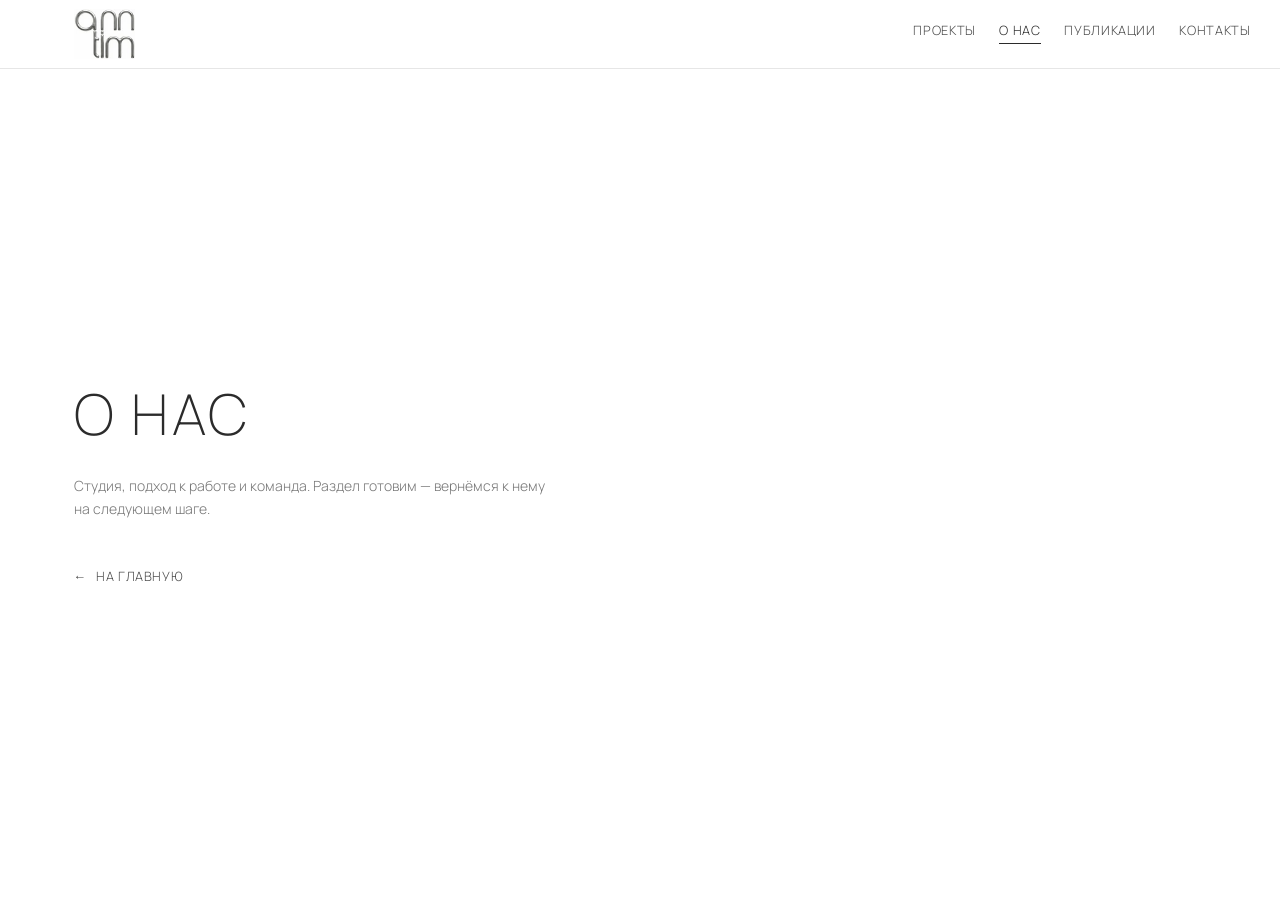
<file: about.html>
<!DOCTYPE html>
<html lang="ru">
<head>
<meta charset="utf-8">
<meta name="viewport" content="width=device-width, initial-scale=1">
<title>Переход на страницу «О нас» — ann tim</title>
<meta name="robots" content="noindex">
<meta http-equiv="refresh" content="0; url=about/">
<link rel="canonical" href="https://popov-mikhail.github.io/ann-tim-site/about/">
<script>window.location.replace("about/" + window.location.search + window.location.hash);</script>
</head>
<body><p><a href="about/">Перейти на страницу «О нас»</a></p></body>
</html>
</file>
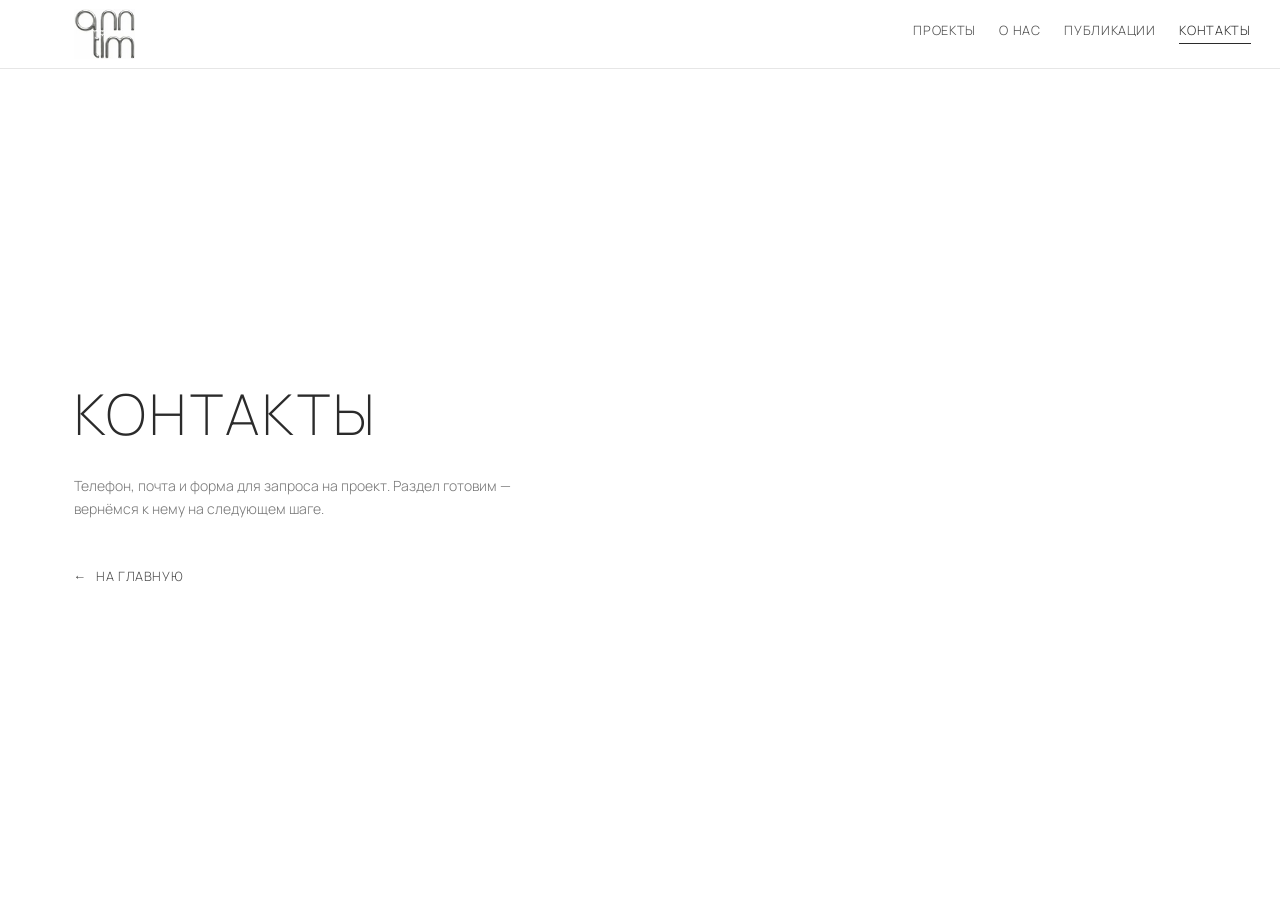
<file: contacts.html>
<!DOCTYPE html>
<html lang="ru">
<head>
<meta charset="utf-8">
<meta name="viewport" content="width=device-width, initial-scale=1">
<title>Переход на страницу «Контакты» — ann tim</title>
<meta name="robots" content="noindex">
<meta http-equiv="refresh" content="0; url=contacts/">
<link rel="canonical" href="https://popov-mikhail.github.io/ann-tim-site/contacts/">
<script>window.location.replace("contacts/" + window.location.search + window.location.hash);</script>
</head>
<body><p><a href="contacts/">Перейти на страницу «Контакты»</a></p></body>
</html>
</file>
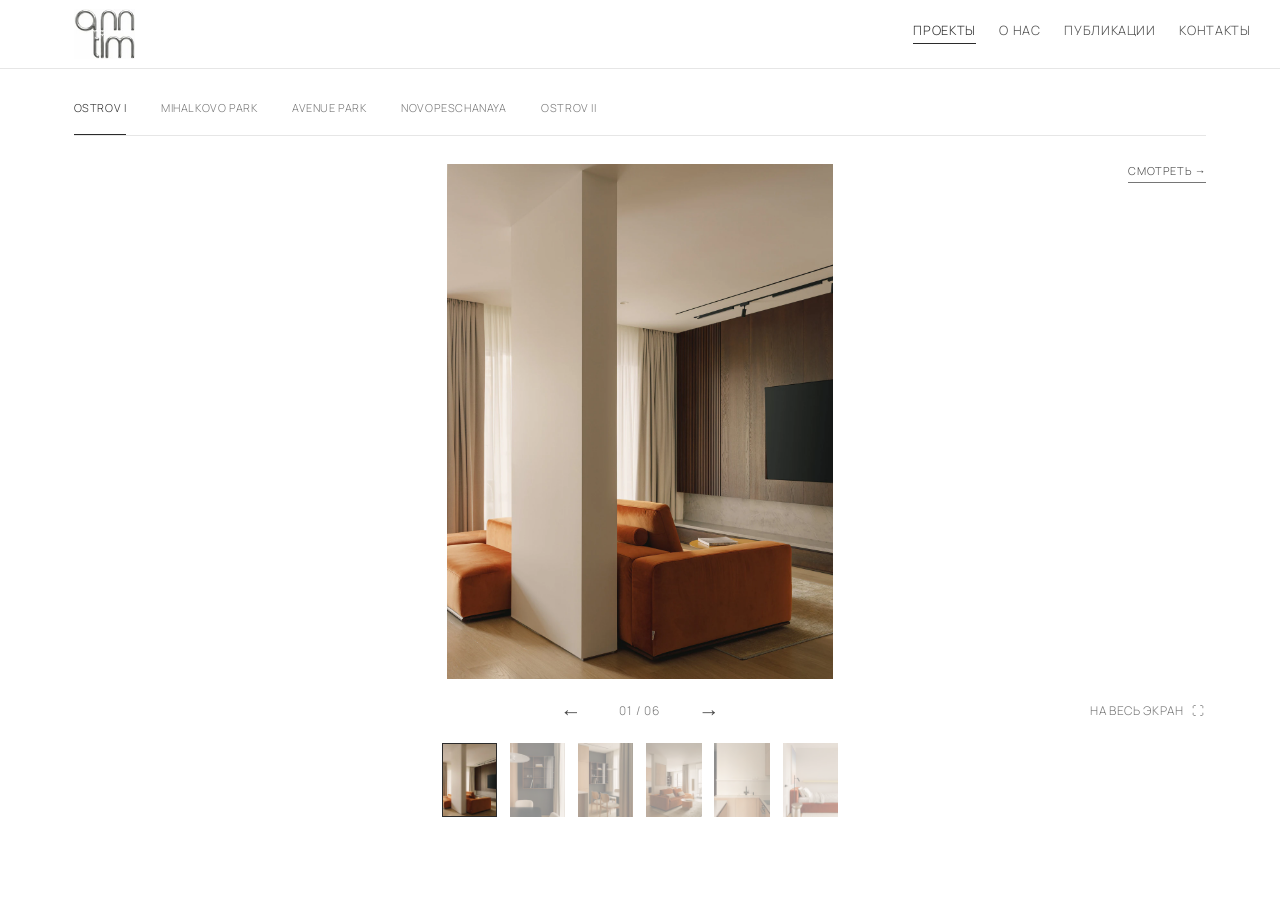
<file: projects.html>
<!DOCTYPE html>
<html lang="ru">
<head>
<meta charset="utf-8">
<meta name="viewport" content="width=device-width, initial-scale=1">
<title>Переход на страницу «Проекты» — ann tim</title>
<meta name="robots" content="noindex">
<meta http-equiv="refresh" content="0; url=projects/">
<link rel="canonical" href="https://popov-mikhail.github.io/ann-tim-site/projects/">
<script>window.location.replace("projects/" + window.location.search + window.location.hash);</script>
</head>
<body><p><a href="projects/">Перейти на страницу «Проекты»</a></p></body>
</html>
</file>
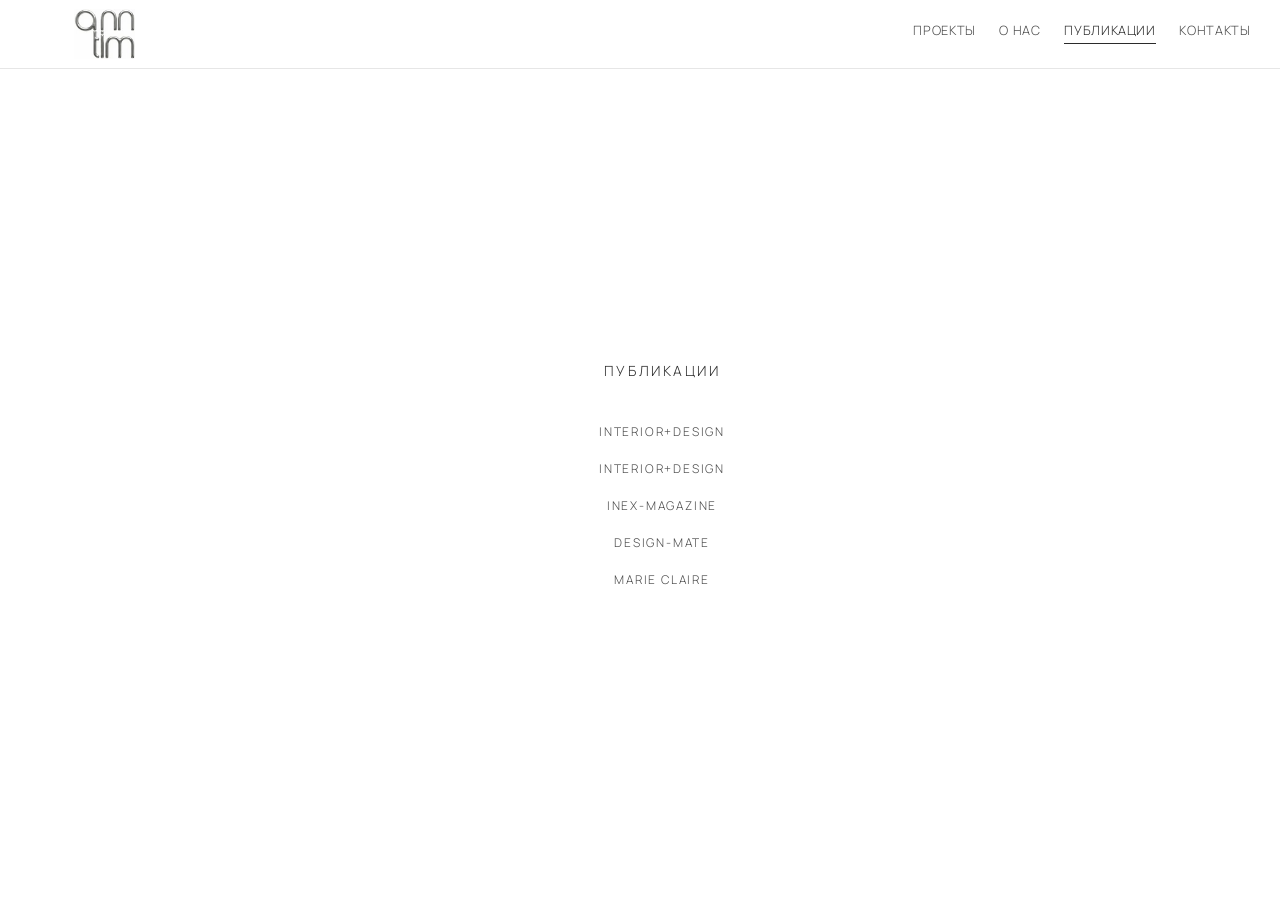
<file: publications.html>
<!DOCTYPE html>
<html lang="ru">
<head>
<meta charset="utf-8">
<meta name="viewport" content="width=device-width, initial-scale=1">
<title>Переход на страницу «Публикации» — ann tim</title>
<meta name="robots" content="noindex">
<meta http-equiv="refresh" content="0; url=publications/">
<link rel="canonical" href="https://popov-mikhail.github.io/ann-tim-site/publications/">
<script>window.location.replace("publications/" + window.location.search + window.location.hash);</script>
</head>
<body><p><a href="publications/">Перейти на страницу «Публикации»</a></p></body>
</html>
</file>
<file: assets/css/styles.css>
/* ==========================================================================
   ann tim — стили
   Размеры сняты с макета (4961 px ширины) и переведены во vw,
   поэтому пропорции шапки и точек сохраняются на любом экране.
   ========================================================================== */

:root {
  /* Цвет */
  --paper:      #ffffff;
  --ink:        #4a4a4a;  /* цвет меню, снят с макета */
  --ink-strong: #2b2b2b;
  --ink-mute:   #767676;
  --line:       #e6e6e6;

  /* Шапка */
  --header-h:    clamp(58px, 5.32vw, 102px);
  --pad-left:    clamp(20px, 5.75vw, 110px);
  --pad-right:   clamp(20px, 2.30vw,  44px);
  --logo-w:      clamp(52px, 4.80vw,  92px);

  /* Меню */
  --nav-size:    clamp(12px, 1.00vw, 19px);
  --nav-gap:     clamp(18px, 1.85vw, 36px);
  --nav-track:   0.05em;

  /* Точки карусели */
  --dot-size:    clamp(6px, 0.48vw,  9px);
  --dot-gap:     clamp(10px, 0.92vw, 18px);
  --dot-bottom:  clamp(18px, 1.58vw, 30px);

  --ease: cubic-bezier(0.4, 0, 0.2, 1);
}

/* ------------------------------------------------------------- шрифт --
   Manrope хранится локально в WOFF2, поэтому сайт не зависит от внешних
   сервисов и повторно использует закэшированные файлы между страницами. */

@font-face {
  font-family: "Manrope";
  font-style: normal;
  font-weight: 200;
  font-display: swap;
  src: url("../fonts/manrope-200-cyrillic.woff2") format("woff2");
  unicode-range: U+0301, U+0400-045F, U+0490-0491, U+04B0-04B1, U+2116;
}

@font-face {
  font-family: "Manrope";
  font-style: normal;
  font-weight: 200;
  font-display: swap;
  src: url("../fonts/manrope-200-latin.woff2") format("woff2");
  unicode-range: U+0000-00FF, U+0131, U+0152-0153, U+02BB-02BC, U+02C6, U+02DA, U+02DC, U+0304, U+0308, U+0329, U+2000-206F, U+2074, U+20AC, U+2122, U+2191, U+2193, U+2212, U+2215, U+FEFF, U+FFFD;
}

@font-face {
  font-family: "Manrope";
  font-style: normal;
  font-weight: 300;
  font-display: swap;
  src: url("../fonts/manrope-300-cyrillic.woff2") format("woff2");
  unicode-range: U+0301, U+0400-045F, U+0490-0491, U+04B0-04B1, U+2116;
}

@font-face {
  font-family: "Manrope";
  font-style: normal;
  font-weight: 300;
  font-display: swap;
  src: url("../fonts/manrope-300-latin.woff2") format("woff2");
  unicode-range: U+0000-00FF, U+0131, U+0152-0153, U+02BB-02BC, U+02C6, U+02DA, U+02DC, U+0304, U+0308, U+0329, U+2000-206F, U+2074, U+20AC, U+2122, U+2191, U+2193, U+2212, U+2215, U+FEFF, U+FFFD;
}

/* --------------------------------------------------------------- сброс -- */

*,
*::before,
*::after { box-sizing: border-box; }

html { -webkit-text-size-adjust: 100%; }

body {
  margin: 0;
  font-family: "Manrope", -apple-system, BlinkMacSystemFont, "Segoe UI",
               "Helvetica Neue", Arial, sans-serif;
  font-weight: 300;
  color: var(--ink-strong);
  background: var(--paper);
  -webkit-font-smoothing: antialiased;
  -moz-osx-font-smoothing: grayscale;
}

img { display: block; max-width: 100%; }

a { color: inherit; text-decoration: none; }

button {
  font: inherit;
  color: inherit;
  background: none;
  border: 0;
  padding: 0;
  cursor: pointer;
}

:focus-visible {
  outline: 1px solid var(--ink-strong);
  outline-offset: 4px;
}

/* Ссылка для клавиатуры и скринридеров */
.skip-link {
  position: absolute;
  top: 8px;
  left: 8px;
  z-index: 100;
  padding: 10px 16px;
  background: var(--paper);
  font-size: 13px;
  transform: translateY(-200%);
  transition: transform 0.2s var(--ease);
}
.skip-link:focus { transform: translateY(0); }

.visually-hidden {
  position: absolute;
  width: 1px;
  height: 1px;
  margin: -1px;
  padding: 0;
  overflow: hidden;
  clip: rect(0 0 0 0);
  clip-path: inset(50%);
  white-space: nowrap;
}

/* --------------------------------------------------------------- шапка -- */

.site-header {
  position: relative;
  z-index: 20;
  display: flex;
  align-items: center;
  justify-content: space-between;
  height: var(--header-h);
  padding-left: var(--pad-left);
  padding-right: var(--pad-right);
  background: var(--paper);
}

.logo {
  display: block;
  flex: none;
  width: var(--logo-w);
}
.logo picture { display: block; }
.logo img {
  width: 100%;
  height: auto;
}

.nav ul {
  display: flex;
  align-items: center;
  gap: var(--nav-gap);
  margin: 0;
  padding: 0;
  list-style: none;
}

.nav a {
  position: relative;
  display: block;
  padding-bottom: 7px;
  font-size: var(--nav-size);
  font-weight: 300;
  line-height: 1;
  letter-spacing: var(--nav-track);
  text-transform: uppercase;
  white-space: nowrap;
  color: var(--ink);
  transition: color 0.25s var(--ease), font-weight 0.25s var(--ease);
}
.nav a:hover { color: var(--ink-strong); }

.nav a::after {
  position: absolute;
  right: 0;
  bottom: 0;
  left: 0;
  height: 1px;
  background: var(--ink-strong);
  content: "";
  opacity: 0;
  transform: scaleX(0.45);
  transition: opacity 0.25s var(--ease), transform 0.25s var(--ease);
}

/* Текущий раздел */
.nav a[aria-current="page"] {
  color: var(--ink-strong);
  font-weight: 400;
}

.nav a[aria-current="page"]::after {
  opacity: 1;
  transform: scaleX(1);
}

/* Кнопка меню — только на мобильных */
.nav-toggle {
  display: none;
  width: 46px;
  height: 46px;
  position: relative;
  flex: none;
  touch-action: manipulation;
  -webkit-tap-highlight-color: transparent;
}
.nav-toggle span,
.nav-toggle span::before,
.nav-toggle span::after {
  position: absolute;
  left: 11px;
  width: 24px;
  height: 2px;
  border-radius: 2px;
  background: var(--ink-strong);
  content: "";
  transition: transform 0.3s var(--ease), opacity 0.2s var(--ease);
}
.nav-toggle span  { top: 22px; }
.nav-toggle span::before { left: 0; top: -7px; }
.nav-toggle span::after  { left: 0; top:  7px; }

.nav-toggle[aria-expanded="true"] span { background: transparent; }
.nav-toggle[aria-expanded="true"] span::before { transform: translateY(7px) rotate(45deg); }
.nav-toggle[aria-expanded="true"] span::after  { transform: translateY(-7px) rotate(-45deg); }

/* ------------------------------------------------------------ карусель -- */

.hero {
  position: relative;
  height: calc(100svh - var(--header-h));
  min-height: 320px;
  overflow: hidden;
  background: #d8d3cc;
  animation: none;
}

.hero__slides {
  position: absolute;
  inset: 0;
}

.slide {
  position: absolute;
  inset: 0;
  z-index: 0;
  margin: 0;
  opacity: 0;
  visibility: hidden;
  transition: opacity 1.1s var(--ease), visibility 0s linear 1.1s;
}
.slide[hidden],
.hero__dots button[hidden] {
  display: none;
}
.slide.is-active {
  z-index: 2;
  opacity: 1;
  visibility: visible;
  transition: opacity 1.1s var(--ease), visibility 0s;
}
.slide.is-leaving {
  z-index: 1;
  opacity: 1;
  visibility: visible;
  transition: none;
}

.slide picture,
.slide img {
  width: 100%;
  height: 100%;
}
.slide img {
  object-fit: cover;
  /* Точка кадрирования у каждого кадра своя — см. style="--pos:..." в разметке */
  object-position: 50% var(--pos, 62%);
}

/* Мягкая смена содержимого при переходе между страницами. */
@keyframes page-content-enter {
  from { opacity: 0; }
  to   { opacity: 1; }
}

main {
  animation: page-content-enter 0.32s var(--ease) both;
}

body.is-page-leaving {
  pointer-events: none;
}
body.is-page-leaving main {
  opacity: 0;
  animation: none;
  transition: opacity 0.24s var(--ease);
}

/* Точки */
.hero__dots {
  position: absolute;
  left: 50%;
  bottom: var(--dot-bottom);
  z-index: 5;
  display: flex;
  gap: var(--dot-gap);
  transform: translateX(-50%);
}

.hero__dots button {
  position: relative;
  width: var(--dot-size);
  height: var(--dot-size);
  border-radius: 50%;
  background: #fff;
  opacity: 0.45;
  transition: opacity 0.3s var(--ease);
}
/* Область нажатия крупнее самой точки */
.hero__dots button::after {
  position: absolute;
  inset: -11px;
  content: "";
}
.hero__dots button:hover { opacity: 0.75; }
.hero__dots button[aria-selected="true"] { opacity: 1; }

/* ------------------------------------------------- внутренние страницы -- */

.page {
  display: flex;
  flex-direction: column;
  justify-content: center;
  min-height: calc(100svh - var(--header-h));
  padding: 64px var(--pad-right) 64px var(--pad-left);
  border-top: 1px solid var(--line);
}

.page__title {
  margin: 0;
  font-size: clamp(28px, 4.4vw, 76px);
  font-weight: 200;
  line-height: 1.05;
  letter-spacing: 0.06em;
  text-transform: uppercase;
  color: var(--ink-strong);
}

.page__note {
  max-width: 34em;
  margin: clamp(20px, 2.4vw, 40px) 0 0;
  font-size: clamp(14px, 1.05vw, 19px);
  font-weight: 300;
  line-height: 1.7;
  color: var(--ink-mute);
}

.page__back {
  margin-top: clamp(32px, 3.6vw, 64px);
  font-size: var(--nav-size);
  letter-spacing: var(--nav-track);
  text-transform: uppercase;
  color: var(--ink);
  transition: color 0.25s var(--ease);
}
.page__back:hover { color: var(--ink-strong); }
.page__back::before {
  display: inline-block;
  margin-right: 0.7em;
  content: "\2190";
}

/* --------------------------------------------------------- публикации -- */

.press-page {
  display: grid;
  min-height: calc(100svh - var(--header-h));
  padding: clamp(56px, 7vw, 112px) var(--pad-right)
           clamp(72px, 8vw, 132px) var(--pad-left);
  border-top: 1px solid var(--line);
  place-items: center;
}

.press {
  width: min(100%, 520px);
  text-align: center;
}

.press__title {
  margin: 0 0 clamp(28px, 3vw, 48px);
  font-size: clamp(14px, 1.05vw, 20px);
  font-weight: 300;
  line-height: 1.2;
  letter-spacing: 0.18em;
  text-transform: uppercase;
  color: var(--ink-strong);
}

.press__list {
  display: grid;
  justify-items: center;
  gap: clamp(7px, 0.7vw, 13px);
  margin: 0;
  padding: 0;
  list-style: none;
}

.press__list a {
  position: relative;
  display: inline-flex;
  align-items: center;
  min-height: 28px;
  font-size: clamp(12px, 0.86vw, 16px);
  line-height: 1.3;
  letter-spacing: 0.15em;
  text-transform: uppercase;
  color: var(--ink);
  transition: color 0.25s var(--ease);
}

.press__list a::after {
  position: absolute;
  right: 0;
  bottom: 1px;
  left: 0;
  height: 1px;
  background: currentColor;
  content: "";
  opacity: 0;
  transform: scaleX(0.45);
  transition: opacity 0.25s var(--ease), transform 0.25s var(--ease);
}

.press__list a:hover,
.press__list a:focus-visible {
  color: var(--ink-strong);
}

.press__list a:hover::after,
.press__list a:focus-visible::after {
  opacity: 1;
  transform: scaleX(1);
}

/* --------------------------------------------------- галерея проектов -- */

.projects-gallery {
  min-height: calc(100svh - var(--header-h));
  padding: clamp(18px, 2vw, 34px) var(--pad-left)
           clamp(64px, 6vw, 112px) var(--pad-left);
  overflow: hidden;
  border-top: 1px solid var(--line);
}

.project-tabs-wrap,
.project-viewer {
  width: 100%;
  max-width: 1480px;
  margin-right: auto;
  margin-left: auto;
}

.project-tabs-wrap {
  position: relative;
  margin-top: 0;
}

.project-tabs {
  display: flex;
  justify-content: flex-start;
  gap: clamp(25px, 2.7vw, 50px);
  padding: 0 0 17px;
  overflow-x: auto;
  overflow-y: hidden;
  overscroll-behavior-x: contain;
  border-bottom: 1px solid var(--line);
  scrollbar-width: none;
  -webkit-overflow-scrolling: touch;
}

.project-tabs::-webkit-scrollbar { display: none; }

.project-tabs button {
  position: relative;
  display: block;
  flex: 0 0 auto;
  min-width: max-content;
  padding: 0 0 1px;
  color: var(--ink-mute);
  -webkit-tap-highlight-color: transparent;
  transition: color 0.3s var(--ease);
}

.project-tabs button::after {
  position: absolute;
  right: 0;
  bottom: -18px;
  left: 0;
  height: 2px;
  background: var(--ink-strong);
  content: "";
  opacity: 0;
  transform: scaleX(0.45);
  transition: opacity 0.3s var(--ease), transform 0.3s var(--ease);
}

.project-tabs button:hover,
.project-tabs button[aria-selected="true"] {
  color: var(--ink-strong);
}

.project-tabs button[aria-selected="true"]::after {
  opacity: 1;
  transform: scaleX(1);
}

.project-tabs button[aria-selected="true"] .project-tabs__title {
  font-weight: 400;
}

.project-tabs__title {
  font-size: clamp(11px, 0.78vw, 14px);
  line-height: 1.2;
  letter-spacing: 0.055em;
  text-transform: uppercase;
  white-space: nowrap;
}

.project-viewer {
  position: relative;
  margin-top: clamp(20px, 2.2vw, 36px);
}

.project-viewer__header {
  position: absolute;
  top: 0;
  right: 0;
  z-index: 4;
  display: flex;
  align-items: center;
  justify-content: flex-end;
  min-height: 0;
  margin: 0;
}

.project-viewer__more {
  flex: 0 0 auto;
  padding-bottom: 3px;
  border-bottom: 1px solid var(--ink-mute);
  font-size: clamp(11px, 0.78vw, 14px);
  line-height: 1.35;
  letter-spacing: 0.055em;
  text-transform: uppercase;
  color: var(--ink);
  transition: border-color 0.25s var(--ease), color 0.25s var(--ease);
}

.project-viewer__more:hover {
  border-color: var(--ink-strong);
  color: var(--ink-strong);
}

.project-stage {
  position: relative;
  height: clamp(374px, 57.2svh, 704px);
  overflow: hidden;
  background: var(--paper);
  cursor: zoom-in;
  touch-action: pan-y;
  -webkit-tap-highlight-color: transparent;
}

.project-stage__image {
  position: absolute;
  inset: 0;
  width: 100%;
  height: 100%;
  object-fit: contain;
  opacity: 0;
  pointer-events: none;
  user-select: none;
  transition: opacity 0.68s var(--ease);
}

.project-stage__image.is-active {
  z-index: 1;
  opacity: 1;
}

.project-stage__image.is-instant { transition: none; }

.project-stage__loading {
  position: absolute;
  right: 0;
  bottom: 0;
  left: 0;
  z-index: 3;
  height: 1px;
  background: var(--ink-mute);
  opacity: 0;
  transform: scaleX(0);
  transform-origin: left;
}

.projects-gallery.is-image-loading .project-stage__loading {
  opacity: 0.55;
  animation: project-loading 1.2s var(--ease) infinite;
}

@keyframes project-loading {
  0%   { transform: scaleX(0); transform-origin: left; }
  50%  { transform: scaleX(1); transform-origin: left; }
  51%  { transform: scaleX(1); transform-origin: right; }
  100% { transform: scaleX(0); transform-origin: right; }
}

.project-viewer__controls {
  position: relative;
  display: flex;
  align-items: center;
  justify-content: center;
  gap: 20px;
  min-height: 64px;
}

.project-viewer__arrow {
  display: grid;
  width: 44px;
  height: 44px;
  place-items: center;
  font-size: 21px;
  color: var(--ink);
  touch-action: manipulation;
  -webkit-tap-highlight-color: transparent;
  transition: color 0.25s var(--ease), transform 0.25s var(--ease);
}

.project-viewer__arrow:hover { color: var(--ink-strong); }
.project-viewer__arrow:active { transform: scale(0.92); }

.project-viewer__counter {
  min-width: 54px;
  margin: 0;
  font-size: 12px;
  letter-spacing: 0.1em;
  text-align: center;
  color: var(--ink-mute);
}

.project-viewer__fullscreen {
  position: absolute;
  right: 0;
  display: inline-flex;
  align-items: center;
  gap: 8px;
  min-height: 44px;
  padding: 0 2px;
  border-bottom: 1px solid transparent;
  font-size: clamp(12px, 0.7vw, 13px);
  letter-spacing: 0.055em;
  text-transform: uppercase;
  color: var(--ink-mute);
  touch-action: manipulation;
  transition: border-color 0.25s var(--ease), color 0.25s var(--ease);
}

.project-viewer__fullscreen:hover {
  border-color: var(--ink-strong);
  color: var(--ink-strong);
}

.project-thumbs {
  display: flex;
  align-items: stretch;
  justify-content: space-between;
  gap: clamp(8px, 1vw, 18px);
  width: min(clamp(300px, 44svh, 520px), 100%);
  margin: 0 auto;
}

.project-thumbs button {
  position: relative;
  flex: 0 1 auto;
  height: clamp(72px, 5.8vw, 108px);
  aspect-ratio: var(--thumb-ratio, 3 / 4);
  overflow: hidden;
  background: var(--paper);
  opacity: 0.48;
  touch-action: manipulation;
  -webkit-tap-highlight-color: transparent;
  transition: opacity 0.3s var(--ease);
}

.project-thumbs button::after {
  position: absolute;
  inset: 0;
  border: 1px solid transparent;
  content: "";
  transition: border-color 0.3s var(--ease);
}

.project-thumbs button:hover { opacity: 0.78; }

.project-thumbs button[aria-selected="true"] {
  opacity: 1;
}

.project-thumbs button[aria-selected="true"]::after {
  border-color: var(--ink-strong);
}

.project-thumbs img {
  display: block;
  width: 100%;
  height: 100%;
  object-fit: contain;
}

/* ----------------------------------------- полноэкранный просмотр фото -- */

body.is-lightbox-open { overflow: hidden; }

.project-lightbox[hidden] { display: none; }

.project-lightbox {
  position: fixed;
  inset: 0;
  z-index: 100;
  display: grid;
  grid-template-rows: auto minmax(0, 1fr) auto;
  width: 100%;
  height: 100dvh;
  padding: max(10px, env(safe-area-inset-top))
           max(12px, env(safe-area-inset-right))
           max(10px, env(safe-area-inset-bottom))
           max(12px, env(safe-area-inset-left));
  background: var(--paper);
}

.project-lightbox__header {
  position: relative;
  z-index: 2;
  display: flex;
  align-items: center;
  justify-content: space-between;
  gap: 24px;
  min-height: 42px;
}

.project-lightbox__title {
  margin: 0;
  font-size: clamp(11px, 0.85vw, 15px);
  letter-spacing: 0.07em;
  text-transform: uppercase;
  color: var(--ink);
}

.project-lightbox__close {
  position: relative;
  flex: 0 0 auto;
  width: 46px;
  height: 46px;
  touch-action: manipulation;
}

.project-lightbox__close span::before,
.project-lightbox__close span::after {
  position: absolute;
  top: 22px;
  left: 10px;
  width: 26px;
  height: 1px;
  background: var(--ink-strong);
  content: "";
}

.project-lightbox__close span::before { transform: rotate(45deg); }
.project-lightbox__close span::after  { transform: rotate(-45deg); }

.project-lightbox__stage {
  position: relative;
  min-height: 0;
  overflow: hidden;
  touch-action: pan-y;
}

.project-lightbox__media {
  position: absolute;
  inset: clamp(4px, 0.8vh, 10px) clamp(40px, 5vw, 96px);
  display: grid;
  min-width: 0;
  min-height: 0;
  overflow: hidden;
  place-items: center;
}

.project-lightbox__image {
  position: absolute;
  inset: 0;
  display: block;
  width: 100%;
  height: 100%;
  max-width: none;
  max-height: none;
  object-fit: contain;
  opacity: 1;
  user-select: none;
  -webkit-user-drag: none;
  transition: opacity 0.3s var(--ease);
}

.project-lightbox:not([hidden]) .project-lightbox__image {
  animation: lightbox-reveal 0.34s var(--ease) both;
}

@keyframes lightbox-reveal {
  from { opacity: 0; transform: scale(0.985); }
  to   { opacity: 1; transform: scale(1); }
}

.project-lightbox.is-loading .project-lightbox__image { opacity: 0.45; }

.project-lightbox__arrow {
  position: absolute;
  top: 50%;
  z-index: 2;
  display: grid;
  width: 52px;
  height: 52px;
  place-items: center;
  font-size: 24px;
  color: var(--ink);
  transform: translateY(-50%);
  touch-action: manipulation;
}

.project-lightbox__arrow--prev { left: 0; }
.project-lightbox__arrow--next { right: 0; }

.project-lightbox__counter {
  min-height: 30px;
  margin: 0;
  padding-top: 6px;
  font-size: 11px;
  letter-spacing: 0.1em;
  text-align: center;
  color: var(--ink-mute);
}

/* --------------------------------------------- отдельный проект -- */

.project-detail {
  min-height: calc(100svh - var(--header-h));
  padding: clamp(22px, 2.4vw, 42px) var(--pad-right)
           clamp(72px, 7vw, 128px) var(--pad-left);
  border-top: 1px solid var(--line);
}

.project-detail__intro,
.project-detail__stream,
.project-detail__navigation {
  width: 100%;
  max-width: 1180px;
  margin-right: auto;
  margin-left: auto;
}

.project-detail__intro {
  display: grid;
  grid-template-columns: minmax(120px, 1fr) auto minmax(120px, 1fr);
  align-items: center;
  gap: 24px;
  margin-bottom: clamp(30px, 4vw, 64px);
}

.project-detail__back,
.project-detail__count,
.project-detail__navigation a {
  font-size: clamp(11px, 0.78vw, 14px);
  line-height: 1.35;
  letter-spacing: 0.055em;
  text-transform: uppercase;
  color: var(--ink-mute);
}

.project-detail__back {
  justify-self: start;
  transition: color 0.25s var(--ease);
}

.project-detail__back span { margin-right: 0.55em; }
.project-detail__back:hover { color: var(--ink-strong); }

.project-detail__title {
  margin: 0;
  font-size: clamp(20px, 1.8vw, 32px);
  font-weight: 300;
  line-height: 1.1;
  letter-spacing: 0.055em;
  text-align: center;
  text-transform: uppercase;
  color: var(--ink-strong);
}

.project-detail__count {
  justify-self: end;
  margin: 0;
}

.project-detail__stream {
  display: grid;
  gap: clamp(22px, 3vw, 46px);
}

.project-detail__module {
  display: grid;
  width: 100%;
  max-width: 1120px;
  margin: 0 auto;
  gap: clamp(8px, 0.8vw, 12px);
  align-items: center;
  justify-items: center;
}

.project-detail__module--single { grid-template-columns: minmax(0, 1fr); }
.project-detail__module--pair { grid-template-columns: repeat(2, minmax(0, 1fr)); }

.project-detail__figure {
  display: grid;
  width: 100%;
  margin: 0;
  place-items: center;
}

.project-detail__open {
  position: relative;
  display: grid;
  width: 100%;
  place-items: center;
  cursor: zoom-in;
  touch-action: manipulation;
  -webkit-tap-highlight-color: transparent;
}

.project-detail__open:focus-visible {
  outline: 1px solid var(--ink-strong);
  outline-offset: 5px;
}

.project-detail__image {
  display: block;
  width: auto;
  height: auto;
  max-width: 100%;
  max-height: min(72svh, 760px);
  object-fit: contain;
  background: var(--paper);
}

@media (min-width: 861px) {
  .project-detail__module--pair {
    display: flex;
    justify-content: center;
  }

  .project-detail__module--pair .project-detail__figure,
  .project-detail__module--pair .project-detail__open {
    width: auto;
    max-width: 100%;
  }

  .project-detail__module--single .project-detail__image {
    max-height: min(80svh, 840px);
  }
}

.project-detail__navigation {
  display: flex;
  align-items: center;
  justify-content: space-between;
  gap: 24px;
  margin-top: clamp(56px, 7vw, 112px);
  padding-top: 22px;
  border-top: 1px solid var(--line);
}

.project-detail__navigation a {
  color: var(--ink);
  transition: color 0.25s var(--ease);
}

.project-detail__navigation a:hover { color: var(--ink-strong); }

/* ------------------------------------------------------- страница 404 -- */

.error-page {
  position: relative;
  display: flex;
  align-items: center;
  min-height: calc(100svh - var(--header-h));
  padding: clamp(56px, 6vw, 112px) var(--pad-right)
           clamp(72px, 7vw, 132px) var(--pad-left);
  overflow: hidden;
  border-top: 1px solid var(--line);
  background: var(--paper);
}

.error-page__content {
  position: relative;
  z-index: 1;
}

.error-page__label {
  margin: 0 0 clamp(20px, 2.2vw, 38px);
  font-size: var(--nav-size);
  font-weight: 300;
  line-height: 1;
  letter-spacing: 0.12em;
  color: var(--ink-mute);
}

.error-page__title {
  margin: 0;
  font-size: clamp(38px, 5.8vw, 104px);
  font-weight: 200;
  line-height: 0.98;
  letter-spacing: 0.045em;
  color: var(--ink-strong);
}

.error-page__note {
  max-width: 34em;
  margin: clamp(24px, 2.5vw, 42px) 0 0;
  font-size: clamp(14px, 1.05vw, 19px);
  font-weight: 300;
  line-height: 1.7;
  color: var(--ink-mute);
}

.error-page__actions {
  display: flex;
  flex-wrap: wrap;
  gap: 12px;
  margin-top: clamp(34px, 4vw, 70px);
}

.error-page__link {
  display: inline-flex;
  align-items: center;
  justify-content: center;
  min-height: 46px;
  padding: 13px 19px;
  border: 1px solid var(--line);
  font-size: var(--nav-size);
  font-weight: 300;
  line-height: 1.2;
  letter-spacing: var(--nav-track);
  text-transform: uppercase;
  color: var(--ink);
  background: var(--paper);
  transition: border-color 0.25s var(--ease), color 0.25s var(--ease),
              background 0.25s var(--ease);
}

.error-page__link:hover {
  border-color: var(--ink-strong);
  color: var(--ink-strong);
}

.error-page__link--primary {
  border-color: var(--ink-strong);
  color: var(--paper);
  background: var(--ink-strong);
}

.error-page__link--primary:hover {
  color: var(--paper);
  background: var(--ink);
}

.error-page__code {
  position: absolute;
  right: -0.025em;
  bottom: -0.14em;
  z-index: 0;
  font-size: clamp(190px, 31vw, 600px);
  font-weight: 200;
  line-height: 0.8;
  letter-spacing: -0.08em;
  color: #f3f2f0;
  pointer-events: none;
  user-select: none;
}

/* ------------------------------------------------------------ мобилка -- */

@media (max-width: 860px) {
  :root {
    --header-h: 60px;
    --pad-left: 20px;
    --pad-right: 20px;
    --logo-w: 50px;
    --nav-size: 15px;
  }

  .nav-toggle { display: block; }

  .site-header {
    padding-left: max(var(--pad-left), env(safe-area-inset-left));
    padding-right: max(var(--pad-right), env(safe-area-inset-right));
  }

  .nav {
    position: fixed;
    inset: var(--header-h) 0 0;
    z-index: 15;
    display: flex;
    align-items: flex-start;
    padding: 40px max(20px, env(safe-area-inset-right)) 40px
             max(20px, env(safe-area-inset-left));
    background: var(--paper);
    opacity: 0;
    visibility: hidden;
    transition: opacity 0.3s var(--ease), visibility 0s linear 0.3s;
  }
  .nav.is-open {
    opacity: 1;
    visibility: visible;
    transition: opacity 0.3s var(--ease), visibility 0s;
  }

  .nav ul {
    flex-direction: column;
    align-items: flex-start;
    gap: 26px;
  }

  .nav li {
    opacity: 0;
    transform: translateY(10px);
    transition: opacity 0.35s var(--ease), transform 0.35s var(--ease);
  }
  .nav.is-open li {
    opacity: 1;
    transform: translateY(0);
  }
  .nav.is-open li:nth-child(1) { transition-delay: 0.06s; }
  .nav.is-open li:nth-child(2) { transition-delay: 0.11s; }
  .nav.is-open li:nth-child(3) { transition-delay: 0.16s; }
  .nav.is-open li:nth-child(4) { transition-delay: 0.21s; }

  .page { justify-content: flex-start; padding-top: 48px; }

  .press-page {
    min-height: calc(100svh - var(--header-h));
    padding: max(48px, 8svh) max(20px, env(safe-area-inset-right))
             max(64px, env(safe-area-inset-bottom)) max(20px, env(safe-area-inset-left));
  }

  .press__title {
    margin-bottom: 28px;
    font-size: 15px;
  }

  .press__list {
    gap: 2px;
  }

  .press__list a {
    min-height: 42px;
    font-size: 13px;
  }

  .projects-gallery {
    padding: 18px 0 max(56px, env(safe-area-inset-bottom));
  }

  .project-viewer__header {
    padding-right: max(20px, env(safe-area-inset-right));
    padding-left: max(20px, env(safe-area-inset-left));
  }

  .project-tabs-wrap {
    margin-top: 0;
    overflow: hidden;
  }

  .project-tabs {
    gap: 28px;
    padding-right: max(20px, env(safe-area-inset-right));
    padding-left: max(20px, env(safe-area-inset-left));
    overscroll-behavior: contain;
    touch-action: pan-x;
  }

  .project-tabs__title { font-size: 12px; }

  .project-viewer {
    margin-top: 20px;
  }

  .project-viewer__header {
    position: static;
    align-items: center;
    min-height: 28px;
    margin-bottom: 6px;
  }

  .project-viewer__more {
    max-width: 12em;
    padding-top: 0;
    font-size: 12px;
    text-align: right;
  }

  .project-stage {
    height: min(52.8svh, 528px);
    min-height: 352px;
  }

  .project-viewer__controls {
    min-height: 58px;
  }

  .project-viewer__fullscreen {
    right: max(10px, env(safe-area-inset-right));
    width: 44px;
    justify-content: center;
    padding: 0;
    border: 0;
    font-size: 12px;
  }

  .project-viewer__fullscreen-label {
    position: absolute;
    width: 1px;
    height: 1px;
    margin: -1px;
    padding: 0;
    overflow: hidden;
    clip: rect(0 0 0 0);
    clip-path: inset(50%);
    white-space: nowrap;
  }

  .project-viewer__fullscreen span[aria-hidden="true"] { font-size: 18px; }

  .project-thumbs {
    gap: 4px;
    width: 100%;
    padding-right: max(12px, env(safe-area-inset-right));
    padding-left: max(12px, env(safe-area-inset-left));
  }

  .project-thumbs button {
    height: clamp(72px, 22vw, 92px);
  }

  .project-lightbox {
    padding-right: max(2px, env(safe-area-inset-right));
    padding-left: max(2px, env(safe-area-inset-left));
  }

  .project-lightbox__header {
    padding-left: 10px;
  }

  .project-lightbox__media {
    inset: 2px max(0px, env(safe-area-inset-right)) 2px max(0px, env(safe-area-inset-left));
  }

  .project-lightbox__title {
    max-width: calc(100vw - 90px);
    overflow: hidden;
    text-overflow: ellipsis;
    white-space: nowrap;
  }

  .project-lightbox__arrow {
    width: 44px;
    height: 52px;
    font-size: 22px;
  }

  .project-detail {
    padding: 18px max(12px, env(safe-area-inset-right))
             max(64px, env(safe-area-inset-bottom))
             max(12px, env(safe-area-inset-left));
  }

  .project-detail__intro {
    grid-template-columns: 1fr auto;
    gap: 16px;
    margin-bottom: 28px;
  }

  .project-detail__title {
    grid-column: 1 / -1;
    grid-row: 2;
    justify-self: start;
    font-size: clamp(24px, 8vw, 34px);
    text-align: left;
  }

  .project-detail__back,
  .project-detail__count,
  .project-detail__navigation a {
    font-size: 11px;
  }

  .project-detail__stream {
    gap: 20px;
  }

  .project-detail__module {
    gap: 6px;
  }

  .project-detail__image {
    width: 100%;
    max-height: none;
  }

  .project-detail__navigation {
    align-items: flex-start;
    margin-top: 56px;
    padding-top: 18px;
  }

  .project-detail__navigation a:last-child {
    max-width: 56%;
    text-align: right;
  }

  .error-page {
    align-items: flex-start;
    padding-top: clamp(54px, 12vh, 112px);
    padding-bottom: 180px;
  }

  .error-page__title {
    font-size: clamp(38px, 12vw, 68px);
  }

  .error-page__actions {
    flex-direction: column;
    align-items: flex-start;
  }

  .error-page__code {
    right: -0.02em;
    bottom: -0.08em;
    font-size: clamp(180px, 58vw, 300px);
  }
}

/* -------------------------------------------------- бережная анимация -- */

@media (prefers-reduced-motion: reduce) {
  *,
  *::before,
  *::after {
    animation-duration: 0.01ms !important;
    transition-duration: 0.01ms !important;
  }
}
</file>
